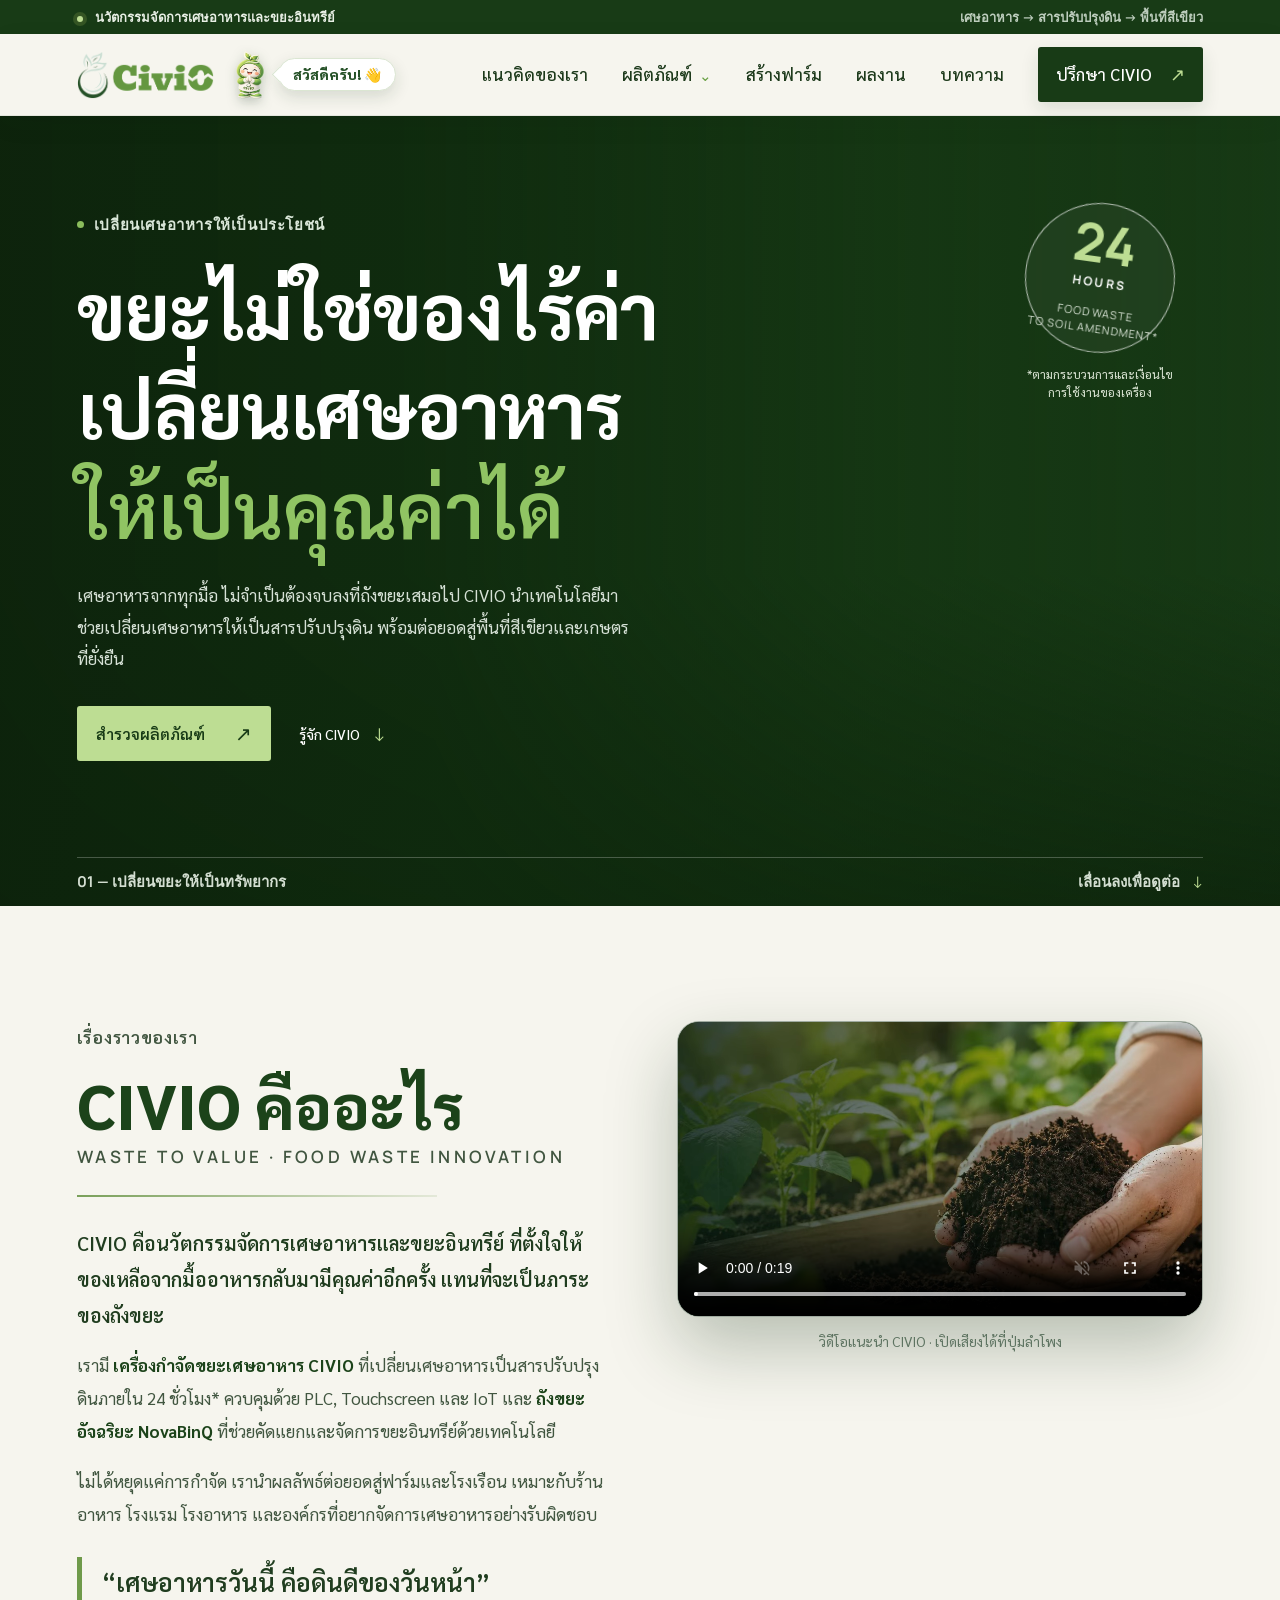
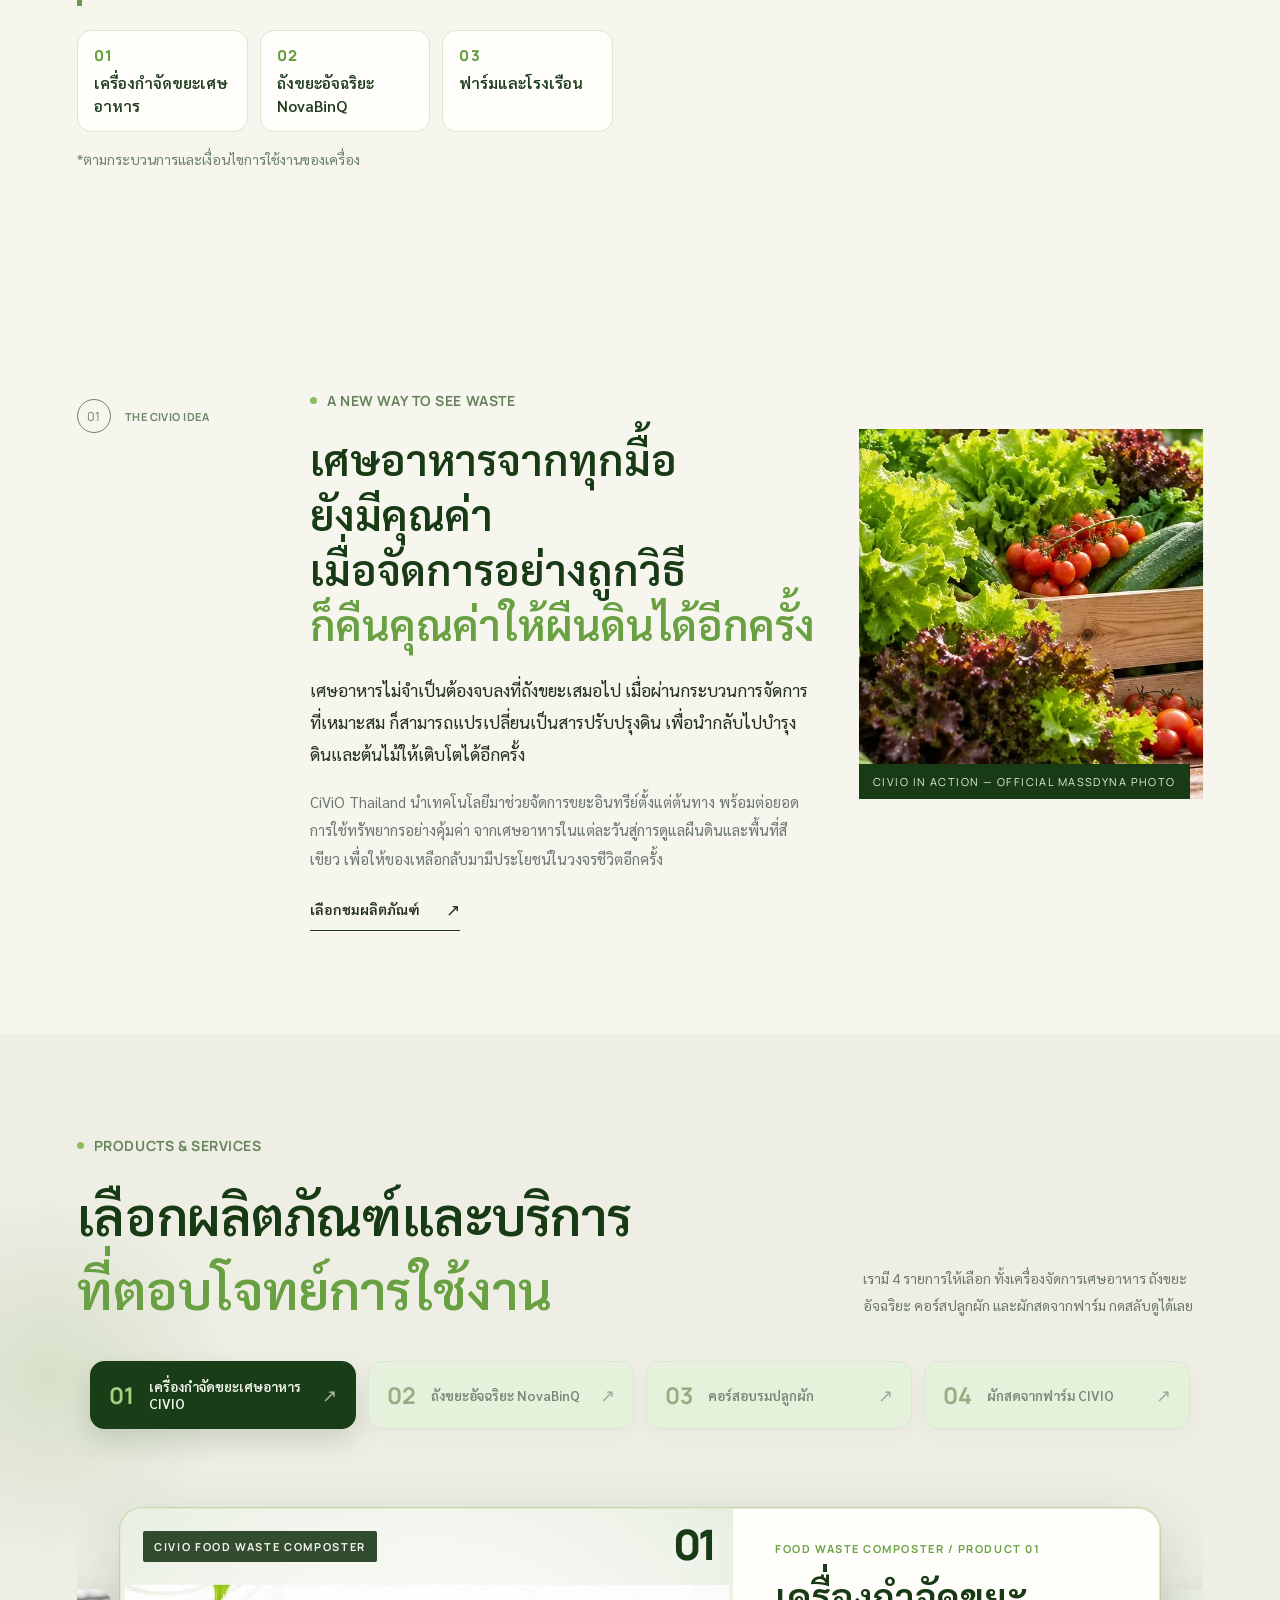
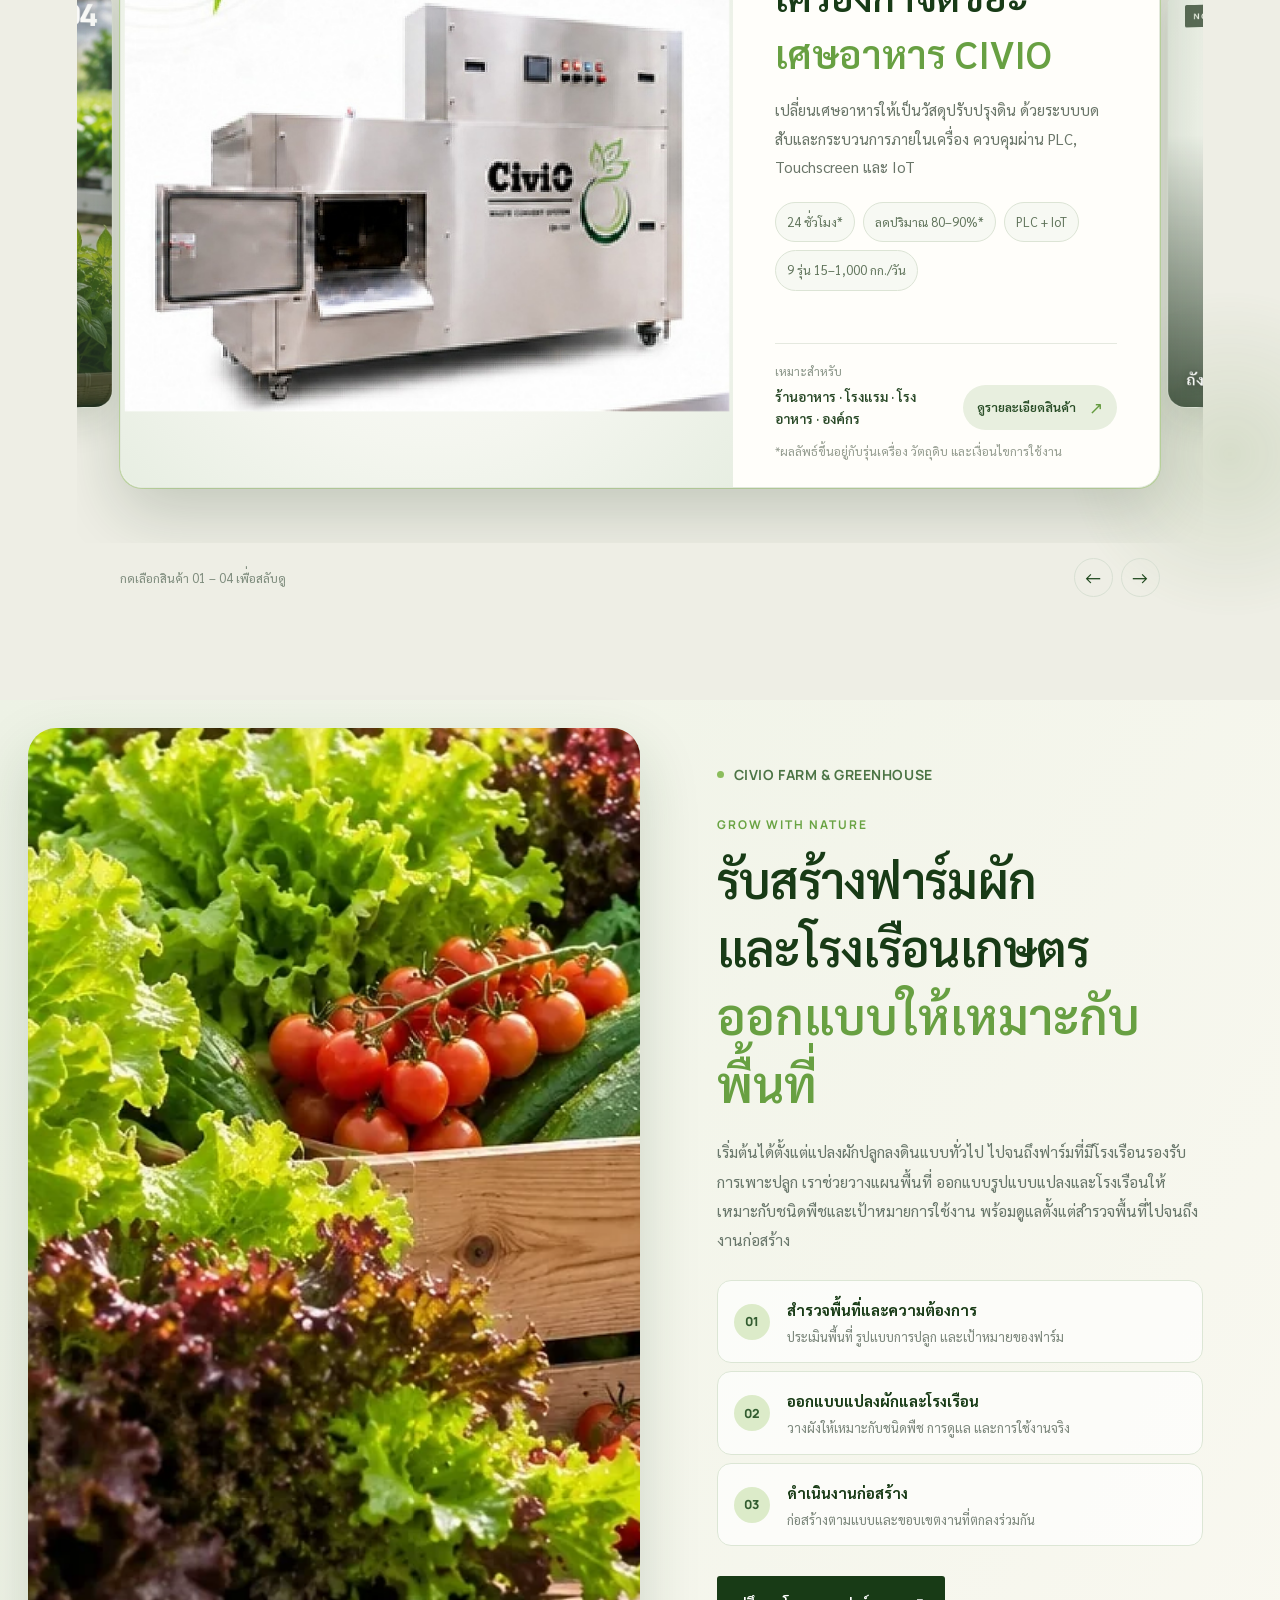
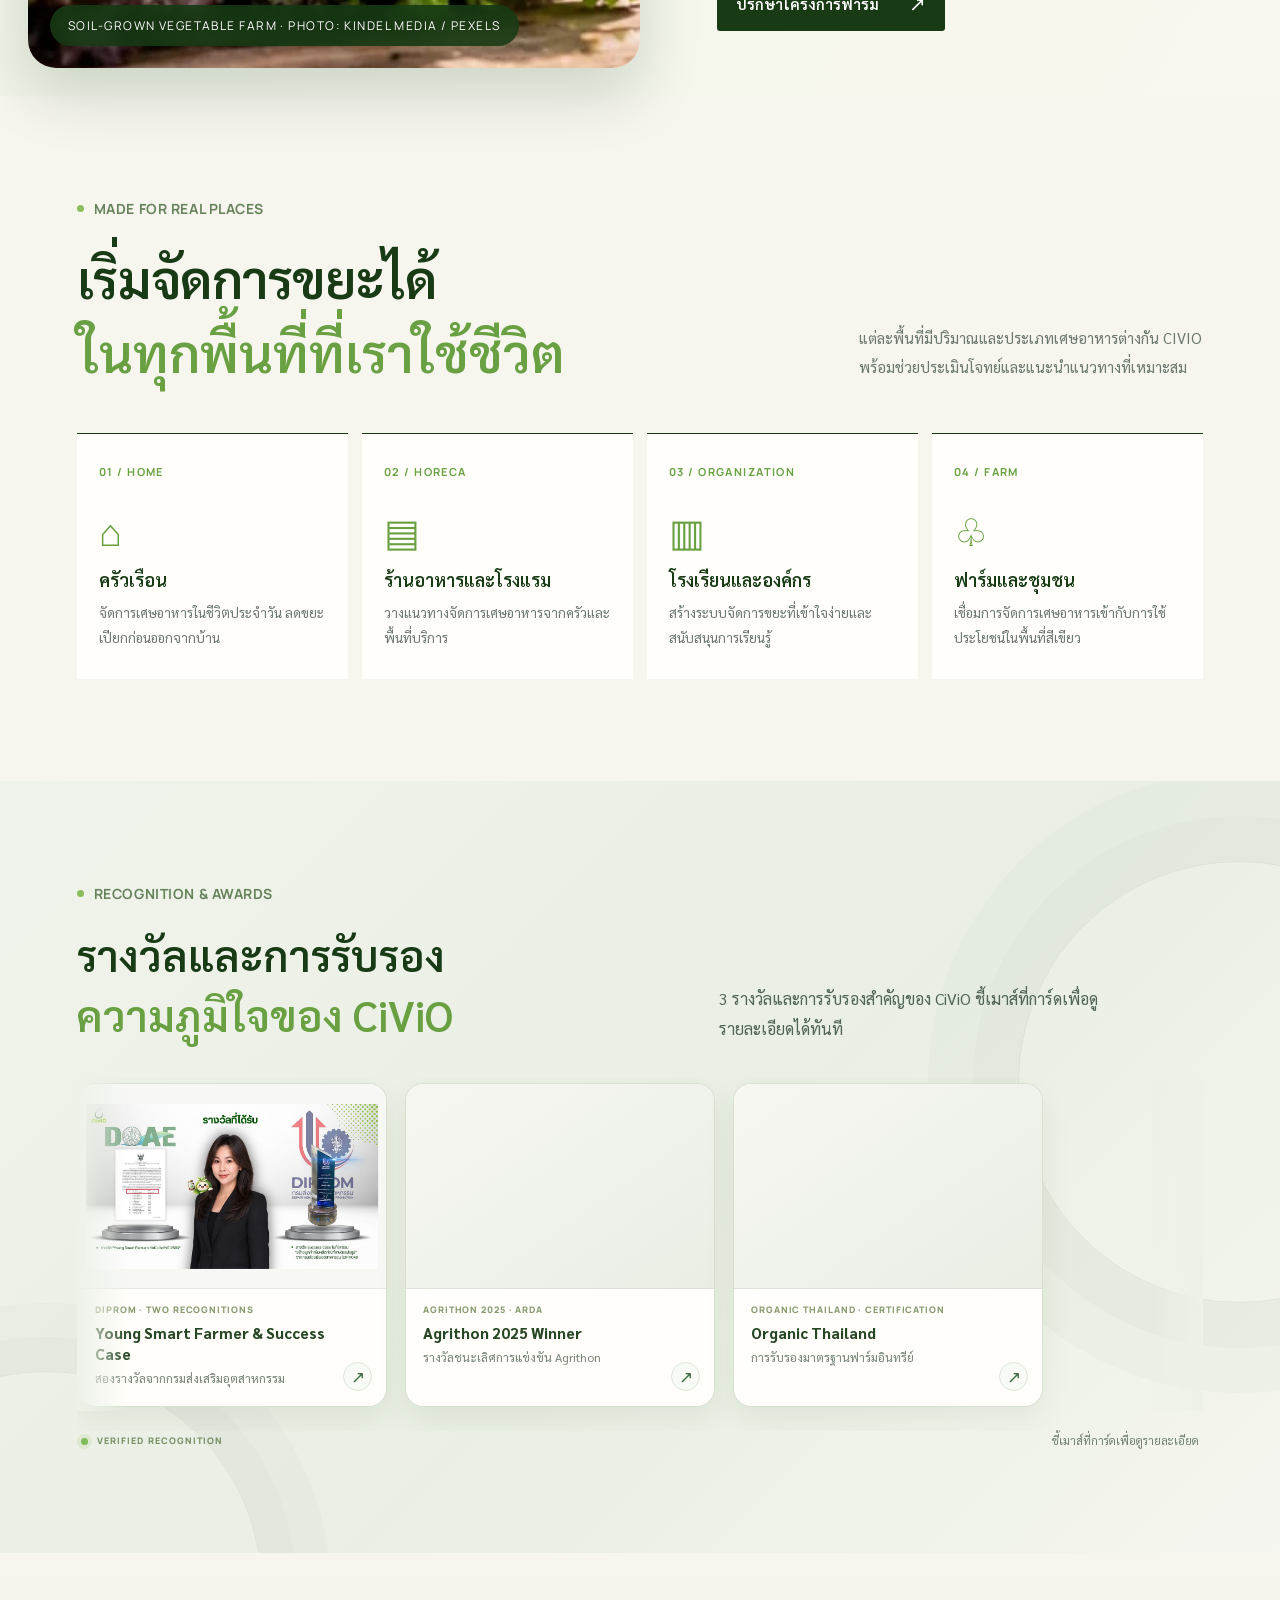
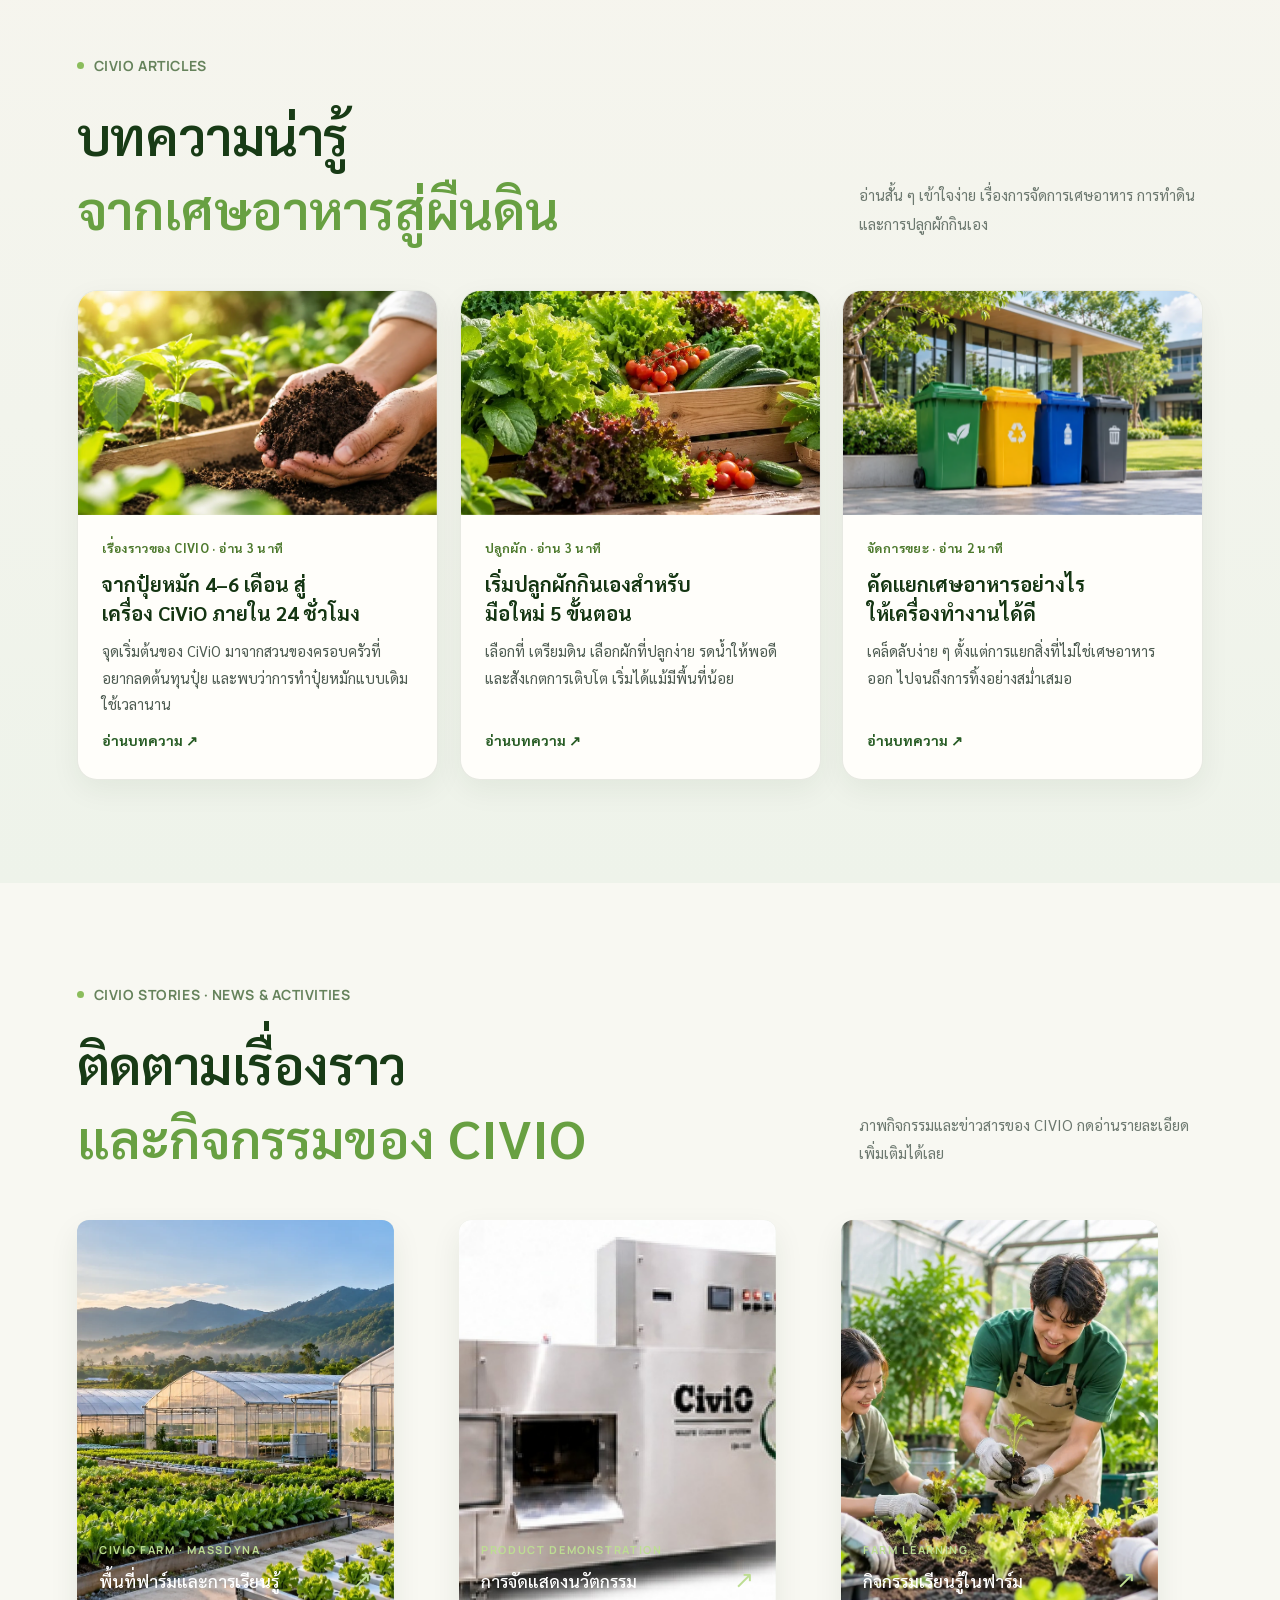
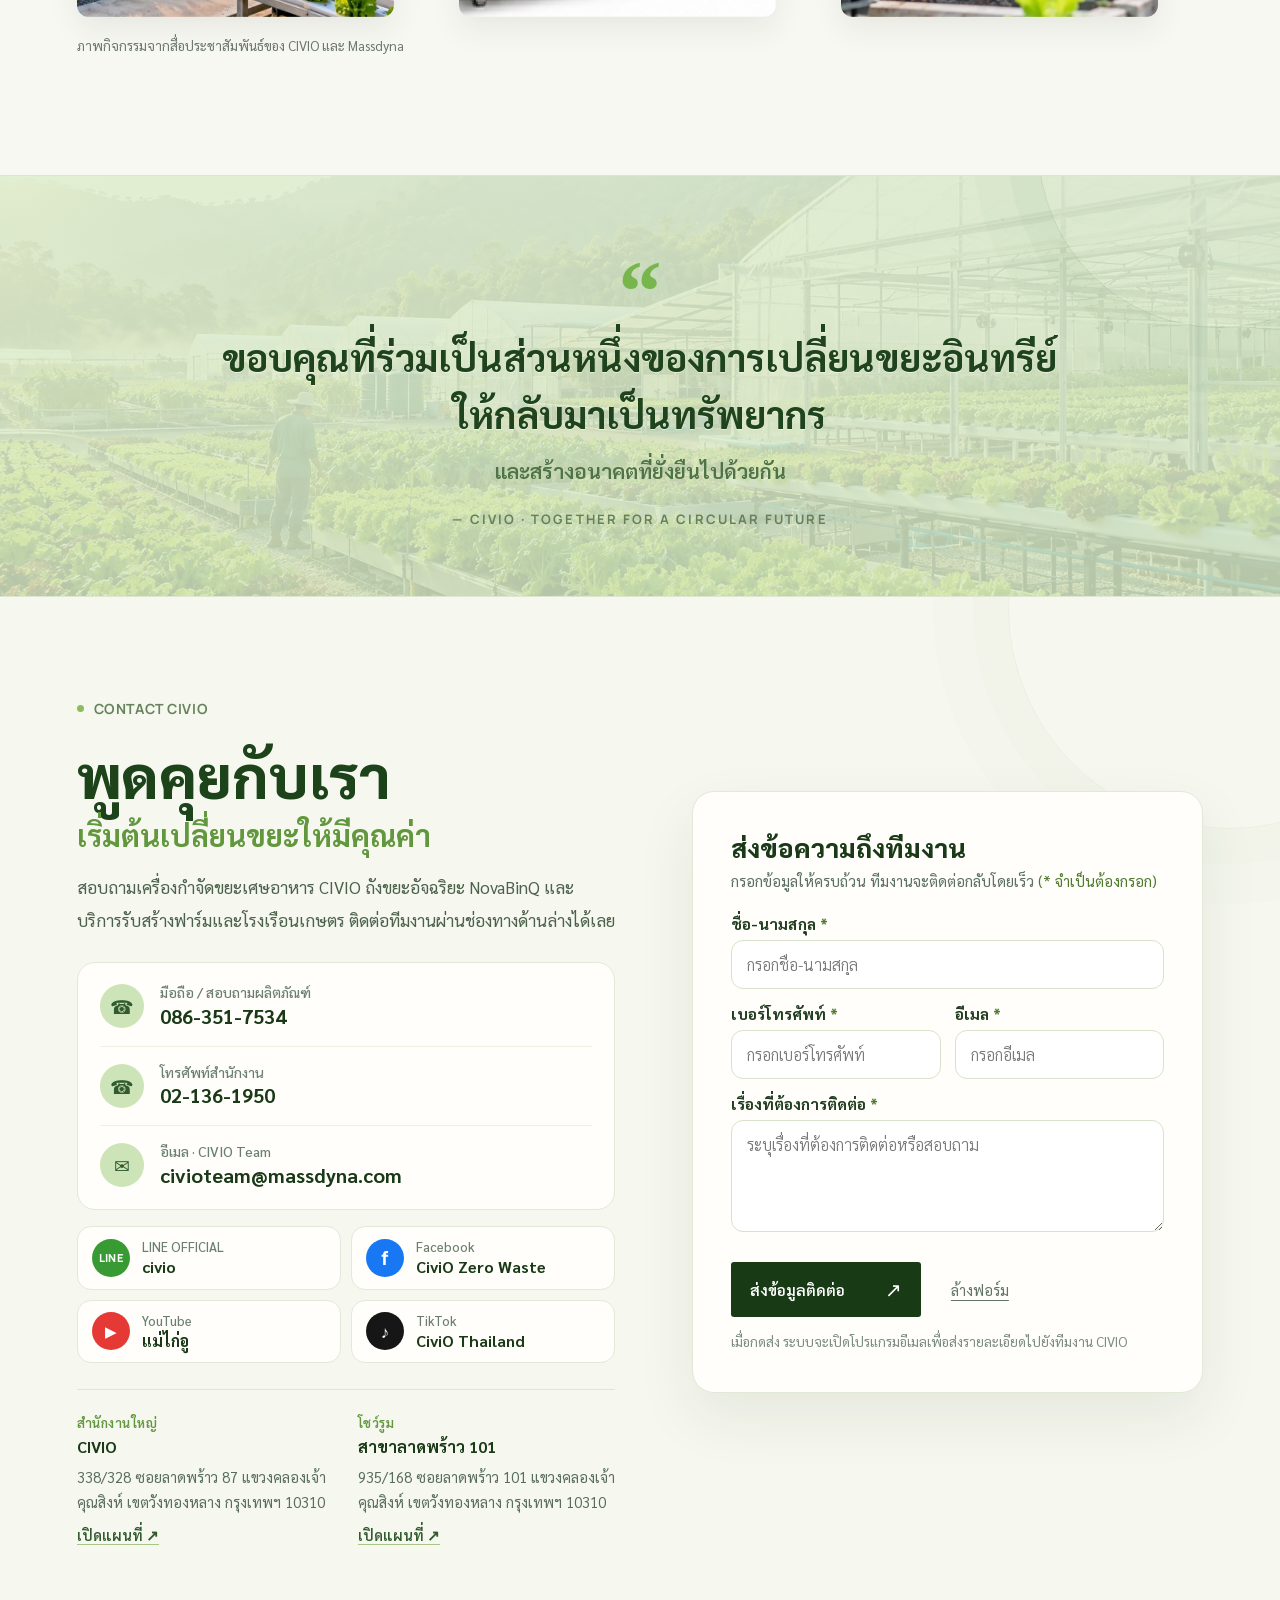
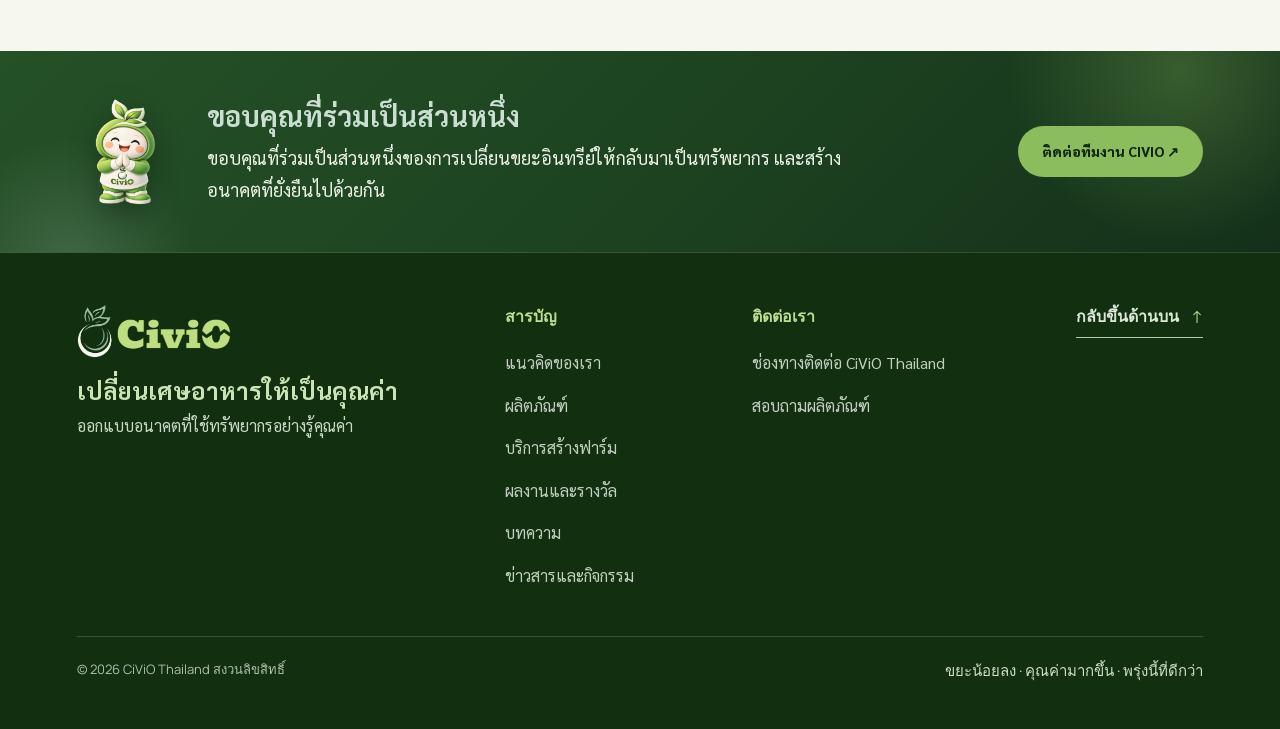
<file: index.html>
<!DOCTYPE html>
<html lang="th">
<head>
  <meta charset="UTF-8">
  <meta name="viewport" content="width=device-width, initial-scale=1.0">
  <meta name="theme-color" content="#183b16">
  <meta name="application-name" content="CiViO Thailand">
  <meta name="description" content="CiViO Thailand นวัตกรรมจัดการเศษอาหารและขยะอินทรีย์ เครื่องกำจัดขยะเศษอาหาร CiViO ถังขยะอัจฉริยะ NovaBinQ พร้อมบริการออกแบบและสร้างฟาร์มผักและโรงเรือนเกษตร">
  <meta name="robots" content="index, follow, max-image-preview:large">
  <link rel="canonical" href="https://civiothailand.github.io/CiViOWebsites/">
  <meta property="og:site_name" content="CiViO Thailand">
  <meta property="og:locale" content="th_TH">
  <meta property="og:title" content="CiViO Thailand | เปลี่ยนขยะให้เป็นคุณค่า">
  <meta property="og:description" content="นวัตกรรมจัดการเศษอาหาร เครื่องกำจัดขยะ CiViO ถังขยะอัจฉริยะ NovaBinQ และบริการฟาร์มเกษตรเพื่อการเติบโตอย่างยั่งยืน">
  <meta property="og:type" content="website">
  <meta property="og:url" content="https://civiothailand.github.io/CiViOWebsites/">
  <meta property="og:image" content="https://civiothailand.github.io/CiViOWebsites/assets/video/civio-intro-poster.jpg">
  <meta property="og:image:alt" content="CiViO Thailand นวัตกรรมเปลี่ยนเศษอาหารให้เป็นคุณค่า">
  <meta name="twitter:card" content="summary_large_image">
  <meta name="twitter:title" content="CiViO Thailand | เปลี่ยนขยะให้เป็นคุณค่า">
  <meta name="twitter:description" content="นวัตกรรมจัดการเศษอาหาร เครื่องกำจัดขยะ CiViO และถังขยะอัจฉริยะ NovaBinQ">
  <meta name="twitter:image" content="https://civiothailand.github.io/CiViOWebsites/assets/video/civio-intro-poster.jpg">
  <title>CiViO Thailand | เครื่องกำจัดขยะเศษอาหาร</title>
<link rel="icon" href="favicon.ico?v=4" sizes="any">
<link rel="icon" type="image/png" sizes="32x32" href="assets/images/favicon-32.png?v=4">
<link rel="icon" type="image/png" sizes="192x192" href="assets/images/icon-192.png?v=4">
<link rel="apple-touch-icon" href="assets/images/apple-touch-icon.png?v=4">

  <link rel="preconnect" href="https://fonts.googleapis.com">
  <link rel="preconnect" href="https://fonts.gstatic.com" crossorigin>
  <link href="https://fonts.googleapis.com/css2?family=Sarabun:wght@300;400;500;600;700;800&family=Manrope:wght@400;500;600;700;800&display=swap" rel="stylesheet">
  <link rel="stylesheet" href="assets/css/style.css?v=6">
  <script type="application/ld+json">
  {
    "@context": "https://schema.org",
    "@graph": [
      {
        "@type": "Organization",
        "@id": "https://civiothailand.github.io/CiViOWebsites/#organization",
        "name": "CiViO Thailand",
        "alternateName": "CiViO",
        "url": "https://civiothailand.github.io/CiViOWebsites/",
        "logo": "https://civiothailand.github.io/CiViOWebsites/assets/images/civio-logo.png",
        "description": "นวัตกรรมจัดการเศษอาหารและขยะอินทรีย์ เครื่องกำจัดขยะเศษอาหาร CiViO และถังขยะอัจฉริยะ NovaBinQ พร้อมแนวทางต่อยอดสู่เกษตรและพื้นที่สีเขียว"
      },
      {
        "@type": "WebSite",
        "@id": "https://civiothailand.github.io/CiViOWebsites/#website",
        "name": "CiViO Thailand",
        "alternateName": "CiViO",
        "url": "https://civiothailand.github.io/CiViOWebsites/",
        "inLanguage": "th-TH",
        "publisher": {"@id": "https://civiothailand.github.io/CiViOWebsites/#organization"}
      }
    ]
  }
  </script>
<script>document.documentElement.classList.add("fx-loader");setTimeout(function(){document.documentElement.classList.remove("fx-loader")},4000)</script>
<link rel="stylesheet" href="assets/css/effects.css?v=1">
</head>
<body>
  <div class="scroll-progress" aria-hidden="true"><span id="scrollProgress"></span></div>
  <div class="topline">
    <div class="topline-inner">
      <span><i class="live-dot"></i> นวัตกรรมจัดการเศษอาหารและขยะอินทรีย์</span>
      <span class="topline-right">เศษอาหาร → สารปรับปรุงดิน → พื้นที่สีเขียว</span>
    </div>
  </div>

  <header class="header" id="top">
    <div class="header-inner">
      <a class="brand" href="#top" aria-label="CiViO Thailand หน้าแรก"><img src="assets/images/civio-logo.png" alt="CiViO Thailand" class="brand-logo" decoding="async"></a>
<div class="header-wave" aria-hidden="true"><span class="header-wave-mascot"><img src="assets/images/civio-mascot.png" alt="" width="56" height="66" decoding="async"></span><span class="header-wave-bubble">สวัสดีครับ! <i class="wave-hand">👋</i></span></div>

      <button class="menu-toggle" type="button" aria-label="เปิดเมนู" aria-expanded="false" aria-controls="mainNav">
        <span></span><span></span>
      </button>
      <nav class="main-nav" id="mainNav" aria-label="เมนูหลัก">
        <a href="#story">แนวคิดของเรา</a>
        <div class="nav-dropdown">
          <button class="nav-dropdown-toggle" type="button" aria-expanded="false">ผลิตภัณฑ์ <span aria-hidden="true">⌄</span></button>
          <div class="nav-dropdown-menu" aria-label="เลือกผลิตภัณฑ์">
            <a href="product-civio.html"><small>ผลิตภัณฑ์ 01</small><strong>เครื่องกำจัดขยะเศษอาหาร CIVIO</strong></a>
            <a href="product-novabinq.html"><small>ผลิตภัณฑ์ 02</small><strong>ถังขยะอัจฉริยะ NovaBinQ</strong></a>
            <a href="product-course.html"><small>ผลิตภัณฑ์ 03</small><strong>คอร์สอบรมปลูกผัก</strong></a>
            <a href="product-vegetables.html"><small>ผลิตภัณฑ์ 04</small><strong>ผักสดจากฟาร์ม CIVIO</strong></a>
          </div>
        </div>
        <a href="#farm">สร้างฟาร์ม</a>
        <a href="#credibility">ผลงาน</a>
        <a href="#articles">บทความ</a>
        <a class="nav-contact" href="#contact">ปรึกษา CIVIO <b>↗</b></a>
      </nav>
    </div>
  </header>

  <main>
    <section class="hero">
      <div class="hero-image" aria-hidden="true"><div class="hero-slide hero-slide-a"></div><div class="hero-slide hero-slide-b"></div><div class="hero-slide hero-slide-c"></div><div class="hero-slide hero-slide-d"></div><div class="hero-slide hero-slide-e"></div></div>
    <div class="hero-tint" aria-hidden="true"></div>
      <div class="hero-content page-width">
        <div class="hero-copy reveal">
          <div class="eyebrow eyebrow-light"><span></span> เปลี่ยนเศษอาหารให้เป็นประโยชน์</div>
          <h1>ขยะไม่ใช่ของไร้ค่า<br>เปลี่ยนเศษอาหาร<br><em>ให้เป็นคุณค่าได้</em></h1>
          <p class="hero-description">เศษอาหารจากทุกมื้อ ไม่จำเป็นต้องจบลงที่ถังขยะเสมอไป CIVIO นำเทคโนโลยีมาช่วยเปลี่ยนเศษอาหารให้เป็นสารปรับปรุงดิน พร้อมต่อยอดสู่พื้นที่สีเขียวและเกษตรที่ยั่งยืน</p>
          <div class="hero-actions">
            <a class="btn btn-lime" href="#products">สำรวจผลิตภัณฑ์ <span>↗</span></a>
            <a class="btn-link btn-link-light" href="#story">รู้จัก CIVIO <span>↓</span></a>
          </div>
                  </div>
        <div class="hero-side reveal reveal-delay">
          <div class="hero-orbit"><span>24</span><small>HOURS</small><i>FOOD WASTE<br>TO SOIL AMENDMENT*</i></div>
          <p>*ตามกระบวนการและเงื่อนไขการใช้งานของเครื่อง</p>
        </div>
      </div>
      <div class="hero-bottom page-width">
        <span>01 — เปลี่ยนขยะให้เป็นทรัพยากร</span>
        <a href="#story">เลื่อนลงเพื่อดูต่อ <b>↓</b></a>
      </div>
    </section>

    <section class="about-civio section-space" id="about" aria-labelledby="about-title">
      <div class="about-grid page-width">
        <div class="about-copy reveal">
          <p class="about-kicker">เรื่องราวของเรา</p>
          <h2 id="about-title">CIVIO คืออะไร</h2>
          <p class="about-en">WASTE TO VALUE · FOOD WASTE INNOVATION</p>
          <span class="about-rule" aria-hidden="true"></span>
          <p class="about-lead">CIVIO คือนวัตกรรมจัดการเศษอาหารและขยะอินทรีย์ ที่ตั้งใจให้ของเหลือจากมื้ออาหารกลับมามีคุณค่าอีกครั้ง แทนที่จะเป็นภาระของถังขยะ</p>
          <p>เรามี <strong>เครื่องกำจัดขยะเศษอาหาร CIVIO</strong> ที่เปลี่ยนเศษอาหารเป็นสารปรับปรุงดินภายใน 24 ชั่วโมง* ควบคุมด้วย PLC, Touchscreen และ IoT และ <strong>ถังขยะอัจฉริยะ NovaBinQ</strong> ที่ช่วยคัดแยกและจัดการขยะอินทรีย์ด้วยเทคโนโลยี</p>
          <p>ไม่ได้หยุดแค่การกำจัด เรานำผลลัพธ์ต่อยอดสู่ฟาร์มและโรงเรือน เหมาะกับร้านอาหาร โรงแรม โรงอาหาร และองค์กรที่อยากจัดการเศษอาหารอย่างรับผิดชอบ</p>
          <blockquote class="about-quote">“เศษอาหารวันนี้ คือดินดีของวันหน้า”</blockquote>
          <ul class="about-facts" aria-label="สิ่งที่ CIVIO ทำ">
            <li><a href="#products"><b>01</b><span>เครื่องกำจัดขยะเศษอาหาร</span></a></li>
            <li><a href="#products"><b>02</b><span>ถังขยะอัจฉริยะ NovaBinQ</span></a></li>
            <li><a href="#farm"><b>03</b><span>ฟาร์มและโรงเรือน</span></a></li>
          </ul>
          <p class="about-note">*ตามกระบวนการและเงื่อนไขการใช้งานของเครื่อง</p>
        </div>
        <figure class="about-video reveal">
          <div class="about-video-frame">
            <video id="civio-intro-video" poster="assets/video/civio-intro-poster.jpg" muted loop playsinline autoplay preload="metadata" controls controlslist="nodownload" aria-label="วิดีโอแนะนำ CIVIO">
              <source src="assets/video/civio-intro.webm" type="video/webm">
              <source src="assets/video/civio-intro.mp4" type="video/mp4">
              เบราว์เซอร์ของคุณไม่รองรับการเล่นวิดีโอ
            </video>
          </div>
          <figcaption>วิดีโอแนะนำ CIVIO · เปิดเสียงได้ที่ปุ่มลำโพง</figcaption>
        </figure>
      </div>
    </section>

    <section class="manifesto section-space" id="story">
      <div class="manifesto-aside reveal">
        <span class="section-number">01</span>
        <span class="micro-label">THE CIVIO IDEA</span>
      </div>
      <div class="manifesto-content reveal">
        <div class="eyebrow"><span></span> A NEW WAY TO SEE WASTE</div>
        <h2 class="manifesto-title"><span>เศษอาหารจากทุกมื้อ</span> <span>ยังมีคุณค่า</span> <span class="mt-gap">เมื่อจัดการอย่างถูกวิธี</span> <em><span>ก็คืนคุณค่าให้ผืนดินได้อีกครั้ง</span></em></h2>
        <p class="manifesto-lead">เศษอาหารไม่จำเป็นต้องจบลงที่ถังขยะเสมอไป เมื่อผ่านกระบวนการจัดการที่เหมาะสม ก็สามารถแปรเปลี่ยนเป็นสารปรับปรุงดิน เพื่อนำกลับไปบำรุงดินและต้นไม้ให้เติบโตได้อีกครั้ง</p>
        <p class="body-copy">CiViO Thailand นำเทคโนโลยีมาช่วยจัดการขยะอินทรีย์ตั้งแต่ต้นทาง พร้อมต่อยอดการใช้ทรัพยากรอย่างคุ้มค่า จากเศษอาหารในแต่ละวันสู่การดูแลผืนดินและพื้นที่สีเขียว เพื่อให้ของเหลือกลับมามีประโยชน์ในวงจรชีวิตอีกครั้ง</p>
        <a class="under-link" href="#products">เลือกชมผลิตภัณฑ์ <span>↗</span></a>
      </div>
      <div class="manifesto-image reveal">
        <img src="https://massdyna.com/wp-content/uploads/2025/11/IMG_0569.jpeg" alt="ภาพกิจกรรม CiviO Farm ที่เผยแพร่โดย Massdyna" loading="lazy">
        <div class="image-credit">CIVIO IN ACTION — OFFICIAL MASSDYNA PHOTO</div>
      </div>
    </section>

    <section class="product-section section-space" id="products">
      <div class="section-header page-width reveal">
        <div>
          <div class="eyebrow"><span></span> PRODUCTS & SERVICES</div>
          <h2>เลือกผลิตภัณฑ์และบริการ<br><em>ที่ตอบโจทย์การใช้งาน</em></h2>
        </div>
        <p>เรามี 4 รายการให้เลือก ทั้งเครื่องจัดการเศษอาหาร ถังขยะอัจฉริยะ คอร์สปลูกผัก และผักสดจากฟาร์ม กดสลับดูได้เลย</p>
      </div>

      <div class="product-showcase page-width" data-product-carousel>
        <div class="product-selector product-selector-top" role="group" aria-label="เลือกผลิตภัณฑ์">
          <button class="product-selector-button is-active" type="button" data-product-select="0" aria-pressed="true">
            <span>01</span><small>เครื่องกำจัดขยะเศษอาหาร CIVIO</small><b>↗</b>
          </button>
          <button class="product-selector-button" type="button" data-product-select="1" aria-pressed="false">
            <span>02</span><small>ถังขยะอัจฉริยะ NovaBinQ</small><b>↗</b>
          </button>
          <button class="product-selector-button" type="button" data-product-select="2" aria-pressed="false">
            <span>03</span><small>คอร์สอบรมปลูกผัก</small><b>↗</b>
          </button>
          <button class="product-selector-button" type="button" data-product-select="3" aria-pressed="false">
            <span>04</span><small>ผักสดจากฟาร์ม CIVIO</small><b>↗</b>
          </button>
        </div>

        <div class="product-carousel-stage" aria-label="เลือกชมผลิตภัณฑ์ CIVIO">
          <article class="product-slide is-active" data-product-slide="0" tabindex="0" aria-label="สินค้า 01 เครื่องกำจัดขยะเศษอาหาร CIVIO">
            <div class="product-slide-image product-image-contain">
              <img src="https://massdyna.com/wp-content/uploads/2026/08/3414c676-9cdc-49a3-9c5f-7c2a30764273-800x800.png" onerror="this.onerror=null;this.src='assets/images/civio-machine-product.jpg'" alt="เครื่องกำจัดขยะเศษอาหาร CIVIO ตัวเครื่องสเตนเลส" loading="eager" fetchpriority="high" decoding="async">
              <span class="slide-image-label">CIVIO FOOD WASTE COMPOSTER</span>
              <span class="slide-number">01</span>
              <span class="slide-inactive-title">เครื่องกำจัดขยะเศษอาหาร CIVIO</span>
            </div>
            <div class="product-slide-content">
              <div class="product-meta">FOOD WASTE COMPOSTER / PRODUCT 01</div>
              <h3>เครื่องกำจัดขยะ<br><em>เศษอาหาร CIVIO</em></h3>
              <p>เปลี่ยนเศษอาหารให้เป็นวัสดุปรับปรุงดิน ด้วยระบบบดสับและกระบวนการภายในเครื่อง ควบคุมผ่าน PLC, Touchscreen และ IoT</p>
              <div class="spec-chips"><span>24 ชั่วโมง*</span><span>ลดปริมาณ 80–90%*</span><span>PLC + IoT</span><span>9 รุ่น 15–1,000 กก./วัน</span></div>
              <div class="slide-product-foot">
                <div><small>เหมาะสำหรับ</small><strong>ร้านอาหาร · โรงแรม · โรงอาหาร · องค์กร</strong></div>
                <a href="product-civio.html" class="product-detail-link">ดูรายละเอียดสินค้า <b>↗</b></a>
              </div>
              <small class="product-footnote">*ผลลัพธ์ขึ้นอยู่กับรุ่นเครื่อง วัตถุดิบ และเงื่อนไขการใช้งาน</small>
            </div>
          </article>

          <article class="product-slide is-next" data-product-slide="1" tabindex="0" aria-label="สินค้า 02 ถังขยะอัจฉริยะ NovaBinQ">
            <div class="product-slide-image product-image-contain smart-bin-image">
              <img src="assets/images/novabinq-smart-bin.png" alt="ถังขยะอัจฉริยะ NovaBinQ ตัวเครื่องสเตนเลสพร้อมหน้าจอ" loading="eager" decoding="async">
              <span class="slide-image-label">NOVABINQ · AI SMART WASTE SORTING</span>
              <span class="slide-number">02</span>
              <span class="slide-inactive-title">ถังขยะอัจฉริยะ NovaBinQ</span>
            </div>
            <div class="product-slide-content">
              <div class="product-meta">AI SMART WASTE SORTING / PRODUCT 02</div>
              <h3>ถังขยะอัจฉริยะ<br><em>NovaBinQ</em></h3>
              <p>ช่วยคัดแยกขยะตั้งแต่จุดทิ้ง ด้วยกล้อง AI และกลไกอัตโนมัติ ส่งขยะไปยังช่องรองรับภายในเครื่อง 4 ช่อง</p>
              <div class="spec-chips"><span>AI Camera</span><span>ถาดอัตโนมัติ</span><span>4 ช่องรองรับ</span></div>
              <div class="slide-product-foot">
                <div><small>เหมาะสำหรับ</small><strong>สำนักงาน · อาคาร · โรงเรียน · พื้นที่ส่วนกลาง</strong></div>
                <a href="product-novabinq.html" class="product-detail-link">ดูรายละเอียดสินค้า <b>↗</b></a>
              </div>
              <small class="product-footnote">สอบถามทีมงานเพื่อรับข้อมูลรายละเอียดเพิ่มเติม</small>
            </div>
          </article>

          <article class="product-slide is-back" data-product-slide="2" tabindex="0" aria-label="สินค้า 03 คอร์สอบรมปลูกผักอินทรีย์">
            <div class="product-slide-image">
              <img src="assets/images/organic-gardening-course.webp" alt="คอร์สอบรมปลูกผักอินทรีย์" loading="lazy" decoding="async">
              <span class="slide-image-label">CIVIO ORGANIC GROWING COURSE</span>
              <span class="slide-number">03</span>
              <span class="slide-inactive-title">คอร์สอบรมปลูกผักอินทรีย์</span>
            </div>
            <div class="product-slide-content">
              <div class="product-meta">TRAINING COURSE / PRODUCT 03</div>
              <h3>คอร์สอบรม<br><em>ปลูกผักอินทรีย์</em></h3>
              <p>เรียนปลูกผักตั้งแต่เตรียมดิน เพาะกล้า ดูแล จนเก็บเกี่ยว ด้วยสารปรับปรุงดินจากเศษอาหาร เหมาะกับมือใหม่</p>
              <div class="spec-chips"><span>เหมาะกับมือใหม่</span><span>ปลูกผักอินทรีย์</span><span>ลงมือทำจริง</span></div>
              <div class="slide-product-foot">
                <div><small>เหมาะสำหรับ</small><strong>ครัวเรือน · ชุมชน · โรงเรียน · องค์กร</strong></div>
                <a href="product-course.html" class="product-detail-link">ดูรายละเอียด <b>↗</b></a>
              </div>
              <small class="product-footnote">สอบถามรอบอบรมและอัตราค่าบริการกับทีมงาน</small>
            </div>
          </article>

          <article class="product-slide is-back" data-product-slide="3" tabindex="0" aria-label="สินค้า 04 ผักสดจากฟาร์ม CIVIO">
            <div class="product-slide-image">
              <img src="assets/images/organic-vegetables-farm.webp" alt="ผักสดจากฟาร์ม CIVIO" loading="lazy" decoding="async">
              <span class="slide-image-label">FRESH FROM CIVIO FARM</span>
              <span class="slide-number">04</span>
              <span class="slide-inactive-title">ผักสดจากฟาร์ม CIVIO</span>
            </div>
            <div class="product-slide-content">
              <div class="product-meta">FRESH VEGETABLES / PRODUCT 04</div>
              <h3>ผักสดจาก<br><em>ฟาร์ม CIVIO</em></h3>
              <p>ผักอินทรีย์ที่ปลูกในดินบำรุงด้วยสารปรับปรุงดินจากเศษอาหาร สั่งซื้อผ่านทีมงานได้ ทั้งครัวเรือนและร้านอาหาร</p>
              <div class="spec-chips"><span>ผักอินทรีย์</span><span>ดินจากเศษอาหาร</span><span>สั่งผ่านทีมงาน</span></div>
              <div class="slide-product-foot">
                <div><small>เหมาะสำหรับ</small><strong>ครัวเรือน · ร้านอาหาร · โรงแรม</strong></div>
                <a href="product-vegetables.html" class="product-detail-link">ดูรายละเอียด <b>↗</b></a>
              </div>
              <small class="product-footnote">รายการผัก ราคา และรอบจัดส่งขึ้นอยู่กับฤดูกาล สอบถามทีมงาน</small>
            </div>
          </article>
        </div>

        <div class="product-carousel-controls product-carousel-controls-bottom">
          <span class="product-carousel-hint">กดเลือกสินค้า 01 – 04 เพื่อสลับดู</span>
          <div class="product-carousel-arrows">
            <button type="button" data-product-prev aria-label="สินค้าก่อนหน้า">←</button>
            <button type="button" data-product-next aria-label="สินค้าถัดไป">→</button>
          </div>
        </div>
      </div>
    </section>

    <section class="farm-section" id="farm">
      <div class="farm-image reveal">
        <img src="https://images.pexels.com/photos/7457048/pexels-photo-7457048.jpeg?cs=srgb&dl=pexels-kindelmedia-7457048.jpg&fm=jpg" alt="แปลงผักปลูกลงดินเป็นแถวในฟาร์มกลางแจ้ง ไม่มีชั้นวางหรือระบบปลูกผักแบบไฮโดรโปนิกส์" loading="lazy">
        <span class="farm-image-caption">SOIL-GROWN VEGETABLE FARM · PHOTO: KINDEL MEDIA / PEXELS</span>
      </div>
      <div class="farm-copy reveal">
        <div class="eyebrow"><span></span> CIVIO FARM & GREENHOUSE</div>
        <p class="farm-overline">GROW WITH NATURE</p>
        <h2>รับสร้างฟาร์มผัก<br>และโรงเรือนเกษตร<br><em>ออกแบบให้เหมาะกับพื้นที่</em></h2>
        <p class="farm-intro">เริ่มต้นได้ตั้งแต่แปลงผักปลูกลงดินแบบทั่วไป ไปจนถึงฟาร์มที่มีโรงเรือนรองรับการเพาะปลูก เราช่วยวางแผนพื้นที่ ออกแบบรูปแบบแปลงและโรงเรือนให้เหมาะกับชนิดพืชและเป้าหมายการใช้งาน พร้อมดูแลตั้งแต่สำรวจพื้นที่ไปจนถึงงานก่อสร้าง</p>
        <div class="farm-services farm-services-simple">
          <div><span>01</span><p><strong>สำรวจพื้นที่และความต้องการ</strong><small>ประเมินพื้นที่ รูปแบบการปลูก และเป้าหมายของฟาร์ม</small></p></div>
          <div><span>02</span><p><strong>ออกแบบแปลงผักและโรงเรือน</strong><small>วางผังให้เหมาะกับชนิดพืช การดูแล และการใช้งานจริง</small></p></div>
          <div><span>03</span><p><strong>ดำเนินงานก่อสร้าง</strong><small>ก่อสร้างตามแบบและขอบเขตงานที่ตกลงร่วมกัน</small></p></div>
        </div>
        <a class="btn btn-forest" href="#contact">ปรึกษาโครงการฟาร์ม <span>↗</span></a>
      </div>
    </section>

    <section class="use-cases section-space">
      <div class="section-header page-width reveal">
        <div><div class="eyebrow"><span></span> MADE FOR REAL PLACES</div><h2>เริ่มจัดการขยะได้<br><em>ในทุกพื้นที่ที่เราใช้ชีวิต</em></h2></div>
        <p>แต่ละพื้นที่มีปริมาณและประเภทเศษอาหารต่างกัน CIVIO พร้อมช่วยประเมินโจทย์และแนะนำแนวทางที่เหมาะสม</p>
      </div>
      <div class="use-case-grid page-width">
        <article class="use-case reveal"><span>01 / HOME</span><div class="use-case-icon">⌂</div><h3>ครัวเรือน</h3><p>จัดการเศษอาหารในชีวิตประจำวัน ลดขยะเปียกก่อนออกจากบ้าน</p></article>
        <article class="use-case reveal"><span>02 / HORECA</span><div class="use-case-icon">▤</div><h3>ร้านอาหารและโรงแรม</h3><p>วางแนวทางจัดการเศษอาหารจากครัวและพื้นที่บริการ</p></article>
        <article class="use-case reveal"><span>03 / ORGANIZATION</span><div class="use-case-icon">▥</div><h3>โรงเรียนและองค์กร</h3><p>สร้างระบบจัดการขยะที่เข้าใจง่ายและสนับสนุนการเรียนรู้</p></article>
        <article class="use-case reveal"><span>04 / FARM</span><div class="use-case-icon">♧</div><h3>ฟาร์มและชุมชน</h3><p>เชื่อมการจัดการเศษอาหารเข้ากับการใช้ประโยชน์ในพื้นที่สีเขียว</p></article>
      </div>
    </section>

    <section class="credibility-section section-space" id="credibility">
      <div class="page-width">
        <div class="section-header reveal">
          <div>
            <div class="eyebrow"><span></span> RECOGNITION & AWARDS</div>
            <h2>รางวัลและการรับรอง<br><em>ความภูมิใจของ CiViO</em></h2>
          </div>
          <p>3 รางวัลและการรับรองสำคัญของ CiViO ชี้เมาส์ที่การ์ดเพื่อดูรายละเอียดได้ทันที</p>
        </div>

        <div class="award-marquee reveal" role="region" aria-label="แกลเลอรีรางวัลและการรับรองของ CiViO Thailand">
          <div class="award-marquee-viewport">
            <div class="award-track" id="awardTrack">
              <div class="award-track-set">
                <button class="award-marquee-card award-marquee-card--document" type="button" data-award-open data-image="assets/images/civio-award-young-smart-farmer-diprom.jpg" data-alt="ภาพหลักฐานรางวัล Young Smart Farmer แห่งปี ประจำปี 2569 และรางวัล Success Case จาก DIPROM" data-title="Young Smart Farmer & Success Case" data-description="ได้รับรางวัล Young Smart Farmer แห่งปี ประจำปี 2569 และรางวัล Success Case ในกิจกรรมสร้างมูลค่าเพิ่มผลิตภัณฑ์เกษตรแปรรูป จากกรมส่งเสริมอุตสาหกรรม (DIPROM)" data-points="Young Smart Farmer แห่งปี ประจำปี 2569|Success Case จากกรมส่งเสริมอุตสาหกรรม (DIPROM)">
                  <span class="award-marquee-photo"><img src="assets/images/civio-award-young-smart-farmer-diprom.jpg" alt="หลักฐานรางวัล Young Smart Farmer และ Success Case จาก DIPROM" loading="eager" decoding="async"></span>
                  <span class="award-marquee-copy"><small>DIPROM · TWO RECOGNITIONS</small><strong>Young Smart Farmer & Success Case</strong><em>สองรางวัลจากกรมส่งเสริมอุตสาหกรรม</em></span>
                  <span class="award-marquee-open" aria-hidden="true">↗</span>
                </button>

                <button class="award-marquee-card" type="button" data-award-open data-image="https://massdyna.com/wp-content/uploads/2025/05/Agrithon-4-300x400.jpg" data-alt="ภาพผู้แทน CiviO บนเวที Agrithon 2025" data-title="Agrithon 2025 · Winner" data-description="CiviO ได้รับรางวัลชนะเลิศในการแข่งขัน Agrithon จัดโดยสำนักงานพัฒนาการวิจัยการเกษตร (องค์การมหาชน) เมื่อวันที่ 21 พฤษภาคม 2025" data-points="รางวัลชนะเลิศ Agrithon 2025|รางวัล Champ of the Week ในหมวดเทคโนโลยี (รายการ Agrithon)|จัดโดยสำนักงานพัฒนาการวิจัยการเกษตร (องค์การมหาชน)" data-source="https://massdyna.com/civio-%E0%B8%84%E0%B8%A7%E0%B9%89%E0%B8%B2%E0%B8%A3%E0%B8%B2%E0%B8%87%E0%B8%A7%E0%B8%B1%E0%B8%A5%E0%B8%8A%E0%B8%B0%E0%B9%80%E0%B8%A5%E0%B8%B4%E0%B8%A8%E0%B9%83%E0%B8%99%E0%B8%81%E0%B8%B2/">
                  <span class="award-marquee-photo"><img src="https://massdyna.com/wp-content/uploads/2025/05/Agrithon-4-300x400.jpg" alt="ภาพผู้แทน CiviO บนเวที Agrithon 2025" loading="lazy" decoding="async"></span>
                  <span class="award-marquee-copy"><small>AGRITHON 2025 · ARDA</small><strong>Agrithon 2025 Winner</strong><em>รางวัลชนะเลิศการแข่งขัน Agrithon</em></span>
                  <span class="award-marquee-open" aria-hidden="true">↗</span>
                </button>

                <button class="award-marquee-card" type="button" data-award-open data-image="https://massdyna.com/wp-content/uploads/2025/11/IMG_0548-1067x800.jpeg" data-alt="ภาพการตรวจประเมิน CiviO Farm เพื่อรับรอง Organic Thailand" data-title="Organic Thailand · Certification" data-description="CiviO Farm ผ่านการตรวจรับรองมาตรฐาน Organic Thailand จากกรมวิชาการเกษตร ตามที่ Massdyna เผยแพร่เมื่อ 11 พฤศจิกายน 2025 รายการนี้เป็นการรับรองมาตรฐาน จึงแยกจากหมวดรางวัล" data-points="การรับรองมาตรฐาน Organic Thailand|ตรวจประเมินโดยกรมวิชาการเกษตร" data-fallback="assets/images/organic-vegetables-farm.webp" data-source="https://massdyna.com/civio-farm-%E0%B8%9C%E0%B9%88%E0%B8%B2%E0%B8%99%E0%B8%81%E0%B8%B2%E0%B8%A3%E0%B8%95%E0%B8%A3%E0%B8%A7%E0%B8%88%E0%B8%A3%E0%B8%B1%E0%B8%9A%E0%B8%A3%E0%B8%AD%E0%B8%87%E0%B8%A1%E0%B8%B2%E0%B8%95%E0%B8%A3/">
                  <span class="award-marquee-photo"><img src="https://massdyna.com/wp-content/uploads/2025/11/IMG_0548-1067x800.jpeg" alt="ภาพการตรวจประเมิน CiviO Farm เพื่อรับรอง Organic Thailand" loading="lazy" decoding="async" data-fallback="assets/images/organic-vegetables-farm.webp"></span>
                  <span class="award-marquee-copy"><small>ORGANIC THAILAND · CERTIFICATION</small><strong>Organic Thailand</strong><em>การรับรองมาตรฐานฟาร์มอินทรีย์</em></span>
                  <span class="award-marquee-open" aria-hidden="true">↗</span>
                </button>
              </div>
            </div>
          </div>
          <div class="award-marquee-footer">
            <span><i aria-hidden="true"></i> VERIFIED RECOGNITION</span>
            <span>ชี้เมาส์ที่การ์ดเพื่อดูรายละเอียด</span>
          </div>
        </div>
      </div>
    </section>

        <section class="articles-section section-space" id="articles">
      <div class="section-header page-width reveal">
        <div><div class="eyebrow"><span></span> CIVIO ARTICLES</div><h2>บทความน่ารู้<br><em>จากเศษอาหารสู่ผืนดิน</em></h2></div>
        <p>อ่านสั้น ๆ เข้าใจง่าย เรื่องการจัดการเศษอาหาร การทำดิน และการปลูกผักกินเอง</p>
      </div>
      <div class="article-grid page-width">
        <a class="article-card reveal" href="article-01.html">
          <div class="article-thumb"><img src="assets/images/compost-soil-seedlings.webp" alt="ต้นกล้าในดินที่ได้จากเศษอาหาร" loading="lazy"></div>
          <div class="article-body"><small>เรื่องราวของ CIVIO · อ่าน 3 นาที</small><h3>จากปุ๋ยหมัก 4–6 เดือน สู่เครื่อง CiViO ภายใน 24 ชั่วโมง</h3><p>จุดเริ่มต้นของ CiViO มาจากสวนของครอบครัวที่อยากลดต้นทุนปุ๋ย และพบว่าการทำปุ๋ยหมักแบบเดิมใช้เวลานาน</p><b>อ่านบทความ ↗</b></div>
        </a>
        <a class="article-card reveal reveal-delay" href="article-02.html">
          <div class="article-thumb"><img src="assets/images/vegetable-farm-natural.webp" alt="แปลงผักอินทรีย์" loading="lazy"></div>
          <div class="article-body"><small>ปลูกผัก · อ่าน 3 นาที</small><h3>เริ่มปลูกผักกินเองสำหรับมือใหม่ 5 ขั้นตอน</h3><p>เลือกที่ เตรียมดิน เลือกผักที่ปลูกง่าย รดน้ำให้พอดี และสังเกตการเติบโต เริ่มได้แม้มีพื้นที่น้อย</p><b>อ่านบทความ ↗</b></div>
        </a>
        <a class="article-card reveal" href="article-03.html">
          <div class="article-thumb"><img src="assets/images/waste-sorting-bins-concept.webp" alt="ถังคัดแยกขยะ" loading="lazy"></div>
          <div class="article-body"><small>จัดการขยะ · อ่าน 2 นาที</small><h3>คัดแยกเศษอาหารอย่างไรให้เครื่องทำงานได้ดี</h3><p>เคล็ดลับง่าย ๆ ตั้งแต่การแยกสิ่งที่ไม่ใช่เศษอาหารออก ไปจนถึงการทิ้งอย่างสม่ำเสมอ</p><b>อ่านบทความ ↗</b></div>
        </a>
      </div>
    </section>

    <section class="proof-section section-space" id="real-work">
      <div class="section-header page-width reveal">
        <div><div class="eyebrow"><span></span> CIVIO STORIES · NEWS & ACTIVITIES</div><h2>ติดตามเรื่องราว<br><em>และกิจกรรมของ CIVIO</em></h2></div>
        <p>ภาพกิจกรรมและข่าวสารของ CIVIO กดอ่านรายละเอียดเพิ่มเติมได้เลย</p>
      </div>
      <div class="proof-grid page-width">
        <a class="proof-card proof-card-large reveal" href="news-01.html">
          <img src="assets/images/farm-greenhouse.webp" data-remote="https://massdyna.com/wp-content/uploads/2025/11/IMG_0570.jpeg" alt="การเยี่ยมชมและสาธิตเครื่องกำจัดขยะ CiviO ที่เผยแพร่โดย Massdyna" loading="lazy">
          <span class="proof-caption"><small>CIVIO FARM · MASSDYNA</small><strong>พื้นที่ฟาร์มและการเรียนรู้</strong><b>↗</b></span>
        </a>
        <a class="proof-card reveal" href="news-02.html">
          <img src="assets/images/civio-machine-product.jpg" data-remote="https://massdyna.com/wp-content/uploads/2025/11/IMG_0488.jpeg" alt="การนำเสนอนวัตกรรม CiviO ในงานจัดแสดงที่เผยแพร่โดย Massdyna" loading="lazy">
          <span class="proof-caption"><small>PRODUCT DEMONSTRATION</small><strong>การจัดแสดงนวัตกรรม</strong><b>↗</b></span>
        </a>
        <a class="proof-card reveal reveal-delay" href="news-03.html">
          <img src="assets/images/organic-gardening-course.webp" data-remote="https://massdyna.com/wp-content/uploads/2025/11/IMG_0572.jpeg" alt="กิจกรรมเรียนรู้และเก็บผักในพื้นที่ฟาร์มที่เผยแพร่โดย Massdyna" loading="lazy">
          <span class="proof-caption"><small>FARM LEARNING</small><strong>กิจกรรมเรียนรู้ในฟาร์ม</strong><b>↗</b></span>
        </a>
      </div>
      <p class="proof-note page-width">ภาพกิจกรรมจากสื่อประชาสัมพันธ์ของ CIVIO และ Massdyna</p>
    </section>

      <section class="gratitude-section" aria-label="คำขอบคุณจาก CIVIO">
    <div class="gratitude-inner page-width">
      <span class="gratitude-mark" aria-hidden="true">“</span>
      <blockquote class="gratitude-copy">
        <h2>ขอบคุณที่ร่วมเป็นส่วนหนึ่งของการเปลี่ยนขยะอินทรีย์<br class="gratitude-break">ให้กลับมาเป็นทรัพยากร</h2>
        <p>และสร้างอนาคตที่ยั่งยืนไปด้วยกัน</p>
      </blockquote>
      <span class="gratitude-eyebrow">— CIVIO · TOGETHER FOR A CIRCULAR FUTURE</span>
    </div>
  </section>

    <section class="contact-section section-space" id="contact">
      <div class="ct-layout page-width">
        <div class="ct-copy reveal">
          <div class="eyebrow"><span></span> CONTACT CIVIO</div>
          <h2 class="ct-title">พูดคุยกับเรา<small>เริ่มต้นเปลี่ยนขยะให้มีคุณค่า</small></h2>
          <p class="ct-intro">สอบถามเครื่องกำจัดขยะเศษอาหาร CIVIO ถังขยะอัจฉริยะ NovaBinQ และบริการรับสร้างฟาร์มและโรงเรือนเกษตร ติดต่อทีมงานผ่านช่องทางด้านล่างได้เลย</p>

          <div class="ct-card">
            <a class="ct-row" href="tel:0863517534"><span class="ct-ico">☎</span><span class="ct-txt"><small>มือถือ / สอบถามผลิตภัณฑ์</small><strong>086-351-7534</strong></span></a>
            <a class="ct-row" href="tel:021361950"><span class="ct-ico">☎</span><span class="ct-txt"><small>โทรศัพท์สำนักงาน</small><strong>02-136-1950</strong></span></a>
            <a class="ct-row" href="mailto:civioteam@massdyna.com"><span class="ct-ico">✉</span><span class="ct-txt"><small>อีเมล · CIVIO Team</small><strong>civioteam@massdyna.com</strong></span></a>
          </div>

          <ul class="ct-social" aria-label="โซเชียลมีเดีย">
            <li><a href="https://line.me/R/home/public/profile?id=civio" target="_blank" rel="noopener"><span class="ct-s ct-line">LINE</span><span class="ct-txt"><small>LINE OFFICIAL</small><strong>civio</strong></span></a></li>
            <li><a href="https://www.facebook.com/civiozerowaste" target="_blank" rel="noopener"><span class="ct-s ct-fb">f</span><span class="ct-txt"><small>Facebook</small><strong>CiviO Zero Waste</strong></span></a></li>
            <li><a href="https://www.youtube.com/@Maekaiaoo" target="_blank" rel="noopener"><span class="ct-s ct-yt">▶</span><span class="ct-txt"><small>YouTube</small><strong>แม่ไก่อู</strong></span></a></li>
            <li><a href="https://www.tiktok.com/search?q=CiviO%20Thailand" target="_blank" rel="noopener"><span class="ct-s ct-tt">♪</span><span class="ct-txt"><small>TikTok</small><strong>CiviO Thailand</strong></span></a></li>
          </ul>

          <div class="ct-address">
            <div class="ct-addr">
              <small>สำนักงานใหญ่</small>
              <strong>CIVIO</strong>
              <p>338/328 ซอยลาดพร้าว 87 แขวงคลองเจ้าคุณสิงห์ เขตวังทองหลาง กรุงเทพฯ 10310</p>
              <a href="https://www.google.com/maps/search/?api=1&query=338%2F328+ซอยลาดพร้าว+87+กรุงเทพฯ" target="_blank" rel="noopener">เปิดแผนที่ ↗</a>
            </div>
            <div class="ct-addr">
              <small>โชว์รูม</small>
              <strong>สาขาลาดพร้าว 101</strong>
              <p>935/168 ซอยลาดพร้าว 101 แขวงคลองเจ้าคุณสิงห์ เขตวังทองหลาง กรุงเทพฯ 10310</p>
              <a href="https://www.google.com/maps/search/?api=1&query=935%2F168+ซอยลาดพร้าว+101+กรุงเทพฯ" target="_blank" rel="noopener">เปิดแผนที่ ↗</a>
            </div>
          </div>
        </div>

        <form class="ct-form reveal reveal-delay" id="civioContactForm">
        
          <h3>ส่งข้อความถึงทีมงาน</h3>
          <p class="ct-form-intro">กรอกข้อมูลให้ครบถ้วน ทีมงานจะติดต่อกลับโดยเร็ว <span>(* จำเป็นต้องกรอก)</span></p>
          <label for="contactName">ชื่อ-นามสกุล <i>*</i></label>
          <input id="contactName" name="name" type="text" autocomplete="name" placeholder="กรอกชื่อ-นามสกุล" required>
          <div class="ct-two">
            <div><label for="contactPhone">เบอร์โทรศัพท์ <i>*</i></label>
            <input id="contactPhone" name="phone" type="tel" autocomplete="tel" inputmode="tel" placeholder="กรอกเบอร์โทรศัพท์" required></div>
            <div><label for="contactEmail">อีเมล <i>*</i></label>
            <input id="contactEmail" name="email" type="email" autocomplete="email" placeholder="กรอกอีเมล" required></div>
          </div>
          <label for="contactSubject">เรื่องที่ต้องการติดต่อ <i>*</i></label>
          <textarea id="contactSubject" name="subject" rows="4" placeholder="ระบุเรื่องที่ต้องการติดต่อหรือสอบถาม" required></textarea>
          <div class="ct-actions"><button class="btn btn-forest" type="submit">ส่งข้อมูลติดต่อ <span>↗</span></button><button class="form-reset" type="reset">ล้างฟอร์ม</button></div>
          <p class="ct-note">เมื่อกดส่ง ระบบจะเปิดโปรแกรมอีเมลเพื่อส่งรายละเอียดไปยังทีมงาน CIVIO</p>
        </form>
      </div>
    </section>
  </main>

  <footer class="footer">
<div class="thanks-band"><div class="thanks-inner page-width"><span class="thanks-mascot" aria-hidden="true"><img src="assets/images/civio-mascot.png" alt="" width="96" height="113" loading="lazy" decoding="async"></span><div class="thanks-copy"><b>ขอบคุณที่ร่วมเป็นส่วนหนึ่ง</b><p>ขอบคุณที่ร่วมเป็นส่วนหนึ่งของการเปลี่ยนขยะอินทรีย์ให้กลับมาเป็นทรัพยากร และสร้างอนาคตที่ยั่งยืนไปด้วยกัน</p></div><a class="thanks-link" href="#contact">ติดต่อทีมงาน CIVIO <span>↗</span></a></div></div>

    <div class="footer-main page-width">
      <div class="footer-brand">
        <a class="brand brand-footer" href="#top"><img src="assets/images/civio-logo-light.png" alt="CiViO Thailand" class="brand-logo" decoding="async"></a>
        <p class="footer-tagline">เปลี่ยนเศษอาหารให้เป็นคุณค่า</p><p class="footer-sub">ออกแบบอนาคตที่ใช้ทรัพยากรอย่างรู้คุณค่า</p>
      </div>
      <div class="footer-col"><span>สารบัญ</span><a href="#story">แนวคิดของเรา</a><a href="#products">ผลิตภัณฑ์</a><a href="#farm">บริการสร้างฟาร์ม</a><a href="#credibility">ผลงานและรางวัล</a><a href="#articles">บทความ</a><a href="#real-work">ข่าวสารและกิจกรรม</a></div>
      <div class="footer-col"><span>ติดต่อเรา</span><a href="#contact">ช่องทางติดต่อ CiViO Thailand</a><a href="#contact">สอบถามผลิตภัณฑ์</a></div>
      <a class="back-top" href="#top">กลับขึ้นด้านบน <b>↑</b></a>
    </div>
    <div class="footer-bottom page-width"><span>© <span id="currentYear"></span> CiViO Thailand สงวนลิขสิทธิ์</span><span class="footer-motto">ขยะน้อยลง · คุณค่ามากขึ้น · พรุ่งนี้ที่ดีกว่า</span></div>
  </footer>

  <script src="assets/js/main.js?v=6"></script>
<script src="assets/js/effects.js?v=1" defer></script>
</body>
</html>
</file>
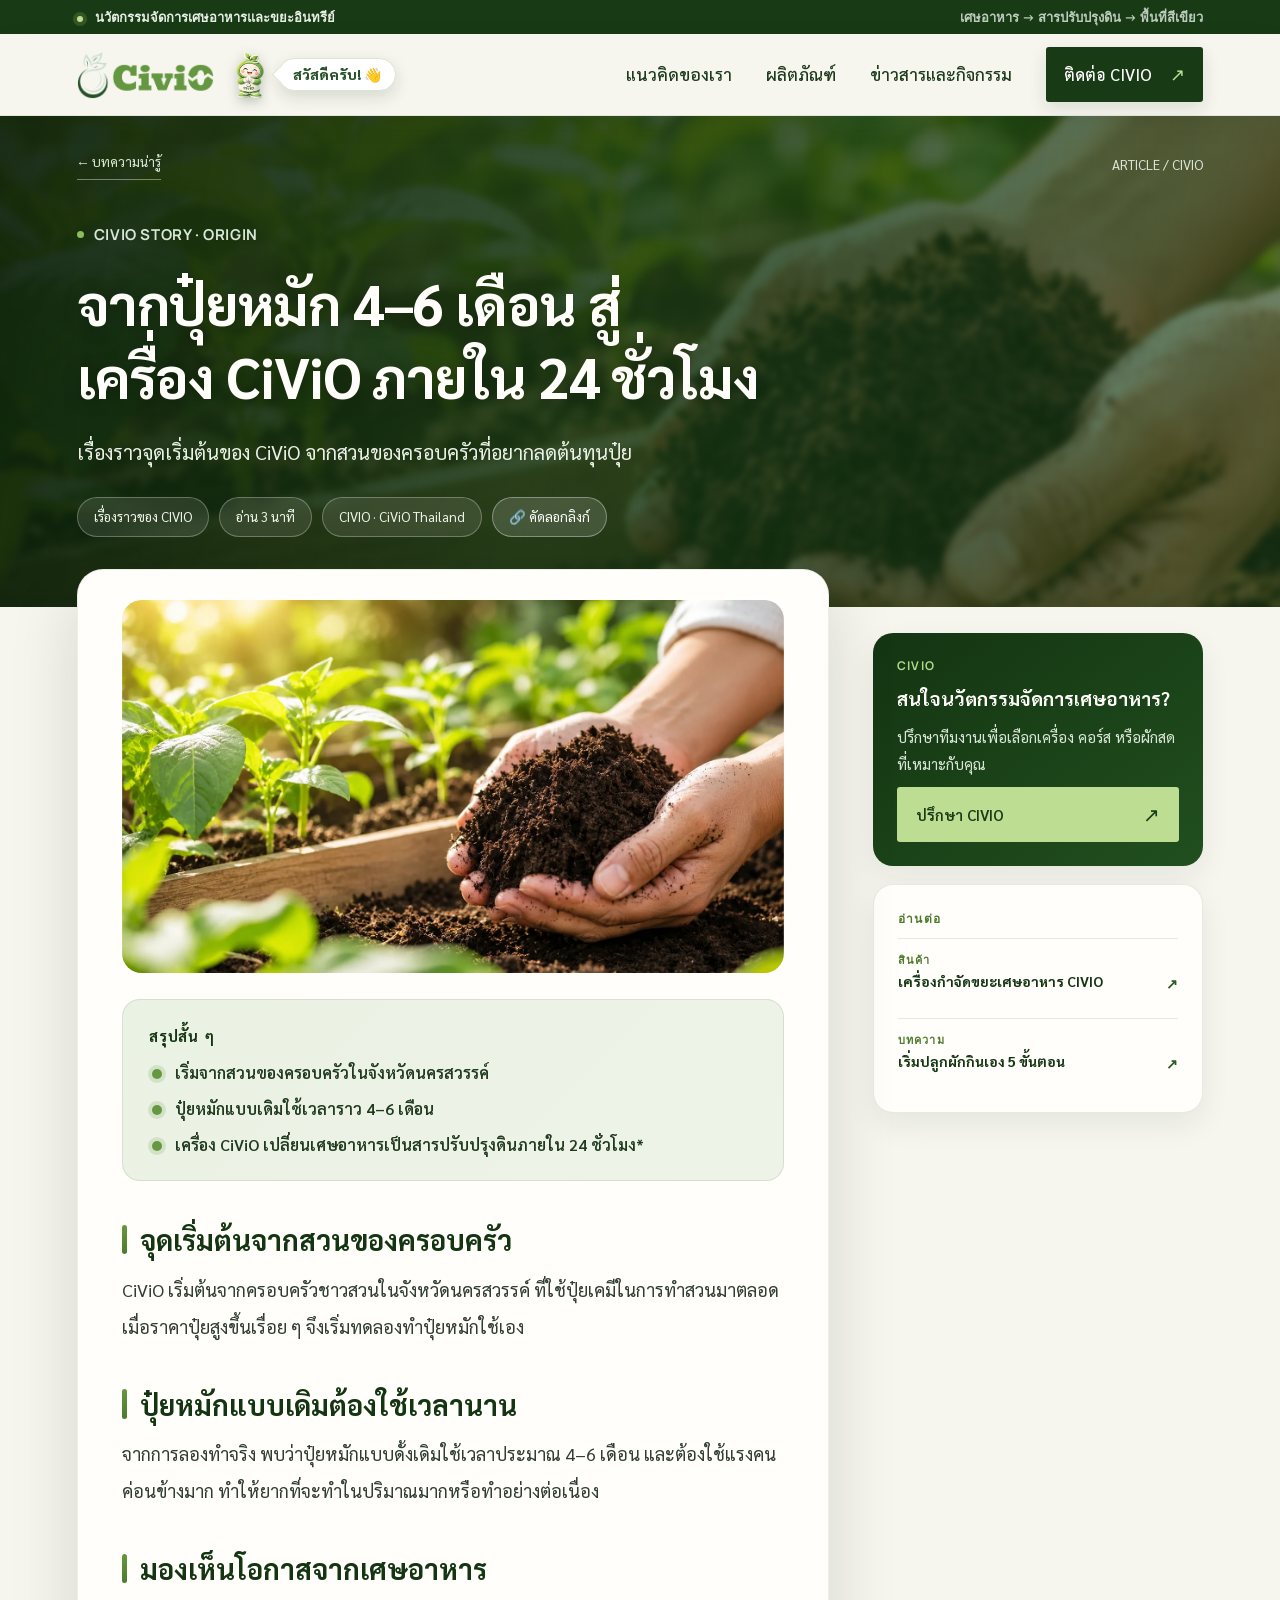
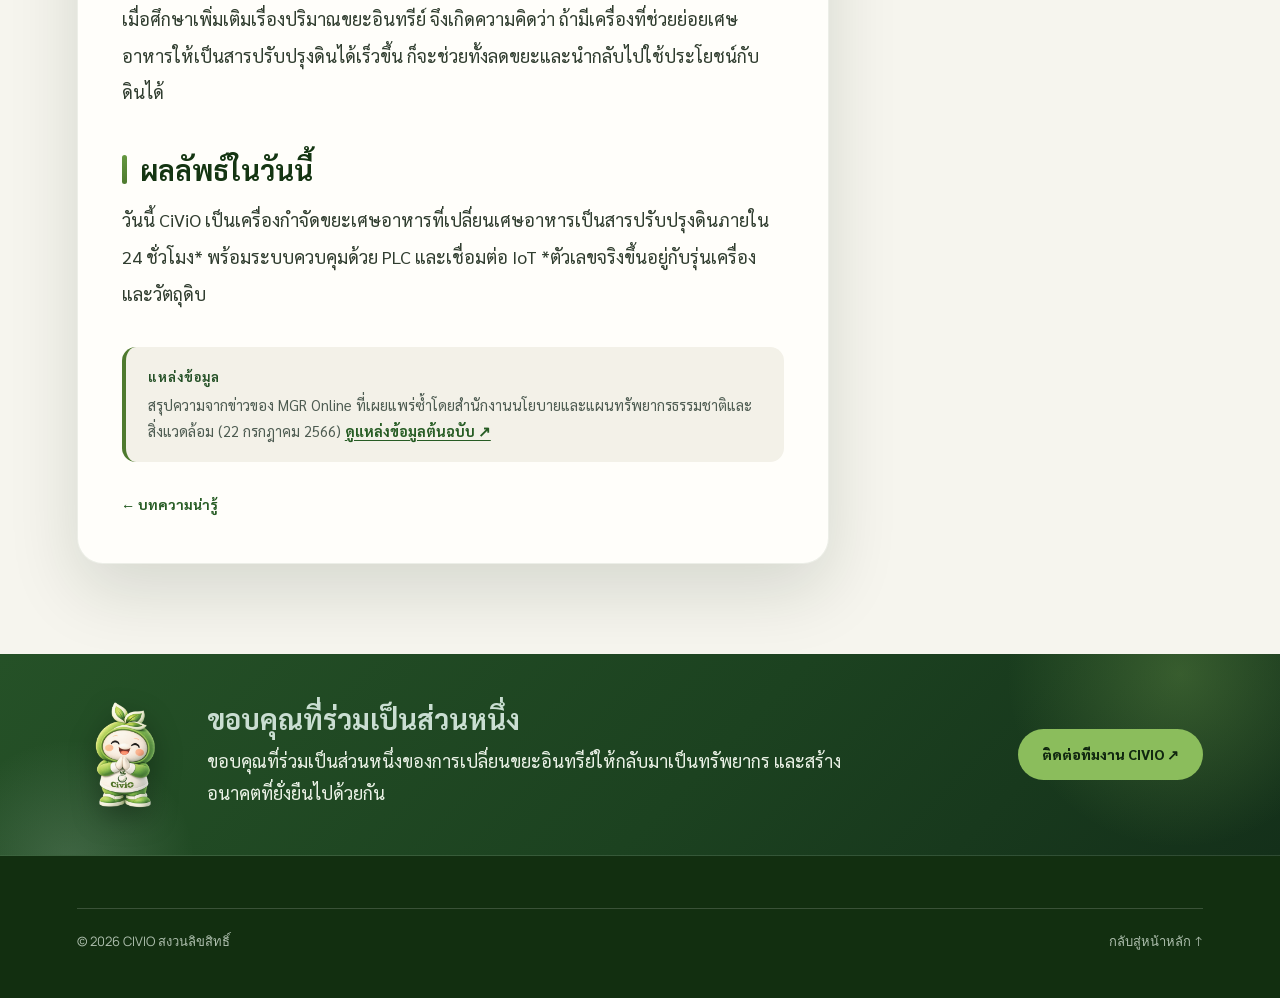
<file: article-01.html>
<!DOCTYPE html>
<html lang="th">
<head>
    <meta charset="UTF-8">
    <meta name="viewport" content="width=device-width, initial-scale=1">
    <meta name="description" content="เรื่องราวจุดเริ่มต้นของ CiViO จากสวนของครอบครัวที่อยากลดต้นทุนปุ๋ย">
    <meta name="robots" content="index, follow, max-image-preview:large">
    <link rel="canonical" href="https://civiothailand.github.io/CiViOWebsites/article-01.html">
    <meta property="og:site_name" content="CiViO Thailand">
    <meta property="og:locale" content="th_TH">
    <meta property="og:title" content="จากปุ๋ยหมัก 4–6 เดือน สู่เครื่อง CiViO ภายใน 24 ชั่วโมง | CiViO Thailand">
    <meta property="og:description" content="เรื่องราวจุดเริ่มต้นของ CiViO จากสวนของครอบครัวที่อยากลดต้นทุนปุ๋ย">
    <meta property="og:type" content="article">
    <meta property="og:url" content="https://civiothailand.github.io/CiViOWebsites/article-01.html">
    <meta name="twitter:card" content="summary_large_image">
    <meta property="og:image" content="https://civiothailand.github.io/CiViOWebsites/assets/images/organic-gardening-course.webp">
    <meta name="twitter:image" content="https://civiothailand.github.io/CiViOWebsites/assets/images/organic-gardening-course.webp">

    <meta name="theme-color" content="#183b16">
    <title>จากปุ๋ยหมัก 4–6 เดือน สู่เครื่อง CiViO ภายใน 24 ชั่วโมง | CiViO Thailand</title>
<link rel="icon" href="favicon.ico?v=4" sizes="any">
<link rel="icon" type="image/png" sizes="32x32" href="assets/images/favicon-32.png?v=4">
<link rel="icon" type="image/png" sizes="192x192" href="assets/images/icon-192.png?v=4">
<link rel="apple-touch-icon" href="assets/images/apple-touch-icon.png?v=4">

    
    <!-- Google Fonts -->
    <link rel="preconnect" href="https://fonts.googleapis.com">
    <link rel="preconnect" href="https://fonts.gstatic.com" crossorigin>
    <link href="https://fonts.googleapis.com/css2?family=Sarabun:wght@300;400;500;600;700;800&family=Manrope:wght@400;500;600;700;800&display=swap" rel="stylesheet">
    
    <!-- Custom CSS -->
    <link rel="stylesheet" href="assets/css/style.css?v=6">
<script>document.documentElement.classList.add("fx-loader");setTimeout(function(){document.documentElement.classList.remove("fx-loader")},4000)</script>
<link rel="stylesheet" href="assets/css/effects.css?v=1">
</head>
<body>

    <!-- Top Announcement Line -->
    <div class="topline">
        <div class="topline-inner">
            <span><i class="live-dot"></i> นวัตกรรมจัดการเศษอาหารและขยะอินทรีย์</span>
            <span class="topline-right">เศษอาหาร → สารปรับปรุงดิน → พื้นที่สีเขียว</span>
        </div>
    </div>

    <!-- Header & Navigation -->
    <header class="header">
        <div class="header-inner">
            <a class="brand" href="index.html"><img src="assets/images/civio-logo.png" alt="CiViO Thailand" class="brand-logo" decoding="async"></a>
<div class="header-wave" aria-hidden="true"><span class="header-wave-mascot"><img src="assets/images/civio-mascot.png" alt="" width="56" height="66" decoding="async"></span><span class="header-wave-bubble">สวัสดีครับ! <i class="wave-hand">👋</i></span></div>

            
            <button class="menu-toggle" type="button" aria-label="เปิดเมนู" aria-expanded="false" aria-controls="mainNav">
                <span></span>
                <span></span>
            </button>
            
            <nav class="main-nav" id="mainNav">
                <a href="index.html#story">แนวคิดของเรา</a>
                <a href="index.html#products">ผลิตภัณฑ์</a>
                <a href="index.html#real-work">ข่าวสารและกิจกรรม</a>
                <a class="nav-contact" href="index.html#contact">ติดต่อ CIVIO <b>↗</b></a>
            </nav>
        </div>
    </header>

    <!-- Main Content Section -->
    <main class="nx-page">
    <section class="nx-hero" style="--nx-img:url('../images/compost-soil-seedlings.webp')">
      <div class="nx-hero-bg" aria-hidden="true"></div>
      <div class="nx-hero-inner page-width">
        <div class="nx-topline"><a href="index.html#articles">← บทความน่ารู้</a><span>ARTICLE / CIVIO</span></div>
        <div class="eyebrow eyebrow-light"><span></span>CIVIO STORY · ORIGIN</div>
        <h1>จากปุ๋ยหมัก 4–6 เดือน สู่เครื่อง CiViO ภายใน 24 ชั่วโมง</h1>
        <p class="nx-hero-lead">เรื่องราวจุดเริ่มต้นของ CiViO จากสวนของครอบครัวที่อยากลดต้นทุนปุ๋ย</p>
        <div class="nx-meta"><span>เรื่องราวของ CIVIO</span><span>อ่าน 3 นาที</span><span>CIVIO · CiViO Thailand</span></div>
      </div>
    </section>
    <div class="nx-layout page-width">
      <article class="nx-article">
        <figure class="nx-figure"><img src="assets/images/compost-soil-seedlings.webp" alt="ต้นกล้าในดินที่ได้จากเศษอาหาร" loading="eager" decoding="async"></figure>
        <aside class="nx-highlights"><b>สรุปสั้น ๆ</b><ul><li>เริ่มจากสวนของครอบครัวในจังหวัดนครสวรรค์</li><li>ปุ๋ยหมักแบบเดิมใช้เวลาราว 4–6 เดือน</li><li>เครื่อง CiViO เปลี่ยนเศษอาหารเป็นสารปรับปรุงดินภายใน 24 ชั่วโมง*</li></ul></aside>
        <div class="nx-body"><h2>จุดเริ่มต้นจากสวนของครอบครัว</h2><p>CiViO เริ่มต้นจากครอบครัวชาวสวนในจังหวัดนครสวรรค์ ที่ใช้ปุ๋ยเคมีในการทำสวนมาตลอด เมื่อราคาปุ๋ยสูงขึ้นเรื่อย ๆ จึงเริ่มทดลองทำปุ๋ยหมักใช้เอง</p><h2>ปุ๋ยหมักแบบเดิมต้องใช้เวลานาน</h2><p>จากการลองทำจริง พบว่าปุ๋ยหมักแบบดั้งเดิมใช้เวลาประมาณ 4–6 เดือน และต้องใช้แรงคนค่อนข้างมาก ทำให้ยากที่จะทำในปริมาณมากหรือทำอย่างต่อเนื่อง</p><h2>มองเห็นโอกาสจากเศษอาหาร</h2><p>เมื่อศึกษาเพิ่มเติมเรื่องปริมาณขยะอินทรีย์ จึงเกิดความคิดว่า ถ้ามีเครื่องที่ช่วยย่อยเศษอาหารให้เป็นสารปรับปรุงดินได้เร็วขึ้น ก็จะช่วยทั้งลดขยะและนำกลับไปใช้ประโยชน์กับดินได้</p><h2>ผลลัพธ์ในวันนี้</h2><p>วันนี้ CiViO เป็นเครื่องกำจัดขยะเศษอาหารที่เปลี่ยนเศษอาหารเป็นสารปรับปรุงดินภายใน 24 ชั่วโมง* พร้อมระบบควบคุมด้วย PLC และเชื่อมต่อ IoT *ตัวเลขจริงขึ้นอยู่กับรุ่นเครื่องและวัตถุดิบ</p></div>
        <div class="nx-source"><b>แหล่งข้อมูล</b><span>สรุปความจากข่าวของ MGR Online ที่เผยแพร่ซ้ำโดยสำนักงานนโยบายและแผนทรัพยากรธรรมชาติและสิ่งแวดล้อม (22 กรกฎาคม 2566) <a href="https://www.onep.go.th/?p=82331" target="_blank" rel="noopener">ดูแหล่งข้อมูลต้นฉบับ ↗</a></span></div>
        <a class="nx-back" href="index.html#articles">← บทความน่ารู้</a>
      </article>
      <aside class="nx-side">
        <div class="nx-card nx-card-dark"><small>CIVIO</small><strong>สนใจนวัตกรรมจัดการเศษอาหาร?</strong><p>ปรึกษาทีมงานเพื่อเลือกเครื่อง คอร์ส หรือผักสดที่เหมาะกับคุณ</p><a class="btn btn-lime" href="index.html#contact">ปรึกษา CIVIO <span>↗</span></a></div>
        <div class="nx-card"><small>อ่านต่อ</small><a class="nx-rel" href="product-civio.html"><small>สินค้า</small><span>เครื่องกำจัดขยะเศษอาหาร CIVIO</span><b>↗</b></a><a class="nx-rel" href="article-02.html"><small>บทความ</small><span>เริ่มปลูกผักกินเอง 5 ขั้นตอน</span><b>↗</b></a></div>
      </aside>
    </div>
  </main>

    <!-- Footer -->
    <footer class="footer">
<div class="thanks-band"><div class="thanks-inner page-width"><span class="thanks-mascot" aria-hidden="true"><img src="assets/images/civio-mascot.png" alt="" width="96" height="113" loading="lazy" decoding="async"></span><div class="thanks-copy"><b>ขอบคุณที่ร่วมเป็นส่วนหนึ่ง</b><p>ขอบคุณที่ร่วมเป็นส่วนหนึ่งของการเปลี่ยนขยะอินทรีย์ให้กลับมาเป็นทรัพยากร และสร้างอนาคตที่ยั่งยืนไปด้วยกัน</p></div><a class="thanks-link" href="index.html#contact">ติดต่อทีมงาน CIVIO <span>↗</span></a></div></div>

        <div class="footer-bottom page-width">
            <span>© <span id="currentYear">2026</span> CIVIO สงวนลิขสิทธิ์</span>
            <a href="index.html">กลับสู่หน้าหลัก ↑</a>
        </div>
    </footer>

    <!-- JavaScript -->
    <script>
        // Set dynamic current year
        document.getElementById('currentYear').textContent = new Date().getFullYear();

        // Mobile Menu Toggle logic
        const mb = document.querySelector('.menu-toggle');
        const nav = document.querySelector('.main-nav');

        if (mb && nav) {
            mb.addEventListener('click', () => {
                const open = mb.getAttribute('aria-expanded') === 'true';
                mb.setAttribute('aria-expanded', String(!open));
                nav.classList.toggle('is-open', !open);
            });

            nav.querySelectorAll('a').forEach(a => {
                a.addEventListener('click', () => {
                    nav.classList.remove('is-open');
                    mb.setAttribute('aria-expanded', 'false');
                });
            });
        }
    </script>
<script src="assets/js/effects.js?v=1" defer></script>
</body>
</html>
</file>
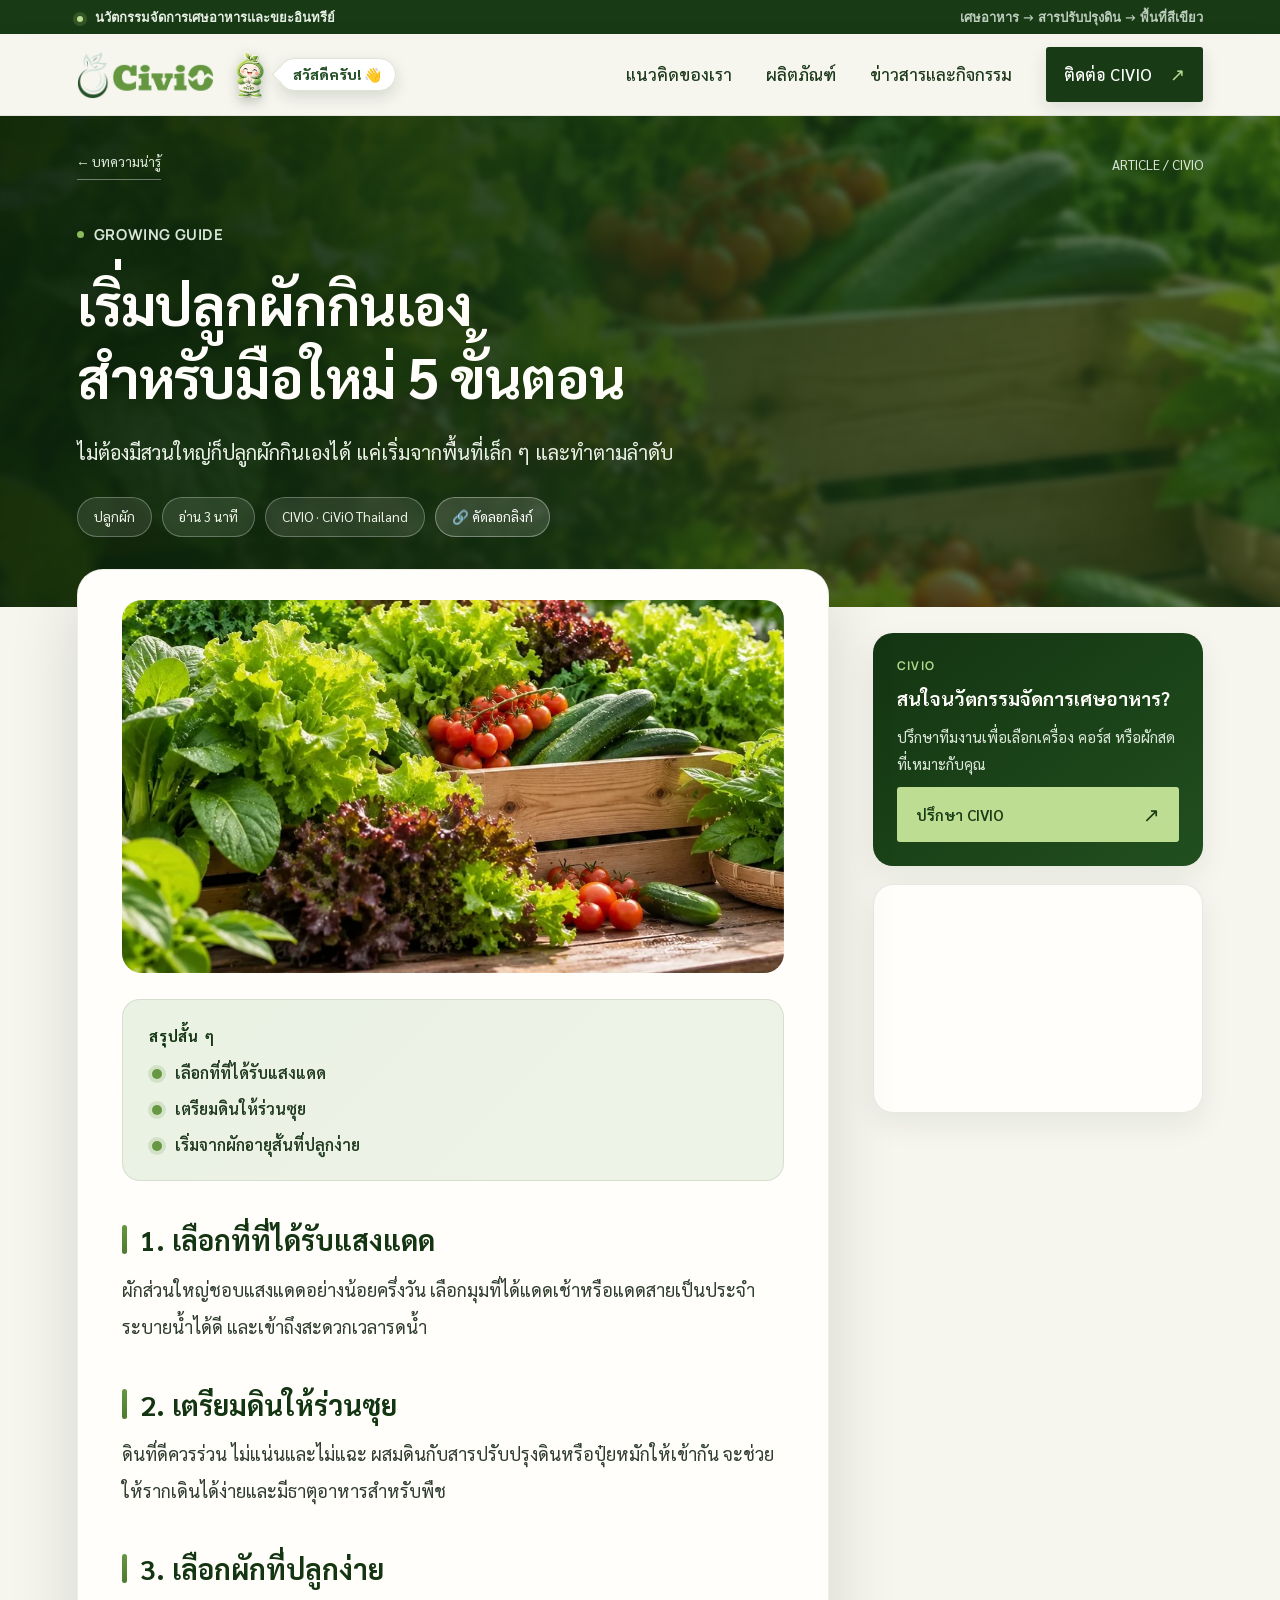
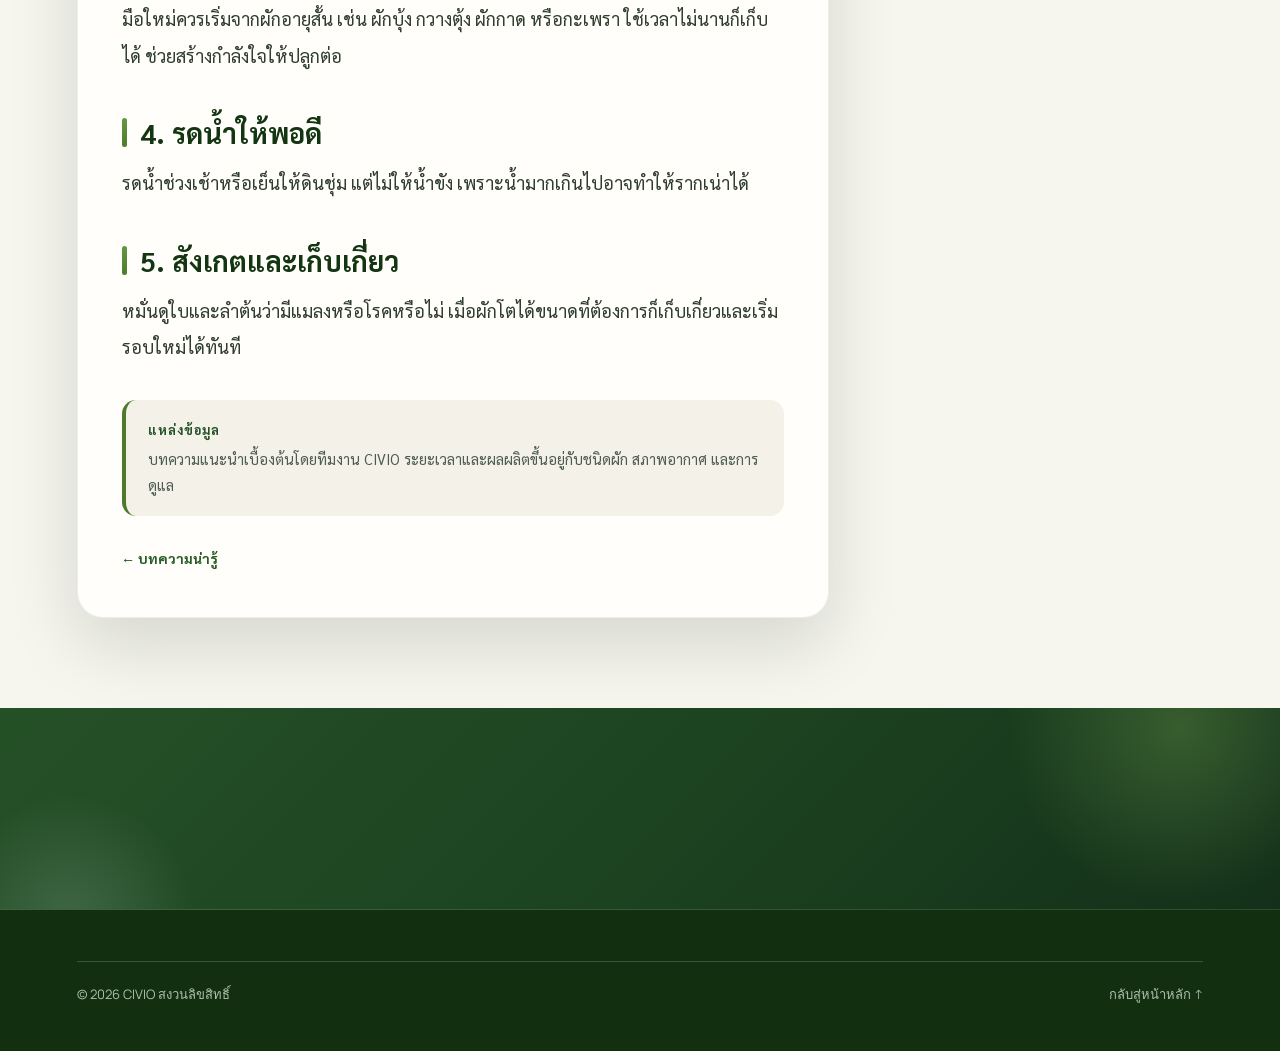
<file: article-02.html>
<!DOCTYPE html>
<html lang="th">
<head>
    <meta charset="UTF-8">
    <meta name="viewport" content="width=device-width, initial-scale=1">
    <meta name="description" content="ไม่ต้องมีสวนใหญ่ก็ปลูกผักกินเองได้ แค่เริ่มจากพื้นที่เล็ก ๆ และทำตามลำดับ">
    <meta name="robots" content="index, follow, max-image-preview:large">
    <link rel="canonical" href="https://civiothailand.github.io/CiViOWebsites/article-02.html">
    <meta property="og:site_name" content="CiViO Thailand">
    <meta property="og:locale" content="th_TH">
    <meta property="og:title" content="เริ่มปลูกผักกินเองสำหรับมือใหม่ 5 ขั้นตอน | CiViO Thailand">
    <meta property="og:description" content="ไม่ต้องมีสวนใหญ่ก็ปลูกผักกินเองได้ แค่เริ่มจากพื้นที่เล็ก ๆ และทำตามลำดับ">
    <meta property="og:type" content="article">
    <meta property="og:url" content="https://civiothailand.github.io/CiViOWebsites/article-02.html">
    <meta name="twitter:card" content="summary_large_image">
    <meta property="og:image" content="https://civiothailand.github.io/CiViOWebsites/assets/images/organic-gardening-course.webp">
    <meta name="twitter:image" content="https://civiothailand.github.io/CiViOWebsites/assets/images/organic-gardening-course.webp">

    <meta name="theme-color" content="#183b16">
    <title>เริ่มปลูกผักกินเองสำหรับมือใหม่ 5 ขั้นตอน | CiViO Thailand</title>
<link rel="icon" href="favicon.ico?v=4" sizes="any">
<link rel="icon" type="image/png" sizes="32x32" href="assets/images/favicon-32.png?v=4">
<link rel="icon" type="image/png" sizes="192x192" href="assets/images/icon-192.png?v=4">
<link rel="apple-touch-icon" href="assets/images/apple-touch-icon.png?v=4">

    
    <!-- Google Fonts -->
    <link rel="preconnect" href="https://fonts.googleapis.com">
    <link rel="preconnect" href="https://fonts.gstatic.com" crossorigin>
    <link href="https://fonts.googleapis.com/css2?family=Sarabun:wght@300;400;500;600;700;800&family=Manrope:wght@400;500;600;700;800&display=swap" rel="stylesheet">
    
    <!-- Custom CSS -->
    <link rel="stylesheet" href="assets/css/style.css?v=6">
<script>document.documentElement.classList.add("fx-loader");setTimeout(function(){document.documentElement.classList.remove("fx-loader")},4000)</script>
<link rel="stylesheet" href="assets/css/effects.css?v=1">
</head>
<body>

    <!-- Top Announcement Line -->
    <div class="topline">
        <div class="topline-inner">
            <span><i class="live-dot"></i> นวัตกรรมจัดการเศษอาหารและขยะอินทรีย์</span>
            <span class="topline-right">เศษอาหาร → สารปรับปรุงดิน → พื้นที่สีเขียว</span>
        </div>
    </div>

    <!-- Header & Navigation -->
    <header class="header">
        <div class="header-inner">
            <a class="brand" href="index.html"><img src="assets/images/civio-logo.png" alt="CiViO Thailand" class="brand-logo" decoding="async"></a>
<div class="header-wave" aria-hidden="true"><span class="header-wave-mascot"><img src="assets/images/civio-mascot.png" alt="" width="56" height="66" decoding="async"></span><span class="header-wave-bubble">สวัสดีครับ! <i class="wave-hand">👋</i></span></div>

            
            <button class="menu-toggle" type="button" aria-label="เปิดเมนู" aria-expanded="false" aria-controls="mainNav">
                <span></span>
                <span></span>
            </button>
            
            <nav class="main-nav" id="mainNav">
                <a href="index.html#story">แนวคิดของเรา</a>
                <a href="index.html#products">ผลิตภัณฑ์</a>
                <a href="index.html#real-work">ข่าวสารและกิจกรรม</a>
                <a class="nav-contact" href="index.html#contact">ติดต่อ CIVIO <b>↗</b></a>
            </nav>
        </div>
    </header>

    <!-- Main Content Section -->
    <main class="nx-page">
    <section class="nx-hero" style="--nx-img:url('../images/vegetable-farm-natural.webp')">
      <div class="nx-hero-bg" aria-hidden="true"></div>
      <div class="nx-hero-inner page-width">
        <div class="nx-topline"><a href="index.html#articles">← บทความน่ารู้</a><span>ARTICLE / CIVIO</span></div>
        <div class="eyebrow eyebrow-light"><span></span>GROWING GUIDE</div>
        <h1>เริ่มปลูกผักกินเองสำหรับมือใหม่ 5 ขั้นตอน</h1>
        <p class="nx-hero-lead">ไม่ต้องมีสวนใหญ่ก็ปลูกผักกินเองได้ แค่เริ่มจากพื้นที่เล็ก ๆ และทำตามลำดับ</p>
        <div class="nx-meta"><span>ปลูกผัก</span><span>อ่าน 3 นาที</span><span>CIVIO · CiViO Thailand</span></div>
      </div>
    </section>
    <div class="nx-layout page-width">
      <article class="nx-article">
        <figure class="nx-figure"><img src="assets/images/vegetable-farm-natural.webp" alt="แปลงผักอินทรีย์" loading="eager" decoding="async"></figure>
        <aside class="nx-highlights"><b>สรุปสั้น ๆ</b><ul><li>เลือกที่ที่ได้รับแสงแดด</li><li>เตรียมดินให้ร่วนซุย</li><li>เริ่มจากผักอายุสั้นที่ปลูกง่าย</li></ul></aside>
        <div class="nx-body"><h2>1. เลือกที่ที่ได้รับแสงแดด</h2><p>ผักส่วนใหญ่ชอบแสงแดดอย่างน้อยครึ่งวัน เลือกมุมที่ได้แดดเช้าหรือแดดสายเป็นประจำ ระบายน้ำได้ดี และเข้าถึงสะดวกเวลารดน้ำ</p><h2>2. เตรียมดินให้ร่วนซุย</h2><p>ดินที่ดีควรร่วน ไม่แน่นและไม่แฉะ ผสมดินกับสารปรับปรุงดินหรือปุ๋ยหมักให้เข้ากัน จะช่วยให้รากเดินได้ง่ายและมีธาตุอาหารสำหรับพืช</p><h2>3. เลือกผักที่ปลูกง่าย</h2><p>มือใหม่ควรเริ่มจากผักอายุสั้น เช่น ผักบุ้ง กวางตุ้ง ผักกาด หรือกะเพรา ใช้เวลาไม่นานก็เก็บได้ ช่วยสร้างกำลังใจให้ปลูกต่อ</p><h2>4. รดน้ำให้พอดี</h2><p>รดน้ำช่วงเช้าหรือเย็นให้ดินชุ่ม แต่ไม่ให้น้ำขัง เพราะน้ำมากเกินไปอาจทำให้รากเน่าได้</p><h2>5. สังเกตและเก็บเกี่ยว</h2><p>หมั่นดูใบและลำต้นว่ามีแมลงหรือโรคหรือไม่ เมื่อผักโตได้ขนาดที่ต้องการก็เก็บเกี่ยวและเริ่มรอบใหม่ได้ทันที</p></div>
        <div class="nx-source"><b>แหล่งข้อมูล</b><span>บทความแนะนำเบื้องต้นโดยทีมงาน CIVIO ระยะเวลาและผลผลิตขึ้นอยู่กับชนิดผัก สภาพอากาศ และการดูแล</span></div>
        <a class="nx-back" href="index.html#articles">← บทความน่ารู้</a>
      </article>
      <aside class="nx-side">
        <div class="nx-card nx-card-dark"><small>CIVIO</small><strong>สนใจนวัตกรรมจัดการเศษอาหาร?</strong><p>ปรึกษาทีมงานเพื่อเลือกเครื่อง คอร์ส หรือผักสดที่เหมาะกับคุณ</p><a class="btn btn-lime" href="index.html#contact">ปรึกษา CIVIO <span>↗</span></a></div>
        <div class="nx-card"><small>อ่านต่อ</small><a class="nx-rel" href="product-course.html"><small>สินค้า</small><span>คอร์สอบรมปลูกผักอินทรีย์</span><b>↗</b></a><a class="nx-rel" href="article-03.html"><small>บทความ</small><span>คัดแยกเศษอาหารให้เครื่องทำงานได้ดี</span><b>↗</b></a></div>
      </aside>
    </div>
  </main>

    <!-- Footer -->
    <footer class="footer">
<div class="thanks-band"><div class="thanks-inner page-width"><span class="thanks-mascot" aria-hidden="true"><img src="assets/images/civio-mascot.png" alt="" width="96" height="113" loading="lazy" decoding="async"></span><div class="thanks-copy"><b>ขอบคุณที่ร่วมเป็นส่วนหนึ่ง</b><p>ขอบคุณที่ร่วมเป็นส่วนหนึ่งของการเปลี่ยนขยะอินทรีย์ให้กลับมาเป็นทรัพยากร และสร้างอนาคตที่ยั่งยืนไปด้วยกัน</p></div><a class="thanks-link" href="index.html#contact">ติดต่อทีมงาน CIVIO <span>↗</span></a></div></div>

        <div class="footer-bottom page-width">
            <span>© <span id="currentYear">2026</span> CIVIO สงวนลิขสิทธิ์</span>
            <a href="index.html">กลับสู่หน้าหลัก ↑</a>
        </div>
    </footer>

    <!-- JavaScript -->
    <script>
        // Set dynamic current year
        document.getElementById('currentYear').textContent = new Date().getFullYear();

        // Mobile Menu Toggle logic
        const mb = document.querySelector('.menu-toggle');
        const nav = document.querySelector('.main-nav');

        if (mb && nav) {
            mb.addEventListener('click', () => {
                const open = mb.getAttribute('aria-expanded') === 'true';
                mb.setAttribute('aria-expanded', String(!open));
                nav.classList.toggle('is-open', !open);
            });

            nav.querySelectorAll('a').forEach(a => {
                a.addEventListener('click', () => {
                    nav.classList.remove('is-open');
                    mb.setAttribute('aria-expanded', 'false');
                });
            });
        }
    </script>
<script src="assets/js/effects.js?v=1" defer></script>
</body>
</html>
</file>
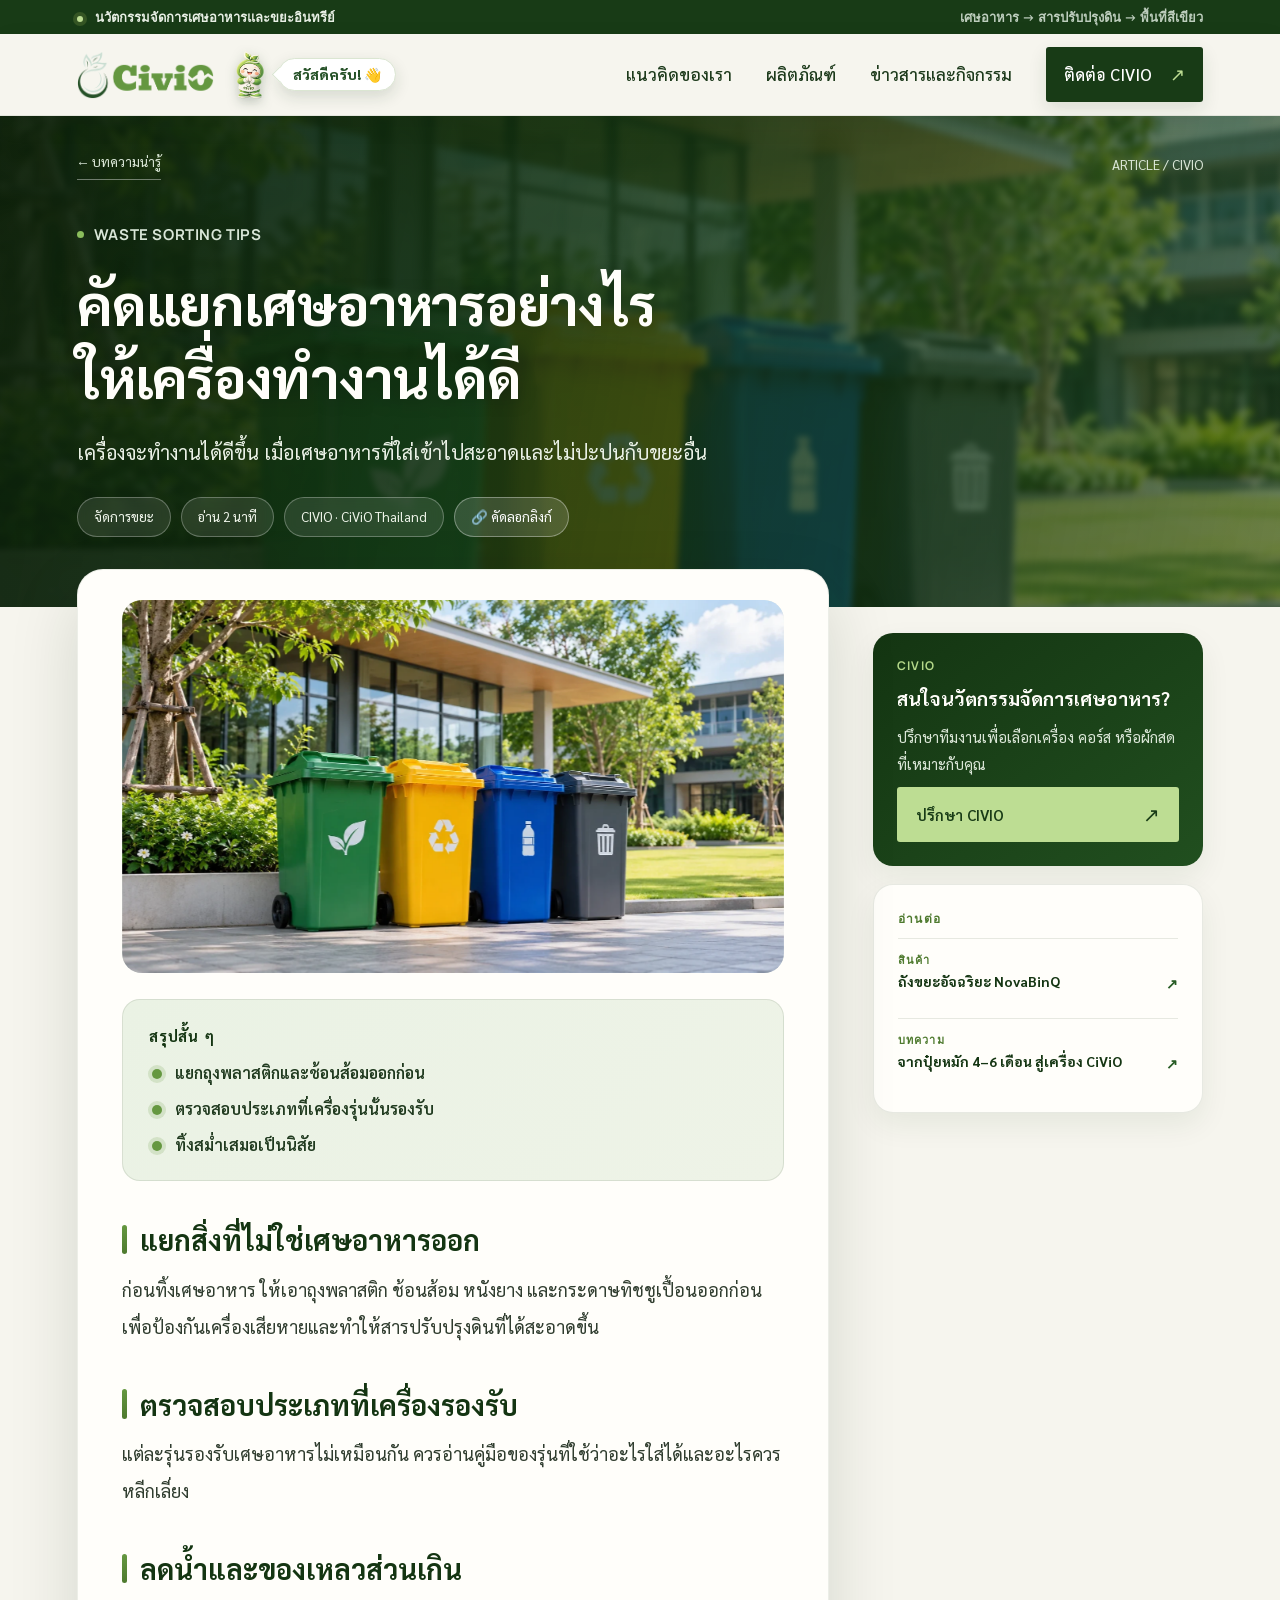
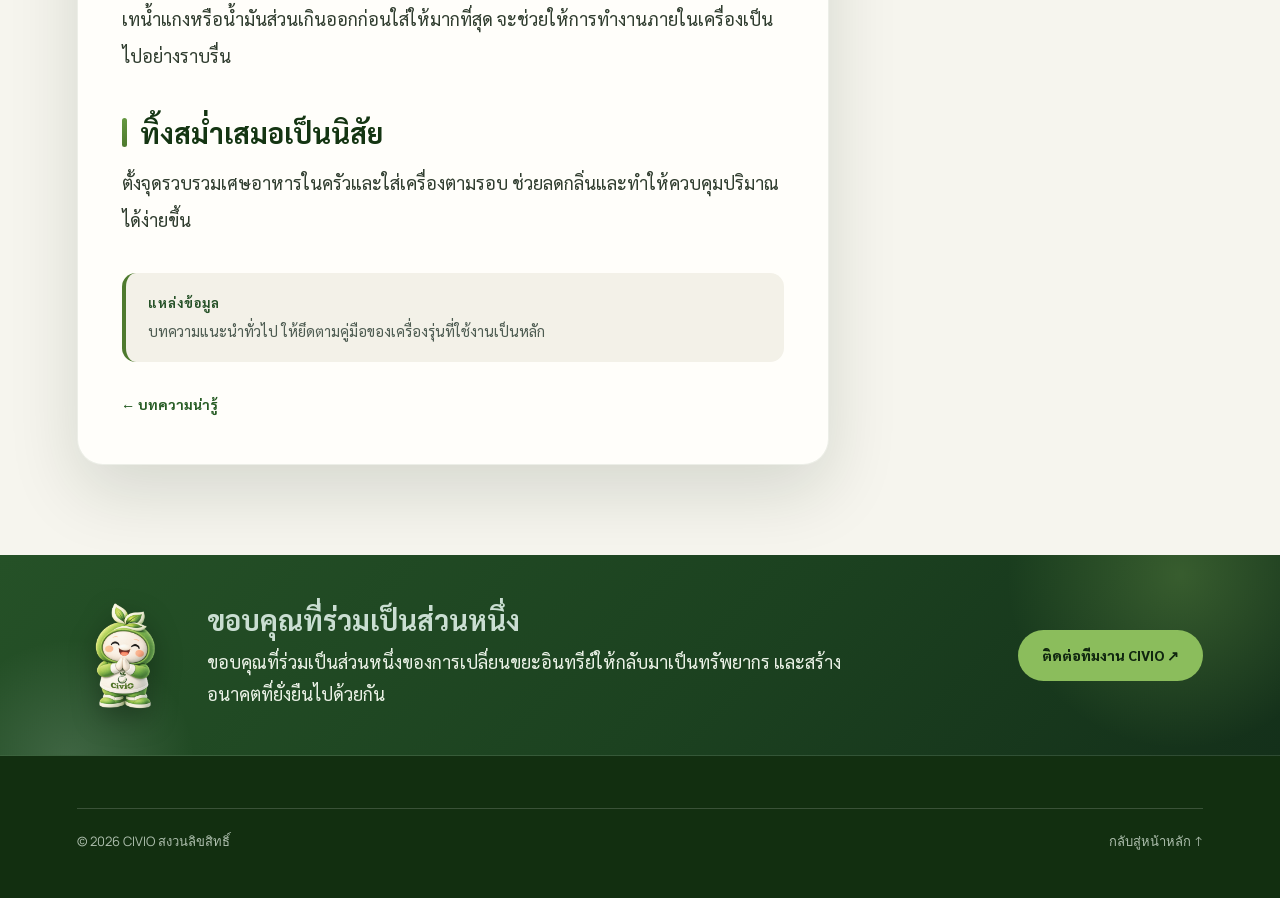
<file: article-03.html>
<!DOCTYPE html>
<html lang="th">
<head>
    <meta charset="UTF-8">
    <meta name="viewport" content="width=device-width, initial-scale=1">
    <meta name="description" content="เครื่องจะทำงานได้ดีขึ้น เมื่อเศษอาหารที่ใส่เข้าไปสะอาดและไม่ปะปนกับขยะอื่น">
    <meta name="robots" content="index, follow, max-image-preview:large">
    <link rel="canonical" href="https://civiothailand.github.io/CiViOWebsites/article-03.html">
    <meta property="og:site_name" content="CiViO Thailand">
    <meta property="og:locale" content="th_TH">
    <meta property="og:title" content="คัดแยกเศษอาหารอย่างไรให้เครื่องทำงานได้ดี | CiViO Thailand">
    <meta property="og:description" content="เครื่องจะทำงานได้ดีขึ้น เมื่อเศษอาหารที่ใส่เข้าไปสะอาดและไม่ปะปนกับขยะอื่น">
    <meta property="og:type" content="article">
    <meta property="og:url" content="https://civiothailand.github.io/CiViOWebsites/article-03.html">
    <meta name="twitter:card" content="summary_large_image">
    <meta property="og:image" content="https://civiothailand.github.io/CiViOWebsites/assets/images/organic-gardening-course.webp">
    <meta name="twitter:image" content="https://civiothailand.github.io/CiViOWebsites/assets/images/organic-gardening-course.webp">

    <meta name="theme-color" content="#183b16">
    <title>คัดแยกเศษอาหารอย่างไรให้เครื่องทำงานได้ดี | CiViO Thailand</title>
<link rel="icon" href="favicon.ico?v=4" sizes="any">
<link rel="icon" type="image/png" sizes="32x32" href="assets/images/favicon-32.png?v=4">
<link rel="icon" type="image/png" sizes="192x192" href="assets/images/icon-192.png?v=4">
<link rel="apple-touch-icon" href="assets/images/apple-touch-icon.png?v=4">

    
    <!-- Google Fonts -->
    <link rel="preconnect" href="https://fonts.googleapis.com">
    <link rel="preconnect" href="https://fonts.gstatic.com" crossorigin>
    <link href="https://fonts.googleapis.com/css2?family=Sarabun:wght@300;400;500;600;700;800&family=Manrope:wght@400;500;600;700;800&display=swap" rel="stylesheet">
    
    <!-- Custom CSS -->
    <link rel="stylesheet" href="assets/css/style.css?v=6">
<script>document.documentElement.classList.add("fx-loader");setTimeout(function(){document.documentElement.classList.remove("fx-loader")},4000)</script>
<link rel="stylesheet" href="assets/css/effects.css?v=1">
</head>
<body>

    <!-- Top Announcement Line -->
    <div class="topline">
        <div class="topline-inner">
            <span><i class="live-dot"></i> นวัตกรรมจัดการเศษอาหารและขยะอินทรีย์</span>
            <span class="topline-right">เศษอาหาร → สารปรับปรุงดิน → พื้นที่สีเขียว</span>
        </div>
    </div>

    <!-- Header & Navigation -->
    <header class="header">
        <div class="header-inner">
            <a class="brand" href="index.html"><img src="assets/images/civio-logo.png" alt="CiViO Thailand" class="brand-logo" decoding="async"></a>
<div class="header-wave" aria-hidden="true"><span class="header-wave-mascot"><img src="assets/images/civio-mascot.png" alt="" width="56" height="66" decoding="async"></span><span class="header-wave-bubble">สวัสดีครับ! <i class="wave-hand">👋</i></span></div>

            
            <button class="menu-toggle" type="button" aria-label="เปิดเมนู" aria-expanded="false" aria-controls="mainNav">
                <span></span>
                <span></span>
            </button>
            
            <nav class="main-nav" id="mainNav">
                <a href="index.html#story">แนวคิดของเรา</a>
                <a href="index.html#products">ผลิตภัณฑ์</a>
                <a href="index.html#real-work">ข่าวสารและกิจกรรม</a>
                <a class="nav-contact" href="index.html#contact">ติดต่อ CIVIO <b>↗</b></a>
            </nav>
        </div>
    </header>

    <!-- Main Content Section -->
    <main class="nx-page">
    <section class="nx-hero" style="--nx-img:url('../images/waste-sorting-bins-concept.webp')">
      <div class="nx-hero-bg" aria-hidden="true"></div>
      <div class="nx-hero-inner page-width">
        <div class="nx-topline"><a href="index.html#articles">← บทความน่ารู้</a><span>ARTICLE / CIVIO</span></div>
        <div class="eyebrow eyebrow-light"><span></span>WASTE SORTING TIPS</div>
        <h1>คัดแยกเศษอาหารอย่างไรให้เครื่องทำงานได้ดี</h1>
        <p class="nx-hero-lead">เครื่องจะทำงานได้ดีขึ้น เมื่อเศษอาหารที่ใส่เข้าไปสะอาดและไม่ปะปนกับขยะอื่น</p>
        <div class="nx-meta"><span>จัดการขยะ</span><span>อ่าน 2 นาที</span><span>CIVIO · CiViO Thailand</span></div>
      </div>
    </section>
    <div class="nx-layout page-width">
      <article class="nx-article">
        <figure class="nx-figure"><img src="assets/images/waste-sorting-bins-concept.webp" alt="ถังคัดแยกขยะ" loading="eager" decoding="async"></figure>
        <aside class="nx-highlights"><b>สรุปสั้น ๆ</b><ul><li>แยกถุงพลาสติกและช้อนส้อมออกก่อน</li><li>ตรวจสอบประเภทที่เครื่องรุ่นนั้นรองรับ</li><li>ทิ้งสม่ำเสมอเป็นนิสัย</li></ul></aside>
        <div class="nx-body"><h2>แยกสิ่งที่ไม่ใช่เศษอาหารออก</h2><p>ก่อนทิ้งเศษอาหาร ให้เอาถุงพลาสติก ช้อนส้อม หนังยาง และกระดาษทิชชูเปื้อนออกก่อน เพื่อป้องกันเครื่องเสียหายและทำให้สารปรับปรุงดินที่ได้สะอาดขึ้น</p><h2>ตรวจสอบประเภทที่เครื่องรองรับ</h2><p>แต่ละรุ่นรองรับเศษอาหารไม่เหมือนกัน ควรอ่านคู่มือของรุ่นที่ใช้ว่าอะไรใส่ได้และอะไรควรหลีกเลี่ยง</p><h2>ลดน้ำและของเหลวส่วนเกิน</h2><p>เทน้ำแกงหรือน้ำมันส่วนเกินออกก่อนใส่ให้มากที่สุด จะช่วยให้การทำงานภายในเครื่องเป็นไปอย่างราบรื่น</p><h2>ทิ้งสม่ำเสมอเป็นนิสัย</h2><p>ตั้งจุดรวบรวมเศษอาหารในครัวและใส่เครื่องตามรอบ ช่วยลดกลิ่นและทำให้ควบคุมปริมาณได้ง่ายขึ้น</p></div>
        <div class="nx-source"><b>แหล่งข้อมูล</b><span>บทความแนะนำทั่วไป ให้ยึดตามคู่มือของเครื่องรุ่นที่ใช้งานเป็นหลัก</span></div>
        <a class="nx-back" href="index.html#articles">← บทความน่ารู้</a>
      </article>
      <aside class="nx-side">
        <div class="nx-card nx-card-dark"><small>CIVIO</small><strong>สนใจนวัตกรรมจัดการเศษอาหาร?</strong><p>ปรึกษาทีมงานเพื่อเลือกเครื่อง คอร์ส หรือผักสดที่เหมาะกับคุณ</p><a class="btn btn-lime" href="index.html#contact">ปรึกษา CIVIO <span>↗</span></a></div>
        <div class="nx-card"><small>อ่านต่อ</small><a class="nx-rel" href="product-novabinq.html"><small>สินค้า</small><span>ถังขยะอัจฉริยะ NovaBinQ</span><b>↗</b></a><a class="nx-rel" href="article-01.html"><small>บทความ</small><span>จากปุ๋ยหมัก 4–6 เดือน สู่เครื่อง CiViO</span><b>↗</b></a></div>
      </aside>
    </div>
  </main>

    <!-- Footer -->
    <footer class="footer">
<div class="thanks-band"><div class="thanks-inner page-width"><span class="thanks-mascot" aria-hidden="true"><img src="assets/images/civio-mascot.png" alt="" width="96" height="113" loading="lazy" decoding="async"></span><div class="thanks-copy"><b>ขอบคุณที่ร่วมเป็นส่วนหนึ่ง</b><p>ขอบคุณที่ร่วมเป็นส่วนหนึ่งของการเปลี่ยนขยะอินทรีย์ให้กลับมาเป็นทรัพยากร และสร้างอนาคตที่ยั่งยืนไปด้วยกัน</p></div><a class="thanks-link" href="index.html#contact">ติดต่อทีมงาน CIVIO <span>↗</span></a></div></div>

        <div class="footer-bottom page-width">
            <span>© <span id="currentYear">2026</span> CIVIO สงวนลิขสิทธิ์</span>
            <a href="index.html">กลับสู่หน้าหลัก ↑</a>
        </div>
    </footer>

    <!-- JavaScript -->
    <script>
        // Set dynamic current year
        document.getElementById('currentYear').textContent = new Date().getFullYear();

        // Mobile Menu Toggle logic
        const mb = document.querySelector('.menu-toggle');
        const nav = document.querySelector('.main-nav');

        if (mb && nav) {
            mb.addEventListener('click', () => {
                const open = mb.getAttribute('aria-expanded') === 'true';
                mb.setAttribute('aria-expanded', String(!open));
                nav.classList.toggle('is-open', !open);
            });

            nav.querySelectorAll('a').forEach(a => {
                a.addEventListener('click', () => {
                    nav.classList.remove('is-open');
                    mb.setAttribute('aria-expanded', 'false');
                });
            });
        }
    </script>
<script src="assets/js/effects.js?v=1" defer></script>
</body>
</html>
</file>
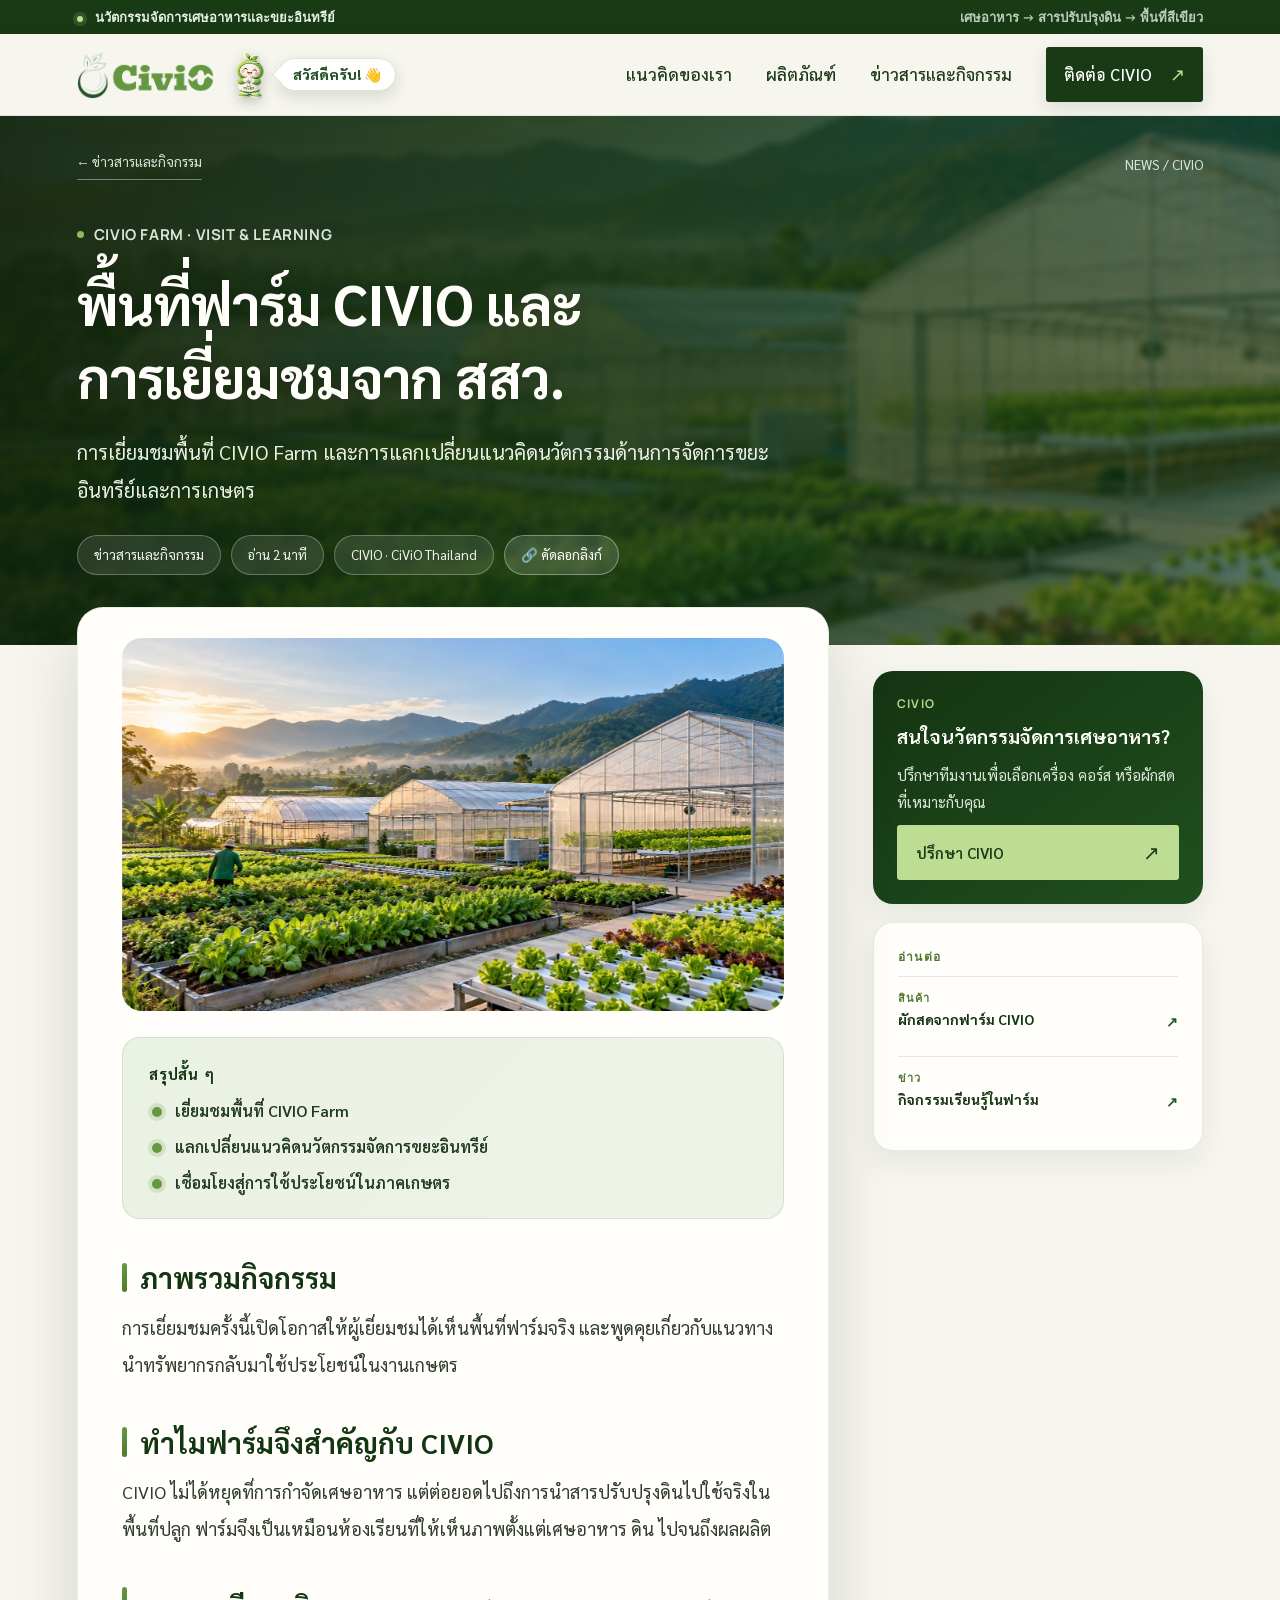
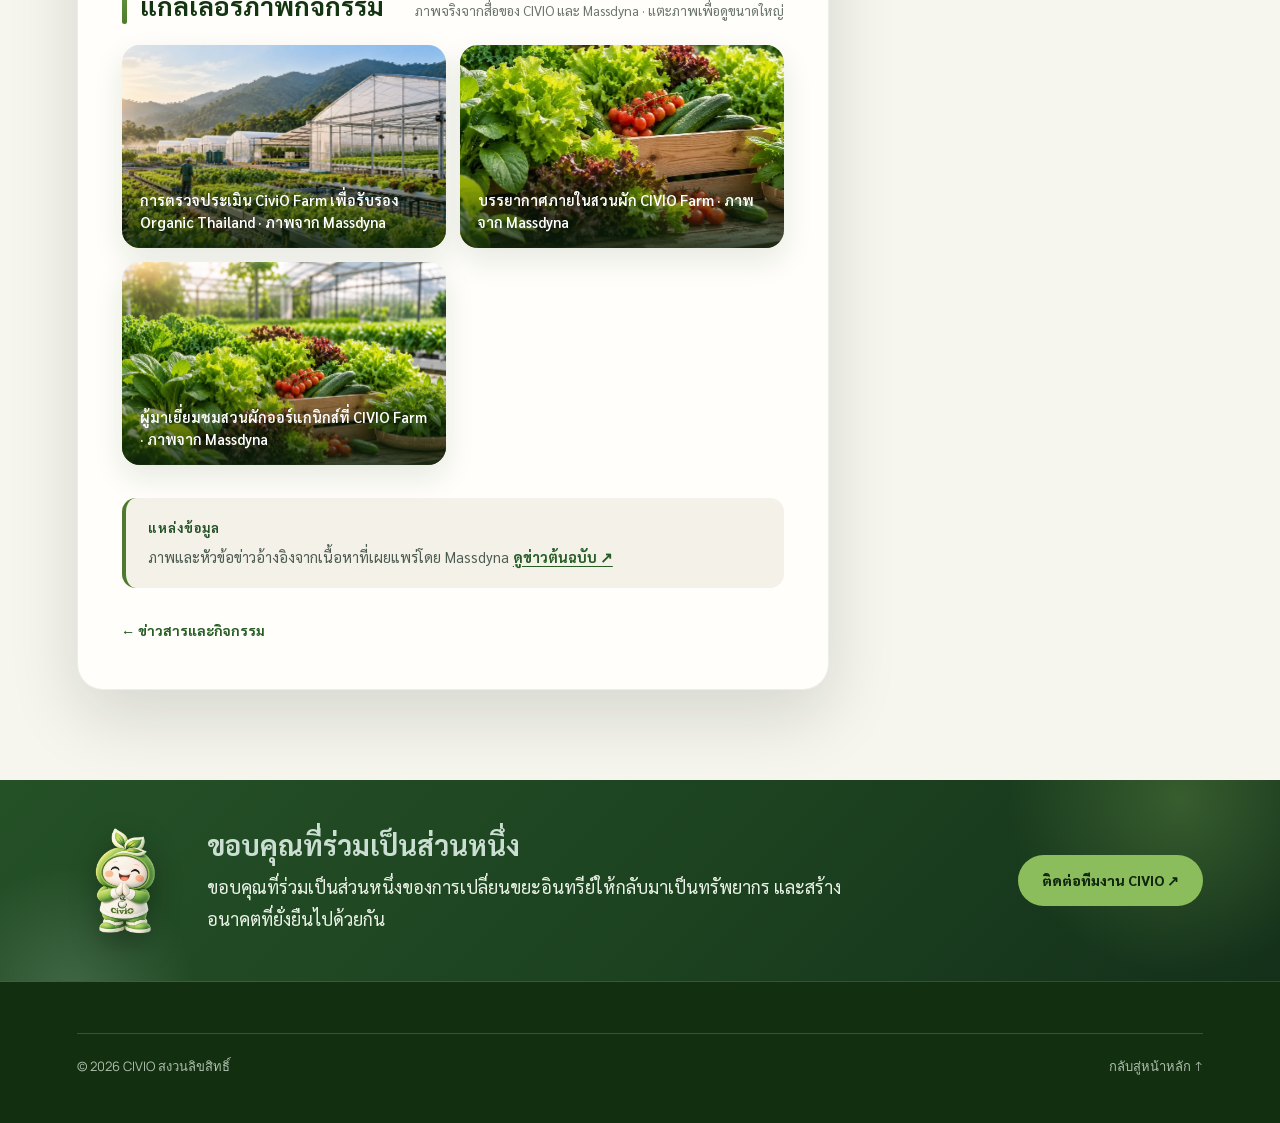
<file: news-01.html>
<!DOCTYPE html>
<html lang="th">
<head>
    <meta charset="UTF-8">
    <meta name="viewport" content="width=device-width, initial-scale=1">
    <meta name="description" content="การเยี่ยมชมพื้นที่ CIVIO Farm และการแลกเปลี่ยนแนวคิดนวัตกรรมด้านการจัดการขยะอินทรีย์และการเกษตร">
    <meta name="robots" content="index, follow, max-image-preview:large">
    <link rel="canonical" href="https://civiothailand.github.io/CiViOWebsites/news-01.html">
    <meta property="og:site_name" content="CiViO Thailand">
    <meta property="og:locale" content="th_TH">
    <meta property="og:title" content="พื้นที่ฟาร์ม CIVIO และการเยี่ยมชมจาก สสว. | CiViO Thailand">
    <meta property="og:description" content="การเยี่ยมชมพื้นที่ CIVIO Farm และการแลกเปลี่ยนแนวคิดนวัตกรรมด้านการจัดการขยะอินทรีย์และการเกษตร">
    <meta property="og:type" content="article">
    <meta property="og:url" content="https://civiothailand.github.io/CiViOWebsites/news-01.html">
    <meta name="twitter:card" content="summary_large_image">
    <meta property="og:image" content="https://civiothailand.github.io/CiViOWebsites/assets/images/organic-gardening-course.webp">
    <meta name="twitter:image" content="https://civiothailand.github.io/CiViOWebsites/assets/images/organic-gardening-course.webp">

    <meta name="theme-color" content="#183b16">
    <title>พื้นที่ฟาร์ม CIVIO และการเยี่ยมชมจาก สสว. | CiViO Thailand</title>
<link rel="icon" href="favicon.ico?v=4" sizes="any">
<link rel="icon" type="image/png" sizes="32x32" href="assets/images/favicon-32.png?v=4">
<link rel="icon" type="image/png" sizes="192x192" href="assets/images/icon-192.png?v=4">
<link rel="apple-touch-icon" href="assets/images/apple-touch-icon.png?v=4">

    
    <!-- Google Fonts -->
    <link rel="preconnect" href="https://fonts.googleapis.com">
    <link rel="preconnect" href="https://fonts.gstatic.com" crossorigin>
    <link href="https://fonts.googleapis.com/css2?family=Sarabun:wght@300;400;500;600;700;800&family=Manrope:wght@400;500;600;700;800&display=swap" rel="stylesheet">
    
    <!-- Custom CSS -->
    <link rel="stylesheet" href="assets/css/style.css?v=6">
<script>document.documentElement.classList.add("fx-loader");setTimeout(function(){document.documentElement.classList.remove("fx-loader")},4000)</script>
<link rel="stylesheet" href="assets/css/effects.css?v=1">
</head>
<body>

    <!-- Top Announcement Line -->
    <div class="topline">
        <div class="topline-inner">
            <span><i class="live-dot"></i> นวัตกรรมจัดการเศษอาหารและขยะอินทรีย์</span>
            <span class="topline-right">เศษอาหาร → สารปรับปรุงดิน → พื้นที่สีเขียว</span>
        </div>
    </div>

    <!-- Header & Navigation -->
    <header class="header">
        <div class="header-inner">
            <a class="brand" href="index.html"><img src="assets/images/civio-logo.png" alt="CiViO Thailand" class="brand-logo" decoding="async"></a>
<div class="header-wave" aria-hidden="true"><span class="header-wave-mascot"><img src="assets/images/civio-mascot.png" alt="" width="56" height="66" decoding="async"></span><span class="header-wave-bubble">สวัสดีครับ! <i class="wave-hand">👋</i></span></div>

            
            <button class="menu-toggle" type="button" aria-label="เปิดเมนู" aria-expanded="false" aria-controls="mainNav">
                <span></span>
                <span></span>
            </button>
            
            <nav class="main-nav" id="mainNav">
                <a href="index.html#story">แนวคิดของเรา</a>
                <a href="index.html#products">ผลิตภัณฑ์</a>
                <a href="index.html#real-work">ข่าวสารและกิจกรรม</a>
                <a class="nav-contact" href="index.html#contact">ติดต่อ CIVIO <b>↗</b></a>
            </nav>
        </div>
    </header>

    <!-- Main Content Section -->
    <main class="nx-page">
    <section class="nx-hero" style="--nx-img:url('../images/farm-greenhouse.webp')">
      <div class="nx-hero-bg" aria-hidden="true"></div>
      <div class="nx-hero-inner page-width">
        <div class="nx-topline"><a href="index.html#real-work">← ข่าวสารและกิจกรรม</a><span>NEWS / CIVIO</span></div>
        <div class="eyebrow eyebrow-light"><span></span>CIVIO FARM · VISIT & LEARNING</div>
        <h1>พื้นที่ฟาร์ม CIVIO และการเยี่ยมชมจาก สสว.</h1>
        <p class="nx-hero-lead">การเยี่ยมชมพื้นที่ CIVIO Farm และการแลกเปลี่ยนแนวคิดนวัตกรรมด้านการจัดการขยะอินทรีย์และการเกษตร</p>
        <div class="nx-meta"><span>ข่าวสารและกิจกรรม</span><span>อ่าน 2 นาที</span><span>CIVIO · CiViO Thailand</span></div>
      </div>
    </section>
    <div class="nx-layout page-width">
      <article class="nx-article">
        <figure class="nx-figure"><img src="https://massdyna.com/wp-content/uploads/2025/11/IMG_0570.jpeg" alt="ภาพกิจกรรมเยี่ยมชม CIVIO Farm ที่เผยแพร่โดย Massdyna" referrerpolicy="no-referrer" onerror="this.onerror=null;this.src='assets/images/farm-greenhouse.webp'" loading="eager" decoding="async"></figure>
        <aside class="nx-highlights"><b>สรุปสั้น ๆ</b><ul><li>เยี่ยมชมพื้นที่ CIVIO Farm</li><li>แลกเปลี่ยนแนวคิดนวัตกรรมจัดการขยะอินทรีย์</li><li>เชื่อมโยงสู่การใช้ประโยชน์ในภาคเกษตร</li></ul></aside>
        <div class="nx-body"><h2>ภาพรวมกิจกรรม</h2><p>การเยี่ยมชมครั้งนี้เปิดโอกาสให้ผู้เยี่ยมชมได้เห็นพื้นที่ฟาร์มจริง และพูดคุยเกี่ยวกับแนวทางนำทรัพยากรกลับมาใช้ประโยชน์ในงานเกษตร</p><h2>ทำไมฟาร์มจึงสำคัญกับ CIVIO</h2><p>CIVIO ไม่ได้หยุดที่การกำจัดเศษอาหาร แต่ต่อยอดไปถึงการนำสารปรับปรุงดินไปใช้จริงในพื้นที่ปลูก ฟาร์มจึงเป็นเหมือนห้องเรียนที่ให้เห็นภาพตั้งแต่เศษอาหาร ดิน ไปจนถึงผลผลิต</p></div>
        <section class="nx-gallery" aria-label="แกลเลอรีภาพ"><div class="nx-gallery-head"><b>แกลเลอรีภาพกิจกรรม</b><span>ภาพจริงจากสื่อของ CIVIO และ Massdyna · แตะภาพเพื่อดูขนาดใหญ่</span></div><div class="nx-gallery-grid"><figure class="nx-shot"><img src="https://massdyna.com/wp-content/uploads/2025/11/IMG_0548-1067x800.jpeg" alt="การตรวจประเมิน CiviO Farm เพื่อรับรอง Organic Thailand · ภาพจาก Massdyna" referrerpolicy="no-referrer" onerror="this.onerror=null;this.src='assets/images/greenhouse-valley.webp'" loading="lazy" decoding="async"><figcaption>การตรวจประเมิน CiviO Farm เพื่อรับรอง Organic Thailand · ภาพจาก Massdyna</figcaption></figure><figure class="nx-shot"><img src="https://massdyna.com/wp-content/uploads/2024/05/S__811028_0-533x400.jpg" alt="บรรยากาศภายในสวนผัก CIVIO Farm · ภาพจาก Massdyna" referrerpolicy="no-referrer" onerror="this.onerror=null;this.src='assets/images/vegetable-farm-natural.webp'" loading="lazy" decoding="async"><figcaption>บรรยากาศภายในสวนผัก CIVIO Farm · ภาพจาก Massdyna</figcaption></figure><figure class="nx-shot"><img src="https://massdyna.com/wp-content/uploads/2024/05/S__811011_0-600x800.jpg" alt="ผู้มาเยี่ยมชมสวนผักออร์แกนิกส์ที่ CIVIO Farm · ภาพจาก Massdyna" referrerpolicy="no-referrer" onerror="this.onerror=null;this.src='assets/images/organic-vegetables-farm.webp'" loading="lazy" decoding="async"><figcaption>ผู้มาเยี่ยมชมสวนผักออร์แกนิกส์ที่ CIVIO Farm · ภาพจาก Massdyna</figcaption></figure></div></section><div class="nx-source"><b>แหล่งข้อมูล</b><span>ภาพและหัวข้อข่าวอ้างอิงจากเนื้อหาที่เผยแพร่โดย Massdyna <a href="https://massdyna.com/%E0%B8%AA%E0%B8%AA%E0%B8%A7-%E0%B9%80%E0%B8%A2%E0%B8%B5%E0%B9%88%E0%B8%A2%E0%B8%A1%E0%B8%8A%E0%B8%A1-civio-farm-%E0%B9%81%E0%B8%A5%E0%B8%B0%E0%B8%99%E0%B8%A7%E0%B8%B1%E0%B8%95%E0%B8%81%E0%B8%A3/" target="_blank" rel="noopener">ดูข่าวต้นฉบับ ↗</a></span></div>
        <a class="nx-back" href="index.html#real-work">← ข่าวสารและกิจกรรม</a>
      </article>
      <aside class="nx-side">
        <div class="nx-card nx-card-dark"><small>CIVIO</small><strong>สนใจนวัตกรรมจัดการเศษอาหาร?</strong><p>ปรึกษาทีมงานเพื่อเลือกเครื่อง คอร์ส หรือผักสดที่เหมาะกับคุณ</p><a class="btn btn-lime" href="index.html#contact">ปรึกษา CIVIO <span>↗</span></a></div>
        <div class="nx-card"><small>อ่านต่อ</small><a class="nx-rel" href="product-vegetables.html"><small>สินค้า</small><span>ผักสดจากฟาร์ม CIVIO</span><b>↗</b></a><a class="nx-rel" href="news-03.html"><small>ข่าว</small><span>กิจกรรมเรียนรู้ในฟาร์ม</span><b>↗</b></a></div>
      </aside>
    </div>
  </main>

    <!-- Footer -->
    <footer class="footer">
<div class="thanks-band"><div class="thanks-inner page-width"><span class="thanks-mascot" aria-hidden="true"><img src="assets/images/civio-mascot.png" alt="" width="96" height="113" loading="lazy" decoding="async"></span><div class="thanks-copy"><b>ขอบคุณที่ร่วมเป็นส่วนหนึ่ง</b><p>ขอบคุณที่ร่วมเป็นส่วนหนึ่งของการเปลี่ยนขยะอินทรีย์ให้กลับมาเป็นทรัพยากร และสร้างอนาคตที่ยั่งยืนไปด้วยกัน</p></div><a class="thanks-link" href="index.html#contact">ติดต่อทีมงาน CIVIO <span>↗</span></a></div></div>

        <div class="footer-bottom page-width">
            <span>© <span id="currentYear">2026</span> CIVIO สงวนลิขสิทธิ์</span>
            <a href="index.html">กลับสู่หน้าหลัก ↑</a>
        </div>
    </footer>

    <!-- JavaScript -->
    <script>
        // Set dynamic current year
        document.getElementById('currentYear').textContent = new Date().getFullYear();

        // Mobile Menu Toggle logic
        const mb = document.querySelector('.menu-toggle');
        const nav = document.querySelector('.main-nav');

        if (mb && nav) {
            mb.addEventListener('click', () => {
                const open = mb.getAttribute('aria-expanded') === 'true';
                mb.setAttribute('aria-expanded', String(!open));
                nav.classList.toggle('is-open', !open);
            });

            nav.querySelectorAll('a').forEach(a => {
                a.addEventListener('click', () => {
                    nav.classList.remove('is-open');
                    mb.setAttribute('aria-expanded', 'false');
                });
            });
        }
    </script>
<script src="assets/js/effects.js?v=1" defer></script>
</body>
</html>
</file>
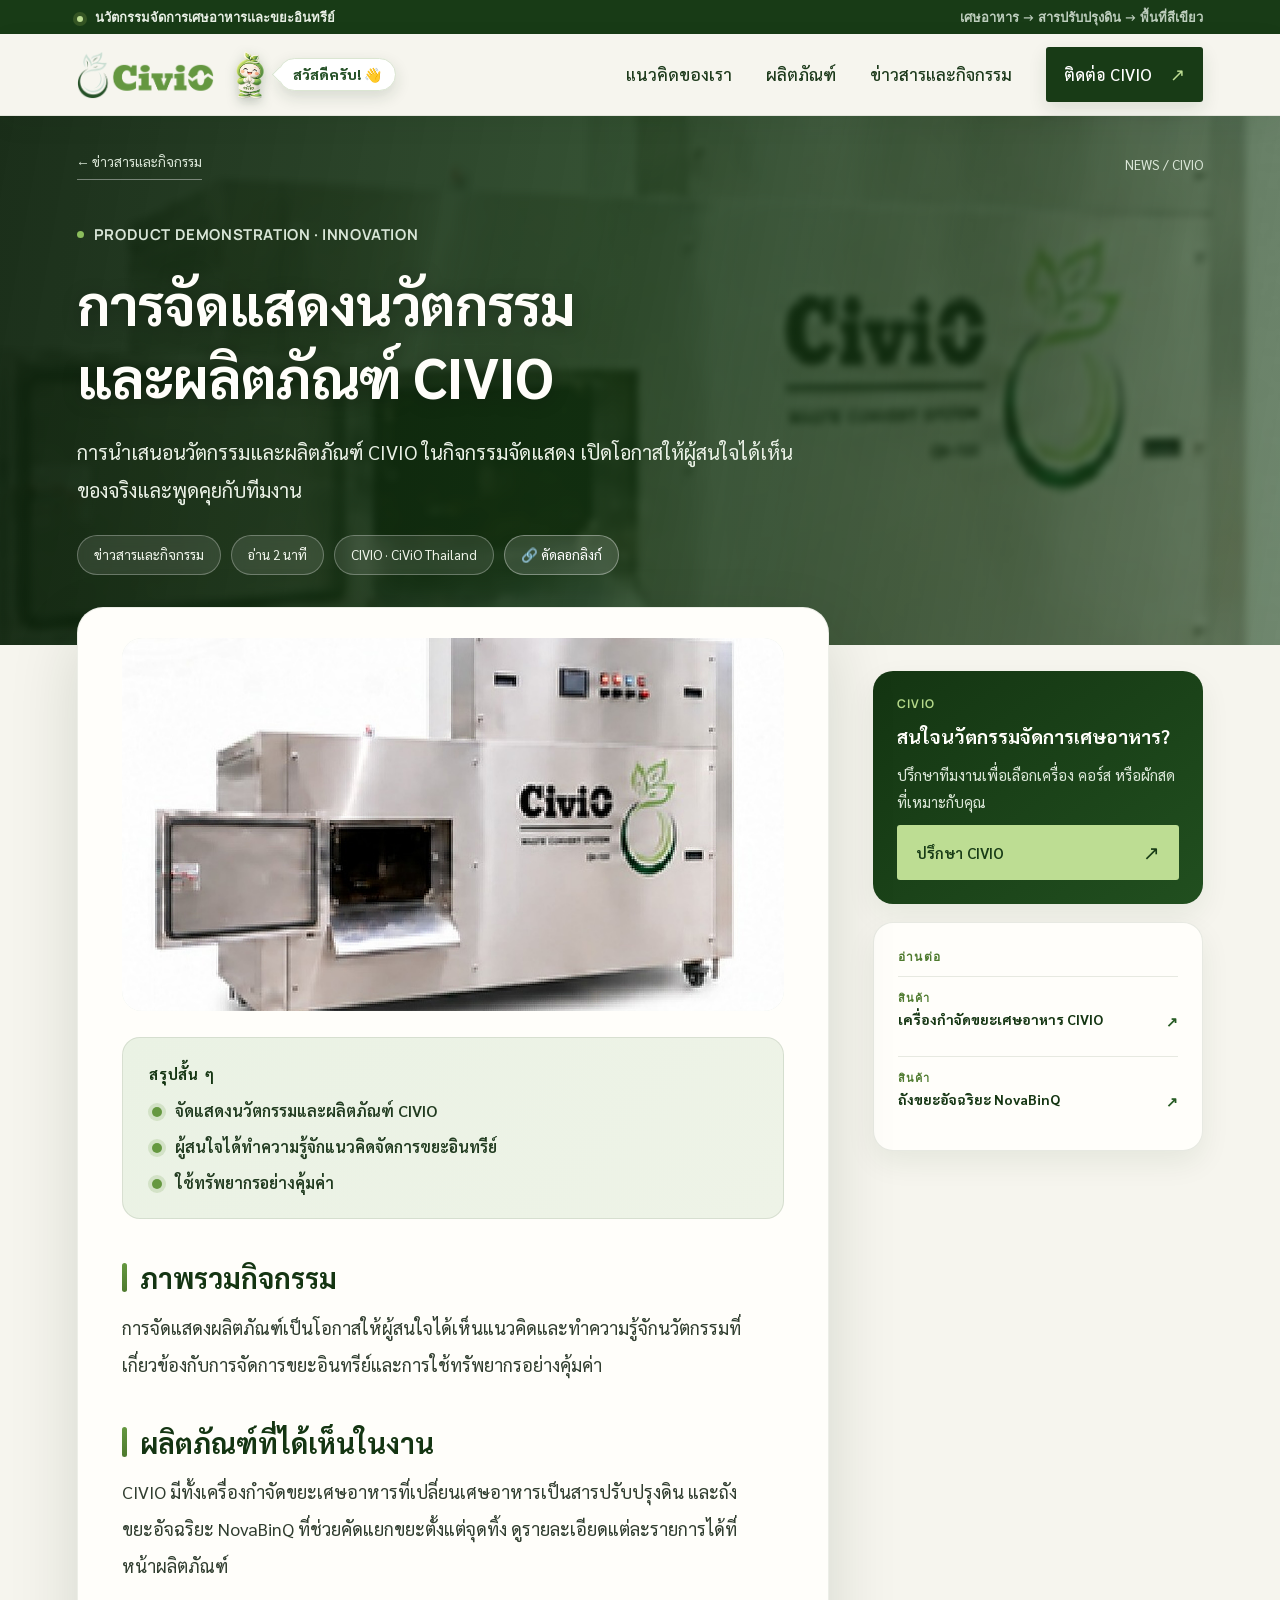
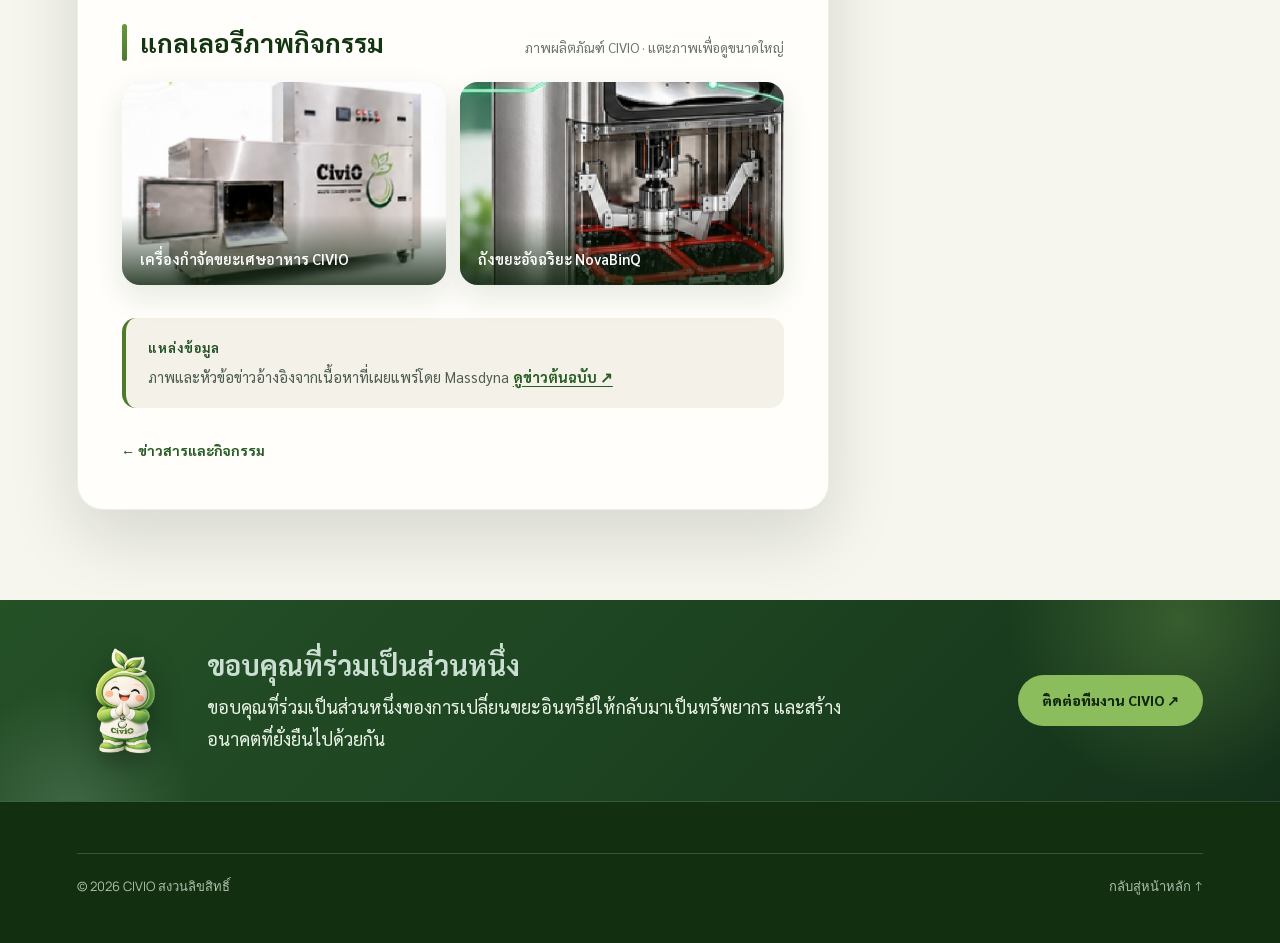
<file: news-02.html>
<!DOCTYPE html>
<html lang="th">
<head>
    <meta charset="UTF-8">
    <meta name="viewport" content="width=device-width, initial-scale=1">
    <meta name="description" content="การนำเสนอนวัตกรรมและผลิตภัณฑ์ CIVIO ในกิจกรรมจัดแสดง เปิดโอกาสให้ผู้สนใจได้เห็นของจริงและพูดคุยกับทีมงาน">
    <meta name="robots" content="index, follow, max-image-preview:large">
    <link rel="canonical" href="https://civiothailand.github.io/CiViOWebsites/news-02.html">
    <meta property="og:site_name" content="CiViO Thailand">
    <meta property="og:locale" content="th_TH">
    <meta property="og:title" content="การจัดแสดงนวัตกรรมและผลิตภัณฑ์ CIVIO | CiViO Thailand">
    <meta property="og:description" content="การนำเสนอนวัตกรรมและผลิตภัณฑ์ CIVIO ในกิจกรรมจัดแสดง เปิดโอกาสให้ผู้สนใจได้เห็นของจริงและพูดคุยกับทีมงาน">
    <meta property="og:type" content="article">
    <meta property="og:url" content="https://civiothailand.github.io/CiViOWebsites/news-02.html">
    <meta name="twitter:card" content="summary_large_image">
    <meta property="og:image" content="https://civiothailand.github.io/CiViOWebsites/assets/images/organic-gardening-course.webp">
    <meta name="twitter:image" content="https://civiothailand.github.io/CiViOWebsites/assets/images/organic-gardening-course.webp">

    <meta name="theme-color" content="#183b16">
    <title>การจัดแสดงนวัตกรรมและผลิตภัณฑ์ CIVIO | CiViO Thailand</title>
<link rel="icon" href="favicon.ico?v=4" sizes="any">
<link rel="icon" type="image/png" sizes="32x32" href="assets/images/favicon-32.png?v=4">
<link rel="icon" type="image/png" sizes="192x192" href="assets/images/icon-192.png?v=4">
<link rel="apple-touch-icon" href="assets/images/apple-touch-icon.png?v=4">

    
    <!-- Google Fonts -->
    <link rel="preconnect" href="https://fonts.googleapis.com">
    <link rel="preconnect" href="https://fonts.gstatic.com" crossorigin>
    <link href="https://fonts.googleapis.com/css2?family=Sarabun:wght@300;400;500;600;700;800&family=Manrope:wght@400;500;600;700;800&display=swap" rel="stylesheet">
    
    <!-- Custom CSS -->
    <link rel="stylesheet" href="assets/css/style.css?v=6">
<script>document.documentElement.classList.add("fx-loader");setTimeout(function(){document.documentElement.classList.remove("fx-loader")},4000)</script>
<link rel="stylesheet" href="assets/css/effects.css?v=1">
</head>
<body>

    <!-- Top Announcement Line -->
    <div class="topline">
        <div class="topline-inner">
            <span><i class="live-dot"></i> นวัตกรรมจัดการเศษอาหารและขยะอินทรีย์</span>
            <span class="topline-right">เศษอาหาร → สารปรับปรุงดิน → พื้นที่สีเขียว</span>
        </div>
    </div>

    <!-- Header & Navigation -->
    <header class="header">
        <div class="header-inner">
            <a class="brand" href="index.html"><img src="assets/images/civio-logo.png" alt="CiViO Thailand" class="brand-logo" decoding="async"></a>
<div class="header-wave" aria-hidden="true"><span class="header-wave-mascot"><img src="assets/images/civio-mascot.png" alt="" width="56" height="66" decoding="async"></span><span class="header-wave-bubble">สวัสดีครับ! <i class="wave-hand">👋</i></span></div>

            
            <button class="menu-toggle" type="button" aria-label="เปิดเมนู" aria-expanded="false" aria-controls="mainNav">
                <span></span>
                <span></span>
            </button>
            
            <nav class="main-nav" id="mainNav">
                <a href="index.html#story">แนวคิดของเรา</a>
                <a href="index.html#products">ผลิตภัณฑ์</a>
                <a href="index.html#real-work">ข่าวสารและกิจกรรม</a>
                <a class="nav-contact" href="index.html#contact">ติดต่อ CIVIO <b>↗</b></a>
            </nav>
        </div>
    </header>

    <!-- Main Content Section -->
    <main class="nx-page">
    <section class="nx-hero" style="--nx-img:url('../images/civio-machine-product.jpg')">
      <div class="nx-hero-bg" aria-hidden="true"></div>
      <div class="nx-hero-inner page-width">
        <div class="nx-topline"><a href="index.html#real-work">← ข่าวสารและกิจกรรม</a><span>NEWS / CIVIO</span></div>
        <div class="eyebrow eyebrow-light"><span></span>PRODUCT DEMONSTRATION · INNOVATION</div>
        <h1>การจัดแสดงนวัตกรรมและผลิตภัณฑ์ CIVIO</h1>
        <p class="nx-hero-lead">การนำเสนอนวัตกรรมและผลิตภัณฑ์ CIVIO ในกิจกรรมจัดแสดง เปิดโอกาสให้ผู้สนใจได้เห็นของจริงและพูดคุยกับทีมงาน</p>
        <div class="nx-meta"><span>ข่าวสารและกิจกรรม</span><span>อ่าน 2 นาที</span><span>CIVIO · CiViO Thailand</span></div>
      </div>
    </section>
    <div class="nx-layout page-width">
      <article class="nx-article">
        <figure class="nx-figure"><img src="https://massdyna.com/wp-content/uploads/2025/11/IMG_0488.jpeg" alt="การนำเสนอนวัตกรรม CiViO ในงานจัดแสดง ภาพจาก Massdyna" referrerpolicy="no-referrer" onerror="this.onerror=null;this.src='assets/images/civio-machine-product.jpg'" loading="eager" decoding="async"></figure>
        <aside class="nx-highlights"><b>สรุปสั้น ๆ</b><ul><li>จัดแสดงนวัตกรรมและผลิตภัณฑ์ CIVIO</li><li>ผู้สนใจได้ทำความรู้จักแนวคิดจัดการขยะอินทรีย์</li><li>ใช้ทรัพยากรอย่างคุ้มค่า</li></ul></aside>
        <div class="nx-body"><h2>ภาพรวมกิจกรรม</h2><p>การจัดแสดงผลิตภัณฑ์เป็นโอกาสให้ผู้สนใจได้เห็นแนวคิดและทำความรู้จักนวัตกรรมที่เกี่ยวข้องกับการจัดการขยะอินทรีย์และการใช้ทรัพยากรอย่างคุ้มค่า</p><h2>ผลิตภัณฑ์ที่ได้เห็นในงาน</h2><p>CIVIO มีทั้งเครื่องกำจัดขยะเศษอาหารที่เปลี่ยนเศษอาหารเป็นสารปรับปรุงดิน และถังขยะอัจฉริยะ NovaBinQ ที่ช่วยคัดแยกขยะตั้งแต่จุดทิ้ง ดูรายละเอียดแต่ละรายการได้ที่หน้าผลิตภัณฑ์</p></div>
        <section class="nx-gallery" aria-label="แกลเลอรีภาพ"><div class="nx-gallery-head"><b>แกลเลอรีภาพกิจกรรม</b><span>ภาพผลิตภัณฑ์ CIVIO · แตะภาพเพื่อดูขนาดใหญ่</span></div><div class="nx-gallery-grid is-two"><figure class="nx-shot"><img src="assets/images/civio-machine-product.jpg" alt="เครื่องกำจัดขยะเศษอาหาร CIVIO" referrerpolicy="no-referrer" onerror="this.onerror=null;this.src='assets/images/civio-machine-product.jpg'" loading="lazy" decoding="async"><figcaption>เครื่องกำจัดขยะเศษอาหาร CIVIO</figcaption></figure><figure class="nx-shot"><img src="assets/images/novabinq-slide-product.jpg" alt="ถังขยะอัจฉริยะ NovaBinQ" referrerpolicy="no-referrer" onerror="this.onerror=null;this.src='assets/images/novabinq-slide-product.jpg'" loading="lazy" decoding="async"><figcaption>ถังขยะอัจฉริยะ NovaBinQ</figcaption></figure></div></section><div class="nx-source"><b>แหล่งข้อมูล</b><span>ภาพและหัวข้อข่าวอ้างอิงจากเนื้อหาที่เผยแพร่โดย Massdyna <a href="https://massdyna.com/%E0%B8%81%E0%B8%B2%E0%B8%A3%E0%B8%88%E0%B8%B1%E0%B8%94%E0%B9%81%E0%B8%AA%E0%B8%94%E0%B8%87%E0%B8%99%E0%B8%A7%E0%B8%B1%E0%B8%95%E0%B8%81%E0%B8%A3%E0%B8%A3%E0%B8%A1%E0%B9%80%E0%B8%84%E0%B8%A3%E0%B8%B7/" target="_blank" rel="noopener">ดูข่าวต้นฉบับ ↗</a></span></div>
        <a class="nx-back" href="index.html#real-work">← ข่าวสารและกิจกรรม</a>
      </article>
      <aside class="nx-side">
        <div class="nx-card nx-card-dark"><small>CIVIO</small><strong>สนใจนวัตกรรมจัดการเศษอาหาร?</strong><p>ปรึกษาทีมงานเพื่อเลือกเครื่อง คอร์ส หรือผักสดที่เหมาะกับคุณ</p><a class="btn btn-lime" href="index.html#contact">ปรึกษา CIVIO <span>↗</span></a></div>
        <div class="nx-card"><small>อ่านต่อ</small><a class="nx-rel" href="product-civio.html"><small>สินค้า</small><span>เครื่องกำจัดขยะเศษอาหาร CIVIO</span><b>↗</b></a><a class="nx-rel" href="product-novabinq.html"><small>สินค้า</small><span>ถังขยะอัจฉริยะ NovaBinQ</span><b>↗</b></a></div>
      </aside>
    </div>
  </main>

    <!-- Footer -->
    <footer class="footer">
<div class="thanks-band"><div class="thanks-inner page-width"><span class="thanks-mascot" aria-hidden="true"><img src="assets/images/civio-mascot.png" alt="" width="96" height="113" loading="lazy" decoding="async"></span><div class="thanks-copy"><b>ขอบคุณที่ร่วมเป็นส่วนหนึ่ง</b><p>ขอบคุณที่ร่วมเป็นส่วนหนึ่งของการเปลี่ยนขยะอินทรีย์ให้กลับมาเป็นทรัพยากร และสร้างอนาคตที่ยั่งยืนไปด้วยกัน</p></div><a class="thanks-link" href="index.html#contact">ติดต่อทีมงาน CIVIO <span>↗</span></a></div></div>

        <div class="footer-bottom page-width">
            <span>© <span id="currentYear">2026</span> CIVIO สงวนลิขสิทธิ์</span>
            <a href="index.html">กลับสู่หน้าหลัก ↑</a>
        </div>
    </footer>

    <!-- JavaScript -->
    <script>
        // Set dynamic current year
        document.getElementById('currentYear').textContent = new Date().getFullYear();

        // Mobile Menu Toggle logic
        const mb = document.querySelector('.menu-toggle');
        const nav = document.querySelector('.main-nav');

        if (mb && nav) {
            mb.addEventListener('click', () => {
                const open = mb.getAttribute('aria-expanded') === 'true';
                mb.setAttribute('aria-expanded', String(!open));
                nav.classList.toggle('is-open', !open);
            });

            nav.querySelectorAll('a').forEach(a => {
                a.addEventListener('click', () => {
                    nav.classList.remove('is-open');
                    mb.setAttribute('aria-expanded', 'false');
                });
            });
        }
    </script>
<script src="assets/js/effects.js?v=1" defer></script>
</body>
</html>
</file>
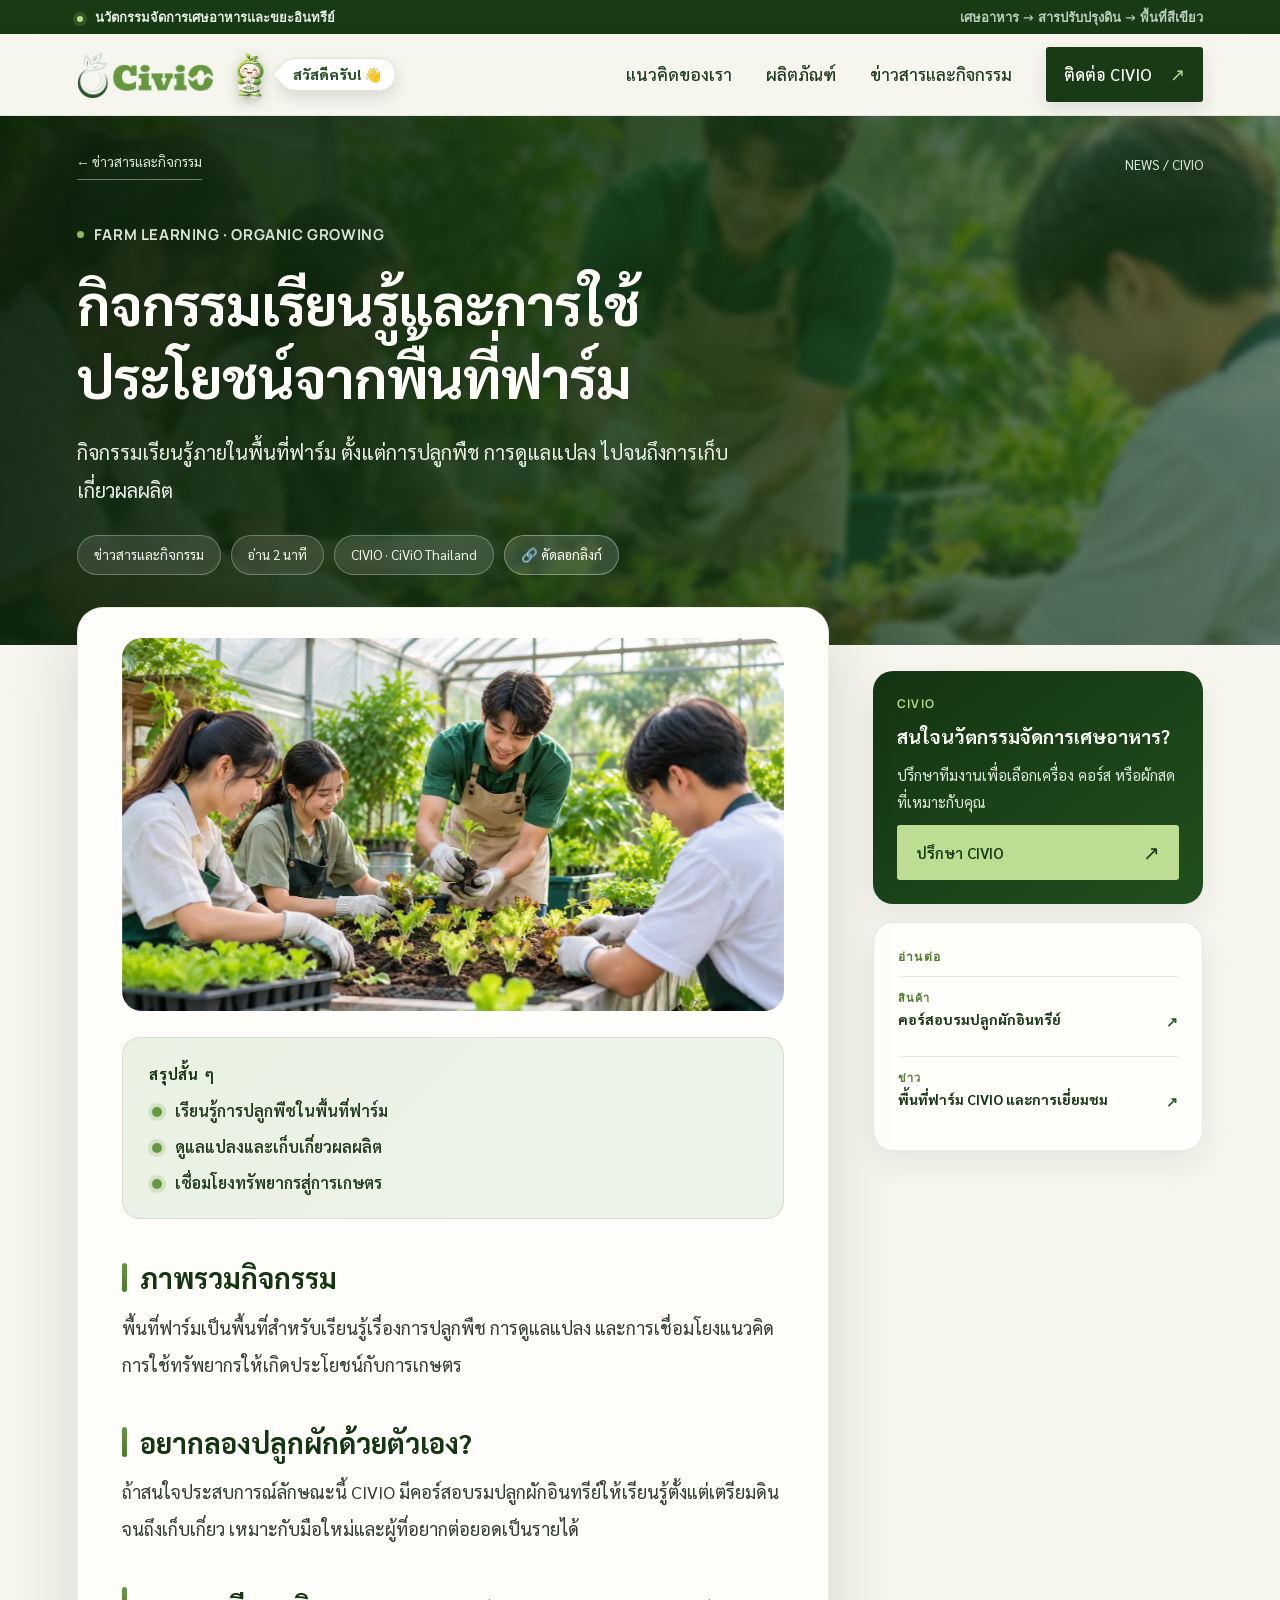
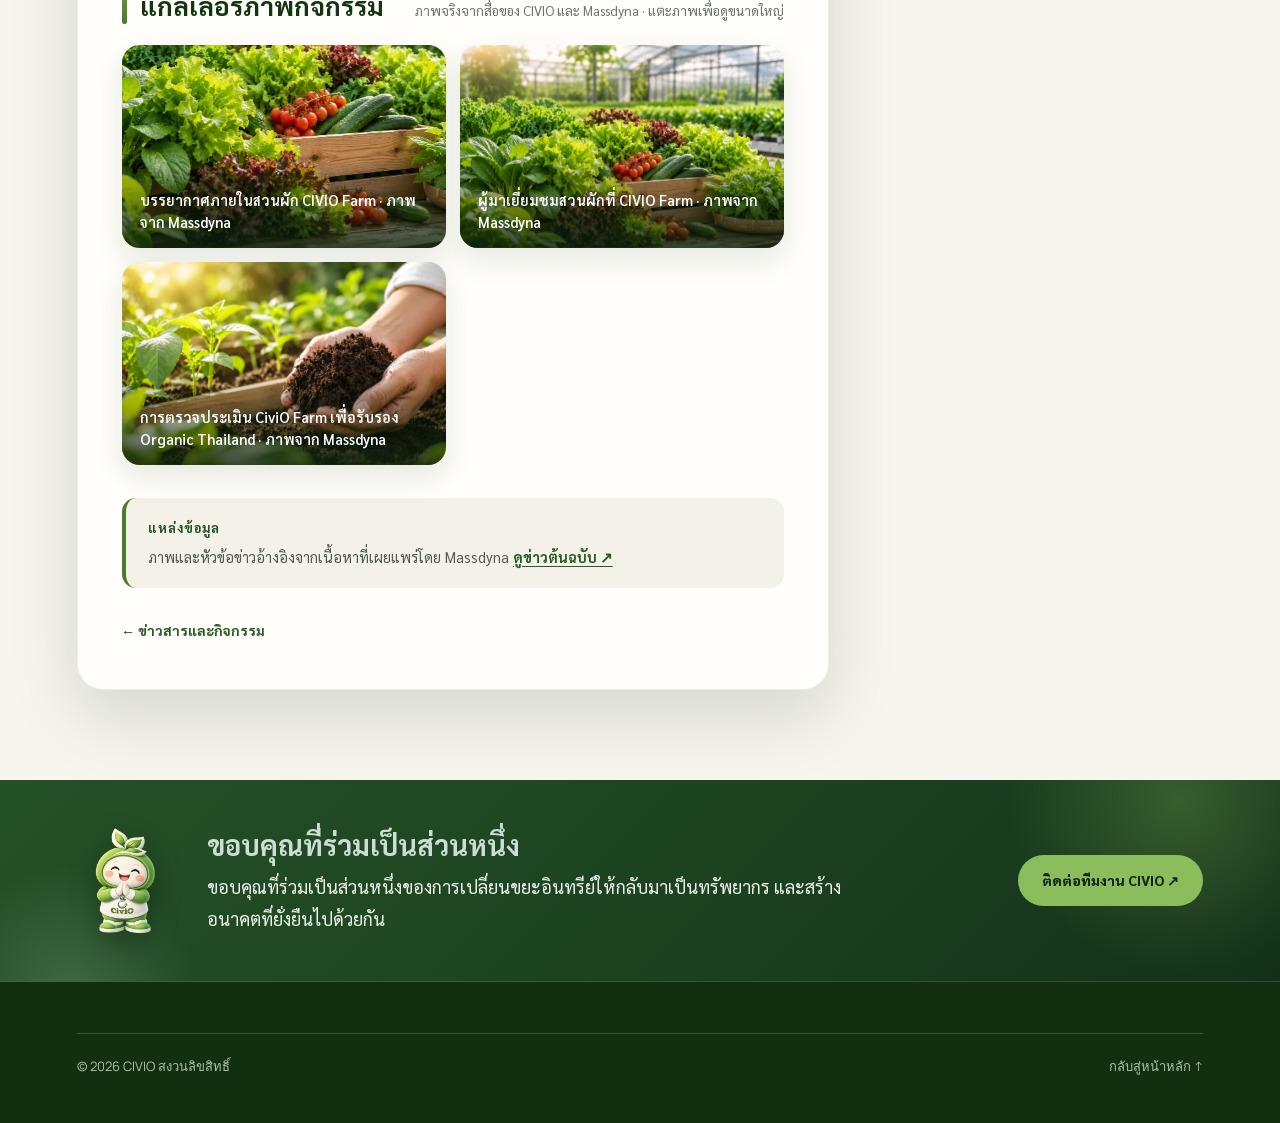
<file: news-03.html>
<!DOCTYPE html>
<html lang="th">
<head>
    <meta charset="UTF-8">
    <meta name="viewport" content="width=device-width, initial-scale=1">
    <meta name="description" content="กิจกรรมเรียนรู้ภายในพื้นที่ฟาร์ม ตั้งแต่การปลูกพืช การดูแลแปลง ไปจนถึงการเก็บเกี่ยวผลผลิต">
    <meta name="robots" content="index, follow, max-image-preview:large">
    <link rel="canonical" href="https://civiothailand.github.io/CiViOWebsites/news-03.html">
    <meta property="og:site_name" content="CiViO Thailand">
    <meta property="og:locale" content="th_TH">
    <meta property="og:title" content="กิจกรรมเรียนรู้และการใช้ประโยชน์จากพื้นที่ฟาร์ม | CiViO Thailand">
    <meta property="og:description" content="กิจกรรมเรียนรู้ภายในพื้นที่ฟาร์ม ตั้งแต่การปลูกพืช การดูแลแปลง ไปจนถึงการเก็บเกี่ยวผลผลิต">
    <meta property="og:type" content="article">
    <meta property="og:url" content="https://civiothailand.github.io/CiViOWebsites/news-03.html">
    <meta name="twitter:card" content="summary_large_image">
    <meta property="og:image" content="https://civiothailand.github.io/CiViOWebsites/assets/images/organic-gardening-course.webp">
    <meta name="twitter:image" content="https://civiothailand.github.io/CiViOWebsites/assets/images/organic-gardening-course.webp">

    <meta name="theme-color" content="#183b16">
    <title>กิจกรรมเรียนรู้และการใช้ประโยชน์จากพื้นที่ฟาร์ม | CiViO Thailand</title>
<link rel="icon" href="favicon.ico?v=4" sizes="any">
<link rel="icon" type="image/png" sizes="32x32" href="assets/images/favicon-32.png?v=4">
<link rel="icon" type="image/png" sizes="192x192" href="assets/images/icon-192.png?v=4">
<link rel="apple-touch-icon" href="assets/images/apple-touch-icon.png?v=4">

    
    <!-- Google Fonts -->
    <link rel="preconnect" href="https://fonts.googleapis.com">
    <link rel="preconnect" href="https://fonts.gstatic.com" crossorigin>
    <link href="https://fonts.googleapis.com/css2?family=Sarabun:wght@300;400;500;600;700;800&family=Manrope:wght@400;500;600;700;800&display=swap" rel="stylesheet">
    
    <!-- Custom CSS -->
    <link rel="stylesheet" href="assets/css/style.css?v=6">
<script>document.documentElement.classList.add("fx-loader");setTimeout(function(){document.documentElement.classList.remove("fx-loader")},4000)</script>
<link rel="stylesheet" href="assets/css/effects.css?v=1">
</head>
<body>

    <!-- Top Announcement Line -->
    <div class="topline">
        <div class="topline-inner">
            <span><i class="live-dot"></i> นวัตกรรมจัดการเศษอาหารและขยะอินทรีย์</span>
            <span class="topline-right">เศษอาหาร → สารปรับปรุงดิน → พื้นที่สีเขียว</span>
        </div>
    </div>

    <!-- Header & Navigation -->
    <header class="header">
        <div class="header-inner">
            <a class="brand" href="index.html"><img src="assets/images/civio-logo.png" alt="CiViO Thailand" class="brand-logo" decoding="async"></a>
<div class="header-wave" aria-hidden="true"><span class="header-wave-mascot"><img src="assets/images/civio-mascot.png" alt="" width="56" height="66" decoding="async"></span><span class="header-wave-bubble">สวัสดีครับ! <i class="wave-hand">👋</i></span></div>

            
            <button class="menu-toggle" type="button" aria-label="เปิดเมนู" aria-expanded="false" aria-controls="mainNav">
                <span></span>
                <span></span>
            </button>
            
            <nav class="main-nav" id="mainNav">
                <a href="index.html#story">แนวคิดของเรา</a>
                <a href="index.html#products">ผลิตภัณฑ์</a>
                <a href="index.html#real-work">ข่าวสารและกิจกรรม</a>
                <a class="nav-contact" href="index.html#contact">ติดต่อ CIVIO <b>↗</b></a>
            </nav>
        </div>
    </header>

    <!-- Main Content Section -->
    <main class="nx-page">
    <section class="nx-hero" style="--nx-img:url('../images/organic-gardening-course.webp')">
      <div class="nx-hero-bg" aria-hidden="true"></div>
      <div class="nx-hero-inner page-width">
        <div class="nx-topline"><a href="index.html#real-work">← ข่าวสารและกิจกรรม</a><span>NEWS / CIVIO</span></div>
        <div class="eyebrow eyebrow-light"><span></span>FARM LEARNING · ORGANIC GROWING</div>
        <h1>กิจกรรมเรียนรู้และการใช้ประโยชน์จากพื้นที่ฟาร์ม</h1>
        <p class="nx-hero-lead">กิจกรรมเรียนรู้ภายในพื้นที่ฟาร์ม ตั้งแต่การปลูกพืช การดูแลแปลง ไปจนถึงการเก็บเกี่ยวผลผลิต</p>
        <div class="nx-meta"><span>ข่าวสารและกิจกรรม</span><span>อ่าน 2 นาที</span><span>CIVIO · CiViO Thailand</span></div>
      </div>
    </section>
    <div class="nx-layout page-width">
      <article class="nx-article">
        <figure class="nx-figure"><img src="https://massdyna.com/wp-content/uploads/2025/11/IMG_0572.jpeg" alt="กิจกรรมเรียนรู้และเก็บผักในพื้นที่ฟาร์ม ภาพจาก Massdyna" referrerpolicy="no-referrer" onerror="this.onerror=null;this.src='assets/images/organic-gardening-course.webp'" loading="eager" decoding="async"></figure>
        <aside class="nx-highlights"><b>สรุปสั้น ๆ</b><ul><li>เรียนรู้การปลูกพืชในพื้นที่ฟาร์ม</li><li>ดูแลแปลงและเก็บเกี่ยวผลผลิต</li><li>เชื่อมโยงทรัพยากรสู่การเกษตร</li></ul></aside>
        <div class="nx-body"><h2>ภาพรวมกิจกรรม</h2><p>พื้นที่ฟาร์มเป็นพื้นที่สำหรับเรียนรู้เรื่องการปลูกพืช การดูแลแปลง และการเชื่อมโยงแนวคิดการใช้ทรัพยากรให้เกิดประโยชน์กับการเกษตร</p><h2>อยากลองปลูกผักด้วยตัวเอง?</h2><p>ถ้าสนใจประสบการณ์ลักษณะนี้ CIVIO มีคอร์สอบรมปลูกผักอินทรีย์ให้เรียนรู้ตั้งแต่เตรียมดินจนถึงเก็บเกี่ยว เหมาะกับมือใหม่และผู้ที่อยากต่อยอดเป็นรายได้</p></div>
        <section class="nx-gallery" aria-label="แกลเลอรีภาพ"><div class="nx-gallery-head"><b>แกลเลอรีภาพกิจกรรม</b><span>ภาพจริงจากสื่อของ CIVIO และ Massdyna · แตะภาพเพื่อดูขนาดใหญ่</span></div><div class="nx-gallery-grid"><figure class="nx-shot"><img src="https://massdyna.com/wp-content/uploads/2024/05/S__811028_0-533x400.jpg" alt="บรรยากาศภายในสวนผัก CIVIO Farm · ภาพจาก Massdyna" referrerpolicy="no-referrer" onerror="this.onerror=null;this.src='assets/images/vegetable-farm-natural.webp'" loading="lazy" decoding="async"><figcaption>บรรยากาศภายในสวนผัก CIVIO Farm · ภาพจาก Massdyna</figcaption></figure><figure class="nx-shot"><img src="https://massdyna.com/wp-content/uploads/2024/05/S__811011_0-600x800.jpg" alt="ผู้มาเยี่ยมชมสวนผักที่ CIVIO Farm · ภาพจาก Massdyna" referrerpolicy="no-referrer" onerror="this.onerror=null;this.src='assets/images/organic-vegetables-farm.webp'" loading="lazy" decoding="async"><figcaption>ผู้มาเยี่ยมชมสวนผักที่ CIVIO Farm · ภาพจาก Massdyna</figcaption></figure><figure class="nx-shot"><img src="https://massdyna.com/wp-content/uploads/2025/11/IMG_0548-1067x800.jpeg" alt="การตรวจประเมิน CiviO Farm เพื่อรับรอง Organic Thailand · ภาพจาก Massdyna" referrerpolicy="no-referrer" onerror="this.onerror=null;this.src='assets/images/compost-soil-seedlings.webp'" loading="lazy" decoding="async"><figcaption>การตรวจประเมิน CiviO Farm เพื่อรับรอง Organic Thailand · ภาพจาก Massdyna</figcaption></figure></div></section><div class="nx-source"><b>แหล่งข้อมูล</b><span>ภาพและหัวข้อข่าวอ้างอิงจากเนื้อหาที่เผยแพร่โดย Massdyna <a href="https://massdyna.com/%E0%B8%AA%E0%B8%AA%E0%B8%A7-%E0%B9%80%E0%B8%A2%E0%B8%B5%E0%B9%88%E0%B8%A2%E0%B8%A1%E0%B8%8A%E0%B8%A1-civio-farm-%E0%B9%81%E0%B8%A5%E0%B8%B0%E0%B8%99%E0%B8%A7%E0%B8%B1%E0%B8%95%E0%B8%81%E0%B8%A3/" target="_blank" rel="noopener">ดูข่าวต้นฉบับ ↗</a></span></div>
        <a class="nx-back" href="index.html#real-work">← ข่าวสารและกิจกรรม</a>
      </article>
      <aside class="nx-side">
        <div class="nx-card nx-card-dark"><small>CIVIO</small><strong>สนใจนวัตกรรมจัดการเศษอาหาร?</strong><p>ปรึกษาทีมงานเพื่อเลือกเครื่อง คอร์ส หรือผักสดที่เหมาะกับคุณ</p><a class="btn btn-lime" href="index.html#contact">ปรึกษา CIVIO <span>↗</span></a></div>
        <div class="nx-card"><small>อ่านต่อ</small><a class="nx-rel" href="product-course.html"><small>สินค้า</small><span>คอร์สอบรมปลูกผักอินทรีย์</span><b>↗</b></a><a class="nx-rel" href="news-01.html"><small>ข่าว</small><span>พื้นที่ฟาร์ม CIVIO และการเยี่ยมชม</span><b>↗</b></a></div>
      </aside>
    </div>
  </main>

    <!-- Footer -->
    <footer class="footer">
<div class="thanks-band"><div class="thanks-inner page-width"><span class="thanks-mascot" aria-hidden="true"><img src="assets/images/civio-mascot.png" alt="" width="96" height="113" loading="lazy" decoding="async"></span><div class="thanks-copy"><b>ขอบคุณที่ร่วมเป็นส่วนหนึ่ง</b><p>ขอบคุณที่ร่วมเป็นส่วนหนึ่งของการเปลี่ยนขยะอินทรีย์ให้กลับมาเป็นทรัพยากร และสร้างอนาคตที่ยั่งยืนไปด้วยกัน</p></div><a class="thanks-link" href="index.html#contact">ติดต่อทีมงาน CIVIO <span>↗</span></a></div></div>

        <div class="footer-bottom page-width">
            <span>© <span id="currentYear">2026</span> CIVIO สงวนลิขสิทธิ์</span>
            <a href="index.html">กลับสู่หน้าหลัก ↑</a>
        </div>
    </footer>

    <!-- JavaScript -->
    <script>
        // Set dynamic current year
        document.getElementById('currentYear').textContent = new Date().getFullYear();

        // Mobile Menu Toggle logic
        const mb = document.querySelector('.menu-toggle');
        const nav = document.querySelector('.main-nav');

        if (mb && nav) {
            mb.addEventListener('click', () => {
                const open = mb.getAttribute('aria-expanded') === 'true';
                mb.setAttribute('aria-expanded', String(!open));
                nav.classList.toggle('is-open', !open);
            });

            nav.querySelectorAll('a').forEach(a => {
                a.addEventListener('click', () => {
                    nav.classList.remove('is-open');
                    mb.setAttribute('aria-expanded', 'false');
                });
            });
        }
    </script>
<script src="assets/js/effects.js?v=1" defer></script>
</body>
</html>
</file>
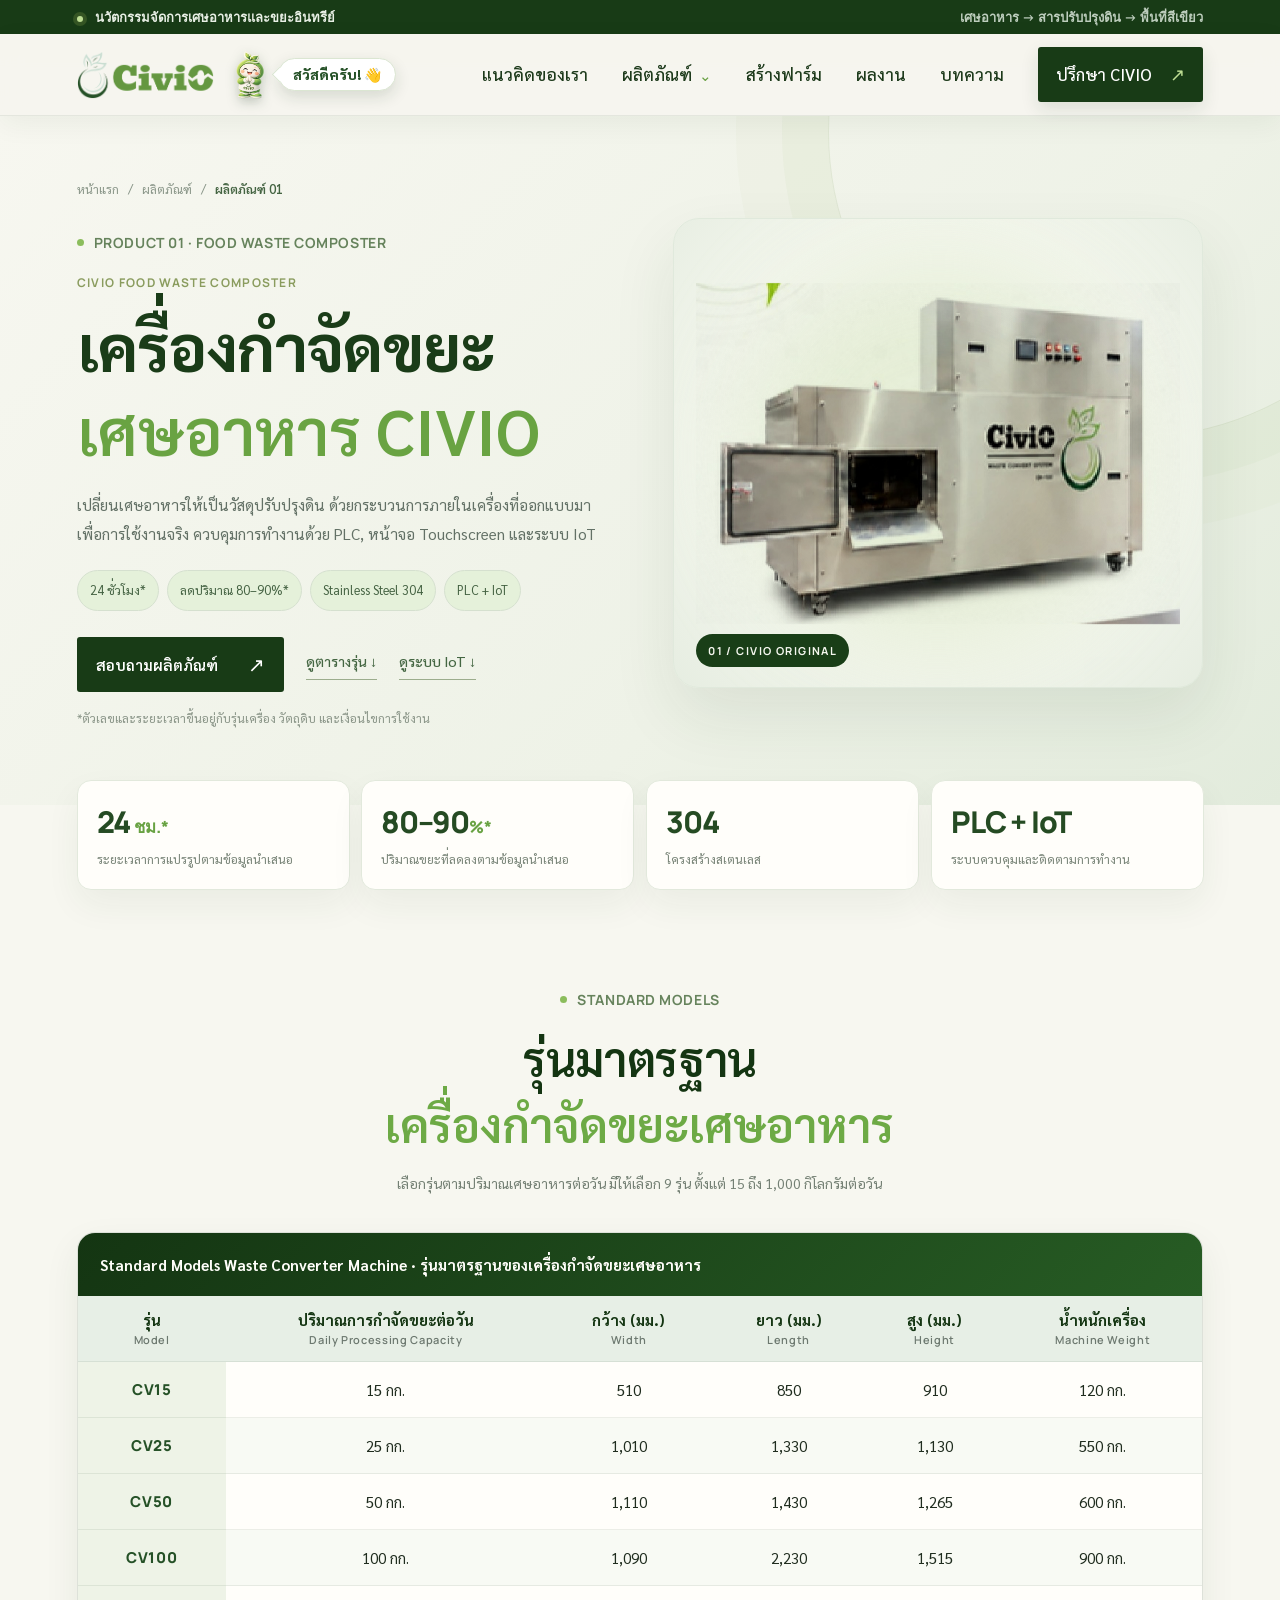
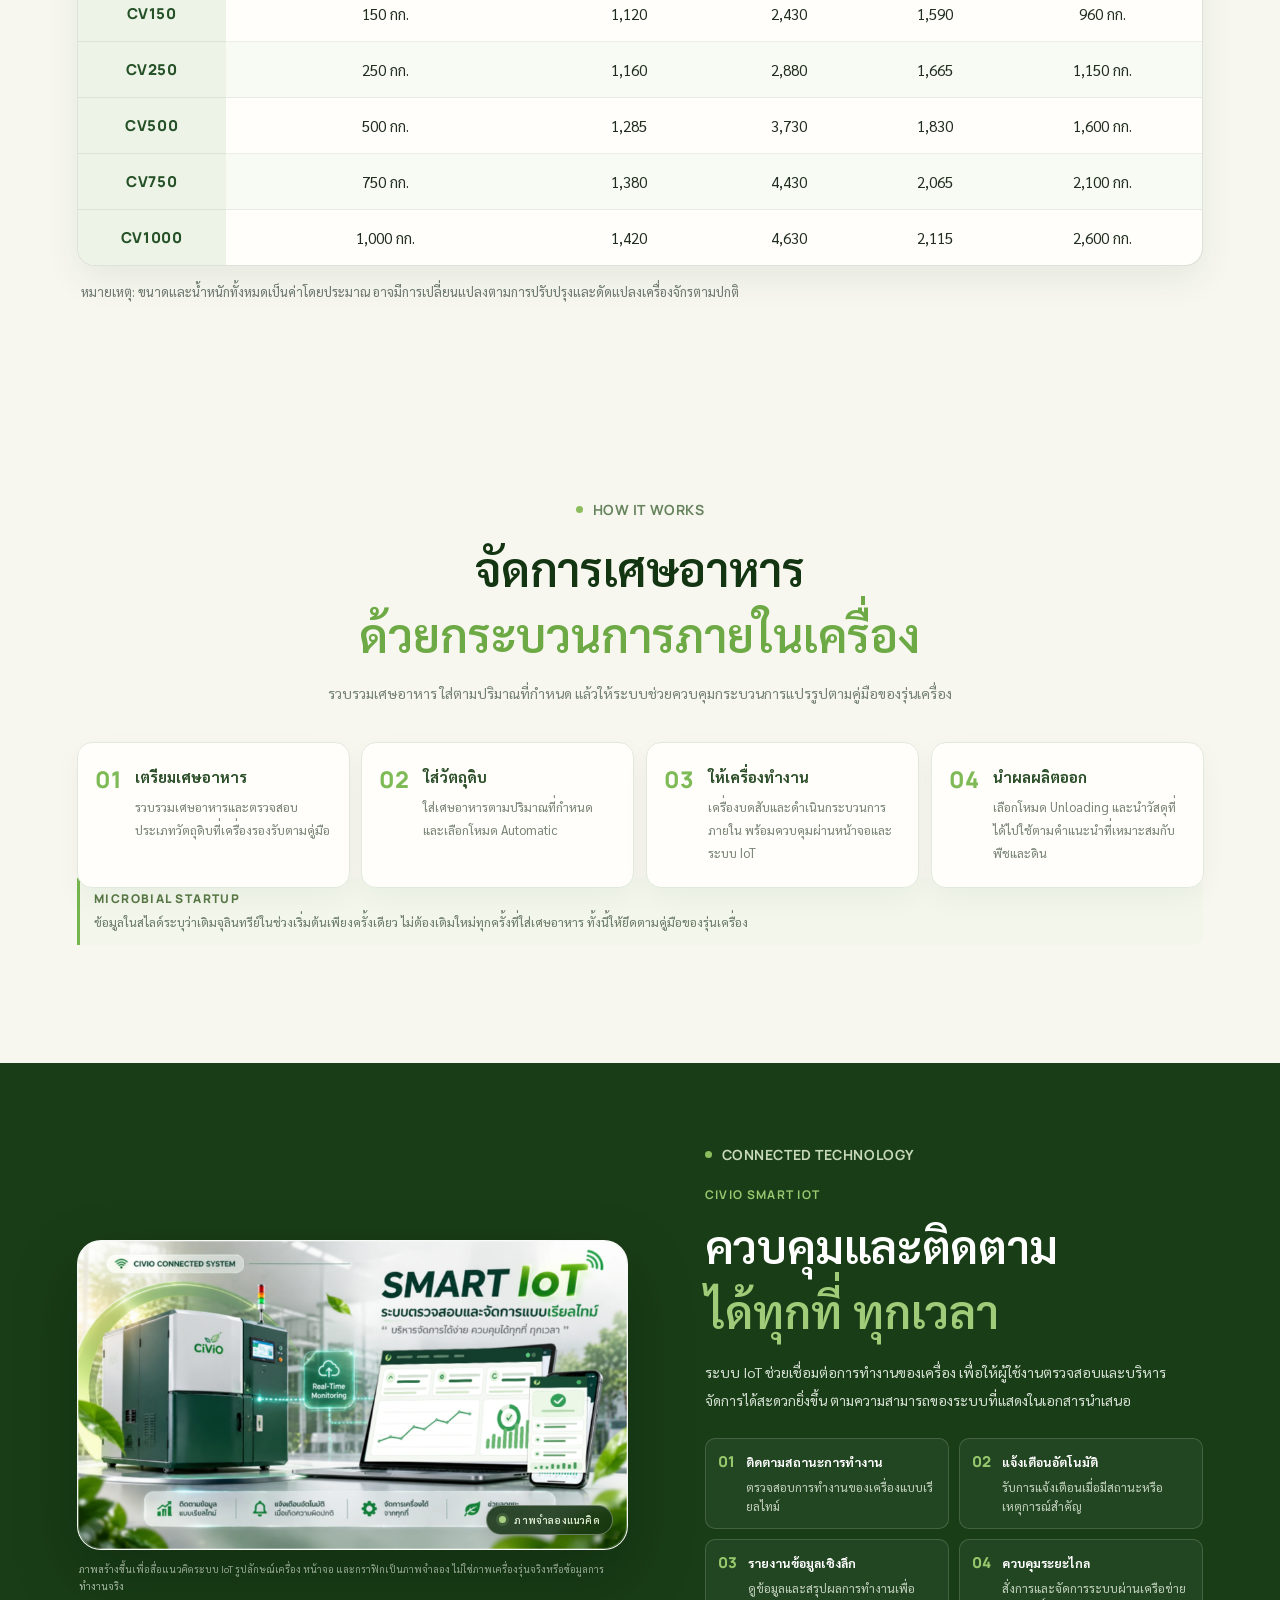
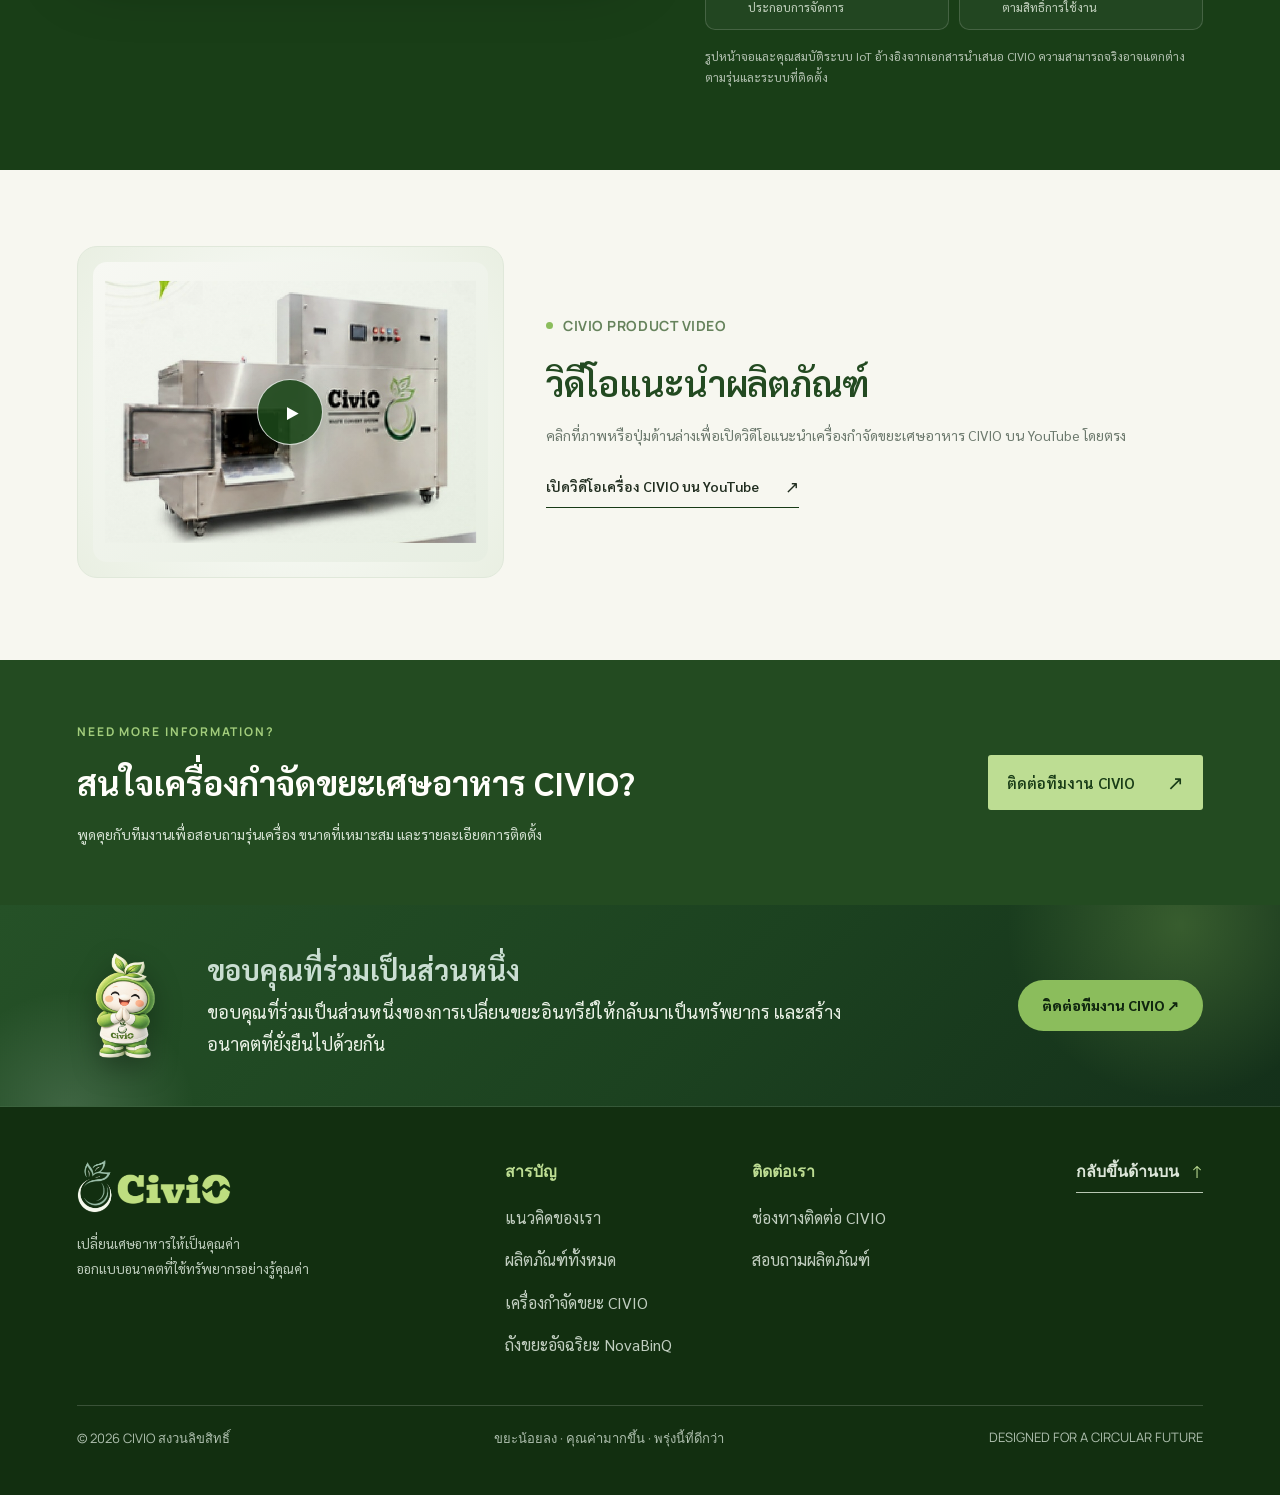
<file: product-civio.html>
<!DOCTYPE html>
<html lang="th">
<head>
  <meta charset="UTF-8"><meta name="viewport" content="width=device-width, initial-scale=1.0"><meta name="theme-color" content="#183b16">
  <meta name="description" content="รู้จักเครื่องกำจัดขยะเศษอาหาร CiViO เทคโนโลยีจัดการขยะอินทรีย์ เปลี่ยนเศษอาหารเป็นสารปรับปรุงดิน พร้อมระบบควบคุม PLC, Touchscreen และ IoT">
    <meta name="robots" content="index, follow, max-image-preview:large">
    <link rel="canonical" href="https://civiothailand.github.io/CiViOWebsites/product-civio.html">
    <meta property="og:site_name" content="CiViO Thailand">
    <meta property="og:locale" content="th_TH">
    <meta property="og:title" content="เครื่องกำจัดขยะเศษอาหาร CiViO | CiViO Thailand">
    <meta property="og:description" content="รู้จักเครื่องกำจัดขยะเศษอาหาร CiViO เทคโนโลยีจัดการขยะอินทรีย์ เปลี่ยนเศษอาหารเป็นสารปรับปรุงดิน พร้อมระบบควบคุม PLC, Touchscreen และ IoT">
    <meta property="og:type" content="article">
    <meta property="og:url" content="https://civiothailand.github.io/CiViOWebsites/product-civio.html">
    <meta name="twitter:card" content="summary_large_image">
    <meta property="og:image" content="https://civiothailand.github.io/CiViOWebsites/assets/images/civio-machine-product.jpg">
    <meta name="twitter:image" content="https://civiothailand.github.io/CiViOWebsites/assets/images/civio-machine-product.jpg">

  <link rel="preconnect" href="https://fonts.googleapis.com"><link rel="preconnect" href="https://fonts.gstatic.com" crossorigin>
  <link href="https://fonts.googleapis.com/css2?family=Sarabun:wght@300;400;500;600;700;800&family=Manrope:wght@400;500;600;700;800&display=swap" rel="stylesheet">
  <link rel="stylesheet" href="assets/css/style.css?v=6">
  <title>เครื่องกำจัดขยะเศษอาหาร CiViO | CiViO Thailand</title>
<link rel="icon" href="favicon.ico?v=4" sizes="any">
<link rel="icon" type="image/png" sizes="32x32" href="assets/images/favicon-32.png?v=4">
<link rel="icon" type="image/png" sizes="192x192" href="assets/images/icon-192.png?v=4">
<link rel="apple-touch-icon" href="assets/images/apple-touch-icon.png?v=4">

<script>document.documentElement.classList.add("fx-loader");setTimeout(function(){document.documentElement.classList.remove("fx-loader")},4000)</script>
<link rel="stylesheet" href="assets/css/effects.css?v=1">
</head>
<body class="product-detail-page" id="top">
  <div class="scroll-progress" aria-hidden="true"><span id="scrollProgress"></span></div>
  <div class="topline"><div class="topline-inner"><span><i class="live-dot"></i> นวัตกรรมจัดการเศษอาหารและขยะอินทรีย์</span><span class="topline-right">เศษอาหาร → สารปรับปรุงดิน → พื้นที่สีเขียว</span></div></div>
  <header class="header"><div class="header-inner">
    <a class="brand" href="index.html"><img src="assets/images/civio-logo.png" alt="CiViO Thailand" class="brand-logo" decoding="async"></a>
<div class="header-wave" aria-hidden="true"><span class="header-wave-mascot"><img src="assets/images/civio-mascot.png" alt="" width="56" height="66" decoding="async"></span><span class="header-wave-bubble">สวัสดีครับ! <i class="wave-hand">👋</i></span></div>

    <button class="menu-toggle" type="button" aria-label="เปิดเมนู" aria-expanded="false" aria-controls="mainNav"><span></span><span></span></button>
    <nav class="main-nav" id="mainNav" aria-label="เมนูหลัก">
      <a href="index.html#story">แนวคิดของเรา</a>
      <div class="nav-dropdown"><button class="nav-dropdown-toggle" type="button" aria-expanded="false">ผลิตภัณฑ์ <span aria-hidden="true">⌄</span></button>
        <div class="nav-dropdown-menu" aria-label="เลือกผลิตภัณฑ์">
          <a href="product-civio.html"><small>ผลิตภัณฑ์ 01</small><strong>เครื่องกำจัดขยะเศษอาหาร CIVIO</strong></a>
          <a href="product-novabinq.html"><small>ผลิตภัณฑ์ 02</small><strong>ถังขยะอัจฉริยะ NovaBinQ</strong></a>
            <a href="product-course.html"><small>ผลิตภัณฑ์ 03</small><strong>คอร์สอบรมปลูกผัก</strong></a>
            <a href="product-vegetables.html"><small>ผลิตภัณฑ์ 04</small><strong>ผักสดจากฟาร์ม CIVIO</strong></a>
        </div>
      </div>
      <a href="index.html#farm">สร้างฟาร์ม</a><a href="index.html#credibility">ผลงาน</a><a href="index.html#articles">บทความ</a>
      <a class="nav-contact" href="index.html#contact">ปรึกษา CIVIO <b>↗</b></a>
    </nav>
  </div></header>
  <main>
    <section class="product-detail-hero product-detail-civio">
      <div class="product-detail-hero-inner page-width">
        <div class="product-detail-copy reveal">
          <div class="detail-breadcrumb"><a href="index.html">หน้าแรก</a><span>/</span><a href="index.html#products">ผลิตภัณฑ์</a><span>/</span><b>ผลิตภัณฑ์ 01</b></div>
          <div class="eyebrow"><span></span> PRODUCT 01 · FOOD WASTE COMPOSTER</div>
          <p class="detail-overline">CIVIO FOOD WASTE COMPOSTER</p>
          <h1>เครื่องกำจัดขยะ<br><em>เศษอาหาร CIVIO</em></h1>
          <p class="detail-lead">เปลี่ยนเศษอาหารให้เป็นวัสดุปรับปรุงดิน ด้วยกระบวนการภายในเครื่องที่ออกแบบมาเพื่อการใช้งานจริง ควบคุมการทำงานด้วย PLC, หน้าจอ Touchscreen และระบบ IoT</p>
          <div class="detail-chip-row"><span>24 ชั่วโมง*</span><span>ลดปริมาณ 80–90%*</span><span>Stainless Steel 304</span><span>PLC + IoT</span></div>
          <div class="detail-actions"><a class="btn btn-forest" href="index.html#contact">สอบถามผลิตภัณฑ์ <span>↗</span></a><a class="btn-link" href="#models">ดูตารางรุ่น ↓</a><a class="btn-link" href="#iot">ดูระบบ IoT ↓</a></div>
          <small class="detail-disclaimer">*ตัวเลขและระยะเวลาขึ้นอยู่กับรุ่นเครื่อง วัตถุดิบ และเงื่อนไขการใช้งาน</small>
        </div>
        <div class="product-detail-hero-visual reveal reveal-delay"><div class="detail-image-glow"></div><img src="https://massdyna.com/wp-content/uploads/2026/08/3414c676-9cdc-49a3-9c5f-7c2a30764273-800x800.png" onerror="this.onerror=null;this.src='assets/images/civio-machine-product.jpg'" alt="เครื่องกำจัดขยะเศษอาหาร CIVIO รุ่นตัวอย่าง" fetchpriority="high" decoding="async"><span class="detail-image-index">01 / CIVIO ORIGINAL</span></div>
      </div>
    </section>

    <section class="detail-stat-section page-width">
      <div class="detail-stat-card"><strong>24 <small>ชม.*</small></strong><span>ระยะเวลาการแปรรูปตามข้อมูลนำเสนอ</span></div>
      <div class="detail-stat-card"><strong>80–90<small>%*</small></strong><span>ปริมาณขยะที่ลดลงตามข้อมูลนำเสนอ</span></div>
      <div class="detail-stat-card"><strong>304</strong><span>โครงสร้างสเตนเลส</span></div>
      <div class="detail-stat-card"><strong>PLC + IoT</strong><span>ระบบควบคุมและติดตามการทำงาน</span></div>
    </section>


    <section class="detail-section models-section page-width" id="models">
      <div class="detail-section-heading reveal"><div class="eyebrow"><span></span> STANDARD MODELS</div><h2>รุ่นมาตรฐาน<br><em>เครื่องกำจัดขยะเศษอาหาร</em></h2><p>เลือกรุ่นตามปริมาณเศษอาหารต่อวัน มีให้เลือก 9 รุ่น ตั้งแต่ 15 ถึง 1,000 กิโลกรัมต่อวัน</p></div>
      <div class="model-table-wrap reveal">
        <table class="model-table">
          <caption>Standard Models Waste Converter Machine · รุ่นมาตรฐานของเครื่องกำจัดขยะเศษอาหาร</caption>
          <thead><tr><th scope="col">รุ่น<small>Model</small></th><th scope="col">ปริมาณการกำจัดขยะต่อวัน<small>Daily Processing Capacity</small></th><th scope="col">กว้าง (มม.)<small>Width</small></th><th scope="col">ยาว (มม.)<small>Length</small></th><th scope="col">สูง (มม.)<small>Height</small></th><th scope="col">น้ำหนักเครื่อง<small>Machine Weight</small></th></tr></thead>
          <tbody><tr><th scope="row">CV15</th><td>15 กก.</td><td>510</td><td>850</td><td>910</td><td>120 กก.</td></tr><tr><th scope="row">CV25</th><td>25 กก.</td><td>1,010</td><td>1,330</td><td>1,130</td><td>550 กก.</td></tr><tr><th scope="row">CV50</th><td>50 กก.</td><td>1,110</td><td>1,430</td><td>1,265</td><td>600 กก.</td></tr><tr><th scope="row">CV100</th><td>100 กก.</td><td>1,090</td><td>2,230</td><td>1,515</td><td>900 กก.</td></tr><tr><th scope="row">CV150</th><td>150 กก.</td><td>1,120</td><td>2,430</td><td>1,590</td><td>960 กก.</td></tr><tr><th scope="row">CV250</th><td>250 กก.</td><td>1,160</td><td>2,880</td><td>1,665</td><td>1,150 กก.</td></tr><tr><th scope="row">CV500</th><td>500 กก.</td><td>1,285</td><td>3,730</td><td>1,830</td><td>1,600 กก.</td></tr><tr><th scope="row">CV750</th><td>750 กก.</td><td>1,380</td><td>4,430</td><td>2,065</td><td>2,100 กก.</td></tr><tr><th scope="row">CV1000</th><td>1,000 กก.</td><td>1,420</td><td>4,630</td><td>2,115</td><td>2,600 กก.</td></tr></tbody>
        </table>
      </div>
      <p class="model-note">หมายเหตุ: ขนาดและน้ำหนักทั้งหมดเป็นค่าโดยประมาณ อาจมีการเปลี่ยนแปลงตามการปรับปรุงและดัดแปลงเครื่องจักรตามปกติ</p>
    </section>

    <section class="detail-section page-width">
      <div class="detail-section-heading reveal"><div class="eyebrow"><span></span> HOW IT WORKS</div><h2>จัดการเศษอาหาร<br><em>ด้วยกระบวนการภายในเครื่อง</em></h2><p>รวบรวมเศษอาหาร ใส่ตามปริมาณที่กำหนด แล้วให้ระบบช่วยควบคุมกระบวนการแปรรูปตามคู่มือของรุ่นเครื่อง</p></div>
      <div class="detail-steps-grid">
        <article class="detail-step reveal"><span>01</span><div><b>เตรียมเศษอาหาร</b><p>รวบรวมเศษอาหารและตรวจสอบประเภทวัตถุดิบที่เครื่องรองรับตามคู่มือ</p></div></article>
        <article class="detail-step reveal"><span>02</span><div><b>ใส่วัตถุดิบ</b><p>ใส่เศษอาหารตามปริมาณที่กำหนด และเลือกโหมด Automatic</p></div></article>
        <article class="detail-step reveal"><span>03</span><div><b>ให้เครื่องทำงาน</b><p>เครื่องบดสับและดำเนินกระบวนการภายใน พร้อมควบคุมผ่านหน้าจอและระบบ IoT</p></div></article>
        <article class="detail-step reveal"><span>04</span><div><b>นำผลผลิตออก</b><p>เลือกโหมด Unloading และนำวัสดุที่ได้ไปใช้ตามคำแนะนำที่เหมาะสมกับพืชและดิน</p></div></article>
      </div>
      <div class="microbe-startup-note"><b>MICROBIAL STARTUP</b><span>ข้อมูลในสไลด์ระบุว่าเติมจุลินทรีย์ในช่วงเริ่มต้นเพียงครั้งเดียว ไม่ต้องเติมใหม่ทุกครั้งที่ใส่เศษอาหาร ทั้งนี้ให้ยึดตามคู่มือของรุ่นเครื่อง</span></div>
    </section>

    <section class="iot-section" id="iot">
      <div class="iot-section-inner page-width">
        <figure class="iot-visual iot-visual-concept reveal" aria-label="ภาพจำลองแนวคิดระบบ IoT ของเครื่องกำจัดขยะเศษอาหาร CIVIO">
          <div class="iot-visual-art">
            <img src="assets/images/civio-iot-concept.webp" alt="ภาพจำลองเครื่องกำจัดขยะเศษอาหาร CIVIO เชื่อมต่อกับแดชบอร์ด IoT และอุปกรณ์มือถือ" loading="lazy" decoding="async">
            <span class="iot-concept-badge"><i aria-hidden="true"></i> ภาพจำลองแนวคิด</span>
          </div>
          <figcaption>ภาพสร้างขึ้นเพื่อสื่อแนวคิดระบบ IoT รูปลักษณ์เครื่อง หน้าจอ และกราฟิกเป็นภาพจำลอง ไม่ใช่ภาพเครื่องรุ่นจริงหรือข้อมูลการทำงานจริง</figcaption>
        </figure>
        <div class="iot-copy reveal reveal-delay">
          <div class="eyebrow"><span></span> CONNECTED TECHNOLOGY</div>
          <p class="detail-overline">CIVIO SMART IOT</p>
          <h2>ควบคุมและติดตาม<br><em>ได้ทุกที่ ทุกเวลา</em></h2>
          <p>ระบบ IoT ช่วยเชื่อมต่อการทำงานของเครื่อง เพื่อให้ผู้ใช้งานตรวจสอบและบริหารจัดการได้สะดวกยิ่งขึ้น ตามความสามารถของระบบที่แสดงในเอกสารนำเสนอ</p>
          <div class="iot-feature-list">
            <div><span>01</span><p><b>ติดตามสถานะการทำงาน</b><small>ตรวจสอบการทำงานของเครื่องแบบเรียลไทม์</small></p></div>
            <div><span>02</span><p><b>แจ้งเตือนอัตโนมัติ</b><small>รับการแจ้งเตือนเมื่อมีสถานะหรือเหตุการณ์สำคัญ</small></p></div>
            <div><span>03</span><p><b>รายงานข้อมูลเชิงลึก</b><small>ดูข้อมูลและสรุปผลการทำงานเพื่อประกอบการจัดการ</small></p></div>
            <div><span>04</span><p><b>ควบคุมระยะไกล</b><small>สั่งการและจัดการระบบผ่านเครือข่ายตามสิทธิ์การใช้งาน</small></p></div>
          </div>
          <small class="detail-disclaimer">รูปหน้าจอและคุณสมบัติระบบ IoT อ้างอิงจากเอกสารนำเสนอ CIVIO ความสามารถจริงอาจแตกต่างตามรุ่นและระบบที่ติดตั้ง</small>
        </div>
      </div>
    </section>

    <section class="novabin-video-note civio-video-note page-width">
      <div class="novabin-video-image civio-video-image reveal">
        <a class="civio-video-thumb" href="https://www.youtube.com/watch?v=NRCYyO5xy0o" target="_blank" rel="noopener noreferrer" aria-label="เปิดวิดีโอเครื่องกำจัดขยะเศษอาหาร CIVIO บน YouTube">
          <img src="assets/images/civio-machine-product.jpg" alt="ภาพเครื่องกำจัดขยะเศษอาหาร CIVIO สำหรับเปิดวิดีโอแนะนำผลิตภัณฑ์" loading="lazy" decoding="async">
          <span class="civio-video-play" aria-hidden="true">▶</span>
        </a>
      </div>
      <div class="reveal reveal-delay">
        <div class="eyebrow"><span></span> CIVIO PRODUCT VIDEO</div>
        <h2>วิดีโอแนะนำผลิตภัณฑ์</h2>
        <p>คลิกที่ภาพหรือปุ่มด้านล่างเพื่อเปิดวิดีโอแนะนำเครื่องกำจัดขยะเศษอาหาร CIVIO บน YouTube โดยตรง</p>
        <a class="under-link" href="https://www.youtube.com/watch?v=NRCYyO5xy0o" target="_blank" rel="noopener noreferrer">เปิดวิดีโอเครื่อง CIVIO บน YouTube <span>↗</span></a>
      </div>
    </section>

    <section class="detail-final-cta"><div class="page-width"><div><span>NEED MORE INFORMATION?</span><h2>สนใจเครื่องกำจัดขยะเศษอาหาร CIVIO?</h2><p>พูดคุยกับทีมงานเพื่อสอบถามรุ่นเครื่อง ขนาดที่เหมาะสม และรายละเอียดการติดตั้ง</p></div><a class="btn btn-lime" href="index.html#contact">ติดต่อทีมงาน CIVIO <span>↗</span></a></div></section>
  </main>
  <footer class="footer product-detail-footer">
<div class="thanks-band"><div class="thanks-inner page-width"><span class="thanks-mascot" aria-hidden="true"><img src="assets/images/civio-mascot.png" alt="" width="96" height="113" loading="lazy" decoding="async"></span><div class="thanks-copy"><b>ขอบคุณที่ร่วมเป็นส่วนหนึ่ง</b><p>ขอบคุณที่ร่วมเป็นส่วนหนึ่งของการเปลี่ยนขยะอินทรีย์ให้กลับมาเป็นทรัพยากร และสร้างอนาคตที่ยั่งยืนไปด้วยกัน</p></div><a class="thanks-link" href="index.html#contact">ติดต่อทีมงาน CIVIO <span>↗</span></a></div></div>
<div class="footer-main page-width">
      <div class="footer-brand"><a class="brand brand-footer" href="index.html"><img src="assets/images/civio-logo-light.png" alt="CiViO Thailand" class="brand-logo" decoding="async"></a><p>เปลี่ยนเศษอาหารให้เป็นคุณค่า<br>ออกแบบอนาคตที่ใช้ทรัพยากรอย่างรู้คุณค่า</p></div>
      <div class="footer-col"><span>สารบัญ</span><a href="index.html#story">แนวคิดของเรา</a><a href="index.html#products">ผลิตภัณฑ์ทั้งหมด</a><a href="product-civio.html">เครื่องกำจัดขยะ CIVIO</a><a href="product-novabinq.html">ถังขยะอัจฉริยะ NovaBinQ</a></div>
      <div class="footer-col"><span>ติดต่อเรา</span><a href="index.html#contact">ช่องทางติดต่อ CIVIO</a><a href="index.html#contact">สอบถามผลิตภัณฑ์</a></div>
      <a class="back-top" href="#top">กลับขึ้นด้านบน <b>↑</b></a>
    </div><div class="footer-bottom page-width"><span>© <span id="currentYear"></span> CIVIO สงวนลิขสิทธิ์</span><span>ขยะน้อยลง · คุณค่ามากขึ้น · พรุ่งนี้ที่ดีกว่า</span><span>DESIGNED FOR A CIRCULAR FUTURE</span></div></footer>
  <script src="assets/js/main.js?v=6"></script>
<script src="assets/js/effects.js?v=1" defer></script>
</body></html>
</file>
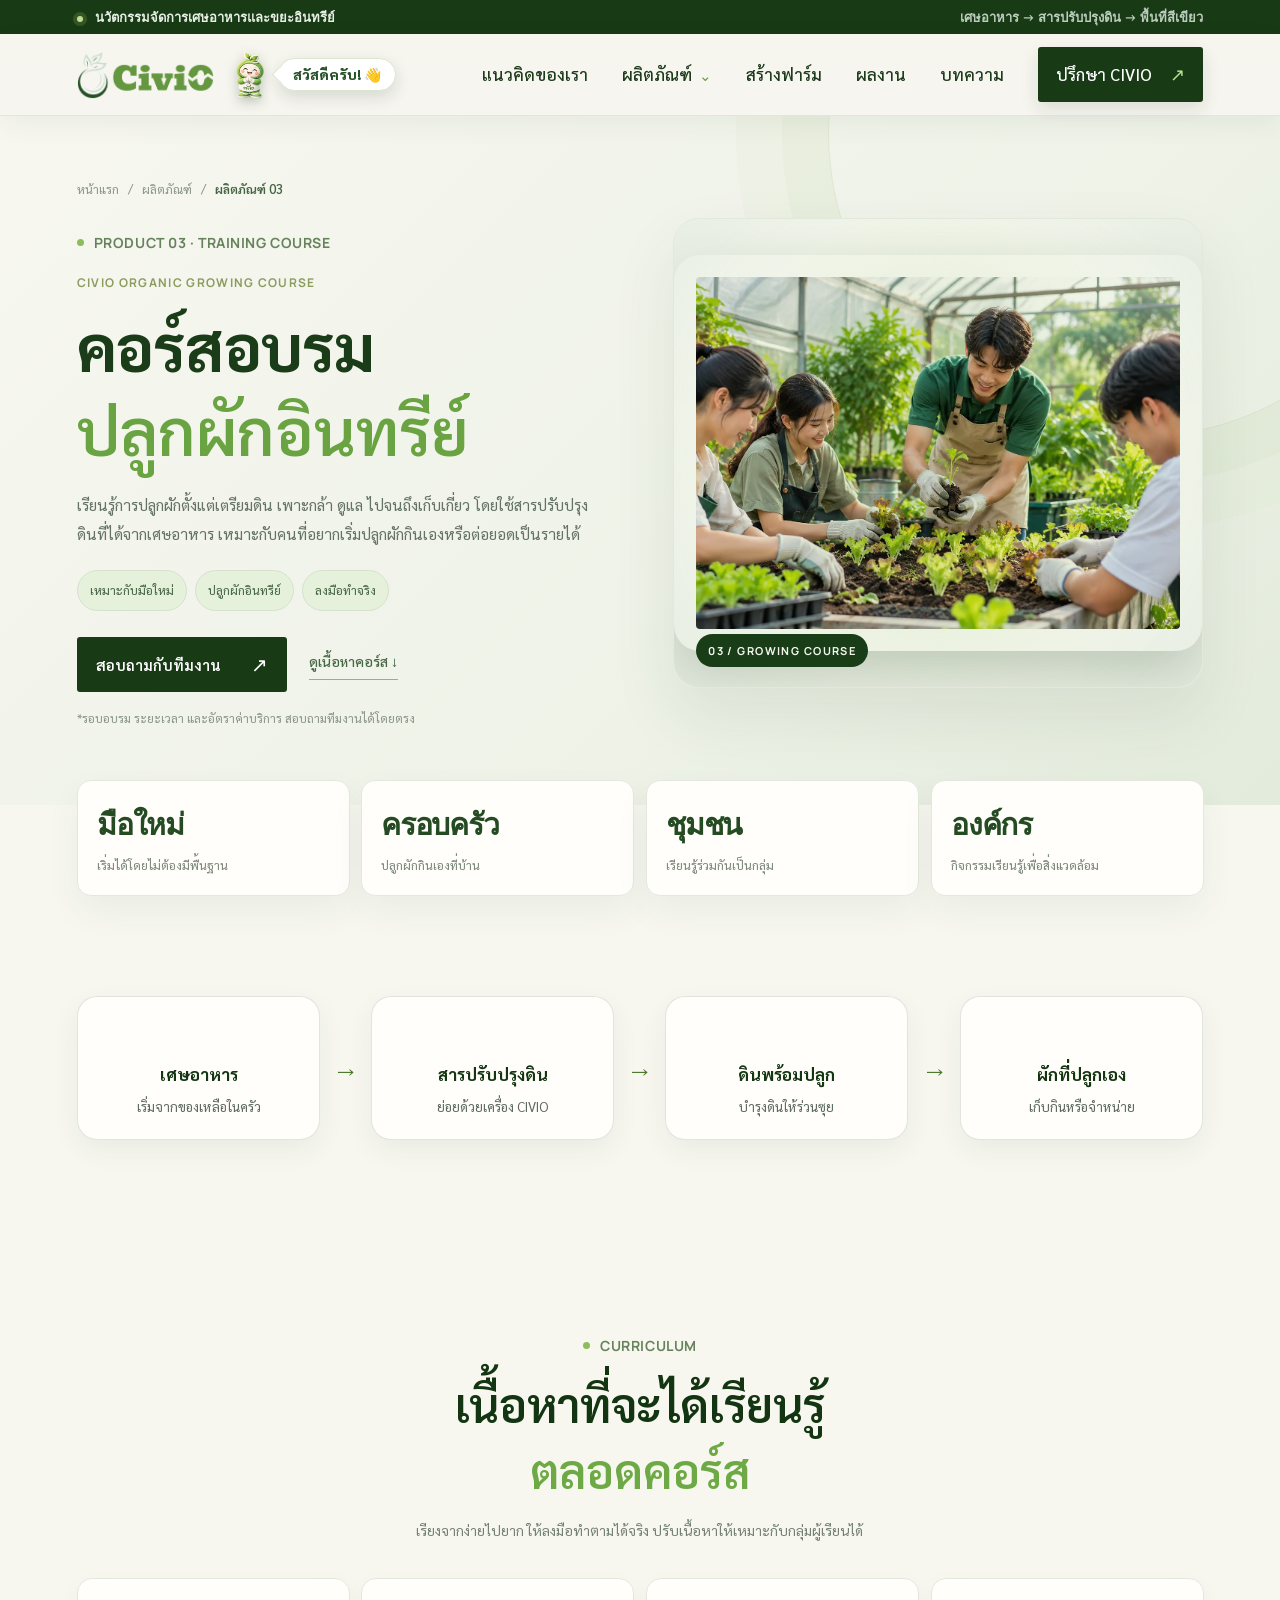
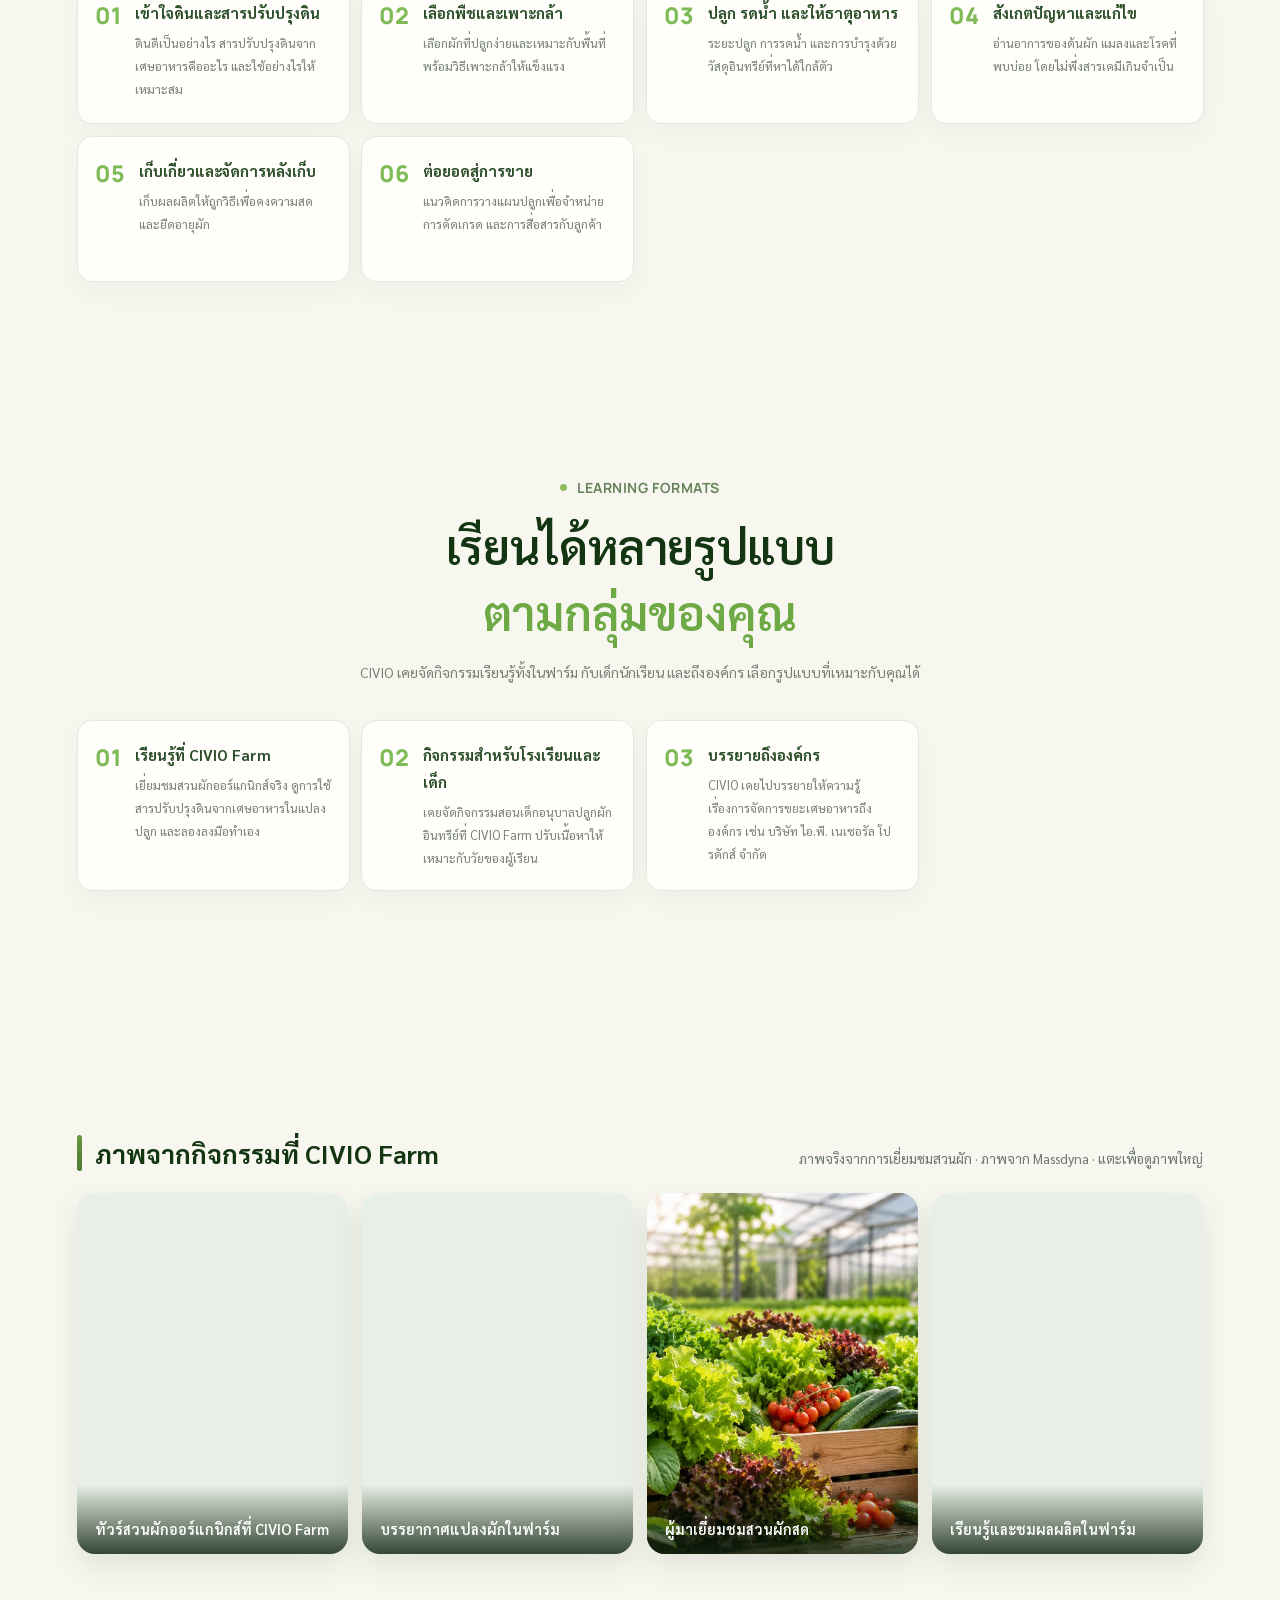
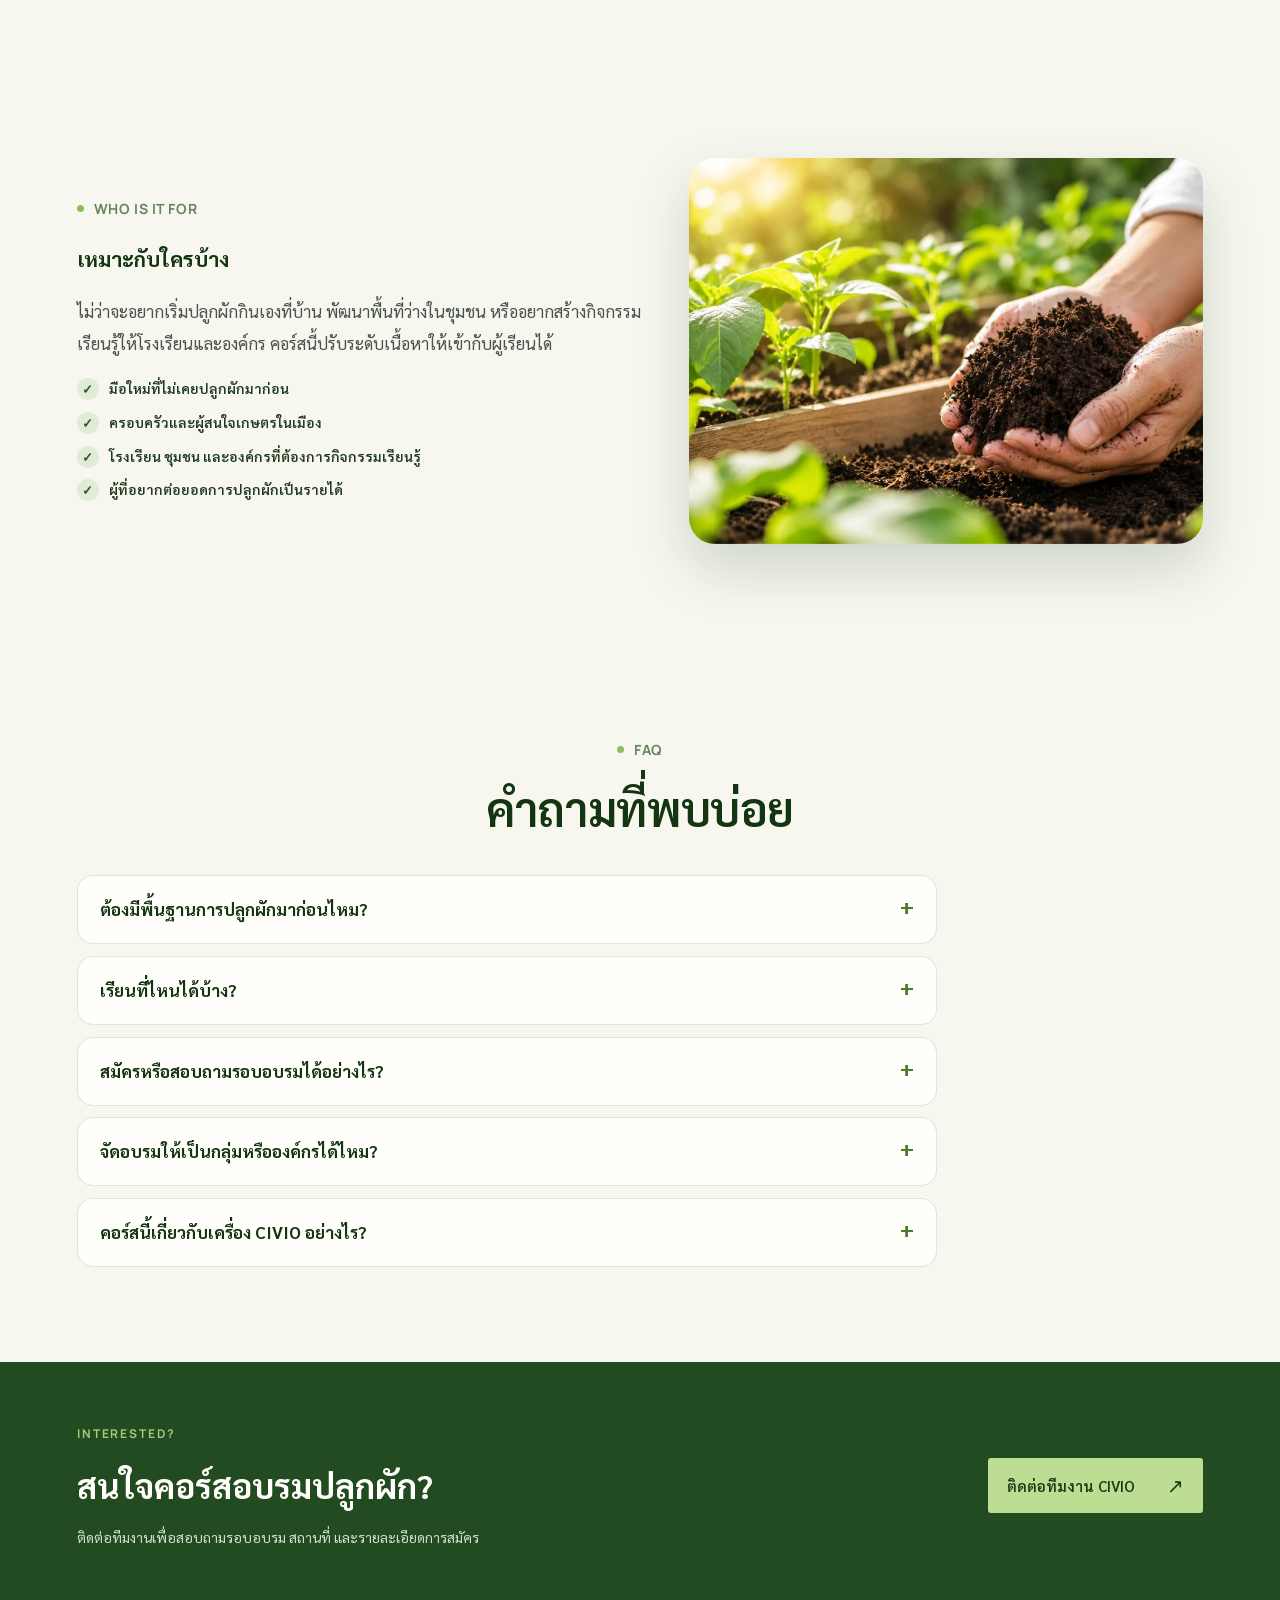
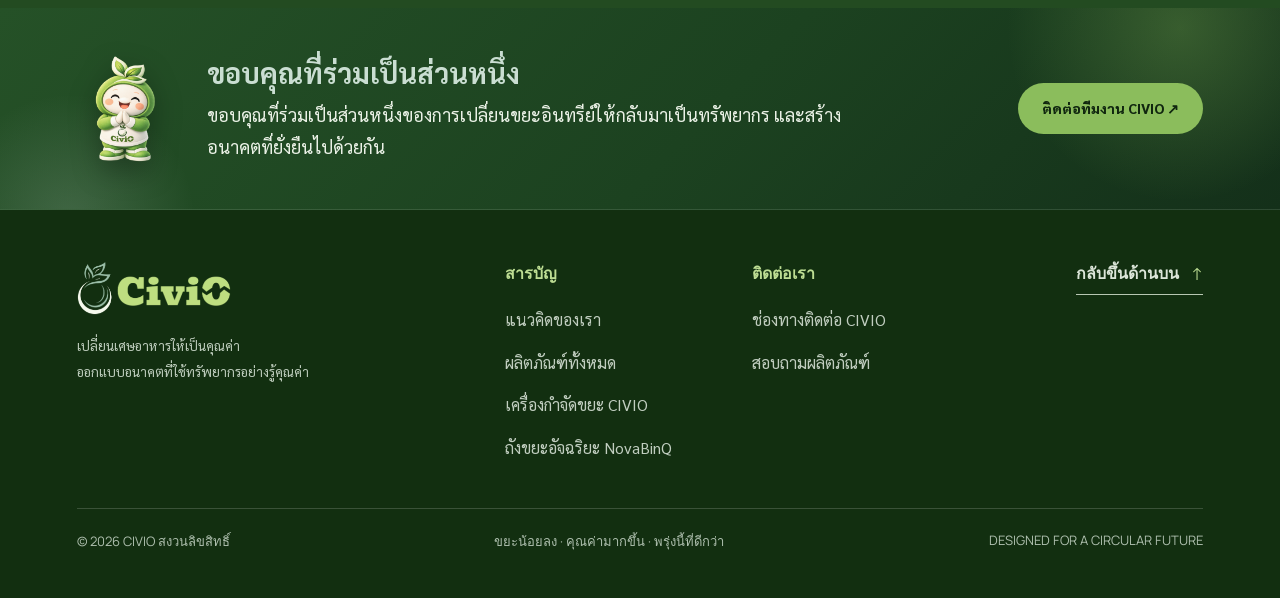
<file: product-course.html>
<!DOCTYPE html>
<html lang="th">
<head>
  <meta charset="UTF-8"><meta name="viewport" content="width=device-width, initial-scale=1.0"><meta name="theme-color" content="#183b16">
  <meta name="description" content="คอร์สอบรมปลูกผักอินทรีย์จาก CiViO เรียนรู้ตั้งแต่เตรียมดิน เพาะกล้า ดูแล จนถึงเก็บเกี่ยว">
    <meta name="robots" content="index, follow, max-image-preview:large">
    <link rel="canonical" href="https://civiothailand.github.io/CiViOWebsites/product-course.html">
    <meta property="og:site_name" content="CiViO Thailand">
    <meta property="og:locale" content="th_TH">
    <meta property="og:title" content="คอร์สอบรมปลูกผักอินทรีย์ | CiViO Thailand">
    <meta property="og:description" content="คอร์สอบรมปลูกผักอินทรีย์จาก CiViO เรียนรู้ตั้งแต่เตรียมดิน เพาะกล้า ดูแล จนถึงเก็บเกี่ยว">
    <meta property="og:type" content="article">
    <meta property="og:url" content="https://civiothailand.github.io/CiViOWebsites/product-course.html">
    <meta name="twitter:card" content="summary_large_image">
    <meta property="og:image" content="https://civiothailand.github.io/CiViOWebsites/assets/images/civio-machine-product.jpg">
    <meta name="twitter:image" content="https://civiothailand.github.io/CiViOWebsites/assets/images/civio-machine-product.jpg">

  <link rel="preconnect" href="https://fonts.googleapis.com"><link rel="preconnect" href="https://fonts.gstatic.com" crossorigin>
  <link href="https://fonts.googleapis.com/css2?family=Sarabun:wght@300;400;500;600;700;800&family=Manrope:wght@400;500;600;700;800&display=swap" rel="stylesheet">
  <link rel="stylesheet" href="assets/css/style.css?v=6">
  <title>คอร์สอบรมปลูกผักอินทรีย์ | CiViO Thailand</title>
<link rel="icon" href="favicon.ico?v=4" sizes="any">
<link rel="icon" type="image/png" sizes="32x32" href="assets/images/favicon-32.png?v=4">
<link rel="icon" type="image/png" sizes="192x192" href="assets/images/icon-192.png?v=4">
<link rel="apple-touch-icon" href="assets/images/apple-touch-icon.png?v=4">

<script>document.documentElement.classList.add("fx-loader");setTimeout(function(){document.documentElement.classList.remove("fx-loader")},4000)</script>
<link rel="stylesheet" href="assets/css/effects.css?v=1">
</head>
<body class="product-detail-page" id="top">
  <div class="scroll-progress" aria-hidden="true"><span id="scrollProgress"></span></div>
  <div class="topline"><div class="topline-inner"><span><i class="live-dot"></i> นวัตกรรมจัดการเศษอาหารและขยะอินทรีย์</span><span class="topline-right">เศษอาหาร → สารปรับปรุงดิน → พื้นที่สีเขียว</span></div></div>
  <header class="header"><div class="header-inner">
    <a class="brand" href="index.html"><img src="assets/images/civio-logo.png" alt="CiViO Thailand" class="brand-logo" decoding="async"></a>
<div class="header-wave" aria-hidden="true"><span class="header-wave-mascot"><img src="assets/images/civio-mascot.png" alt="" width="56" height="66" decoding="async"></span><span class="header-wave-bubble">สวัสดีครับ! <i class="wave-hand">👋</i></span></div>

    <button class="menu-toggle" type="button" aria-label="เปิดเมนู" aria-expanded="false" aria-controls="mainNav"><span></span><span></span></button>
    <nav class="main-nav" id="mainNav" aria-label="เมนูหลัก">
      <a href="index.html#story">แนวคิดของเรา</a>
      <div class="nav-dropdown"><button class="nav-dropdown-toggle" type="button" aria-expanded="false">ผลิตภัณฑ์ <span aria-hidden="true">⌄</span></button>
        <div class="nav-dropdown-menu" aria-label="เลือกผลิตภัณฑ์">
          <a href="product-civio.html"><small>ผลิตภัณฑ์ 01</small><strong>เครื่องกำจัดขยะเศษอาหาร CIVIO</strong></a>
          <a href="product-novabinq.html"><small>ผลิตภัณฑ์ 02</small><strong>ถังขยะอัจฉริยะ NovaBinQ</strong></a>
            <a href="product-course.html"><small>ผลิตภัณฑ์ 03</small><strong>คอร์สอบรมปลูกผัก</strong></a>
            <a href="product-vegetables.html"><small>ผลิตภัณฑ์ 04</small><strong>ผักสดจากฟาร์ม CIVIO</strong></a>
        </div>
      </div>
      <a href="index.html#farm">สร้างฟาร์ม</a><a href="index.html#credibility">ผลงาน</a><a href="index.html#articles">บทความ</a>
      <a class="nav-contact" href="index.html#contact">ปรึกษา CIVIO <b>↗</b></a>
    </nav>
  </div></header>
  <main>
    <section class="product-detail-hero product-detail-civio product-detail-farm">
      <div class="product-detail-hero-inner page-width">
        <div class="product-detail-copy reveal">
          <div class="detail-breadcrumb"><a href="index.html">หน้าแรก</a><span>/</span><a href="index.html#products">ผลิตภัณฑ์</a><span>/</span><b>ผลิตภัณฑ์ 03</b></div>
          <div class="eyebrow"><span></span> PRODUCT 03 · TRAINING COURSE</div>
          <p class="detail-overline">CIVIO ORGANIC GROWING COURSE</p>
          <h1>คอร์สอบรม<br><em>ปลูกผักอินทรีย์</em></h1>
          <p class="detail-lead">เรียนรู้การปลูกผักตั้งแต่เตรียมดิน เพาะกล้า ดูแล ไปจนถึงเก็บเกี่ยว โดยใช้สารปรับปรุงดินที่ได้จากเศษอาหาร เหมาะกับคนที่อยากเริ่มปลูกผักกินเองหรือต่อยอดเป็นรายได้</p>
          <div class="detail-chip-row"><span>เหมาะกับมือใหม่</span><span>ปลูกผักอินทรีย์</span><span>ลงมือทำจริง</span></div>
          <div class="detail-actions"><a class="btn btn-forest" href="index.html#contact">สอบถามกับทีมงาน <span>↗</span></a><a class="btn-link" href="#curriculum">ดูเนื้อหาคอร์ส ↓</a></div>
          <small class="detail-disclaimer">*รอบอบรม ระยะเวลา และอัตราค่าบริการ สอบถามทีมงานได้โดยตรง</small>
        </div>
        <div class="product-detail-hero-visual reveal reveal-delay"><div class="detail-image-glow"></div><img src="assets/images/organic-gardening-course.webp" alt="การเรียนปลูกผักอินทรีย์" fetchpriority="high" decoding="async"><span class="detail-image-index">03 / GROWING COURSE</span></div>
      </div>
    </section>
    <section class="detail-stat-section page-width"><div class="detail-stat-card"><strong>มือใหม่</strong><span>เริ่มได้โดยไม่ต้องมีพื้นฐาน</span></div><div class="detail-stat-card"><strong>ครอบครัว</strong><span>ปลูกผักกินเองที่บ้าน</span></div><div class="detail-stat-card"><strong>ชุมชน</strong><span>เรียนรู้ร่วมกันเป็นกลุ่ม</span></div><div class="detail-stat-card"><strong>องค์กร</strong><span>กิจกรรมเรียนรู้เพื่อสิ่งแวดล้อม</span></div></section>
    <section class="detail-section page-width"><div class="flow-row"><div class="flow-node reveal"><span>1</span><b>เศษอาหาร</b><small>เริ่มจากของเหลือในครัว</small></div><div class="flow-arrow" aria-hidden="true">→</div><div class="flow-node reveal"><span>2</span><b>สารปรับปรุงดิน</b><small>ย่อยด้วยเครื่อง CIVIO</small></div><div class="flow-arrow" aria-hidden="true">→</div><div class="flow-node reveal"><span>3</span><b>ดินพร้อมปลูก</b><small>บำรุงดินให้ร่วนซุย</small></div><div class="flow-arrow" aria-hidden="true">→</div><div class="flow-node reveal"><span>4</span><b>ผักที่ปลูกเอง</b><small>เก็บกินหรือจำหน่าย</small></div></div></section>

    <section class="detail-section page-width" id="curriculum">
      <div class="detail-section-heading reveal"><div class="eyebrow"><span></span> CURRICULUM</div><h2>เนื้อหาที่จะได้เรียนรู้<br><em>ตลอดคอร์ส</em></h2><p>เรียงจากง่ายไปยาก ให้ลงมือทำตามได้จริง ปรับเนื้อหาให้เหมาะกับกลุ่มผู้เรียนได้</p></div>
      <div class="detail-steps-grid"><article class="detail-step reveal"><span>01</span><div><b>เข้าใจดินและสารปรับปรุงดิน</b><p>ดินดีเป็นอย่างไร สารปรับปรุงดินจากเศษอาหารคืออะไร และใช้อย่างไรให้เหมาะสม</p></div></article><article class="detail-step reveal"><span>02</span><div><b>เลือกพืชและเพาะกล้า</b><p>เลือกผักที่ปลูกง่ายและเหมาะกับพื้นที่ พร้อมวิธีเพาะกล้าให้แข็งแรง</p></div></article><article class="detail-step reveal"><span>03</span><div><b>ปลูก รดน้ำ และให้ธาตุอาหาร</b><p>ระยะปลูก การรดน้ำ และการบำรุงด้วยวัสดุอินทรีย์ที่หาได้ใกล้ตัว</p></div></article><article class="detail-step reveal"><span>04</span><div><b>สังเกตปัญหาและแก้ไข</b><p>อ่านอาการของต้นผัก แมลงและโรคที่พบบ่อย โดยไม่พึ่งสารเคมีเกินจำเป็น</p></div></article><article class="detail-step reveal"><span>05</span><div><b>เก็บเกี่ยวและจัดการหลังเก็บ</b><p>เก็บผลผลิตให้ถูกวิธีเพื่อคงความสดและยืดอายุผัก</p></div></article><article class="detail-step reveal"><span>06</span><div><b>ต่อยอดสู่การขาย</b><p>แนวคิดการวางแผนปลูกเพื่อจำหน่าย การคัดเกรด และการสื่อสารกับลูกค้า</p></div></article></div>
    </section>

    <section class="detail-section page-width" id="formats">
      <div class="detail-section-heading reveal"><div class="eyebrow"><span></span> LEARNING FORMATS</div><h2>เรียนได้หลายรูปแบบ<br><em>ตามกลุ่มของคุณ</em></h2><p>CIVIO เคยจัดกิจกรรมเรียนรู้ทั้งในฟาร์ม กับเด็กนักเรียน และถึงองค์กร เลือกรูปแบบที่เหมาะกับคุณได้</p></div>
      <div class="detail-steps-grid"><article class="detail-step reveal"><span>01</span><div><b>เรียนรู้ที่ CIVIO Farm</b><p>เยี่ยมชมสวนผักออร์แกนิกส์จริง ดูการใช้สารปรับปรุงดินจากเศษอาหารในแปลงปลูก และลองลงมือทำเอง</p></div></article><article class="detail-step reveal"><span>02</span><div><b>กิจกรรมสำหรับโรงเรียนและเด็ก</b><p>เคยจัดกิจกรรมสอนเด็กอนุบาลปลูกผักอินทรีย์ที่ CIVIO Farm ปรับเนื้อหาให้เหมาะกับวัยของผู้เรียน</p></div></article><article class="detail-step reveal"><span>03</span><div><b>บรรยายถึงองค์กร</b><p>CIVIO เคยไปบรรยายให้ความรู้เรื่องการจัดการขยะเศษอาหารถึงองค์กร เช่น บริษัท ไอ.พี. เนเชอรัล โปรดักส์ จำกัด</p></div></article></div>
    </section>

    <section class="detail-section page-width page-gallery">
      <div class="nx-gallery"><div class="nx-gallery-head"><b>ภาพจากกิจกรรมที่ CIVIO Farm</b><span>ภาพจริงจากการเยี่ยมชมสวนผัก · ภาพจาก Massdyna · แตะเพื่อดูภาพใหญ่</span></div><div class="nx-gallery-grid is-portrait"><figure class="nx-shot"><img src="https://massdyna.com/wp-content/uploads/2024/05/S__811011_0-600x800.jpg" alt="ทัวร์สวนผักออร์แกนิกส์ที่ CIVIO Farm" referrerpolicy="no-referrer" onerror="this.onerror=null;this.src='assets/images/organic-gardening-course.webp'" loading="lazy" decoding="async"><figcaption>ทัวร์สวนผักออร์แกนิกส์ที่ CIVIO Farm</figcaption></figure><figure class="nx-shot"><img src="https://massdyna.com/wp-content/uploads/2025/02/441867841_361764680256469_5389900946698842697_n-300x400.jpg" alt="บรรยากาศแปลงผักในฟาร์ม" referrerpolicy="no-referrer" onerror="this.onerror=null;this.src='assets/images/vegetable-farm-natural.webp'" loading="lazy" decoding="async"><figcaption>บรรยากาศแปลงผักในฟาร์ม</figcaption></figure><figure class="nx-shot"><img src="https://massdyna.com/wp-content/uploads/2025/02/445459196_361759350257002_1979524119061546878_n-300x400.jpg" alt="ผู้มาเยี่ยมชมสวนผักสด" referrerpolicy="no-referrer" onerror="this.onerror=null;this.src='assets/images/organic-vegetables-farm.webp'" loading="lazy" decoding="async"><figcaption>ผู้มาเยี่ยมชมสวนผักสด</figcaption></figure><figure class="nx-shot"><img src="https://massdyna.com/wp-content/uploads/2024/05/S__811014_0-300x400.jpg" alt="เรียนรู้และชมผลผลิตในฟาร์ม" referrerpolicy="no-referrer" onerror="this.onerror=null;this.src='assets/images/compost-soil-seedlings.webp'" loading="lazy" decoding="async"><figcaption>เรียนรู้และชมผลผลิตในฟาร์ม</figcaption></figure></div></div>
    </section>

    <section class="detail-section page-width">
      <div class="split-feature">
        <div class="split-copy reveal"><div class="eyebrow"><span></span> WHO IS IT FOR</div><h2>เหมาะกับใครบ้าง</h2><p>ไม่ว่าจะอยากเริ่มปลูกผักกินเองที่บ้าน พัฒนาพื้นที่ว่างในชุมชน หรืออยากสร้างกิจกรรมเรียนรู้ให้โรงเรียนและองค์กร คอร์สนี้ปรับระดับเนื้อหาให้เข้ากับผู้เรียนได้</p><ul class="check-list"><li>มือใหม่ที่ไม่เคยปลูกผักมาก่อน</li><li>ครอบครัวและผู้สนใจเกษตรในเมือง</li><li>โรงเรียน ชุมชน และองค์กรที่ต้องการกิจกรรมเรียนรู้</li><li>ผู้ที่อยากต่อยอดการปลูกผักเป็นรายได้</li></ul></div>
        <figure class="split-figure reveal reveal-delay"><img src="assets/images/compost-soil-seedlings.webp" alt="ต้นกล้าในดินที่ได้จากเศษอาหาร" loading="lazy" decoding="async"></figure>
      </div>
    </section>

    <section class="detail-section page-width">
      <div class="detail-section-heading reveal"><div class="eyebrow"><span></span> FAQ</div><h2>คำถามที่พบบ่อย</h2></div>
      <div class="faq-list"><details class="faq-item reveal"><summary>ต้องมีพื้นฐานการปลูกผักมาก่อนไหม?</summary><p>ไม่จำเป็นครับ คอร์สเริ่มจากพื้นฐานและเรียงเนื้อหาจากง่ายไปยาก</p></details><details class="faq-item reveal"><summary>เรียนที่ไหนได้บ้าง?</summary><p>เรียนที่ CIVIO Farm ได้ และสามารถปรึกษาทีมงานเรื่องกิจกรรมสำหรับโรงเรียนหรือการบรรยายถึงองค์กรได้</p></details><details class="faq-item reveal"><summary>สมัครหรือสอบถามรอบอบรมได้อย่างไร?</summary><p>กรอกแบบฟอร์มติดต่อบนหน้าแรก หรือโทรหาทีมงาน CIVIO ตามช่องทางที่ระบุไว้ ทีมงานจะแจ้งรอบ สถานที่ และค่าบริการ</p></details><details class="faq-item reveal"><summary>จัดอบรมให้เป็นกลุ่มหรือองค์กรได้ไหม?</summary><p>ได้ แจ้งจำนวนผู้เข้าร่วมและเป้าหมายกับทีมงาน เพื่อออกแบบเนื้อหาให้เหมาะสม</p></details><details class="faq-item reveal"><summary>คอร์สนี้เกี่ยวกับเครื่อง CIVIO อย่างไร?</summary><p>เรานำสารปรับปรุงดินที่ได้จากเศษอาหารมาใช้ปลูกผักจริง ผู้เรียนจึงเห็นวงจรตั้งแต่เศษอาหารไปจนถึงผักที่เก็บเกี่ยวได้</p></details></div>
    </section>
    <section class="detail-final-cta"><div class="page-width"><div><span>INTERESTED?</span><h2>สนใจคอร์สอบรมปลูกผัก?</h2><p>ติดต่อทีมงานเพื่อสอบถามรอบอบรม สถานที่ และรายละเอียดการสมัคร</p></div><a class="btn btn-lime" href="index.html#contact">ติดต่อทีมงาน CIVIO <span>↗</span></a></div></section>
  </main>
  <footer class="footer product-detail-footer">
<div class="thanks-band"><div class="thanks-inner page-width"><span class="thanks-mascot" aria-hidden="true"><img src="assets/images/civio-mascot.png" alt="" width="96" height="113" loading="lazy" decoding="async"></span><div class="thanks-copy"><b>ขอบคุณที่ร่วมเป็นส่วนหนึ่ง</b><p>ขอบคุณที่ร่วมเป็นส่วนหนึ่งของการเปลี่ยนขยะอินทรีย์ให้กลับมาเป็นทรัพยากร และสร้างอนาคตที่ยั่งยืนไปด้วยกัน</p></div><a class="thanks-link" href="index.html#contact">ติดต่อทีมงาน CIVIO <span>↗</span></a></div></div>
<div class="footer-main page-width">
      <div class="footer-brand"><a class="brand brand-footer" href="index.html"><img src="assets/images/civio-logo-light.png" alt="CiViO Thailand" class="brand-logo" decoding="async"></a><p>เปลี่ยนเศษอาหารให้เป็นคุณค่า<br>ออกแบบอนาคตที่ใช้ทรัพยากรอย่างรู้คุณค่า</p></div>
      <div class="footer-col"><span>สารบัญ</span><a href="index.html#story">แนวคิดของเรา</a><a href="index.html#products">ผลิตภัณฑ์ทั้งหมด</a><a href="product-civio.html">เครื่องกำจัดขยะ CIVIO</a><a href="product-novabinq.html">ถังขยะอัจฉริยะ NovaBinQ</a></div>
      <div class="footer-col"><span>ติดต่อเรา</span><a href="index.html#contact">ช่องทางติดต่อ CIVIO</a><a href="index.html#contact">สอบถามผลิตภัณฑ์</a></div>
      <a class="back-top" href="#top">กลับขึ้นด้านบน <b>↑</b></a>
    </div><div class="footer-bottom page-width"><span>© <span id="currentYear"></span> CIVIO สงวนลิขสิทธิ์</span><span>ขยะน้อยลง · คุณค่ามากขึ้น · พรุ่งนี้ที่ดีกว่า</span><span>DESIGNED FOR A CIRCULAR FUTURE</span></div></footer>
  <script src="assets/js/main.js?v=6"></script>
<script src="assets/js/effects.js?v=1" defer></script>
</body></html>
</file>
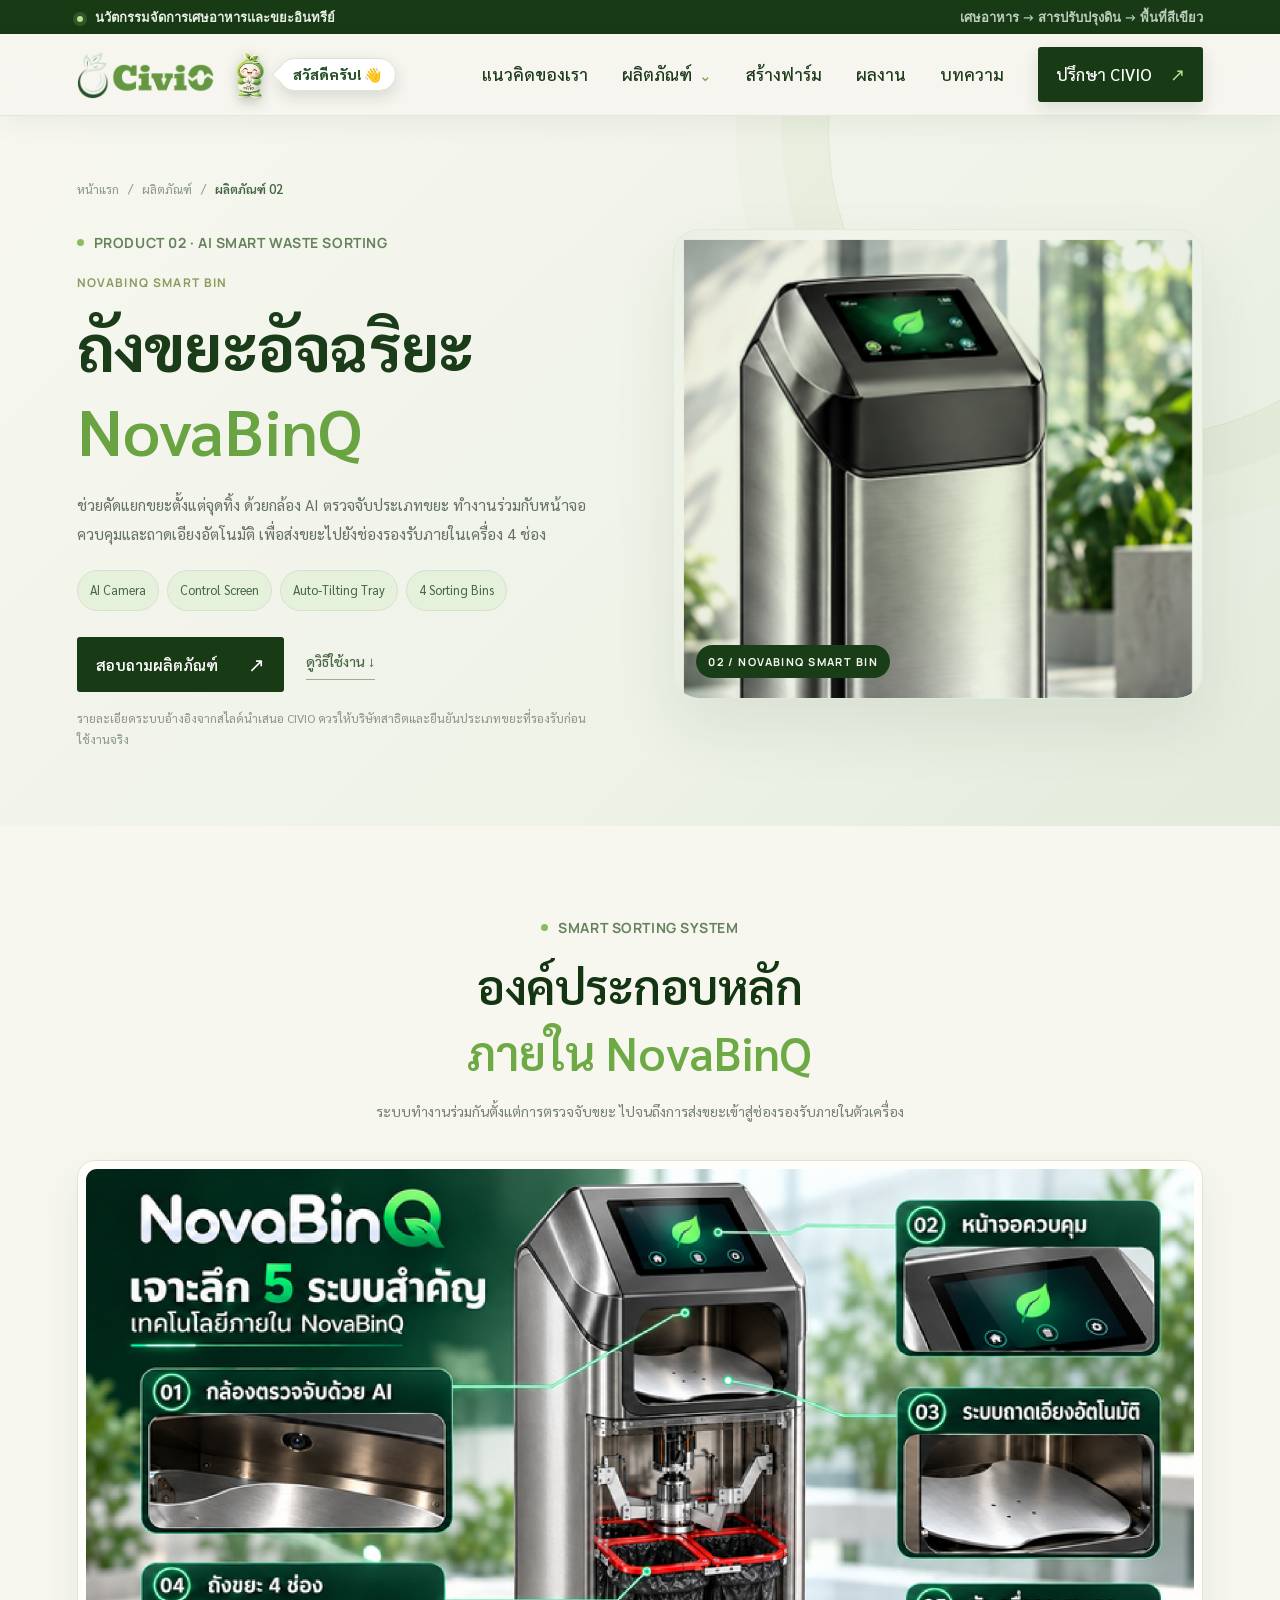
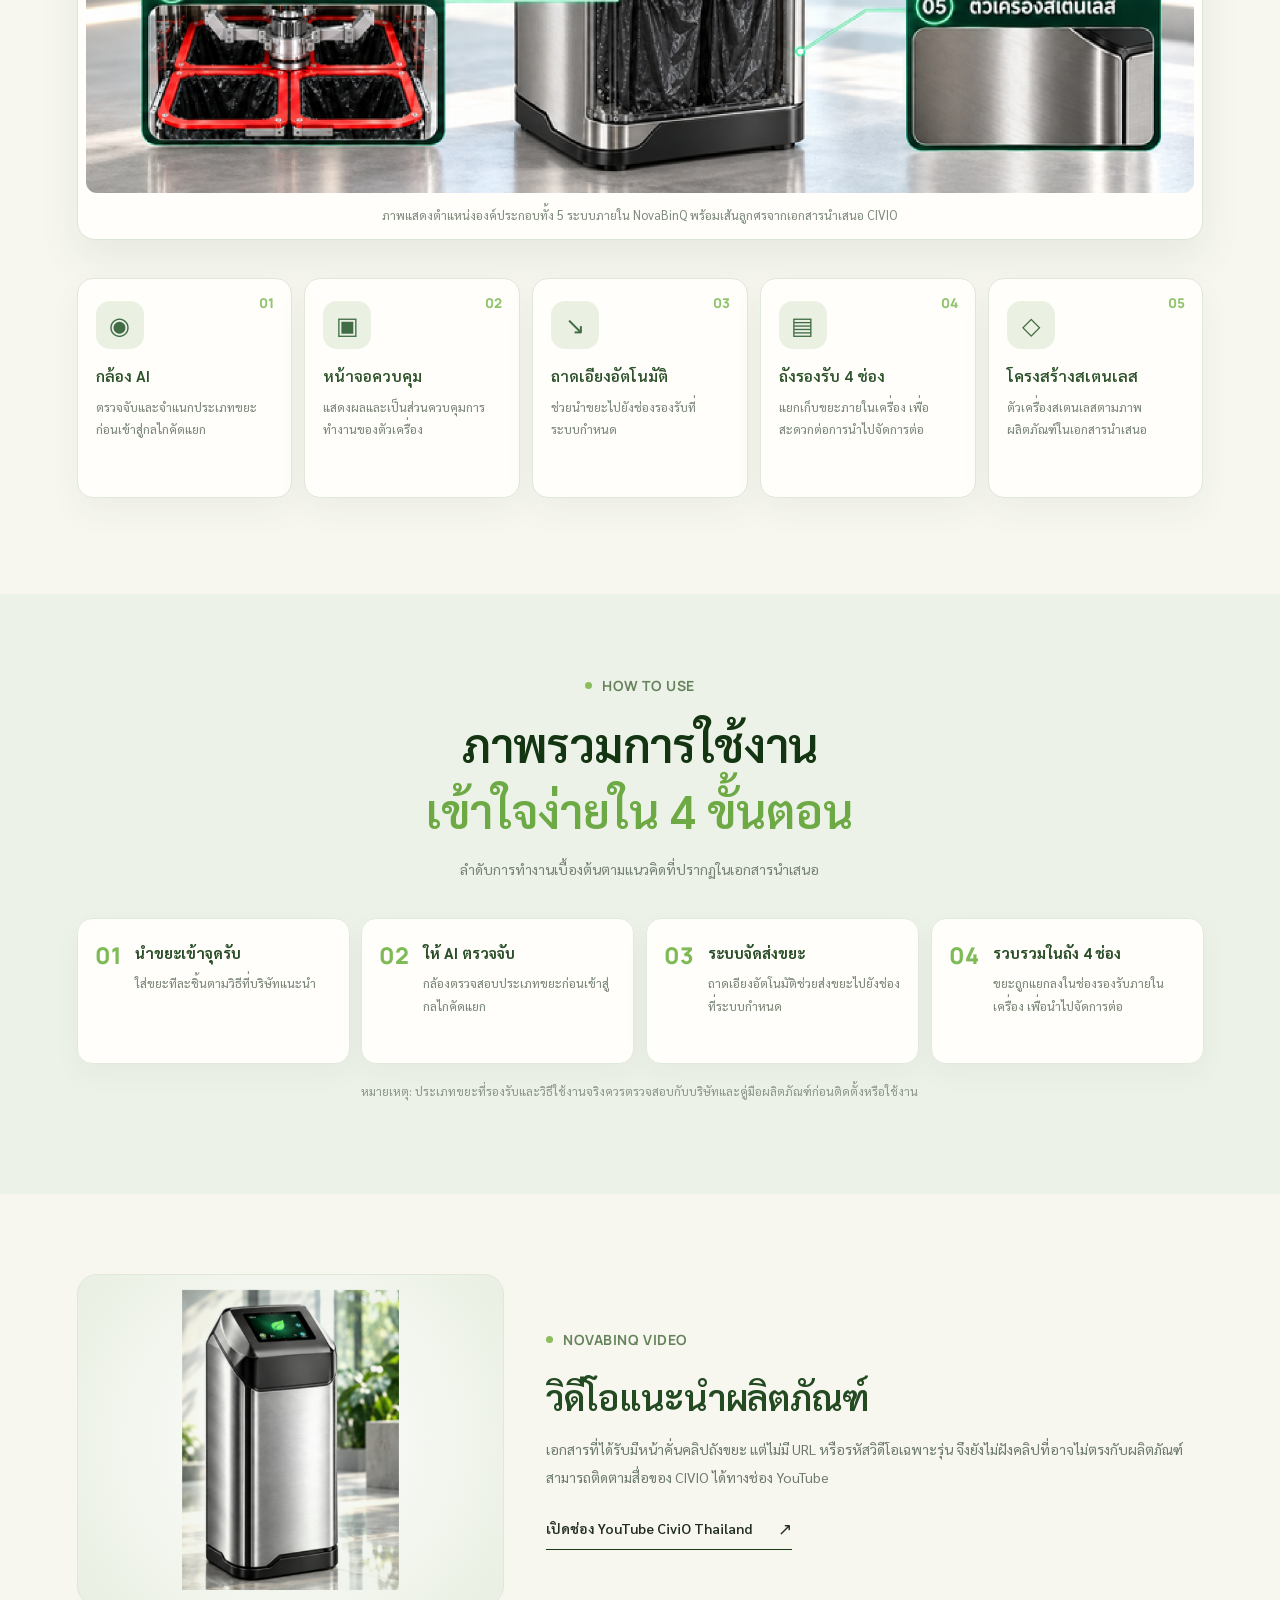
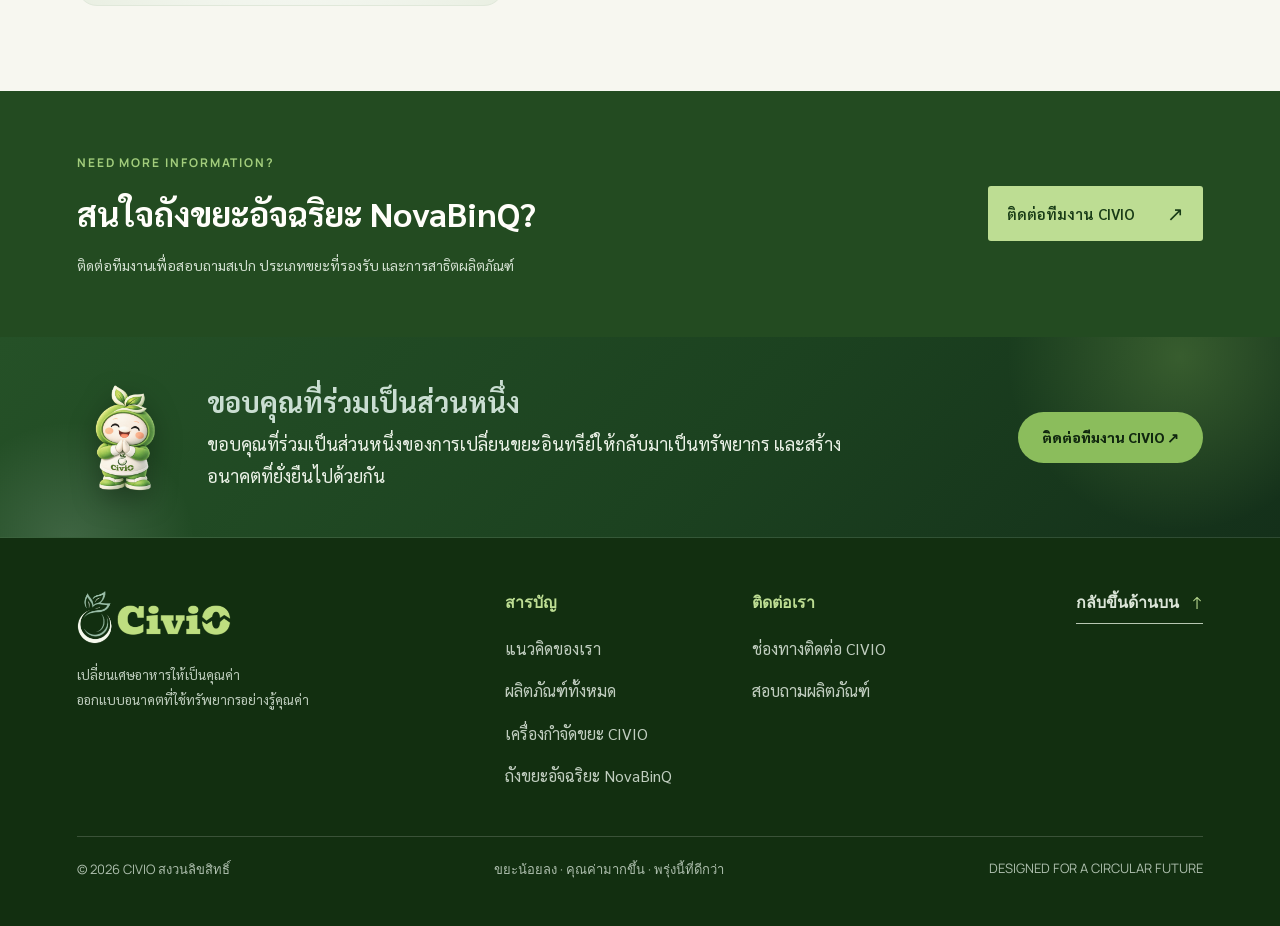
<file: product-novabinq.html>
<!DOCTYPE html>
<html lang="th">
<head>
  <meta charset="UTF-8"><meta name="viewport" content="width=device-width, initial-scale=1.0"><meta name="theme-color" content="#183b16">
  <meta name="description" content="รายละเอียดถังขยะอัจฉริยะ NovaBinQ นวัตกรรมช่วยคัดแยกและจัดการขยะด้วยกล้อง AI และระบบอัตโนมัติ จาก CiViO Thailand">
    <meta name="robots" content="index, follow, max-image-preview:large">
    <link rel="canonical" href="https://civiothailand.github.io/CiViOWebsites/product-novabinq.html">
    <meta property="og:site_name" content="CiViO Thailand">
    <meta property="og:locale" content="th_TH">
    <meta property="og:title" content="ถังขยะอัจฉริยะ NovaBinQ | CiViO Thailand">
    <meta property="og:description" content="รายละเอียดถังขยะอัจฉริยะ NovaBinQ นวัตกรรมช่วยคัดแยกและจัดการขยะด้วยกล้อง AI และระบบอัตโนมัติ จาก CiViO Thailand">
    <meta property="og:type" content="article">
    <meta property="og:url" content="https://civiothailand.github.io/CiViOWebsites/product-novabinq.html">
    <meta name="twitter:card" content="summary_large_image">
    <meta property="og:image" content="https://civiothailand.github.io/CiViOWebsites/assets/images/novabinq-smart-bin.png">
    <meta name="twitter:image" content="https://civiothailand.github.io/CiViOWebsites/assets/images/novabinq-smart-bin.png">

  <link rel="preconnect" href="https://fonts.googleapis.com"><link rel="preconnect" href="https://fonts.gstatic.com" crossorigin>
  <link href="https://fonts.googleapis.com/css2?family=Sarabun:wght@300;400;500;600;700;800&family=Manrope:wght@400;500;600;700;800&display=swap" rel="stylesheet">
  <link rel="stylesheet" href="assets/css/style.css?v=6">
  <title>ถังขยะอัจฉริยะ NovaBinQ | CiViO Thailand</title>
<link rel="icon" href="favicon.ico?v=4" sizes="any">
<link rel="icon" type="image/png" sizes="32x32" href="assets/images/favicon-32.png?v=4">
<link rel="icon" type="image/png" sizes="192x192" href="assets/images/icon-192.png?v=4">
<link rel="apple-touch-icon" href="assets/images/apple-touch-icon.png?v=4">

<script>document.documentElement.classList.add("fx-loader");setTimeout(function(){document.documentElement.classList.remove("fx-loader")},4000)</script>
<link rel="stylesheet" href="assets/css/effects.css?v=1">
</head>
<body class="product-detail-page" id="top">
  <div class="scroll-progress" aria-hidden="true"><span id="scrollProgress"></span></div>
  <div class="topline"><div class="topline-inner"><span><i class="live-dot"></i> นวัตกรรมจัดการเศษอาหารและขยะอินทรีย์</span><span class="topline-right">เศษอาหาร → สารปรับปรุงดิน → พื้นที่สีเขียว</span></div></div>
  <header class="header"><div class="header-inner">
    <a class="brand" href="index.html"><img src="assets/images/civio-logo.png" alt="CiViO Thailand" class="brand-logo" decoding="async"></a>
<div class="header-wave" aria-hidden="true"><span class="header-wave-mascot"><img src="assets/images/civio-mascot.png" alt="" width="56" height="66" decoding="async"></span><span class="header-wave-bubble">สวัสดีครับ! <i class="wave-hand">👋</i></span></div>

    <button class="menu-toggle" type="button" aria-label="เปิดเมนู" aria-expanded="false" aria-controls="mainNav"><span></span><span></span></button>
    <nav class="main-nav" id="mainNav" aria-label="เมนูหลัก">
      <a href="index.html#story">แนวคิดของเรา</a>
      <div class="nav-dropdown"><button class="nav-dropdown-toggle" type="button" aria-expanded="false">ผลิตภัณฑ์ <span aria-hidden="true">⌄</span></button>
        <div class="nav-dropdown-menu" aria-label="เลือกผลิตภัณฑ์">
          <a href="product-civio.html"><small>ผลิตภัณฑ์ 01</small><strong>เครื่องกำจัดขยะเศษอาหาร CIVIO</strong></a>
          <a href="product-novabinq.html"><small>ผลิตภัณฑ์ 02</small><strong>ถังขยะอัจฉริยะ NovaBinQ</strong></a>
            <a href="product-course.html"><small>ผลิตภัณฑ์ 03</small><strong>คอร์สอบรมปลูกผัก</strong></a>
            <a href="product-vegetables.html"><small>ผลิตภัณฑ์ 04</small><strong>ผักสดจากฟาร์ม CIVIO</strong></a>
        </div>
      </div>
      <a href="index.html#farm">สร้างฟาร์ม</a><a href="index.html#credibility">ผลงาน</a><a href="index.html#articles">บทความ</a>
      <a class="nav-contact" href="index.html#contact">ปรึกษา CIVIO <b>↗</b></a>
    </nav>
  </div></header>
  <main>
    <section class="product-detail-hero product-detail-novabin">
      <div class="product-detail-hero-inner page-width">
        <div class="product-detail-copy reveal">
          <div class="detail-breadcrumb"><a href="index.html">หน้าแรก</a><span>/</span><a href="index.html#products">ผลิตภัณฑ์</a><span>/</span><b>ผลิตภัณฑ์ 02</b></div>
          <div class="eyebrow"><span></span> PRODUCT 02 · AI SMART WASTE SORTING</div>
          <p class="detail-overline">NOVABINQ SMART BIN</p>
          <h1>ถังขยะอัจฉริยะ<br><em>NovaBinQ</em></h1>
          <p class="detail-lead">ช่วยคัดแยกขยะตั้งแต่จุดทิ้ง ด้วยกล้อง AI ตรวจจับประเภทขยะ ทำงานร่วมกับหน้าจอควบคุมและถาดเอียงอัตโนมัติ เพื่อส่งขยะไปยังช่องรองรับภายในเครื่อง 4 ช่อง</p>
          <div class="detail-chip-row"><span>AI Camera</span><span>Control Screen</span><span>Auto-Tilting Tray</span><span>4 Sorting Bins</span></div>
          <div class="detail-actions"><a class="btn btn-forest" href="index.html#contact">สอบถามผลิตภัณฑ์ <span>↗</span></a><a class="btn-link" href="#how-to-use">ดูวิธีใช้งาน ↓</a></div>
          <small class="detail-disclaimer">รายละเอียดระบบอ้างอิงจากสไลด์นำเสนอ CIVIO ควรให้บริษัทสาธิตและยืนยันประเภทขยะที่รองรับก่อนใช้งานจริง</small>
        </div>
        <div class="product-detail-hero-visual novabin-hero-visual reveal reveal-delay"><div class="detail-image-glow"></div><img src="assets/images/novabinq-smart-bin.png" alt="ถังขยะอัจฉริยะ NovaBinQ แสดงตัวเครื่องและกลไกคัดแยกภายใน" fetchpriority="high" decoding="async"><span class="detail-image-index">02 / NOVABINQ SMART BIN</span></div>
      </div>
    </section>

    <section class="detail-section page-width novabin-system-section">
      <div class="detail-section-heading reveal"><div class="eyebrow"><span></span> SMART SORTING SYSTEM</div><h2>องค์ประกอบหลัก<br><em>ภายใน NovaBinQ</em></h2><p>ระบบทำงานร่วมกันตั้งแต่การตรวจจับขยะ ไปจนถึงการส่งขยะเข้าสู่ช่องรองรับภายในตัวเครื่อง</p></div>
      <figure class="novabin-detail-image reveal">
        <img src="assets/images/novabinq-components-full.jpg" alt="ภาพอินโฟกราฟิก NovaBinQ แบบเต็มกรอบ แสดงตัวเครื่องตรงกลางและลูกศรชี้ 5 องค์ประกอบ ได้แก่ กล้องตรวจจับด้วย AI หน้าจอควบคุม ระบบถาดเอียงอัตโนมัติ ถังขยะ 4 ช่อง และตัวเครื่องสเตนเลส" loading="lazy" decoding="async">
        <figcaption>ภาพแสดงตำแหน่งองค์ประกอบทั้ง 5 ระบบภายใน NovaBinQ พร้อมเส้นลูกศรจากเอกสารนำเสนอ CIVIO</figcaption>
      </figure>
      <div class="novabin-system-grid">
        <article class="novabin-system-card reveal"><span>01</span><div class="novabin-system-icon">◉</div><h3>กล้อง AI</h3><p>ตรวจจับและจำแนกประเภทขยะก่อนเข้าสู่กลไกคัดแยก</p></article>
        <article class="novabin-system-card reveal"><span>02</span><div class="novabin-system-icon">▣</div><h3>หน้าจอควบคุม</h3><p>แสดงผลและเป็นส่วนควบคุมการทำงานของตัวเครื่อง</p></article>
        <article class="novabin-system-card reveal"><span>03</span><div class="novabin-system-icon">↘</div><h3>ถาดเอียงอัตโนมัติ</h3><p>ช่วยนำขยะไปยังช่องรองรับที่ระบบกำหนด</p></article>
        <article class="novabin-system-card reveal"><span>04</span><div class="novabin-system-icon">▤</div><h3>ถังรองรับ 4 ช่อง</h3><p>แยกเก็บขยะภายในเครื่อง เพื่อสะดวกต่อการนำไปจัดการต่อ</p></article>
        <article class="novabin-system-card reveal"><span>05</span><div class="novabin-system-icon">◇</div><h3>โครงสร้างสเตนเลส</h3><p>ตัวเครื่องสเตนเลสตามภาพผลิตภัณฑ์ในเอกสารนำเสนอ</p></article>
      </div>
    </section>

    <section class="novabin-how-section" id="how-to-use">
      <div class="page-width">
        <div class="detail-section-heading reveal"><div class="eyebrow"><span></span> HOW TO USE</div><h2>ภาพรวมการใช้งาน<br><em>เข้าใจง่ายใน 4 ขั้นตอน</em></h2><p>ลำดับการทำงานเบื้องต้นตามแนวคิดที่ปรากฏในเอกสารนำเสนอ</p></div>
        <div class="detail-steps-grid">
          <article class="detail-step reveal"><span>01</span><div><b>นำขยะเข้าจุดรับ</b><p>ใส่ขยะทีละชิ้นตามวิธีที่บริษัทแนะนำ</p></div></article>
          <article class="detail-step reveal"><span>02</span><div><b>ให้ AI ตรวจจับ</b><p>กล้องตรวจสอบประเภทขยะก่อนเข้าสู่กลไกคัดแยก</p></div></article>
          <article class="detail-step reveal"><span>03</span><div><b>ระบบจัดส่งขยะ</b><p>ถาดเอียงอัตโนมัติช่วยส่งขยะไปยังช่องที่ระบบกำหนด</p></div></article>
          <article class="detail-step reveal"><span>04</span><div><b>รวบรวมในถัง 4 ช่อง</b><p>ขยะถูกแยกลงในช่องรองรับภายในเครื่อง เพื่อนำไปจัดการต่อ</p></div></article>
        </div>
        <p class="detail-disclaimer novabin-notice">หมายเหตุ: ประเภทขยะที่รองรับและวิธีใช้งานจริงควรตรวจสอบกับบริษัทและคู่มือผลิตภัณฑ์ก่อนติดตั้งหรือใช้งาน</p>
      </div>
    </section>

    <section class="novabin-video-note page-width"><div class="novabin-video-image"><img src="assets/images/novabinq-smart-bin.png" alt="ถังขยะอัจฉริยะ NovaBinQ" loading="lazy" decoding="async"></div><div><div class="eyebrow"><span></span> NOVABINQ VIDEO</div><h2>วิดีโอแนะนำผลิตภัณฑ์</h2><p>เอกสารที่ได้รับมีหน้าคั่นคลิปถังขยะ แต่ไม่มี URL หรือรหัสวิดีโอเฉพาะรุ่น จึงยังไม่ฝังคลิปที่อาจไม่ตรงกับผลิตภัณฑ์ สามารถติดตามสื่อของ CIVIO ได้ทางช่อง YouTube</p><a class="under-link" href="https://www.youtube.com/@civiothailand9654" target="_blank" rel="noopener">เปิดช่อง YouTube CiviO Thailand <span>↗</span></a></div></section>

    <section class="detail-final-cta"><div class="page-width"><div><span>NEED MORE INFORMATION?</span><h2>สนใจถังขยะอัจฉริยะ NovaBinQ?</h2><p>ติดต่อทีมงานเพื่อสอบถามสเปก ประเภทขยะที่รองรับ และการสาธิตผลิตภัณฑ์</p></div><a class="btn btn-lime" href="index.html#contact">ติดต่อทีมงาน CIVIO <span>↗</span></a></div></section>
  </main>
  <footer class="footer product-detail-footer">
<div class="thanks-band"><div class="thanks-inner page-width"><span class="thanks-mascot" aria-hidden="true"><img src="assets/images/civio-mascot.png" alt="" width="96" height="113" loading="lazy" decoding="async"></span><div class="thanks-copy"><b>ขอบคุณที่ร่วมเป็นส่วนหนึ่ง</b><p>ขอบคุณที่ร่วมเป็นส่วนหนึ่งของการเปลี่ยนขยะอินทรีย์ให้กลับมาเป็นทรัพยากร และสร้างอนาคตที่ยั่งยืนไปด้วยกัน</p></div><a class="thanks-link" href="index.html#contact">ติดต่อทีมงาน CIVIO <span>↗</span></a></div></div>
<div class="footer-main page-width">
      <div class="footer-brand"><a class="brand brand-footer" href="index.html"><img src="assets/images/civio-logo-light.png" alt="CiViO Thailand" class="brand-logo" decoding="async"></a><p>เปลี่ยนเศษอาหารให้เป็นคุณค่า<br>ออกแบบอนาคตที่ใช้ทรัพยากรอย่างรู้คุณค่า</p></div>
      <div class="footer-col"><span>สารบัญ</span><a href="index.html#story">แนวคิดของเรา</a><a href="index.html#products">ผลิตภัณฑ์ทั้งหมด</a><a href="product-civio.html">เครื่องกำจัดขยะ CIVIO</a><a href="product-novabinq.html">ถังขยะอัจฉริยะ NovaBinQ</a></div>
      <div class="footer-col"><span>ติดต่อเรา</span><a href="index.html#contact">ช่องทางติดต่อ CIVIO</a><a href="index.html#contact">สอบถามผลิตภัณฑ์</a></div>
      <a class="back-top" href="#top">กลับขึ้นด้านบน <b>↑</b></a>
    </div><div class="footer-bottom page-width"><span>© <span id="currentYear"></span> CIVIO สงวนลิขสิทธิ์</span><span>ขยะน้อยลง · คุณค่ามากขึ้น · พรุ่งนี้ที่ดีกว่า</span><span>DESIGNED FOR A CIRCULAR FUTURE</span></div></footer>
  <script src="assets/js/main.js?v=6"></script>
<script src="assets/js/effects.js?v=1" defer></script>
</body></html>
</file>
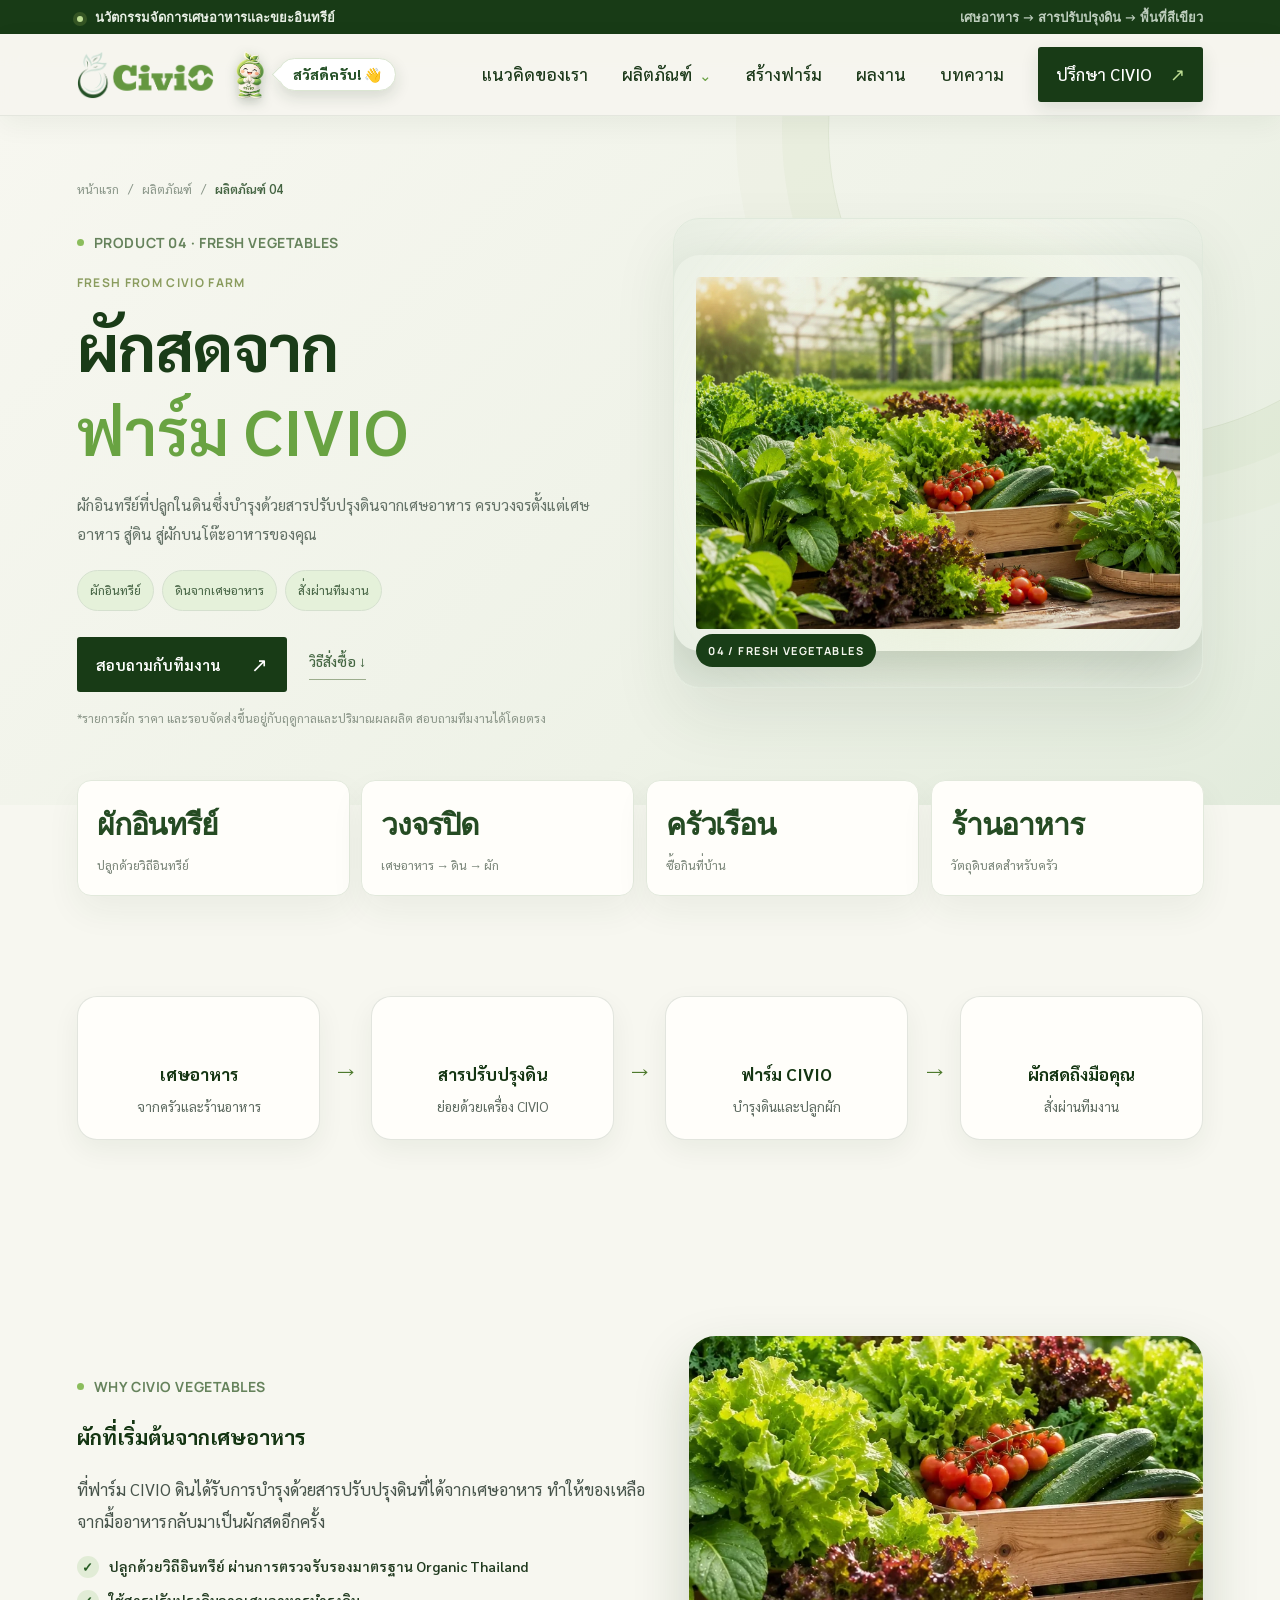
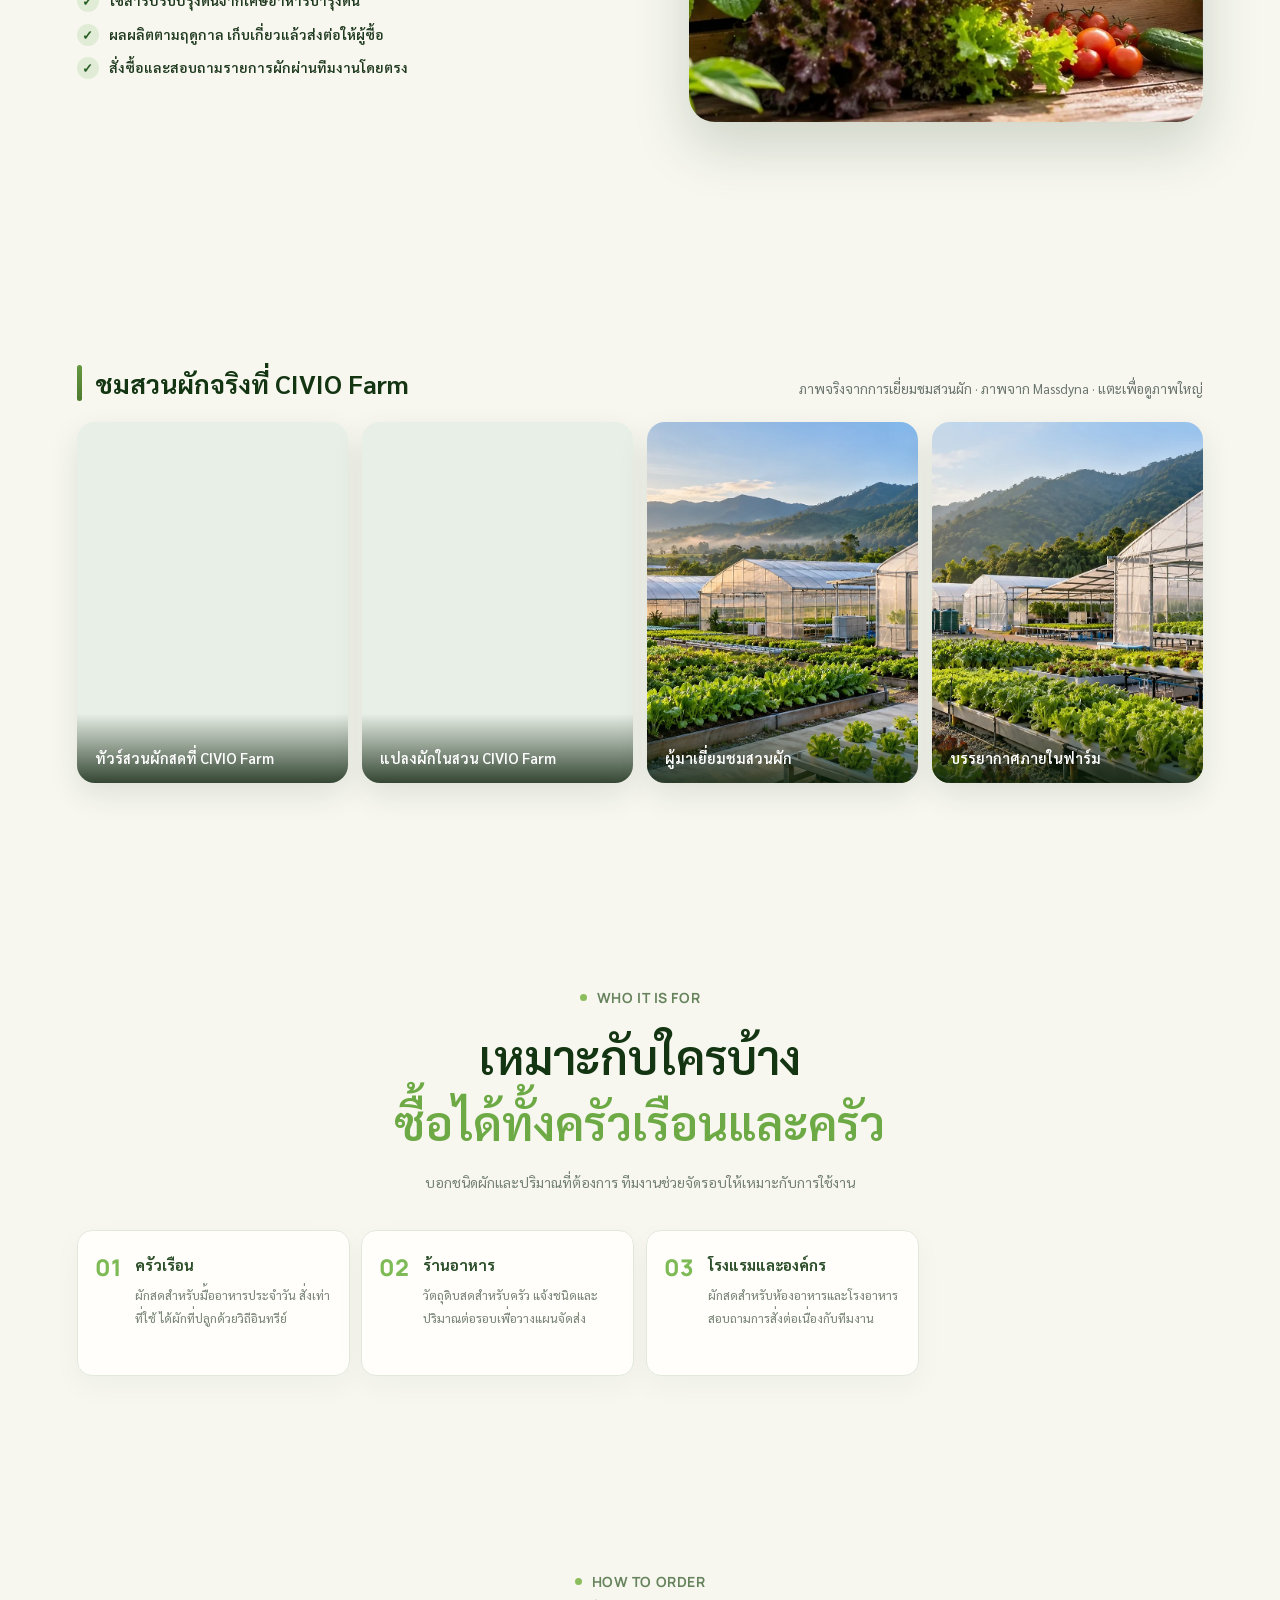
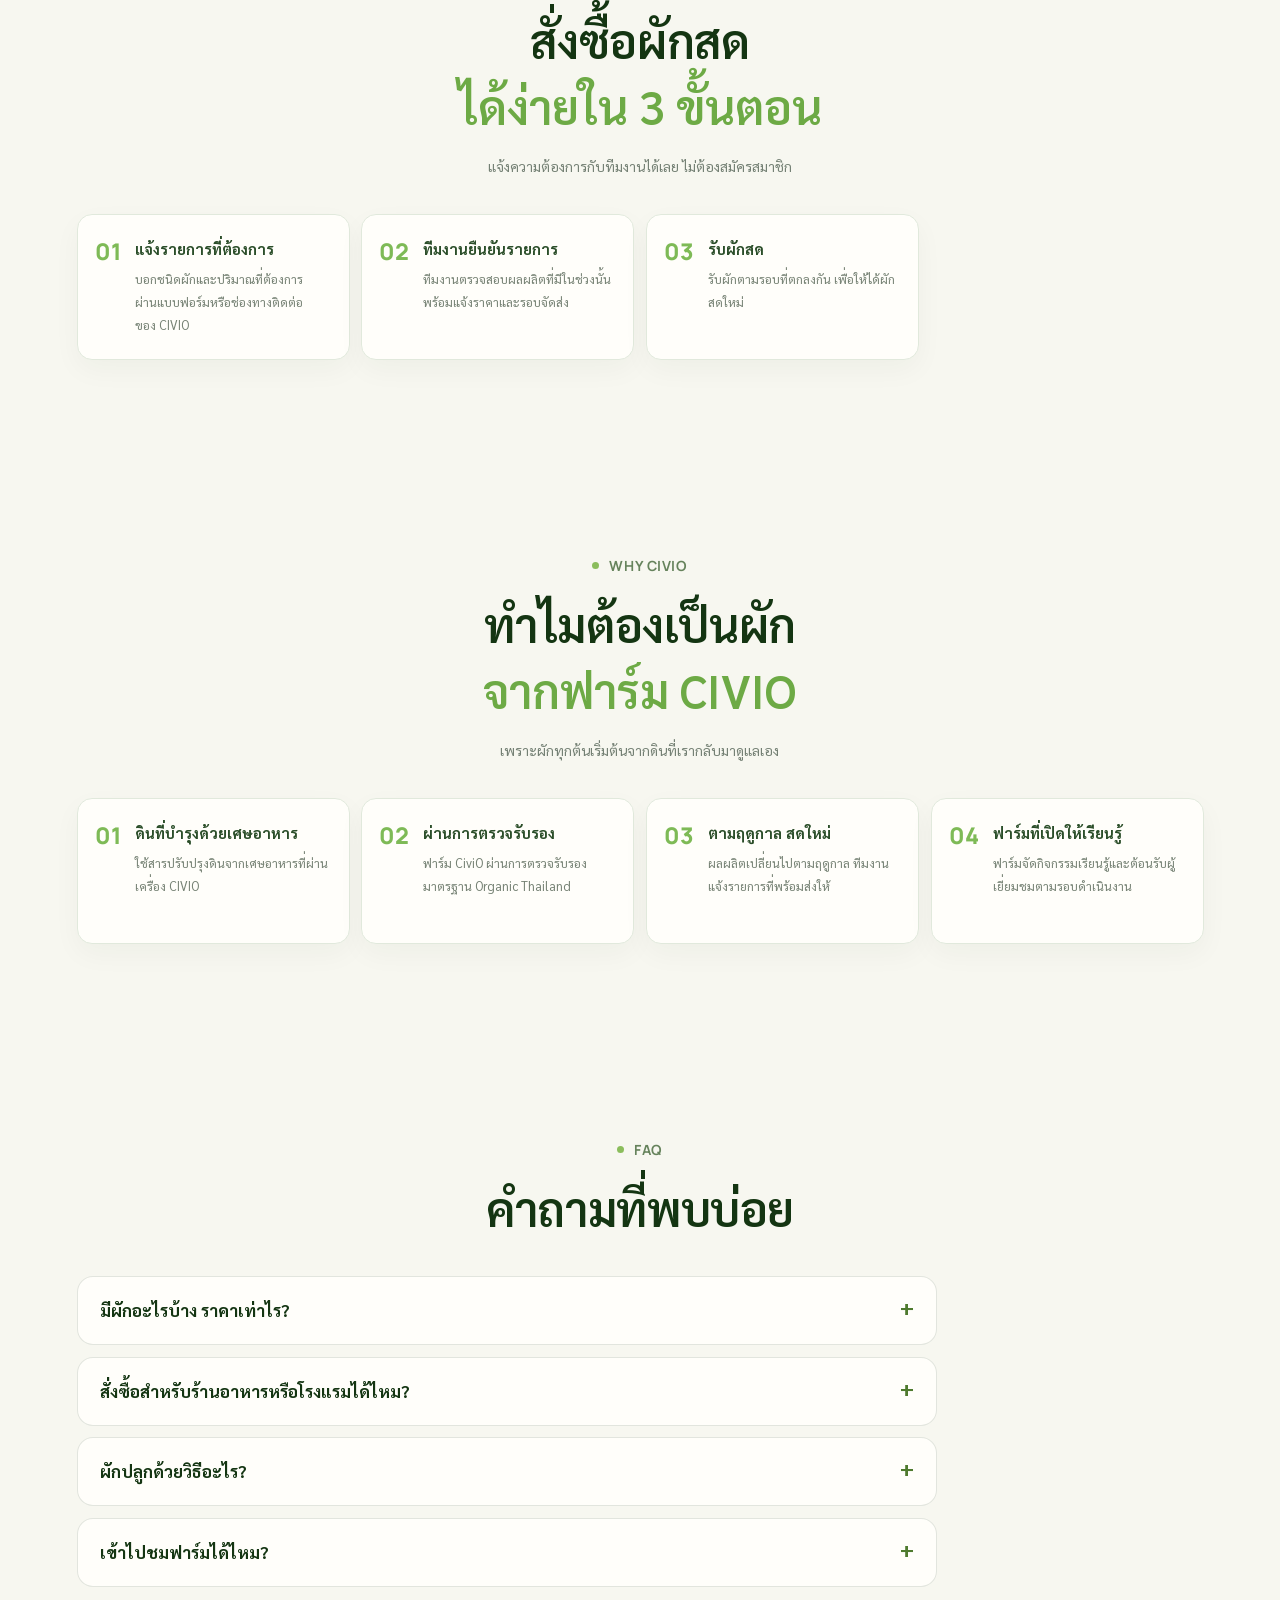
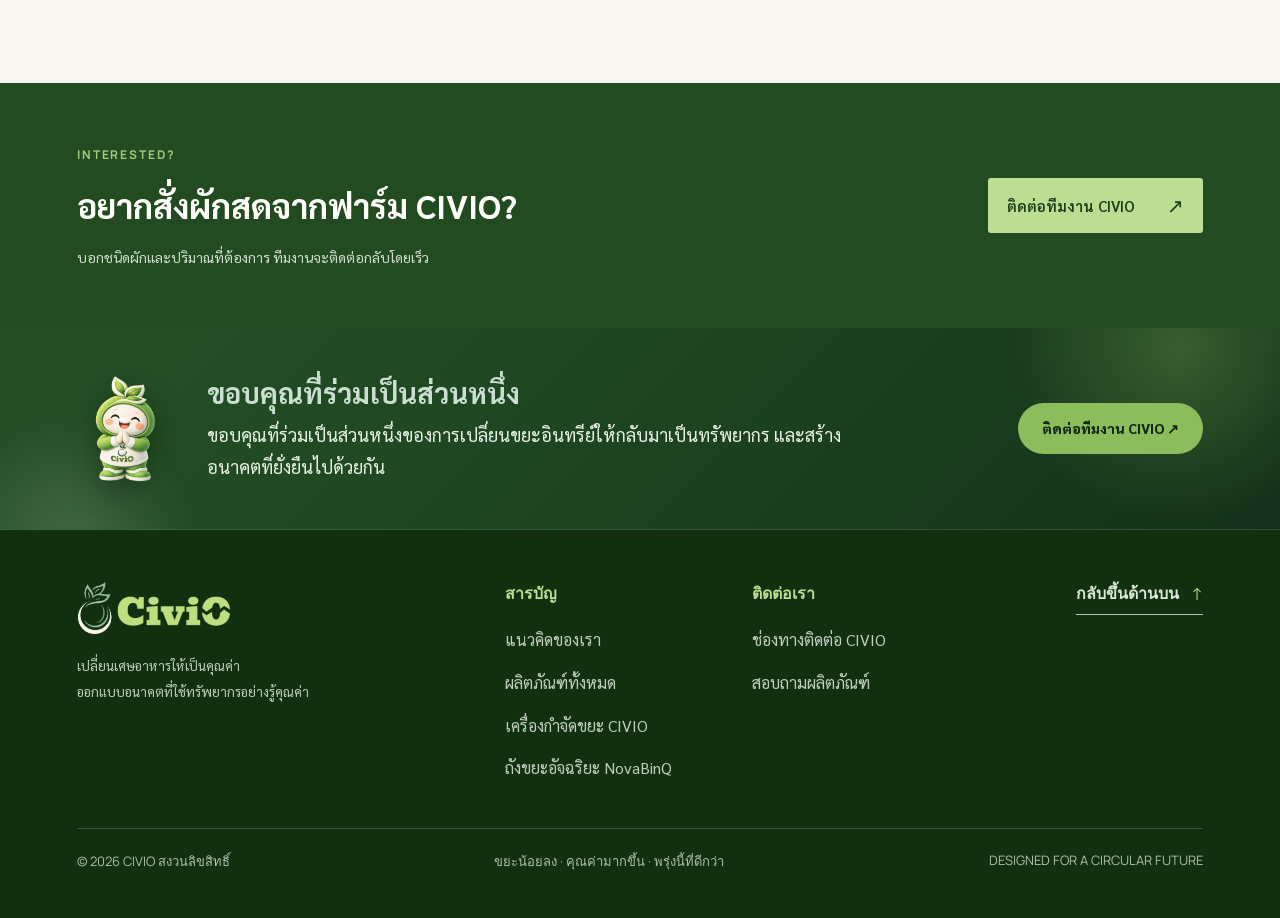
<file: product-vegetables.html>
<!DOCTYPE html>
<html lang="th">
<head>
  <meta charset="UTF-8"><meta name="viewport" content="width=device-width, initial-scale=1.0"><meta name="theme-color" content="#183b16">
  <meta name="description" content="ผักอินทรีย์สดจากฟาร์ม CiViO ปลูกในดินที่บำรุงด้วยสารปรับปรุงดินจากเศษอาหาร สั่งซื้อผ่านทีมงานได้">
    <meta name="robots" content="index, follow, max-image-preview:large">
    <link rel="canonical" href="https://civiothailand.github.io/CiViOWebsites/product-vegetables.html">
    <meta property="og:site_name" content="CiViO Thailand">
    <meta property="og:locale" content="th_TH">
    <meta property="og:title" content="ผักสดจากฟาร์ม CIVIO | CiViO Thailand">
    <meta property="og:description" content="ผักอินทรีย์สดจากฟาร์ม CiViO ปลูกในดินที่บำรุงด้วยสารปรับปรุงดินจากเศษอาหาร สั่งซื้อผ่านทีมงานได้">
    <meta property="og:type" content="article">
    <meta property="og:url" content="https://civiothailand.github.io/CiViOWebsites/product-vegetables.html">
    <meta name="twitter:card" content="summary_large_image">
    <meta property="og:image" content="https://civiothailand.github.io/CiViOWebsites/assets/images/civio-machine-product.jpg">
    <meta name="twitter:image" content="https://civiothailand.github.io/CiViOWebsites/assets/images/civio-machine-product.jpg">

  <link rel="preconnect" href="https://fonts.googleapis.com"><link rel="preconnect" href="https://fonts.gstatic.com" crossorigin>
  <link href="https://fonts.googleapis.com/css2?family=Sarabun:wght@300;400;500;600;700;800&family=Manrope:wght@400;500;600;700;800&display=swap" rel="stylesheet">
  <link rel="stylesheet" href="assets/css/style.css?v=6">
  <title>ผักสดจากฟาร์ม CIVIO | CiViO Thailand</title>
<link rel="icon" href="favicon.ico?v=4" sizes="any">
<link rel="icon" type="image/png" sizes="32x32" href="assets/images/favicon-32.png?v=4">
<link rel="icon" type="image/png" sizes="192x192" href="assets/images/icon-192.png?v=4">
<link rel="apple-touch-icon" href="assets/images/apple-touch-icon.png?v=4">

<script>document.documentElement.classList.add("fx-loader");setTimeout(function(){document.documentElement.classList.remove("fx-loader")},4000)</script>
<link rel="stylesheet" href="assets/css/effects.css?v=1">
</head>
<body class="product-detail-page" id="top">
  <div class="scroll-progress" aria-hidden="true"><span id="scrollProgress"></span></div>
  <div class="topline"><div class="topline-inner"><span><i class="live-dot"></i> นวัตกรรมจัดการเศษอาหารและขยะอินทรีย์</span><span class="topline-right">เศษอาหาร → สารปรับปรุงดิน → พื้นที่สีเขียว</span></div></div>
  <header class="header"><div class="header-inner">
    <a class="brand" href="index.html"><img src="assets/images/civio-logo.png" alt="CiViO Thailand" class="brand-logo" decoding="async"></a>
<div class="header-wave" aria-hidden="true"><span class="header-wave-mascot"><img src="assets/images/civio-mascot.png" alt="" width="56" height="66" decoding="async"></span><span class="header-wave-bubble">สวัสดีครับ! <i class="wave-hand">👋</i></span></div>

    <button class="menu-toggle" type="button" aria-label="เปิดเมนู" aria-expanded="false" aria-controls="mainNav"><span></span><span></span></button>
    <nav class="main-nav" id="mainNav" aria-label="เมนูหลัก">
      <a href="index.html#story">แนวคิดของเรา</a>
      <div class="nav-dropdown"><button class="nav-dropdown-toggle" type="button" aria-expanded="false">ผลิตภัณฑ์ <span aria-hidden="true">⌄</span></button>
        <div class="nav-dropdown-menu" aria-label="เลือกผลิตภัณฑ์">
          <a href="product-civio.html"><small>ผลิตภัณฑ์ 01</small><strong>เครื่องกำจัดขยะเศษอาหาร CIVIO</strong></a>
          <a href="product-novabinq.html"><small>ผลิตภัณฑ์ 02</small><strong>ถังขยะอัจฉริยะ NovaBinQ</strong></a>
            <a href="product-course.html"><small>ผลิตภัณฑ์ 03</small><strong>คอร์สอบรมปลูกผัก</strong></a>
            <a href="product-vegetables.html"><small>ผลิตภัณฑ์ 04</small><strong>ผักสดจากฟาร์ม CIVIO</strong></a>
        </div>
      </div>
      <a href="index.html#farm">สร้างฟาร์ม</a><a href="index.html#credibility">ผลงาน</a><a href="index.html#articles">บทความ</a>
      <a class="nav-contact" href="index.html#contact">ปรึกษา CIVIO <b>↗</b></a>
    </nav>
  </div></header>
  <main>
    <section class="product-detail-hero product-detail-civio product-detail-farm">
      <div class="product-detail-hero-inner page-width">
        <div class="product-detail-copy reveal">
          <div class="detail-breadcrumb"><a href="index.html">หน้าแรก</a><span>/</span><a href="index.html#products">ผลิตภัณฑ์</a><span>/</span><b>ผลิตภัณฑ์ 04</b></div>
          <div class="eyebrow"><span></span> PRODUCT 04 · FRESH VEGETABLES</div>
          <p class="detail-overline">FRESH FROM CIVIO FARM</p>
          <h1>ผักสดจาก<br><em>ฟาร์ม CIVIO</em></h1>
          <p class="detail-lead">ผักอินทรีย์ที่ปลูกในดินซึ่งบำรุงด้วยสารปรับปรุงดินจากเศษอาหาร ครบวงจรตั้งแต่เศษอาหาร สู่ดิน สู่ผักบนโต๊ะอาหารของคุณ</p>
          <div class="detail-chip-row"><span>ผักอินทรีย์</span><span>ดินจากเศษอาหาร</span><span>สั่งผ่านทีมงาน</span></div>
          <div class="detail-actions"><a class="btn btn-forest" href="index.html#contact">สอบถามกับทีมงาน <span>↗</span></a><a class="btn-link" href="#how-to-order">วิธีสั่งซื้อ ↓</a></div>
          <small class="detail-disclaimer">*รายการผัก ราคา และรอบจัดส่งขึ้นอยู่กับฤดูกาลและปริมาณผลผลิต สอบถามทีมงานได้โดยตรง</small>
        </div>
        <div class="product-detail-hero-visual reveal reveal-delay"><div class="detail-image-glow"></div><img src="assets/images/organic-vegetables-farm.webp" alt="ผักสดจากฟาร์ม CIVIO" fetchpriority="high" decoding="async"><span class="detail-image-index">04 / FRESH VEGETABLES</span></div>
      </div>
    </section>
    <section class="detail-stat-section page-width"><div class="detail-stat-card"><strong>ผักอินทรีย์</strong><span>ปลูกด้วยวิถีอินทรีย์</span></div><div class="detail-stat-card"><strong>วงจรปิด</strong><span>เศษอาหาร → ดิน → ผัก</span></div><div class="detail-stat-card"><strong>ครัวเรือน</strong><span>ซื้อกินที่บ้าน</span></div><div class="detail-stat-card"><strong>ร้านอาหาร</strong><span>วัตถุดิบสดสำหรับครัว</span></div></section>
    <section class="detail-section page-width"><div class="flow-row"><div class="flow-node reveal"><span>1</span><b>เศษอาหาร</b><small>จากครัวและร้านอาหาร</small></div><div class="flow-arrow" aria-hidden="true">→</div><div class="flow-node reveal"><span>2</span><b>สารปรับปรุงดิน</b><small>ย่อยด้วยเครื่อง CIVIO</small></div><div class="flow-arrow" aria-hidden="true">→</div><div class="flow-node reveal"><span>3</span><b>ฟาร์ม CIVIO</b><small>บำรุงดินและปลูกผัก</small></div><div class="flow-arrow" aria-hidden="true">→</div><div class="flow-node reveal"><span>4</span><b>ผักสดถึงมือคุณ</b><small>สั่งผ่านทีมงาน</small></div></div></section>

    <section class="detail-section page-width">
      <div class="split-feature">
        <div class="split-copy reveal"><div class="eyebrow"><span></span> WHY CIVIO VEGETABLES</div><h2>ผักที่เริ่มต้นจากเศษอาหาร</h2><p>ที่ฟาร์ม CIVIO ดินได้รับการบำรุงด้วยสารปรับปรุงดินที่ได้จากเศษอาหาร ทำให้ของเหลือจากมื้ออาหารกลับมาเป็นผักสดอีกครั้ง</p><ul class="check-list"><li>ปลูกด้วยวิถีอินทรีย์ ผ่านการตรวจรับรองมาตรฐาน Organic Thailand</li><li>ใช้สารปรับปรุงดินจากเศษอาหารบำรุงดิน</li><li>ผลผลิตตามฤดูกาล เก็บเกี่ยวแล้วส่งต่อให้ผู้ซื้อ</li><li>สั่งซื้อและสอบถามรายการผักผ่านทีมงานโดยตรง</li></ul></div>
        <figure class="split-figure reveal reveal-delay"><img src="assets/images/vegetable-farm-natural.webp" alt="แปลงผักอินทรีย์" loading="lazy" decoding="async"></figure>
      </div>
    </section>

    <section class="detail-section page-width page-gallery">
      <div class="nx-gallery"><div class="nx-gallery-head"><b>ชมสวนผักจริงที่ CIVIO Farm</b><span>ภาพจริงจากการเยี่ยมชมสวนผัก · ภาพจาก Massdyna · แตะเพื่อดูภาพใหญ่</span></div><div class="nx-gallery-grid is-portrait"><figure class="nx-shot"><img src="https://massdyna.com/wp-content/uploads/2024/05/S__811011_0-600x800.jpg" alt="ทัวร์สวนผักสดที่ CIVIO Farm" referrerpolicy="no-referrer" onerror="this.onerror=null;this.src='assets/images/organic-vegetables-farm.webp'" loading="lazy" decoding="async"><figcaption>ทัวร์สวนผักสดที่ CIVIO Farm</figcaption></figure><figure class="nx-shot"><img src="https://massdyna.com/wp-content/uploads/2025/02/441867841_361764680256469_5389900946698842697_n-300x400.jpg" alt="แปลงผักในสวน CIVIO Farm" referrerpolicy="no-referrer" onerror="this.onerror=null;this.src='assets/images/vegetable-farm-natural.webp'" loading="lazy" decoding="async"><figcaption>แปลงผักในสวน CIVIO Farm</figcaption></figure><figure class="nx-shot"><img src="https://massdyna.com/wp-content/uploads/2025/02/445459196_361759350257002_1979524119061546878_n-300x400.jpg" alt="ผู้มาเยี่ยมชมสวนผัก" referrerpolicy="no-referrer" onerror="this.onerror=null;this.src='assets/images/farm-greenhouse.webp'" loading="lazy" decoding="async"><figcaption>ผู้มาเยี่ยมชมสวนผัก</figcaption></figure><figure class="nx-shot"><img src="https://massdyna.com/wp-content/uploads/2024/05/S__811014_0-300x400.jpg" alt="บรรยากาศภายในฟาร์ม" referrerpolicy="no-referrer" onerror="this.onerror=null;this.src='assets/images/greenhouse-valley.webp'" loading="lazy" decoding="async"><figcaption>บรรยากาศภายในฟาร์ม</figcaption></figure></div></div>
    </section>

    <section class="detail-section page-width" id="who">
      <div class="detail-section-heading reveal"><div class="eyebrow"><span></span> WHO IT IS FOR</div><h2>เหมาะกับใครบ้าง<br><em>ซื้อได้ทั้งครัวเรือนและครัว</em></h2><p>บอกชนิดผักและปริมาณที่ต้องการ ทีมงานช่วยจัดรอบให้เหมาะกับการใช้งาน</p></div>
      <div class="detail-steps-grid"><article class="detail-step reveal"><span>01</span><div><b>ครัวเรือน</b><p>ผักสดสำหรับมื้ออาหารประจำวัน สั่งเท่าที่ใช้ ได้ผักที่ปลูกด้วยวิถีอินทรีย์</p></div></article><article class="detail-step reveal"><span>02</span><div><b>ร้านอาหาร</b><p>วัตถุดิบสดสำหรับครัว แจ้งชนิดและปริมาณต่อรอบเพื่อวางแผนจัดส่ง</p></div></article><article class="detail-step reveal"><span>03</span><div><b>โรงแรมและองค์กร</b><p>ผักสดสำหรับห้องอาหารและโรงอาหาร สอบถามการสั่งต่อเนื่องกับทีมงาน</p></div></article></div>
    </section>

    <section class="detail-section page-width" id="how-to-order">
      <div class="detail-section-heading reveal"><div class="eyebrow"><span></span> HOW TO ORDER</div><h2>สั่งซื้อผักสด<br><em>ได้ง่ายใน 3 ขั้นตอน</em></h2><p>แจ้งความต้องการกับทีมงานได้เลย ไม่ต้องสมัครสมาชิก</p></div>
      <div class="detail-steps-grid"><article class="detail-step reveal"><span>01</span><div><b>แจ้งรายการที่ต้องการ</b><p>บอกชนิดผักและปริมาณที่ต้องการ ผ่านแบบฟอร์มหรือช่องทางติดต่อของ CIVIO</p></div></article><article class="detail-step reveal"><span>02</span><div><b>ทีมงานยืนยันรายการ</b><p>ทีมงานตรวจสอบผลผลิตที่มีในช่วงนั้น พร้อมแจ้งราคาและรอบจัดส่ง</p></div></article><article class="detail-step reveal"><span>03</span><div><b>รับผักสด</b><p>รับผักตามรอบที่ตกลงกัน เพื่อให้ได้ผักสดใหม่</p></div></article></div>
    </section>

    <section class="detail-section page-width" id="why">
      <div class="detail-section-heading reveal"><div class="eyebrow"><span></span> WHY CIVIO</div><h2>ทำไมต้องเป็นผัก<br><em>จากฟาร์ม CIVIO</em></h2><p>เพราะผักทุกต้นเริ่มต้นจากดินที่เรากลับมาดูแลเอง</p></div>
      <div class="detail-steps-grid"><article class="detail-step reveal"><span>01</span><div><b>ดินที่บำรุงด้วยเศษอาหาร</b><p>ใช้สารปรับปรุงดินจากเศษอาหารที่ผ่านเครื่อง CIVIO</p></div></article><article class="detail-step reveal"><span>02</span><div><b>ผ่านการตรวจรับรอง</b><p>ฟาร์ม CiviO ผ่านการตรวจรับรองมาตรฐาน Organic Thailand</p></div></article><article class="detail-step reveal"><span>03</span><div><b>ตามฤดูกาล สดใหม่</b><p>ผลผลิตเปลี่ยนไปตามฤดูกาล ทีมงานแจ้งรายการที่พร้อมส่งให้</p></div></article><article class="detail-step reveal"><span>04</span><div><b>ฟาร์มที่เปิดให้เรียนรู้</b><p>ฟาร์มจัดกิจกรรมเรียนรู้และต้อนรับผู้เยี่ยมชมตามรอบดำเนินงาน</p></div></article></div>
    </section>

    <section class="detail-section page-width">
      <div class="detail-section-heading reveal"><div class="eyebrow"><span></span> FAQ</div><h2>คำถามที่พบบ่อย</h2></div>
      <div class="faq-list"><details class="faq-item reveal"><summary>มีผักอะไรบ้าง ราคาเท่าไร?</summary><p>รายการผักและราคาเปลี่ยนไปตามฤดูกาลและปริมาณผลผลิต แจ้งความต้องการกับทีมงานเพื่อรับรายการล่าสุด</p></details><details class="faq-item reveal"><summary>สั่งซื้อสำหรับร้านอาหารหรือโรงแรมได้ไหม?</summary><p>ได้ แจ้งชนิดผักและปริมาณที่ต้องการต่อรอบ ทีมงานจะประสานรอบจัดส่งให้เหมาะกับครัว</p></details><details class="faq-item reveal"><summary>ผักปลูกด้วยวิธีอะไร?</summary><p>ปลูกในดินที่บำรุงด้วยสารปรับปรุงดินจากเศษอาหาร ฟาร์ม CiviO ผ่านการตรวจรับรองมาตรฐาน Organic Thailand</p></details><details class="faq-item reveal"><summary>เข้าไปชมฟาร์มได้ไหม?</summary><p>ฟาร์มต้อนรับผู้เยี่ยมชมและจัดกิจกรรมเรียนรู้ตามรอบดำเนินงาน กรุณานัดหมายกับทีมงานก่อนเดินทาง</p></details></div>
    </section>
    <section class="detail-final-cta"><div class="page-width"><div><span>INTERESTED?</span><h2>อยากสั่งผักสดจากฟาร์ม CIVIO?</h2><p>บอกชนิดผักและปริมาณที่ต้องการ ทีมงานจะติดต่อกลับโดยเร็ว</p></div><a class="btn btn-lime" href="index.html#contact">ติดต่อทีมงาน CIVIO <span>↗</span></a></div></section>
  </main>
  <footer class="footer product-detail-footer">
<div class="thanks-band"><div class="thanks-inner page-width"><span class="thanks-mascot" aria-hidden="true"><img src="assets/images/civio-mascot.png" alt="" width="96" height="113" loading="lazy" decoding="async"></span><div class="thanks-copy"><b>ขอบคุณที่ร่วมเป็นส่วนหนึ่ง</b><p>ขอบคุณที่ร่วมเป็นส่วนหนึ่งของการเปลี่ยนขยะอินทรีย์ให้กลับมาเป็นทรัพยากร และสร้างอนาคตที่ยั่งยืนไปด้วยกัน</p></div><a class="thanks-link" href="index.html#contact">ติดต่อทีมงาน CIVIO <span>↗</span></a></div></div>
<div class="footer-main page-width">
      <div class="footer-brand"><a class="brand brand-footer" href="index.html"><img src="assets/images/civio-logo-light.png" alt="CiViO Thailand" class="brand-logo" decoding="async"></a><p>เปลี่ยนเศษอาหารให้เป็นคุณค่า<br>ออกแบบอนาคตที่ใช้ทรัพยากรอย่างรู้คุณค่า</p></div>
      <div class="footer-col"><span>สารบัญ</span><a href="index.html#story">แนวคิดของเรา</a><a href="index.html#products">ผลิตภัณฑ์ทั้งหมด</a><a href="product-civio.html">เครื่องกำจัดขยะ CIVIO</a><a href="product-novabinq.html">ถังขยะอัจฉริยะ NovaBinQ</a></div>
      <div class="footer-col"><span>ติดต่อเรา</span><a href="index.html#contact">ช่องทางติดต่อ CIVIO</a><a href="index.html#contact">สอบถามผลิตภัณฑ์</a></div>
      <a class="back-top" href="#top">กลับขึ้นด้านบน <b>↑</b></a>
    </div><div class="footer-bottom page-width"><span>© <span id="currentYear"></span> CIVIO สงวนลิขสิทธิ์</span><span>ขยะน้อยลง · คุณค่ามากขึ้น · พรุ่งนี้ที่ดีกว่า</span><span>DESIGNED FOR A CIRCULAR FUTURE</span></div></footer>
  <script src="assets/js/main.js?v=6"></script>
<script src="assets/js/effects.js?v=1" defer></script>
</body></html>
</file>
<file: assets/css/style.css>
@charset "UTF-8";
:root{
 --forest:#183b16;--forest-2:#234b21;--forest-3:#31602f;--lime:#bddd93;--lime-2:#a5cf74;
 --cream:#f6f5ee;--paper:#eeeee5;--white:#fffefa;--ink:#202d1f;--muted:#6c786f;--line:rgba(24,59,22,.16);
 --thai:'Sarabun',sans-serif;--latin:'Manrope',sans-serif;--page:1200px;
}
*{box-sizing:border-box}
html{scroll-behavior:smooth;scroll-padding-top:100px}
body{margin:0;background:var(--cream);color:var(--ink);font-family:var(--thai);font-size:16px;line-height:1.7;-webkit-font-smoothing:antialiased}
img{display:block;max-width:100%;width:100%;height:100%;object-fit:cover}
a{color:inherit;text-decoration:none}
button,input,textarea,select{font:inherit}
button,a{-webkit-tap-highlight-color:transparent}
::selection{background:var(--lime);color:var(--forest)}
.page-width{width:min(var(--page),88%);margin-inline:auto}
.section-space{padding:112px 0}
.scroll-progress{position:fixed;z-index:100;left:0;top:0;width:100%;height:3px;background:transparent}
.scroll-progress span{display:block;width:0;height:100%;background:var(--lime);transition:width .08s linear}
.topline{background:var(--forest);color:#e8efe5;font:12px var(--latin);letter-spacing:.14em}
.topline-inner{height:31px;width:min(var(--page),88%);margin:auto;display:flex;align-items:center;justify-content:space-between}
.live-dot{display:inline-block;width:6px;height:6px;border-radius:50%;background:var(--lime);margin-right:9px;box-shadow:0 0 0 4px #d9ef7925}
.topline-right{color:#bdcdbd}
.header{height:82px;position:sticky;top:0;z-index:50;background:rgba(246,245,238,.94);backdrop-filter:blur(14px);border-bottom:1px solid rgba(24,59,22,.08)}
.header-inner{height:100%;width:min(var(--page),88%);margin:auto;display:flex;align-items:center;justify-content:space-between}
.brand{display:flex;align-items:center;gap:10px;color:var(--forest)}
.brand-symbol{width:42px;height:42px;object-fit:contain}
.brand-name{font:800 26px/1 var(--latin);letter-spacing:.095em;display:flex;flex-direction:column}
.brand-name small{font:700 11px/1.5 var(--latin);letter-spacing:.19em;margin-top:6px;color:#7b897d}
.main-nav{height:100%;display:flex;align-items:center;gap:34px;font-size:15px;font-weight:500}
.main-nav>a:not(.nav-contact){position:relative;padding:8px 0}
.main-nav>a:not(.nav-contact)::after{content:"";position:absolute;left:0;bottom:1px;width:0;height:1px;background:var(--forest);transition:width .25s}
.main-nav>a:not(.nav-contact):hover::after{width:100%}
.nav-contact{background:var(--forest);color:white;padding:13px 18px;border-radius:3px}
.nav-contact b{color:var(--lime);font:18px var(--latin);margin-left:14px}
.menu-toggle{display:none}
.hero{min-height:720px;height:min(820px,calc(100vh - 113px));position:relative;background:var(--forest);color:white;overflow:hidden}
.hero-image{position:absolute;inset:0 0 0 25%;background:url('../images/circular-garden-concept.webp') center 55%/cover;transform:scale(1.02);animation:slowZoom 20s ease-in-out infinite alternate}
.hero-tint{position:absolute;inset:0;background:linear-gradient(90deg,rgba(15,41,14,.98) 0%,rgba(18,48,16,.92) 34%,rgba(20,52,18,.51) 68%,rgba(20,52,18,.12) 100%),linear-gradient(0deg,rgba(11,29,10,.56),transparent 34%)}
.hero-content{height:100%;position:relative;z-index:1;display:flex;align-items:center;justify-content:space-between;padding-top:30px;padding-bottom:90px}
.hero-copy{max-width:710px;padding-top:12px}
.eyebrow{display:flex;align-items:center;gap:10px;font:700 12px var(--latin);letter-spacing:.17em;color:#66835c;margin-bottom:22px}
.eyebrow>span{display:block;width:7px;height:7px;background:#8bbd5c;border-radius:50%}
.eyebrow-light{color:#d9e6d8}
.hero-overline,.promise-kicker,.farm-overline{font:700 12.5px var(--latin);letter-spacing:.16em;color:var(--lime)}
.hero h1{font-size:clamp(48px,6vw,78px);line-height:1.19;font-weight:600;letter-spacing:-.045em;margin:16px 0 22px}
.hero h1 em,.promise h2 em,.manifesto h2 em,.section-header h2 em,.farm-copy h2 em,.contact-copy h2 em,.belief h2 em{font-style:normal;color:#90c463}
.hero-description{max-width:560px;color:#d6e1d6;font-size:15.5px;line-height:2}
.hero-actions{display:flex;align-items:center;gap:28px;margin-top:32px}
.btn{display:inline-flex;align-items:center;justify-content:space-between;gap:30px;min-width:190px;padding:14px 19px;border:0;border-radius:3px;font-size:15px;font-weight:600;transition:transform .24s,background .24s;cursor:pointer}
.btn:hover{transform:translateY(-3px)}
.btn span{font:20px var(--latin)}
.btn-lime{background:var(--lime);color:var(--forest)}
.btn-white{background:var(--white);color:var(--forest)}
.btn-forest{background:var(--forest);color:white}
.btn-link{font-size:14px;font-weight:500}
.btn-link span{margin-left:10px;font:18px var(--latin)}
.btn-link-light{color:white}
.btn-link-light span{color:var(--lime)}
.hero-footnote{display:flex;align-items:center;gap:12px;margin-top:58px;color:#c3d2c1;font:11px var(--latin);letter-spacing:.15em}
.hero-footnote .line{width:37px;height:1px;background:var(--lime)}
.hero-side{align-self:center;margin-top:170px;text-align:center}
.hero-orbit{width:150px;height:150px;border:1px solid #ffffffa8;border-radius:50%;display:flex;flex-direction:column;align-items:center;justify-content:center;transform:rotate(8deg);background:#ffffff0a;backdrop-filter:blur(4px)}
.hero-orbit>span{font:700 53px/.95 var(--latin);color:var(--lime)}
.hero-orbit>small{font:700 12px var(--latin);letter-spacing:.2em;color:white;margin:5px}
.hero-orbit>i{font:11px/1.5 var(--latin);font-style:normal;letter-spacing:.09em;color:#dce6d9;margin-top:9px}
.hero-side>p{font-size:12px;max-width:165px;color:#d5dfd3;line-height:1.6;margin:12px auto}
.hero-bottom{position:absolute;left:6%;right:6%;bottom:0;height:49px;border-top:1px solid #ffffff3d;z-index:3;display:flex;justify-content:space-between;align-items:center;font:11px var(--latin);letter-spacing:.15em;color:#d3ded1}
.hero-bottom a b{font:16px var(--latin);color:var(--lime);margin-left:9px}
.manifesto{width:min(var(--page),88%);margin:auto;display:grid;grid-template-columns:.55fr 1.25fr 1fr;gap:44px;align-items:start}
.manifesto-aside{display:flex;align-items:center;gap:14px;padding-top:8px;color:#6c8668;font:700 11px var(--latin);letter-spacing:.15em}
.section-number{width:34px;height:34px;border:1px solid #6b8860;border-radius:50%;display:grid;place-items:center;font:12.5px var(--latin)}
.manifesto-content h2,.section-header h2,.contact-copy h2{font-size:clamp(34px,4.2vw,53px);line-height:1.35;color:var(--forest);font-weight:500;letter-spacing:-.04em;margin:0 0 22px}
.manifesto-content h2 em,.section-header h2 em,.contact-copy h2 em{color:#68a042}
.manifesto-lead{font-size:17px;line-height:1.85;font-weight:500}
.body-copy{font-size:15px;line-height:2;color:var(--muted);margin:15px 0 24px}
.under-link{display:inline-flex;align-items:center;gap:26px;padding-bottom:8px;border-bottom:1px solid var(--forest);font-size:14px;font-weight:600}
.under-link span{font:17px var(--latin)}
.manifesto-image{height:370px;position:relative;margin-top:38px}
.manifesto-image img{object-position:60% center}
.image-credit{position:absolute;bottom:0;left:0;background:var(--forest);color:#e6efdf;padding:10px 14px;font:11px var(--latin);letter-spacing:.13em}
.promise{position:relative;overflow:hidden;background:#163b14;color:white}
.promise-background{position:absolute;inset:0;background:radial-gradient(circle at 72% 28%,rgba(124,185,83,.24),transparent 34%),linear-gradient(135deg,#183b16,#102b0f 72%);opacity:1}
.promise-overlay{position:absolute;inset:0;background:linear-gradient(90deg,rgba(17,47,16,.98),rgba(19,52,17,.88) 55%,rgba(19,52,17,.64))}
.promise-inner{position:relative;z-index:1;min-height:630px;display:grid;grid-template-columns:1fr .83fr;gap:7%;align-items:center;padding-top:85px;padding-bottom:85px}
.promise-copy{max-width:590px}
.promise-kicker{margin-top:33px}
.promise h2{font-size:clamp(44px,5.3vw,69px);font-weight:500;line-height:1.27;letter-spacing:-.045em;margin:13px 0 22px}
.promise h2 em{color:var(--lime)}
.promise-copy>p:not(.promise-kicker){color:#d8e2d6;font-size:15.5px;line-height:2;max-width:530px}
.promise-benefits{display:grid;gap:9px;margin:25px 0 30px;font-size:14px;color:#e4ede0}
.promise-benefits b{display:inline-grid;place-items:center;width:19px;height:19px;border-radius:50%;background:#bddd93;color:var(--forest);font:700 13.5px var(--latin);margin-right:9px}
.promise-copy>small{display:block;max-width:510px;margin-top:18px;color:#c6d3c2;font-size:12px;line-height:1.8}
.promise-visual{position:relative;max-width:470px;justify-self:end;width:100%}
.promise-photo-frame{height:415px;border:1px solid #ffffff54;padding:10px;transform:rotate(2deg)}
.promise-photo-frame img{object-position:63% center}
.promise-sticker{position:absolute;left:-43px;bottom:25px;width:135px;height:135px;background:var(--lime);color:var(--forest);border-radius:50%;display:flex;flex-direction:column;align-items:center;justify-content:center;box-shadow:0 10px 35px #0003}
.promise-sticker strong{font:800 54px/.9 var(--latin)}
.promise-sticker span{font:700 12px var(--latin);letter-spacing:.18em;margin-top:4px}
.promise-sticker i{font:11px/1.4 var(--latin);font-style:normal;text-align:center;margin-top:8px;letter-spacing:.08em}
.product-section{background:var(--paper)}
.section-header{display:flex;justify-content:space-between;align-items:end;gap:50px;margin-bottom:45px}
.section-header>div{max-width:700px}
.section-header h2{margin:0}
.section-header>p{max-width:360px;color:var(--muted);font-size:15px;line-height:2;margin:0 0 7px}
.product-showcase{display:grid;gap:22px}
.featured-product{display:grid;grid-template-columns:1.05fr 1fr;background:var(--white);min-height:475px;box-shadow:0 14px 45px #1d38250b}
.featured-product-image{position:relative;min-height:475px;background:linear-gradient(145deg,#e3e8df,#f6f7f2);overflow:hidden;padding:34px}
.featured-product-image img{object-fit:contain;mix-blend-mode:multiply;transition:transform .55s}
.featured-product:hover .featured-product-image img{transform:scale(1.045)}
.featured-product-image img.image-fallback{object-fit:cover;mix-blend-mode:normal}
.image-label{position:absolute;left:21px;top:21px;background:var(--lime);color:var(--forest);padding:7px 10px;font:700 11px var(--latin);letter-spacing:.12em}
.image-index{position:absolute;right:24px;bottom:12px;font:800 43px var(--latin);color:#163b2d55}
.featured-product-info{padding:48px 7% 35px;align-self:center}
.product-meta{font:700 11px var(--latin);letter-spacing:.16em;color:#68a142}
.featured-product-info h3{font-size:clamp(31px,3.2vw,45px);font-weight:500;color:var(--forest);line-height:1.35;letter-spacing:-.035em;margin:17px 0}
.featured-product-info h3 em{font-style:normal;color:#68a042}
.featured-product-info>p{color:var(--muted);font-size:15px;line-height:2}
.spec-chips{display:flex;flex-wrap:wrap;gap:8px;margin:22px 0 27px}
.spec-chips span{border:1px solid var(--line);border-radius:2px;padding:6px 10px;font-size:12.5px;color:#526253}
.product-bottom{border-top:1px solid var(--line);padding-top:18px;display:flex;justify-content:space-between;align-items:center}
.product-bottom>div{display:flex;flex-direction:column}
.product-bottom small{font-size:12px;color:#899188}
.product-bottom strong{font-size:14px;font-weight:600;color:var(--forest)}
.round-arrow{width:42px;height:42px;border-radius:50%;display:grid;place-items:center;background:var(--forest);color:white;font:22px var(--latin);transition:background .2s,transform .2s}
.round-arrow:hover{background:#67a041;transform:rotate(45deg)}
.product-footnote{display:block;margin-top:15px;color:#8c958b;font-size:12px;line-height:1.7}
.product-grid{display:grid;grid-template-columns:1fr 1fr;gap:22px}
.product-card{background:var(--white);transition:transform .3s,box-shadow .3s;min-width:0}
.product-card:hover{transform:translateY(-6px);box-shadow:0 16px 40px #173d2d14}
.product-card-image{height:285px;position:relative;overflow:hidden;background:#dce4d9}
.product-card-image img{transition:transform .6s}
.product-card:hover .product-card-image img{transform:scale(1.045)}
.card-tag{position:absolute;left:17px;top:17px;padding:7px 10px;background:var(--lime);color:var(--forest);font:700 11px var(--latin);letter-spacing:.11em}
.card-number{position:absolute;right:16px;bottom:0;font:800 41px var(--latin);color:#fff;text-shadow:0 2px 10px #0005}
.product-card-body{padding:25px 28px 23px}
.product-card-body h3{font-size:23px;color:var(--forest);font-weight:600;margin:9px 0}
.product-card-body>p{font-size:14px;line-height:1.95;color:var(--muted);min-height:72px}
.text-arrow{display:inline-flex;align-items:center;gap:22px;border-bottom:1px solid var(--forest);padding-bottom:7px;margin-top:13px;font-size:13.5px;font-weight:600;color:var(--forest)}
.text-arrow span{font:17px var(--latin)}
.visual-note{display:block;margin-top:11px;color:#9a9f96;font-size:11px}
.product-bottom-cta{display:flex;align-items:center;justify-content:space-between;margin-top:30px;background:#e2e7d7;padding:18px 24px;color:var(--forest);font-size:14px}
.product-bottom-cta a{font-weight:600;border-bottom:1px solid #6a805b;padding-bottom:4px}
.product-bottom-cta b{font:17px var(--latin);margin-left:14px}
.how-section{position:relative;overflow:hidden;padding:108px 0 94px;background:linear-gradient(180deg,#eff1e8 0%,#f7f6ef 100%);color:var(--ink)}
.how-section::before{content:"";position:absolute;width:620px;height:620px;border:1px solid rgba(24,59,22,.07);border-radius:50%;right:-270px;top:-310px;box-shadow:0 0 0 58px rgba(24,59,22,.025),0 0 0 116px rgba(24,59,22,.018)}
.how-inner{position:relative;z-index:1}
.process-heading{display:grid;grid-template-columns:1.15fr .72fr;gap:70px;align-items:end;margin-bottom:53px}
.process-heading-main{max-width:690px}
.process-kicker{font:700 12px var(--latin);letter-spacing:.19em;color:#81916d;margin:0 0 12px}
.process-heading h2{font-size:clamp(38px,4.5vw,58px);font-weight:500;line-height:1.32;letter-spacing:-.045em;color:var(--forest);margin:0}
.process-heading h2 em{font-style:normal;color:#6ba644}
.process-intro{max-width:430px;margin:0 0 6px;color:#6a766b;font-size:15px;line-height:2.05}
.process-track{position:relative;display:grid;grid-template-columns:repeat(3,minmax(0,1fr));gap:22px;align-items:stretch}
.process-track::before{content:"";position:absolute;left:15%;right:15%;top:70px;border-top:1px dashed rgba(46,91,44,.28);z-index:0}
.process-card{position:relative;z-index:1;min-height:380px;padding:27px 28px 22px;background:rgba(255,255,255,.86);border:1px solid rgba(24,59,22,.09);border-radius:8px;box-shadow:0 18px 45px rgba(34,56,36,.055);display:flex;flex-direction:column;transition:transform .28s,box-shadow .28s,border-color .28s}
.process-card:hover{transform:translateY(-7px);box-shadow:0 24px 55px rgba(34,56,36,.11);border-color:rgba(97,150,61,.35)}
.process-card-top{display:flex;align-items:center;justify-content:space-between}
.process-count{font:800 14px var(--latin);letter-spacing:.12em;color:#659d40}
.process-label{font:700 11px var(--latin);letter-spacing:.19em;color:#93a18c}
.process-symbol{display:grid;place-items:center;width:88px;height:88px;margin:29px 0 21px;border-radius:50%;color:var(--forest);background:#eaf0dc;box-shadow:inset 0 0 0 1px rgba(49,96,47,.06)}
.process-symbol svg{width:48px;height:48px}
.process-symbol-cycle{background:#b7d899;color:#264c24}
.process-symbol-sprout{background:#e7eee5;color:#40763d}
.process-card h3{margin:0 0 9px;color:var(--forest);font-size:20px;font-weight:600;letter-spacing:-.02em}
.process-card>p{margin:0;color:#6b766c;font-size:14px;line-height:1.95}
.process-card-foot{display:flex;align-items:center;justify-content:space-between;gap:10px;margin-top:auto;padding-top:22px;border-top:1px solid rgba(24,59,22,.1);font-size:12px;color:#788477}
.process-card-foot b{font:700 12px var(--latin);color:#8b9b7b;white-space:nowrap}
.process-card-foot i{font-style:normal;color:#b7c0af;margin:0 3px}
.process-card-feature{background:linear-gradient(150deg,#254c23 0%,#183b16 78%);border-color:#183b16;box-shadow:0 22px 52px rgba(24,59,22,.18);color:#fff;transform:translateY(-13px)}
.process-card-feature:hover{transform:translateY(-20px)}
.process-card-feature .process-count{color:var(--lime)}
.process-card-feature .process-label{color:#c1d0bd}
.process-card-feature .process-symbol{background:#bddd93;color:#254c23}
.process-card-feature h3{color:white}
.process-card-feature>p{color:#d3dfd2}
.process-card-feature .process-card-foot{border-color:#ffffff2b;color:#d3dfd2}
.process-card-feature .process-card-foot b{color:var(--lime)}
.process-time{display:inline-flex;align-items:center;gap:8px;align-self:flex-start;margin:-3px 0 13px;padding:6px 10px;border-radius:30px;background:#ffffff16;color:#e5efdb;font-size:12px}
.time-pulse{width:6px;height:6px;border-radius:50%;background:var(--lime);box-shadow:0 0 0 4px #d9ef7925}
.process-bottom{display:flex;justify-content:space-between;align-items:center;gap:24px;margin-top:46px;padding-top:22px;border-top:1px solid rgba(24,59,22,.14)}
.process-cycle-line{display:flex;align-items:center;gap:15px;color:#637562;font:700 11px var(--latin);letter-spacing:.15em}
.process-cycle-line b{font:16px var(--latin);color:#76b64b}
.process-bottom>small{color:#8a9288;font-size:12px;line-height:1.7;text-align:right}

.farm-section{display:grid;grid-template-columns:1fr 1fr;background:#e7eadf;min-height:680px}
.farm-image{position:relative;min-height:680px;overflow:hidden}
.farm-image img{position:absolute;inset:0;object-position:55% center}
.farm-image-caption{position:absolute;left:0;bottom:0;background:var(--forest);color:white;padding:11px 16px;font:11px var(--latin);letter-spacing:.12em}
.farm-copy{align-self:center;padding:80px clamp(35px,7vw,100px)}
.farm-overline{font-size:12px;color:#69a343;margin-top:32px}
.farm-copy h2{font-size:clamp(36px,4.1vw,53px);line-height:1.34;color:var(--forest);font-weight:500;letter-spacing:-.04em;margin:8px 0 20px}
.farm-copy h2 em{color:#68a042}
.farm-intro{font-size:15px;line-height:2;color:#68766a;max-width:520px}
.farm-services{margin:28px 0 30px}
.farm-services>div{display:flex;gap:17px;align-items:center;border-top:1px solid #163b2d25;padding:10px 0}
.farm-services>div:last-child{border-bottom:1px solid #163b2d25}
.farm-services>div>span{font:12.5px var(--latin);color:#68a142}
.farm-services p{display:flex;flex-direction:column;margin:0}
.farm-services strong{font-size:14px;color:var(--forest)}
.farm-services small{font-size:12.5px;color:#7a857a}
.use-cases{background:var(--cream)}
.use-case-grid{display:grid;grid-template-columns:repeat(4,1fr);gap:14px}
.use-case{padding:24px 22px 28px;border-top:1px solid var(--forest);background:#fffefa;min-height:235px;transition:transform .25s,box-shadow .25s}
.use-case:hover{transform:translateY(-4px);box-shadow:0 15px 30px #193b290d}
.use-case>span{font:700 11px var(--latin);letter-spacing:.13em;color:#68a142}
.use-case-icon{font:38px var(--latin);color:#68a042;margin:22px 0 10px}
.use-case h3{font-size:18px;color:var(--forest);font-weight:600;margin:0 0 7px}
.use-case p{font-size:13.5px;line-height:1.85;color:var(--muted);margin:0}
.belief{position:relative;overflow:hidden;background:var(--lime);color:var(--forest);text-align:center;padding:78px 0}
.belief-inner{position:relative;z-index:1}
.belief-quote{font:100px/.75 Georgia,serif;opacity:.4}
.belief h2{font-size:clamp(37px,5vw,61px);line-height:1.38;font-weight:500;letter-spacing:-.04em;margin:10px 0 27px}
.belief h2 em{color:#588938}
.belief p{font:700 11px var(--latin);letter-spacing:.2em}
.belief-decoration{position:absolute;right:3%;bottom:-180px;font:400 440px/.9 var(--latin);color:#244c3110}
.contact-section{background:var(--paper)}
.contact-layout{display:grid;grid-template-columns:.9fr 1fr;gap:9%;align-items:start}
.contact-copy h2{font-size:clamp(40px,4.7vw,59px);margin-bottom:22px}
.contact-copy>p{max-width:480px;color:var(--muted);font-size:15px;line-height:2}
.contact-details{margin-top:38px;max-width:450px}
.contact-details>a{display:flex;align-items:center;gap:14px;border-top:1px solid var(--line);padding:15px 0}
.contact-details>a:last-child{border-bottom:1px solid var(--line)}
.contact-icon{width:36px;height:36px;border-radius:50%;display:grid;place-items:center;background:var(--lime);color:var(--forest);font:17px var(--latin)}
.contact-details>a>span:nth-child(2){display:flex;flex-direction:column}
.contact-details small{font:700 11px var(--latin);letter-spacing:.15em;color:#68a142}
.contact-details strong{font-size:14px;font-weight:600;color:var(--forest)}
.contact-details>a>b{margin-left:auto;font:18px var(--latin)}
.contact-small{font-size:12px!important;color:#92998f!important;margin-top:18px}
.contact-form{background:var(--white);padding:33px 34px 24px;box-shadow:0 15px 45px #173d2d0a}
.form-heading{display:flex;justify-content:space-between;padding-bottom:17px;border-bottom:1px solid var(--line);font:700 11px var(--latin);letter-spacing:.15em;color:#69a342;margin-bottom:22px}
.contact-form label{display:block;font-size:13.5px;font-weight:600;margin-bottom:15px}
.contact-form label>b{color:#4e7a2e}
.contact-form input,.contact-form textarea,.contact-form select{display:block;width:100%;margin-top:7px;border:1px solid #dbe0d5;border-radius:2px;background:#fffefa;color:var(--ink);padding:12px 13px;font-size:13.5px;outline:none;transition:border .2s,box-shadow .2s}
.contact-form input:focus,.contact-form textarea:focus,.contact-form select:focus{border-color:#71af47;box-shadow:0 0 0 3px #d9ef7938}
.contact-form textarea{resize:vertical}
.form-row{display:grid;grid-template-columns:1fr 1fr;gap:13px}
.form-submit{width:100%;margin-top:3px}
.form-note{font-size:12px;color:#91988e;line-height:1.7;margin:12px 0 0}
.form-status{font-size:13.5px;color:var(--forest);margin-top:8px;min-height:15px}
.footer{background:#122f10;color:#dce6d9;padding:55px 0 20px}
.footer-main{display:grid;grid-template-columns:1.5fr .8fr 1.1fr auto;gap:40px;align-items:start;padding-bottom:43px}
.brand-footer{color:var(--lime)}
.brand-footer .brand-name small{color:#a5b69f}
.footer-brand>p{font-size:13.5px;line-height:1.9;color:#bccbbb;margin-top:18px}
.footer-col{display:flex;flex-direction:column;gap:9px;font-size:12.5px;color:#c1cec0}
.footer-col>span{font:700 11px var(--latin);letter-spacing:.16em;color:var(--lime);margin-bottom:8px}
.footer-col a:hover,.back-top:hover{color:var(--lime)}
.back-top{display:flex;align-items:center;gap:12px;border-bottom:1px solid #b8c7b3;padding-bottom:8px;font:700 11px var(--latin);letter-spacing:.13em;white-space:nowrap}
.back-top b{font:17px var(--latin);color:var(--lime)}
.footer-bottom{border-top:1px solid #ffffff2b;padding-top:17px;display:flex;justify-content:space-between;gap:20px;font:11px var(--latin);letter-spacing:.11em;color:#aebfae}
.reveal{opacity:0;transform:translateY(22px);transition:opacity .75s ease,transform .75s ease}
.reveal.is-visible{opacity:1;transform:translateY(0)}
.reveal-delay{transition-delay:.13s}.reveal-delay-2{transition-delay:.25s}
@keyframes slowZoom{from{transform:scale(1.02)}to{transform:scale(1.09)}}
@media(max-width:1050px){
 .page-width,.header-inner,.topline-inner{width:90%}
 .main-nav{gap:20px}.manifesto{width:90%;grid-template-columns:.45fr 1.3fr 1fr;gap:25px}
 .section-space{padding:88px 0}.promise-inner{gap:4%}.promise-photo-frame{height:360px}
 .featured-product-info{padding:35px 6%}.featured-product{min-height:420px}.featured-product-image{min-height:420px}
 .farm-copy{padding:65px 6%}.footer-main{gap:25px}
}
@media(max-width:760px){
 html{scroll-padding-top:80px}
 .page-width,.header-inner,.topline-inner{width:88%}
 .topline{font-size:11px}.topline-inner{height:28px}.topline-right{font-size:11px}
 .header{height:70px}.brand-symbol{width:36px;height:36px}.brand-name{font-size:22px}
 .menu-toggle{display:flex;width:42px;height:42px;flex-direction:column;justify-content:center;align-items:center;gap:6px;background:transparent;border:0;z-index:60}
 .menu-toggle span{width:23px;height:2px;background:var(--forest);transition:transform .2s}
 .menu-toggle[aria-expanded="true"] span:first-child{transform:translateY(4px) rotate(45deg)}
 .menu-toggle[aria-expanded="true"] span:last-child{transform:translateY(-4px) rotate(-45deg)}
 .main-nav{position:absolute;top:70px;left:0;right:0;height:auto;display:flex;flex-direction:column;align-items:stretch;gap:0;padding:0 6%;max-height:0;overflow:hidden;background:var(--cream);transition:max-height .35s,padding .35s;border-bottom:0}
 .main-nav.is-open{max-height:390px;padding:12px 6% 23px;border-bottom:1px solid var(--line)}
 .main-nav>a:not(.nav-contact){padding:12px 0;border-bottom:1px solid #163b2d13}
 .nav-contact{margin-top:14px;padding:12px 15px}
 .hero{height:760px;min-height:690px;max-height:calc(100svh - 98px)}
 .hero-image{inset:0;background-position:55% center}
 .hero-tint{background:linear-gradient(90deg,rgba(15,41,14,.93),rgba(18,48,16,.73) 73%,rgba(20,52,18,.4)),linear-gradient(0deg,rgba(11,29,10,.58),transparent 48%)}
 .hero-content{align-items:flex-start;justify-content:flex-start;flex-direction:column;padding-top:85px;padding-bottom:75px}
 .hero-copy{max-width:100%}.hero h1{font-size:clamp(43px,10.7vw,61px);margin-top:13px}
 .hero-description{font-size:14px;line-height:1.95;max-width:520px}
 .hero-actions{gap:18px;align-items:flex-start;flex-direction:column;margin-top:24px}
 .hero-footnote{font-size:11px;margin-top:40px}
 .hero-side{position:absolute;right:0;bottom:77px;margin:0}
 .hero-orbit{width:95px;height:95px}.hero-orbit>span{font-size:34px}.hero-orbit>small{font-size:11px}.hero-orbit>i{font-size:11px;margin-top:5px}
 .hero-side>p{font-size:11px;max-width:110px}
 .hero-bottom{left:6%;right:6%;height:43px;font-size:11px;letter-spacing:.09em}
 .section-space{padding:68px 0}
 .manifesto{width:88%;display:flex;flex-direction:column;gap:22px}
 .manifesto-aside{order:0}.manifesto-content{order:1}.manifesto-image{order:2;width:100%;height:285px;margin:5px 0 0}
 .manifesto-content h2,.section-header h2{font-size:34px}
 .manifesto-lead{font-size:16px}.body-copy{font-size:14px}
 .promise-inner{display:flex;flex-direction:column;align-items:stretch;gap:46px;padding-top:70px;padding-bottom:75px}
 .promise h2{font-size:clamp(40px,9vw,53px)}.promise-copy>p:not(.promise-kicker){font-size:14px}
 .promise-benefits{font-size:13.5px}.promise-visual{width:83%;margin-left:auto;margin-right:12px}
 .promise-photo-frame{height:280px}.promise-sticker{width:98px;height:98px;left:-32px;bottom:15px}.promise-sticker strong{font-size:38px}.promise-sticker span{font-size:11px}.promise-sticker i{font-size:11px;margin-top:5px}
 .section-header{display:block;margin-bottom:30px}
 .section-header>p{font-size:14px;margin-top:18px}
 .featured-product{grid-template-columns:1fr}
 .featured-product-image{min-height:290px;height:290px;padding:22px}
 .featured-product-info{padding:28px 23px 24px}
 .featured-product-info h3{font-size:34px}
 .featured-product-info>p{font-size:14px}
 .product-grid{grid-template-columns:1fr;gap:17px}
 .product-card-image{height:240px}
 .product-card-body{padding:22px}
 .product-card-body>p{min-height:0}
 .product-bottom-cta{align-items:flex-start;flex-direction:column;gap:10px;font-size:13.5px;padding:17px}
 .how-section{padding:72px 0 65px}
 .process-heading{grid-template-columns:1fr;gap:19px;margin-bottom:35px}
 .process-heading h2{font-size:37px}.process-intro{font-size:14px;max-width:590px}
 .process-track{grid-template-columns:1fr;gap:14px;padding-left:21px}
 .process-track::before{left:7px;right:auto;top:42px;bottom:42px;height:auto;border-top:0;border-left:1px dashed rgba(46,91,44,.3)}
 .process-card{min-height:0;padding:22px 22px 18px;border-radius:7px}
 .process-card-feature{transform:none}.process-card-feature:hover{transform:translateY(-4px)}
 .process-symbol{width:70px;height:70px;margin:18px 0 15px}.process-symbol svg{width:40px;height:40px}
 .process-card h3{font-size:18px}.process-card>p{font-size:13.5px}
 .process-card-foot{padding-top:15px;margin-top:20px}
 .process-bottom{margin-top:30px;align-items:flex-start;flex-direction:column;gap:13px}
 .process-cycle-line{gap:10px;font-size:11px;letter-spacing:.09em;flex-wrap:wrap}
 .process-bottom>small{text-align:left;font-size:11px}
 .farm-section{grid-template-columns:1fr}
 .farm-image{min-height:320px;height:320px}
 .farm-copy{padding:58px 6% 66px}
 .farm-copy h2{font-size:40px}
 .farm-intro{font-size:14px}
 .use-case-grid{grid-template-columns:1fr 1fr;gap:10px}
 .use-case{min-height:210px;padding:19px 16px}
 .use-case h3{font-size:16px}.use-case p{font-size:12.5px}
 .belief{padding:62px 0}.belief h2{font-size:38px}.belief-quote{font-size:80px}
 .contact-layout{grid-template-columns:1fr;gap:32px}
 .contact-copy h2{font-size:43px}.contact-copy>p{font-size:14px}
 .contact-form{padding:25px 20px 20px}
 .form-row{grid-template-columns:1fr;gap:0}
 .footer{padding-top:40px}
 .footer-main{grid-template-columns:1fr 1fr;gap:30px 20px;padding-bottom:30px}
 .footer-brand{grid-column:1/-1}.back-top{grid-column:1/-1;justify-self:start}
 .footer-bottom{flex-direction:column;gap:9px;font-size:11px}
 .reveal{transform:translateY(14px)}
}
@media(max-width:390px){
 .hero h1{font-size:42px}.hero-side{bottom:73px}
 .hero-footnote{max-width:235px;font-size:11px}
 .use-case-grid{grid-template-columns:1fr}.use-case{min-height:180px}
 .product-bottom strong{font-size:12.5px}
}
@media(prefers-reduced-motion:reduce){
 html{scroll-behavior:auto}
 *,*::before,*::after{animation:none!important;transition:none!important}
 .reveal{opacity:1;transform:none}
}


/* Video section and expanded product catalogue */
.video-section { background: #f4f3eb; }
.video-layout { display: grid; grid-template-columns: minmax(260px, .78fr) minmax(0, 1.22fr); gap: clamp(28px, 6vw, 88px); align-items: center; }
.video-copy h2 { font-size: clamp(2.2rem, 4vw, 4.1rem); line-height: 1.14; letter-spacing: -.04em; margin: 18px 0; }
.video-copy h2 em { color: #5c7b45; font-style: normal; }
.video-copy p { max-width: 460px; line-height: 1.9; margin-bottom: 28px; color: #5d655b; }
.video-frame { position: relative; overflow: hidden; aspect-ratio: 16 / 9; border-radius: 18px; background: #152514; box-shadow: 0 24px 70px rgba(26,45,25,.18); }
.video-frame iframe { position: absolute; inset: 0; width: 100%; height: 100%; border: 0; }
.product-grid { grid-template-columns: repeat(3, minmax(0, 1fr)); }
@media (max-width: 1050px) { .product-grid { grid-template-columns: repeat(2, minmax(0, 1fr)); } }
@media (max-width: 760px) { .video-layout { grid-template-columns: 1fr; } .product-grid { grid-template-columns: 1fr; } }


/* CiviO refinements: distinct product imagery and automatic video presentation */
.video-autoplay-note{display:inline-flex;align-items:center;gap:10px;margin-top:6px;color:#5d725e;font:700 12px var(--latin);letter-spacing:.11em;text-transform:uppercase}
.video-autoplay-note i{width:7px;height:7px;border-radius:50%;background:#74b44a;box-shadow:0 0 0 5px #89aa5425;display:inline-block}
.product-card-image img{object-position:center center}
.farm-services-simple{margin-top:25px}
.farm-services-simple>div{padding:12px 0}
@media(max-width:1050px){.product-grid .product-card-body>p{min-height:82px}}
@media(max-width:760px){.product-grid .product-card-body>p{min-height:0}.video-autoplay-note{margin-top:0}}

/* Responsive refinements for the three-step CIVIO process */
@media (min-width:761px) and (max-width:1050px){
 .process-heading{gap:34px}.process-track{gap:14px}.process-card{padding:23px 21px;min-height:370px}.process-card h3{font-size:18px}.process-card-foot{font-size:11px}
}
@media (max-width:760px){
 .process-heading{grid-template-columns:1fr;gap:18px}.process-heading h2{font-size:clamp(34px,9vw,42px)}
 .process-card-feature{transform:none}.process-card-feature:hover{transform:translateY(-4px)}
 .process-cycle-line{row-gap:6px}.process-bottom{gap:11px}
}

/* Keep the featured process tile raised after its reveal animation */
.process-card-feature.reveal.is-visible{transform:translateY(-13px)}
.process-card-feature.reveal.is-visible:hover{transform:translateY(-20px)}
@media(max-width:760px){.process-card-feature.reveal.is-visible{transform:none}.process-card-feature.reveal.is-visible:hover{transform:translateY(-4px)}}

/* Interactive CIVIO product carousel */
.product-showcase{display:block;position:relative}
.product-carousel-stage{position:relative;height:590px;overflow:hidden;perspective:1500px;isolation:isolate;padding:10px 0}
.product-slide{position:absolute;left:50%;top:50%;width:min(850px,76vw);height:500px;display:grid;grid-template-columns:.92fr 1.08fr;background:#fffefa;border:1px solid #e2e8dc;border-radius:20px;overflow:hidden;box-shadow:0 26px 75px rgba(22,51,20,.16);transform-style:preserve-3d;transform:translate(-50%,-50%);transition:transform .78s cubic-bezier(.2,.78,.2,1),opacity .65s ease,box-shadow .5s ease;cursor:pointer;outline:none;z-index:2;opacity:0;pointer-events:none}
.product-slide.is-active{transform:translate(-50%,-50%) translateX(0) scale(1) rotateY(0);opacity:1;z-index:8;pointer-events:auto;cursor:default;box-shadow:0 30px 85px rgba(22,51,20,.20)}
.product-slide.is-prev{transform:translate(-50%,-50%) translateX(-82%) scale(.78) rotateY(12deg);opacity:.9;z-index:5;pointer-events:auto}
.product-slide.is-next{transform:translate(-50%,-50%) translateX(82%) scale(.78) rotateY(-12deg);opacity:.9;z-index:5;pointer-events:auto}
.product-slide.is-back{transform:translate(-50%,-50%) translateY(24px) scale(.69);opacity:.24;z-index:1;pointer-events:auto}
.product-slide:focus-visible{outline:3px solid #77b64d;outline-offset:5px}
.product-slide-image{position:relative;min-width:0;min-height:0;overflow:hidden;background:linear-gradient(145deg,#e7ecdf,#f8f8f2)}
.product-slide-image img{width:100%;height:100%;object-fit:cover;transition:transform .9s cubic-bezier(.2,.7,.2,1),filter .65s ease}
.product-slide.is-active .product-slide-image img{transform:scale(1.035)}
.product-slide.is-active .product-slide-image.product-image-contain img{object-fit:contain;padding:30px;mix-blend-mode:multiply}
.product-slide-image img.image-fallback{object-fit:cover!important;padding:0!important;mix-blend-mode:normal!important}
.slide-image-label{position:absolute;left:22px;top:22px;padding:8px 11px;background:rgba(19,48,17,.86);color:#eff4e8;font:700 11px var(--latin);letter-spacing:.15em;border-radius:2px;z-index:2}
.slide-number{position:absolute;right:20px;top:17px;color:#183b16;font:800 42px/.9 var(--latin);letter-spacing:-.08em;z-index:2;text-shadow:0 2px 12px #fff9}
.slide-inactive-title{display:none}
.product-slide-content{padding:39px 36px 27px;display:flex;flex-direction:column;justify-content:center;min-width:0;color:var(--forest)}
.product-slide-content h3{font-size:clamp(27px,2.8vw,38px);line-height:1.35;letter-spacing:-.04em;font-weight:600;margin:15px 0 13px}
.product-slide-content h3 em{font-style:normal;color:#68a042}
.product-slide-content>p{font-size:13.5px;line-height:1.95;color:#697568;margin:0 0 17px}
.product-slide-content .product-meta{font:700 11px var(--latin);letter-spacing:.14em;color:#69a343}
.product-slide-content .spec-chips{display:flex;gap:7px;flex-wrap:wrap;margin:0 0 19px}
.product-slide-content .spec-chips span{border:1px solid #dce4d5;border-radius:30px;padding:7px 9px;color:#60745b;font-size:12px}
.slide-product-foot{display:flex;align-items:center;justify-content:space-between;gap:12px;border-top:1px solid #e5e9df;padding-top:16px;margin-top:auto}
.slide-product-foot>div{display:flex;flex-direction:column;gap:4px;min-width:0}
.slide-product-foot small{font-size:12px;color:#8a9588}
.slide-product-foot strong{font-size:12.5px;line-height:1.6;color:#294927;font-weight:600}
.product-slide-content .product-footnote{display:block;font-size:11px;line-height:1.65;color:#929a8d;margin:10px 0 0}
.product-slide:not(.is-active){grid-template-columns:1fr;box-shadow:0 18px 48px rgba(22,51,20,.16)}
.product-slide:not(.is-active) .product-slide-image{grid-column:1/-1;grid-row:1/-1}
.product-slide:not(.is-active) .product-slide-image:after{content:"";position:absolute;inset:35% 0 0;background:linear-gradient(180deg,transparent,rgba(12,33,11,.78));pointer-events:none}
.product-slide:not(.is-active) .product-slide-image img{transform:scale(1.02)}
.product-slide:not(.is-active) .slide-image-label{background:rgba(15,40,14,.74)}
.product-slide:not(.is-active) .slide-number{color:#fff;text-shadow:0 2px 15px #0008}
.product-slide:not(.is-active) .slide-inactive-title{display:block;position:absolute;left:24px;right:20px;bottom:24px;z-index:2;color:#fff;font-size:21px;font-weight:600;line-height:1.4;text-shadow:0 2px 12px #0008}
.product-slide:not(.is-active) .product-slide-content{display:none}
.product-carousel-controls{display:flex;justify-content:space-between;align-items:center;gap:25px;margin:0 auto;padding:12px 0 0;max-width:1000px}
.product-selector{display:flex;gap:8px;flex-wrap:wrap}
.product-selector-button{display:flex;align-items:center;gap:10px;border:1px solid #dfe6d9;background:transparent;color:#798678;padding:10px 14px;min-height:48px;cursor:pointer;transition:background .25s,border-color .25s,color .25s,transform .25s}
.product-selector-button span{font:800 17px var(--latin);color:#9aab84}
.product-selector-button small{font-size:12px;white-space:nowrap}
.product-selector-button:hover{transform:translateY(-2px);border-color:#94a66f}
.product-selector-button.is-active{background:#193e17;border-color:#193e17;color:#f5f7ef;box-shadow:0 9px 22px #173e2d20}
.product-selector-button.is-active span{color:#a6d082}
.product-carousel-arrows{display:flex;align-items:center;gap:8px;color:#829080}
.product-carousel-arrows>span{font-size:12px;margin-right:8px}
.product-carousel-arrows button{width:39px;height:39px;border:1px solid #d8e0d3;border-radius:50%;background:transparent;color:#1f481d;font:20px var(--latin);cursor:pointer;transition:background .2s,color .2s,border-color .2s}
.product-carousel-arrows button:hover{background:#193e17;color:white;border-color:#193e17}

/* Embedded player: play the selected clip inside the page */
.video-frame{background:#111d10;border:8px solid #fff;border-radius:18px}
.video-frame iframe{display:block;width:100%;height:100%;border:0}
.video-autoplay-note{letter-spacing:.13em}

@media(max-width:1050px){
 .product-carousel-stage{height:560px}
 .product-slide{width:min(790px,80vw);height:470px}
 .product-slide-content{padding:30px 27px 22px}
 .product-slide-content h3{font-size:30px}
 .product-carousel-controls{align-items:flex-start;flex-direction:column}
 .product-carousel-arrows{align-self:flex-end}
}
@media(max-width:760px){
 .product-carousel-stage{height:650px;overflow:hidden}
 .product-slide{width:88vw;height:560px;grid-template-columns:1fr;grid-template-rows:220px 1fr;border-radius:16px}
 .product-slide.is-active{transform:translate(-50%,-50%) translateX(0) scale(1)}
 .product-slide.is-prev{transform:translate(-50%,-50%) translateX(-90%) scale(.78) rotateY(8deg)}
 .product-slide.is-next{transform:translate(-50%,-50%) translateX(90%) scale(.78) rotateY(-8deg)}
 .product-slide.is-back{transform:translate(-50%,-50%) translateY(18px) scale(.7)}
 .product-slide-content{padding:20px 21px 17px}
 .product-slide-content h3{font-size:25px;margin:8px 0}
 .product-slide-content>p{font-size:12.5px;line-height:1.75;margin-bottom:10px}
 .product-slide-content .spec-chips{margin-bottom:10px}
 .product-slide-content .spec-chips span{font-size:11px;padding:6px 8px}
 .slide-image-label{left:14px;top:14px;font-size:11px}
 .slide-number{right:14px;top:14px;font-size:34px}
 .slide-product-foot{padding-top:10px}
 .product-slide-content .product-footnote{margin-top:6px;font-size:11px}
 .product-carousel-controls{gap:17px;padding-top:0}
 .product-selector{display:grid;grid-template-columns:1fr 1fr;width:100%;gap:7px}
 .product-selector-button{padding:8px 10px;min-height:43px}
 .product-selector-button span{font-size:16px}
 .product-selector-button small{font-size:11px}
 .product-carousel-arrows{align-self:stretch;justify-content:flex-end}
 .product-carousel-arrows>span{margin-right:auto;font-size:11px}
 .video-frame{border-width:5px;border-radius:12px}
}
@media(max-width:390px){
 .product-carousel-stage{height:665px}
 .product-slide{height:575px}
 .product-slide-content{padding-left:17px;padding-right:17px}
 .product-slide-content h3{font-size:23px}
}
@media(prefers-reduced-motion:reduce){
 .product-slide,.product-selector-button,.product-carousel-arrows button{transition:none!important}
}


/* Signature visual refresh — authentic photography and editorial proof gallery */
.hero-image{background-image:url('https://massdyna.com/wp-content/uploads/2025/11/IMG_0487-600x800.jpeg');background-position:center 42%;}
.manifesto-image img{object-position:center 35%;}
.promise-photo-frame img{object-position:center 50%;}
.farm-image img{object-position:center 38%;}
.proof-section{background:#f8f8f2;overflow:hidden;}
.proof-grid{display:grid;grid-template-columns:1.18fr .82fr .82fr;gap:16px;align-items:stretch;}
.proof-card{position:relative;display:block;min-height:380px;overflow:hidden;background:#dfe7dc;color:#fff;isolation:isolate;}
.proof-card-large{min-height:500px;}
.proof-card img{position:absolute;inset:0;width:100%;height:100%;object-fit:cover;transition:transform .7s cubic-bezier(.2,.7,.2,1);}
.proof-card:hover img{transform:scale(1.055);}
.proof-card::after{content:"";position:absolute;inset:25% 0 0;background:linear-gradient(180deg,transparent,rgba(10,27,9,.82));z-index:0;}
.proof-caption{position:absolute;left:22px;right:20px;bottom:22px;display:grid;grid-template-columns:1fr auto;gap:5px 12px;align-items:end;z-index:1;}
.proof-caption small{grid-column:1/-1;font:700 11px var(--latin);letter-spacing:.15em;color:#bddd93;}
.proof-caption strong{font-size:18px;font-weight:500;line-height:1.5;}
.proof-caption b{font:24px var(--latin);color:#bddd93;}
.proof-note{font-size:13.5px;line-height:1.8;color:#6c786f;margin-top:18px;}
.product-slide-image img{object-position:center;}
@media(max-width:800px){.proof-grid{grid-template-columns:1fr 1fr;}.proof-card-large{grid-column:1/-1;min-height:390px;}.proof-card{min-height:300px;}}
@media(max-width:520px){.proof-grid{grid-template-columns:1fr;}.proof-card-large,.proof-card{grid-column:auto;min-height:340px;}.proof-caption{left:17px;right:16px;bottom:17px;}.proof-caption strong{font-size:16px;}}



/* Refined original CIVIO palette: forest green, warm cream and soft lime */
:root{--forest:#183b16;--forest-2:#234b21;--forest-3:#31602f;--lime:#bddd93;--lime-2:#a5cf74;--cream:#f6f5ee;--paper:#eeeee5;--white:#fffefa;--ink:#202d1f;--muted:#6c786f;--line:rgba(24,59,22,.16)}
body{background:var(--cream);color:var(--ink)}
.header{box-shadow:0 8px 28px rgba(19,48,18,.055)}
.nav-contact{box-shadow:0 7px 18px rgba(24,59,22,.12);transition:transform .25s,box-shadow .25s}
.nav-contact:hover{transform:translateY(-2px);box-shadow:0 10px 24px rgba(24,59,22,.2)}
.hero-image{background-image:url('../images/circular-garden-concept.webp');filter:saturate(.92)}
.hero-tint{background:linear-gradient(90deg,rgba(15,41,14,.97) 0%,rgba(18,48,16,.88) 36%,rgba(20,52,18,.38) 72%,rgba(20,52,18,.08) 100%),linear-gradient(0deg,rgba(11,29,10,.52),transparent 34%)}
.btn,.btn-link,.under-link,.round-arrow,.order-link,.proof-card,.product-selector-button{transition:transform .28s ease,box-shadow .28s ease,background .28s ease}
.btn:hover,.round-arrow:hover{transform:translateY(-3px)}
.product-slide{box-shadow:0 22px 60px rgba(21,45,20,.14)}
.product-slide.is-active{box-shadow:0 24px 65px rgba(21,45,20,.2),0 0 0 1px rgba(189,221,147,.7)}
.proof-card{border-radius:8px;overflow:hidden;box-shadow:0 12px 30px rgba(21,45,20,.08)}
.proof-card:hover{transform:translateY(-7px);box-shadow:0 20px 42px rgba(21,45,20,.16)}
.proof-card img{transition:transform .65s cubic-bezier(.2,.7,.2,1)}
.proof-card:hover img{transform:scale(1.055)}
.order-panel,.farm-visit-panel{box-shadow:0 18px 55px rgba(0,0,0,.14)}
.order-link:hover{transform:translateX(5px);background:rgba(189,221,147,.07)}
.farm-map iframe{width:100%;height:100%;border:0}
/* News detail pages */
.news-detail-hero{background:var(--forest);color:white;padding:78px 0 58px}
.news-detail-hero .eyebrow{color:#dbe7d8}.news-detail-hero h1{font-size:clamp(34px,5vw,58px);line-height:1.28;font-weight:500;max-width:900px;margin:16px 0}
.news-detail-hero p{color:#d6e1d6;max-width:720px}.news-detail-main{width:min(900px,88%);margin:0 auto;padding:58px 0 90px}
.news-detail-main .lead{font-size:19px;color:var(--forest);line-height:1.9;font-weight:500}
.news-detail-main p{color:#58675d;line-height:2;margin:18px 0}
.news-detail-main img{height:auto;max-height:620px;object-fit:cover;border-radius:10px;margin:28px 0;box-shadow:0 18px 45px rgba(21,45,20,.12)}
.news-detail-main h2{color:var(--forest);font-size:26px;font-weight:500;margin:36px 0 10px}
.news-source{padding:20px 24px;background:#eeeee5;border-left:3px solid #8bbd5c;border-radius:0 8px 8px 0;margin-top:32px;color:#58675d;font-size:15px}
.news-source a{color:var(--forest);text-decoration:underline;text-underline-offset:3px}
.news-back{display:inline-flex;gap:10px;align-items:center;color:var(--forest);font-weight:600;margin-top:28px}
@media(prefers-reduced-motion:reduce){*,*::before,*::after{scroll-behavior:auto!important;transition:none!important;animation:none!important}}


/* ===== CIVIO FINAL POLISH / consistent layout system ===== */
:root{--section-gap:clamp(72px,8vw,112px)}
.section-space{padding-block:var(--section-gap)}
.section-header{align-items:end;gap:clamp(24px,5vw,70px)}
.section-header>p{max-width:470px;line-height:1.9}
.hero{min-height:700px;height:min(800px,calc(100svh - 110px))}
.hero-image{background-image:linear-gradient(90deg,rgba(15,41,14,.2),rgba(15,41,14,.03)),url('../images/compost-soil-seedlings.webp')!important;background-position:center 53%!important;background-size:cover!important;filter:saturate(.9)}
.hero-tint{background:linear-gradient(90deg,rgba(15,41,14,.98) 0%,rgba(18,48,16,.9) 38%,rgba(20,52,18,.48) 72%,rgba(20,52,18,.15) 100%),linear-gradient(0deg,rgba(11,29,10,.52),transparent 40%)}
.hero-product-visual{position:absolute;z-index:1;right:max(5%,calc((100vw - 1200px)/2));bottom:8%;width:min(34vw,430px);height:min(55vh,480px);display:flex;align-items:center;justify-content:center;pointer-events:none}
.hero-product-visual img{width:100%;height:100%;object-fit:contain;filter:drop-shadow(0 28px 35px rgba(0,0,0,.28));}
.hero-copy{position:relative;z-index:2;max-width:670px}
.hero-side{position:relative;z-index:2}
/* Same dimensions for all activity cards; images fill the frame cleanly. */
.proof-grid{grid-template-columns:repeat(3,minmax(0,1fr));gap:20px;align-items:stretch}
.proof-card,.proof-card-large{height:clamp(310px,31vw,410px);min-height:0;aspect-ratio:4/5;border-radius:12px;transform:translateY(0);transition:transform .3s ease,box-shadow .3s ease}
.proof-card img{object-fit:cover;object-position:center 42%;width:100%;height:100%}
.proof-caption{left:22px;right:22px;bottom:22px}
.proof-caption strong{font-size:clamp(15px,1.35vw,19px)}
.proof-card:focus-visible,.product-selector-button:focus-visible,.product-carousel-arrows button:focus-visible{outline:3px solid #76b64b;outline-offset:4px}
/* Carousel: stable stage, equal selector buttons and no accidental hidden-card overlap. */
.product-carousel-stage{height:560px;overflow:hidden;padding:18px 0 28px}
.product-slide{width:min(820px,72vw);height:470px;grid-template-columns:1fr 1.05fr;border-radius:18px}
.product-slide.is-prev{transform:translate(-50%,-50%) translateX(-91%) scale(.76) rotateY(9deg)}
.product-slide.is-next{transform:translate(-50%,-50%) translateX(91%) scale(.76) rotateY(-9deg)}
.product-slide.is-back{transform:translate(-50%,-50%) translateY(18px) scale(.7);opacity:.16;pointer-events:none}
.product-slide-content{padding:34px clamp(24px,3vw,38px) 25px}
.product-slide-content>p{font-size:14px;line-height:1.9}
.product-selector{display:grid;grid-template-columns:repeat(4,minmax(0,1fr));gap:9px;flex:1}
.product-selector-button{width:100%;justify-content:flex-start;min-width:0;padding:10px 12px;border-radius:7px}
.product-selector-button small{white-space:normal;text-align:left;line-height:1.35}
.product-carousel-controls{max-width:1080px;align-items:center;gap:20px}
.product-carousel-arrows{flex-shrink:0}
/* Consistent spacing and image sizing for contact panels and embedded map. */
.contact-order-grid{display:grid;grid-template-columns:minmax(0,.92fr) minmax(0,1.08fr);gap:22px;align-items:stretch}
.order-panel,.farm-visit-panel{height:100%;min-width:0;border-radius:14px;overflow:hidden}
.order-link{min-height:72px}
.farm-map{height:245px;min-height:245px;overflow:hidden;border-radius:9px}
.farm-map iframe{display:block;width:100%;height:100%;border:0}
/* News article layout: clear hierarchy, readable width, responsive hero image. */
.news-detail-hero{padding:34px 0 62px}
.news-detail-topline{display:flex;justify-content:space-between;align-items:center;padding:0 0 34px;color:#dbe7d8;font-size:13.5px}
.news-detail-topline a{border-bottom:1px solid #ffffff55;padding-bottom:5px}
.news-detail-hero h1{max-width:850px;font-size:clamp(34px,5vw,56px);letter-spacing:-.035em}
.news-detail-main{width:min(860px,88%);padding:48px 0 88px}
.news-article-meta{display:flex;gap:12px;justify-content:space-between;flex-wrap:wrap;padding-bottom:16px;border-bottom:1px solid var(--line);font-size:13.5px;color:#788477}
.news-detail-main .lead{font-size:clamp(17px,2vw,21px);margin:26px 0;color:var(--forest)}
.news-detail-main>img{width:100%;height:auto;max-height:650px;aspect-ratio:16/10;object-fit:cover;object-position:center;margin:30px 0;border-radius:14px;background:#e9eee4}
.news-detail-main h2{font-size:clamp(23px,3vw,29px);margin-top:34px}
.news-detail-main p{font-size:16px;line-height:2.05}
.news-source{line-height:1.9}
.news-back{padding:12px 0;border-bottom:1px solid var(--forest)}
/* Header/menu fixes for every viewport. */
.header{z-index:100}
.main-nav{white-space:nowrap}
.menu-toggle{cursor:pointer}
@media(max-width:1050px){
 .main-nav{gap:17px;font-size:14px}
 .hero-product-visual{right:3%;width:34vw;opacity:.9}
 .product-carousel-stage{height:535px}
 .product-slide{width:min(760px,76vw);height:455px}
 .product-selector{grid-template-columns:repeat(4,minmax(0,1fr))}
 .contact-order-grid{gap:15px}
}
@media(max-width:760px){
 .hero{height:auto;min-height:740px;max-height:none}
 .hero-image{inset:0;background-position:62% center!important}
 .hero-tint{background:linear-gradient(90deg,rgba(15,41,14,.96),rgba(18,48,16,.79) 75%,rgba(20,52,18,.55)),linear-gradient(0deg,rgba(11,29,10,.5),transparent 45%)}
 .hero-product-visual{right:0;bottom:38px;width:48vw;height:230px;opacity:.72}
 .hero-copy{max-width:100%}
 .hero-side{align-self:flex-end;margin:0 4px 0 0}
 .proof-grid{grid-template-columns:1fr;gap:14px}
 .proof-card,.proof-card-large{height:310px;min-height:0;aspect-ratio:auto}
 .proof-card img{object-position:center 40%}
 .product-carousel-stage{height:650px;overflow:hidden}
 .product-slide{width:min(88vw,480px);height:570px;grid-template-columns:1fr;grid-template-rows:220px minmax(0,1fr)}
 .product-slide.is-prev{transform:translate(-50%,-50%) translateX(-105%) scale(.76) rotateY(6deg)}
 .product-slide.is-next{transform:translate(-50%,-50%) translateX(105%) scale(.76) rotateY(-6deg)}
 .product-slide.is-back{transform:translate(-50%,-50%) translateY(20px) scale(.68);opacity:.08}
 .product-slide-content{padding:19px 20px 16px;overflow:auto}
 .product-slide-content>p{font-size:13.5px;line-height:1.8}
 .product-carousel-controls{flex-direction:column;align-items:stretch}
 .product-selector{grid-template-columns:repeat(2,minmax(0,1fr));width:100%}
 .product-selector-button{min-height:48px}
 .product-carousel-arrows{align-self:stretch;justify-content:flex-end}
 .contact-order-grid{grid-template-columns:1fr;gap:16px}
 .order-panel,.farm-visit-panel{height:auto}
 .farm-map{height:220px;min-height:220px}
 .news-detail-hero{padding:28px 0 45px}
 .news-detail-topline{padding-bottom:24px}
 .news-detail-main{padding:32px 0 65px}
 .news-detail-main>img{aspect-ratio:4/3}
 .news-detail-main p{font-size:15.5px}
}
@media(max-width:520px){
 .hero-product-visual{width:53vw;height:205px;bottom:35px;opacity:.62}
 .proof-card,.proof-card-large{height:285px}
 .product-carousel-stage{height:670px}
 .product-slide{height:585px}
 .product-slide-content{padding:17px 17px 14px}
 .product-slide-content h3{font-size:23px}
 .product-selector-button small{font-size:11px}
 .news-detail-topline span{font-size:11px}
}
@media(prefers-reduced-motion:reduce){.proof-card,.product-slide{transition:none!important}}

/* CIVIO refinement: balanced product pair, clear circular-process steps and farm showcase */
.product-selector{grid-template-columns:repeat(2,minmax(0,1fr))!important;max-width:620px}
.product-selector-button{border-radius:14px!important;min-height:58px;padding:12px 18px!important;background:#f5f7ef}
.product-selector-button small{font-size:13.5px!important}
.product-carousel-stage{height:570px}
.product-slide{border-radius:26px;grid-template-columns:1fr 1.05fr}
.product-slide-image{background:linear-gradient(145deg,#edf3e5,#dce8d2)}
.product-slide-content{padding:clamp(24px,3vw,42px)}
.product-slide-content h3{line-height:1.25}
.how-section{background:radial-gradient(circle at 12% 15%,#ffffff 0,#f2f5e9 34%,#e7eddf 100%)}
.process-heading{margin-bottom:46px}
.process-track{gap:24px}
.process-card{min-height:400px!important;border-radius:22px!important;padding:30px!important;background:linear-gradient(160deg,#ffffff 0%,#f4f7ed 100%);box-shadow:0 16px 42px rgba(32,65,30,.09)!important}
.process-card::after{content:"";position:absolute;right:-28px;top:40%;width:56px;height:56px;border-radius:50%;background:#cbe3b6;border:8px solid #f3f5eb;z-index:3}
.process-card:last-child::after{display:none}
.process-symbol{width:92px!important;height:92px!important;border-radius:26px!important;margin:28px 0 24px!important;background:linear-gradient(145deg,#e5f1d1,#cfe3b6)!important;color:#335f31!important;box-shadow:inset 0 1px 0 #fff,0 12px 25px rgba(42,91,50,.1)}
.process-card-feature{background:linear-gradient(145deg,#2a5a28,#173b15)!important;transform:translateY(-8px);box-shadow:0 24px 50px rgba(23,59,21,.2)!important}
.process-card-feature .process-symbol{background:linear-gradient(145deg,#b7d899,#92c565)!important;color:#234a21!important}
.process-card-feature::after{background:#bada9d}
.process-card h3{font-size:21px!important}
.process-card>p{font-size:15px!important;line-height:1.9!important}
.process-count{display:inline-grid;place-items:center;width:42px;height:42px;border-radius:50%;background:#e8f0dd;color:#335b31!important;font-size:16px!important;font-weight:800}
.process-card-feature .process-count{background:#cfe5b3;color:#254b23!important}
.process-bottom{margin-top:34px;padding:20px 25px;border-radius:18px;background:#fff;border:1px solid #e2e9d9;box-shadow:0 10px 30px rgba(34,67,32,.06)}
.farm-section{background:linear-gradient(120deg,#edf2e5 0%,#f9f8f0 100%);gap:0;min-height:620px}
.farm-image{min-height:620px;margin:28px 0 28px 28px;border-radius:28px;overflow:hidden;box-shadow:0 25px 60px rgba(28,65,26,.18)}
.farm-image img{width:100%;height:100%;object-fit:cover;object-position:center center;transform:scale(1.015);transition:transform .8s ease}
.farm-image:hover img{transform:scale(1.06)}
.farm-image-caption{left:22px;bottom:22px;border-radius:30px;padding:12px 18px;background:rgba(22,59,20,.86);backdrop-filter:blur(10px);font-size:12px}
.farm-copy{padding:65px clamp(34px,6vw,88px)}
.farm-copy .eyebrow{color:#4c7545}
.farm-copy h2{font-size:clamp(34px,3.8vw,50px)}
.farm-intro{font-size:15.5px;line-height:2.05}
.farm-services-simple>div{padding:15px 16px;margin:8px 0;border:1px solid #dce6d5!important;border-radius:14px;background:#ffffffa8;transition:transform .25s,box-shadow .25s}
.farm-services-simple>div:hover{transform:translateX(5px);box-shadow:0 10px 25px rgba(37,76,35,.08)}
.farm-services-simple>div>span{display:grid;place-items:center;flex:0 0 36px;height:36px;border-radius:50%;background:#dcebc9;color:#335d31;font-weight:800}
.farm-services strong{font-size:15px}
.farm-services small{font-size:13.5px;margin-top:3px}
@media(max-width:760px){.product-carousel-stage{height:650px}.product-slide{grid-template-columns:1fr;height:560px}.product-slide-image{min-height:230px}.product-selector{grid-template-columns:repeat(2,minmax(0,1fr))!important}.process-track{gap:16px}.process-card::after{display:none}.process-card-feature{transform:none}.farm-image{margin:18px 18px 0;min-height:320px}.farm-section{grid-template-columns:1fr}.farm-copy{padding:38px 24px 48px}}

/* CIVIO project consultation — separate corporate enquiries from iOrganic Farm orders. */
.consultation-section{position:relative;overflow:hidden;padding:clamp(68px,8vw,112px) 0;background:linear-gradient(125deg,#193f17 0%,#275824 56%,#47734b 100%);color:#fff}
.consultation-section:before,.consultation-section:after{content:"";position:absolute;border:1px solid rgba(193,222,168,.16);border-radius:50%;pointer-events:none}
.consultation-section:before{width:520px;height:520px;right:-130px;top:-260px;box-shadow:0 0 0 35px rgba(193,222,168,.035),0 0 0 75px rgba(193,222,168,.025)}
.consultation-section:after{width:300px;height:300px;left:-180px;bottom:-210px;box-shadow:0 0 0 35px rgba(193,222,168,.035)}
.consultation-wrap{position:relative;z-index:1;display:grid;grid-template-columns:1fr .9fr;gap:clamp(35px,7vw,90px);align-items:center}
.consultation-copy .eyebrow{color:#bddba1}.consultation-copy .eyebrow span{background:#bddba1}
.consultation-kicker{margin:25px 0 10px;color:#c9dfa0;font:700 12.5px var(--latin);letter-spacing:.18em}
.consultation-copy h2{margin:0;font-size:clamp(34px,4.2vw,54px);line-height:1.35;letter-spacing:-.035em}
.consultation-copy h2 em{font-style:normal;color:#b3d693}
.consultation-intro{max-width:520px;margin:20px 0 27px;color:#e0e9dc;font-size:15.5px;line-height:2}
.consultation-actions{display:flex;flex-wrap:wrap;gap:12px}
.consultation-primary,.consultation-secondary{display:inline-flex;align-items:center;justify-content:space-between;gap:25px;padding:14px 19px;border-radius:999px;font-size:15px;font-weight:600;transition:transform .25s,box-shadow .25s,background .25s}
.consultation-primary{background:#cfe5b3;color:#1d431b;box-shadow:0 10px 26px rgba(0,0,0,.16)}
.consultation-secondary{border:1px solid rgba(255,255,255,.45);color:#fff;background:rgba(255,255,255,.06)}
.consultation-primary:hover,.consultation-secondary:hover{transform:translateY(-3px);box-shadow:0 15px 30px rgba(0,0,0,.2)}
.consultation-primary b,.consultation-secondary b{font:18px var(--latin)}
.consultation-note{display:block;max-width:520px;margin-top:18px;color:#c3d2c2;font-size:12.5px;line-height:1.8}
.consultation-options{display:grid;gap:12px}
.consultation-options article{display:grid;grid-template-columns:42px 1fr 20px;gap:14px;align-items:center;padding:19px 20px;border:1px solid rgba(255,255,255,.18);border-radius:17px;background:linear-gradient(110deg,rgba(255,255,255,.14),rgba(255,255,255,.055));backdrop-filter:blur(8px);transition:transform .25s,border-color .25s,background .25s}
.consultation-options article:hover{transform:translateX(5px);border-color:rgba(183,216,153,.65);background:rgba(255,255,255,.16)}
.consultation-options article>span{display:grid;place-items:center;width:40px;height:40px;border-radius:50%;background:#cfe5b3;color:#234b21;font:800 15px var(--latin)}
.consultation-options article small{color:#b7d899;font:700 12px var(--latin);letter-spacing:.15em}
.consultation-options h3{margin:3px 0 2px;font-size:16px;color:#fff}
.consultation-options p{margin:0;color:#d8e3d6;font-size:13.5px;line-height:1.7}
.consultation-options article>b{color:#cfe5b3;font:20px var(--latin)}
@media(max-width:800px){.consultation-wrap{grid-template-columns:1fr;gap:34px}.consultation-copy h2{font-size:clamp(32px,8vw,46px)}.consultation-options article{padding:16px}}
@media(max-width:480px){.consultation-actions{display:grid}.consultation-primary,.consultation-secondary{width:100%}.consultation-options article{grid-template-columns:36px 1fr 16px;gap:10px}.consultation-options article>span{width:34px;height:34px}.consultation-options h3{font-size:15.5px}.consultation-options p{font-size:12.5px}}


/* Closing gratitude message — warm, confident brand moment. */
.gratitude-section{position:relative;overflow:hidden;padding:clamp(34px,5vw,62px) 0;background:linear-gradient(110deg,#eaf1df 0%,#f7f7ed 52%,#e1edcf 100%);border-top:1px solid #dce7d2;border-bottom:1px solid #dce7d2}
.gratitude-section:before{content:"";position:absolute;width:360px;height:360px;right:-120px;top:-210px;border:1px solid rgba(61,103,55,.14);border-radius:50%;box-shadow:0 0 0 30px rgba(61,103,55,.035),0 0 0 65px rgba(61,103,55,.025)}
.gratitude-inner{position:relative;display:grid;grid-template-columns:58px 1fr auto;gap:22px;align-items:center}
.gratitude-mark{display:grid;place-items:center;width:54px;height:54px;border-radius:18px;background:#d7e8c1;color:#3d7044;font-size:30px;box-shadow:inset 0 0 0 1px rgba(55,100,58,.1)}
.gratitude-eyebrow{display:block;margin-bottom:8px;color:#65805a;font:700 12px var(--latin);letter-spacing:.2em}
.gratitude-copy h2{margin:0;color:#234621;font-size:clamp(19px,2.5vw,29px);line-height:1.55;letter-spacing:-.025em}
.gratitude-copy p{margin:5px 0 0;color:#54744d;font-size:clamp(14px,1.5vw,17px);font-weight:600}
.gratitude-leaf{color:#396437;font:italic 800 26px Georgia,serif;white-space:nowrap;opacity:.85}
.gratitude-leaf span{color:#77b64d;font-size:15px;vertical-align:top}
@media(max-width:650px){.gratitude-inner{grid-template-columns:42px 1fr;gap:14px}.gratitude-mark{width:42px;height:42px;border-radius:14px;font-size:24px}.gratitude-break{display:none}.gratitude-leaf{display:none}.gratitude-copy h2{font-size:18px}.gratitude-copy p{font-size:15px}}

/* Interactive three-step process */
.process-card{cursor:pointer;outline:none}
.process-card:focus-visible{box-shadow:0 0 0 3px #83bd51,0 18px 45px rgba(34,56,36,.12)}
.process-card.is-active{border-color:#80bb59;box-shadow:0 18px 48px rgba(47,83,44,.15),inset 0 0 0 1px #95c66a;transform:translateY(-8px)}
.process-card.is-active::after{content:"เลือกดูรายละเอียด ↓";margin-top:14px;color:#659d40;font-size:12.5px;font-weight:700;letter-spacing:.02em}
.process-card-feature.is-active{background:linear-gradient(150deg,#254c23 0%,#183b16 78%);color:white}
.process-detail{display:grid;grid-template-columns:1.02fr 1fr;gap:clamp(25px,5vw,68px);align-items:center;margin-top:34px;padding:clamp(18px,3vw,34px);background:linear-gradient(120deg,#f0f4e8,#fff 65%,#e9f0df);border:1px solid rgba(39,75,37,.12);border-radius:18px;box-shadow:0 22px 55px rgba(34,56,36,.07)}
.process-detail-image{position:relative;min-height:330px;border-radius:13px;overflow:hidden;background:#dce8d2}
.process-detail-image img{position:absolute;inset:0;width:100%;height:100%;object-fit:cover;transition:opacity .25s,transform .6s}
.process-detail:hover .process-detail-image img{transform:scale(1.025)}
.process-detail-badge{position:absolute;left:18px;bottom:18px;padding:10px 14px;border-radius:30px;background:#fff;color:#264b24;font:700 12.5px var(--latin);box-shadow:0 8px 25px #173c2b22}
.process-detail-badge b{font-size:16px;margin-left:5px}
.process-detail-copy{padding:10px 8px}
.process-detail-overline{margin:0 0 13px;color:#6ba644;font:700 12.5px var(--latin);letter-spacing:.18em}
.process-detail-copy h3{margin:0 0 13px;color:var(--forest);font-size:clamp(23px,2.5vw,32px);line-height:1.4}
.process-detail-copy>p:not(.process-detail-overline){margin:0;color:#68766a;font-size:15px;line-height:2.05}
.process-detail-tip{display:flex;gap:13px;margin-top:22px;padding:15px 16px;background:#e8efdc;border-radius:10px}
.process-detail-tip span{flex:none;color:#5c8f3a;font:800 12.5px var(--latin);letter-spacing:.12em}
.process-detail-tip p{margin:0;color:#5d6e5b;font-size:13.5px;line-height:1.8}
.process-detail-controls{display:flex;align-items:center;justify-content:space-between;gap:14px;margin-top:25px}
.process-detail-controls>button{border:0;border-radius:30px;padding:11px 16px;background:#254c23;color:white;font-size:13.5px;cursor:pointer;transition:.2s}
.process-detail-controls>button:hover{background:#639a3f;transform:translateY(-2px)}
.process-detail-dots{display:flex;gap:7px}
.process-detail-dots button{width:8px;height:8px;padding:0;border:0;border-radius:50%;background:#c7d2bd;cursor:pointer}
.process-detail-dots button.is-active{width:24px;border-radius:8px;background:#67a041}
@media(max-width:760px){.process-detail{grid-template-columns:1fr;gap:20px;margin-top:22px}.process-detail-image{min-height:230px}.process-detail-copy{padding:3px}.process-detail-controls>button{padding:10px 12px;font-size:12.5px}.process-track{gap:10px}.process-card{padding:18px 15px;min-height:330px}.process-card h3{font-size:16px}.process-card>p{font-size:13.5px}}
@media(max-width:480px){.process-track{grid-template-columns:1fr;gap:12px}.process-track::before{display:none}.process-card{min-height:0}.process-symbol{width:60px;height:60px;margin:16px 0 12px}.process-symbol svg{width:35px;height:35px}.process-card-foot{padding-top:13px}.process-detail-controls{flex-wrap:wrap}.process-detail-dots{order:3;width:100%;justify-content:center}}

/* CIVIO contact refresh — company enquiry, not iOrganicFarm retail ordering */
.contact-section{position:relative;overflow:hidden;padding:clamp(68px,8vw,108px) 0;background:linear-gradient(135deg,#f5f6ed 0%,#edf2e5 100%)}
.contact-section:before{content:"";position:absolute;width:440px;height:440px;right:-170px;top:-210px;border:1px solid #8ba66b35;border-radius:50%;box-shadow:0 0 0 35px #8ba66b0c,0 0 0 75px #8ba66b09;pointer-events:none}
.contact-layout{position:relative;z-index:1;display:grid;grid-template-columns:1fr .92fr;gap:clamp(28px,6vw,82px);align-items:center}
.contact-kicker{margin:24px 0 10px;color:#69a342;font:700 12.5px var(--latin);letter-spacing:.18em}
.contact-copy h2{font-size:clamp(36px,4.6vw,58px);line-height:1.3}
.contact-copy h2 em{color:#68a042;font-style:normal}
.contact-copy>p{max-width:520px;line-height:2}
.contact-details{margin-top:28px}
.contact-details>a{padding:15px 0}
.contact-icon{flex:0 0 38px}
.contact-details strong{font-size:clamp(12px,1.2vw,15px)}
.contact-form{border:1px solid #e2e8d9;border-radius:20px;padding:clamp(23px,3vw,34px);box-shadow:0 22px 55px #27472a12}
.contact-form h3{margin:0 0 8px;color:var(--forest);font-size:clamp(22px,2.3vw,28px)}
.contact-form-intro{margin:0 0 20px;color:var(--muted);font-size:14px;line-height:1.8}
.contact-topic-list{display:grid;gap:10px}
.contact-topic-list>a{display:grid;grid-template-columns:38px 1fr 20px;align-items:center;gap:13px;padding:14px;border:1px solid #e4e9dc;border-radius:12px;background:#e5f1da;transition:transform .2s,border-color .2s,box-shadow .2s}
.contact-topic-list>a:hover{transform:translateY(-3px);border-color:#a7bc83;box-shadow:0 9px 22px #315b3010}
.contact-topic-list>a>span:first-child{display:grid;place-items:center;width:36px;height:36px;border-radius:50%;background:#e6edda;color:#41613c;font:700 13.5px var(--latin)}
.contact-topic-list>a>span:nth-child(2){display:grid;gap:3px}
.contact-topic-list small{color:#84965d;font:700 11px var(--latin);letter-spacing:.12em}
.contact-topic-list strong{color:var(--forest);font-size:15px}
.contact-topic-list b{color:#62993e;font:18px var(--latin)}
.contact-main-cta{width:100%;justify-content:space-between;margin-top:17px;border-radius:999px}
@media(max-width:760px){.contact-layout{grid-template-columns:1fr;gap:32px}.contact-form{padding:23px 18px}.contact-copy h2{font-size:clamp(34px,8vw,45px)}}

/* Refined process tabs and CIVIO contact form */
.process-step-tabs{display:grid;grid-template-columns:repeat(3,minmax(0,1fr));gap:14px;margin:34px 0 24px}
.process-step-tab{appearance:none;text-align:left;border:1px solid rgba(34,82,31,.15);border-radius:18px;background:#f7f8f1;padding:20px 22px;color:#264b24;cursor:pointer;display:grid;grid-template-columns:auto 1fr;column-gap:12px;align-items:center;transition:transform .25s,background .25s,border-color .25s,box-shadow .25s}
.process-step-tab:hover{transform:translateY(-3px);box-shadow:0 12px 28px rgba(34,82,31,.1)}
.process-step-tab>span{grid-row:span 2;font-family:Georgia,serif;font-size:30px;color:#8da58f}
.process-step-tab b{font-size:15px;letter-spacing:.12em}
.process-step-tab small{font-size:14px;color:#728276;margin-top:3px}
.process-step-tab.is-active{background:#1b4a18;color:#fff;border-color:#1b4a18;box-shadow:0 12px 28px rgba(27,74,24,.18)}
.process-step-tab.is-active>span,.process-step-tab.is-active small{color:#c9e2c7}
.process-detail-image img{transition:opacity .2s ease}
.contact-address{display:flex;gap:15px;padding:20px 0;border-top:1px solid rgba(34,82,31,.15);margin-top:18px;color:#264b24}
.contact-address-icon{width:42px;height:42px;display:grid;place-items:center;border-radius:50%;background:#e7efe3;font-size:23px;flex:none}
.contact-address small{display:block;color:#758477;font-size:13.5px;letter-spacing:.08em;margin-bottom:5px}
.contact-address strong{font-size:16px}
.contact-address p{font-size:15px;line-height:1.7;margin:5px 0 0;color:#66756a}
.contact-form label{display:block;font-size:15.5px;font-weight:650;color:#264b24;margin:17px 0 7px}
.contact-form label em{font-style:normal;color:#4e7a2e;font-size:13.5px;font-weight:500;margin-left:5px}
.contact-form input,.contact-form textarea{display:block;width:100%;box-sizing:border-box;border:1px solid #dce5d9;background:#fff;border-radius:10px;padding:13px 14px;font:inherit;font-size:15.5px;color:#243d23;outline:none;transition:border-color .2s,box-shadow .2s}
.contact-form input:focus,.contact-form textarea:focus{border-color:#548352;box-shadow:0 0 0 3px rgba(84,131,82,.12)}
.contact-form textarea{resize:vertical;min-height:105px}
.contact-form-actions{display:flex;align-items:center;gap:18px;margin-top:22px;flex-wrap:wrap}
.form-reset{border:0;background:transparent;color:#617466;text-decoration:underline;text-underline-offset:4px;font:inherit;font-size:15px;cursor:pointer;padding:10px}
.form-privacy-note{font-size:13.5px!important;line-height:1.6;color:#829084!important;margin-top:13px!important}
@media(max-width:700px){.process-step-tabs{gap:8px}.process-step-tab{padding:14px 10px;border-radius:13px;column-gap:7px}.process-step-tab>span{font-size:23px}.process-step-tab b{font-size:12.5px;letter-spacing:.06em}.process-step-tab small{font-size:12.5px}.contact-form{padding:22px!important}}

/* Credibility, product proof and consultation refinements */
.smart-bin-image{background:linear-gradient(145deg,#e8eee5,#f7f8f2)}
.product-slide.is-active .smart-bin-image img{object-fit:contain;padding:16px;mix-blend-mode:multiply}
.credibility-section{background:#eef1e8;position:relative;overflow:hidden}
.credibility-section::before{content:"";position:absolute;width:440px;height:440px;border:1px solid rgba(40,83,38,.09);border-radius:50%;right:-180px;top:80px;box-shadow:0 0 0 45px rgba(40,83,38,.025),0 0 0 90px rgba(40,83,38,.02)}
.credibility-section>.page-width{position:relative;z-index:1}
.credibility-grid{display:grid;grid-template-columns:repeat(3,1fr);gap:18px;margin-top:42px}
.credibility-card{min-height:270px;background:#fffefa;border:1px solid #dfe7d9;padding:28px 27px 24px;box-shadow:0 14px 40px rgba(27,57,25,.055);transition:transform .35s ease,box-shadow .35s ease}
.credibility-card:hover{transform:translateY(-6px);box-shadow:0 22px 48px rgba(27,57,25,.11)}
.credibility-index{font:700 12px var(--latin);letter-spacing:.15em;color:#87966e}
.credibility-icon{width:48px;height:48px;display:grid;place-items:center;border-radius:50%;margin:24px 0 14px;background:#eaf0df;color:#547440;font:25px var(--latin)}
.credibility-card h3{font-size:21px;line-height:1.35;color:var(--forest);margin:0 0 10px}
.credibility-card p{font-size:15px;line-height:1.8;color:#68756b;margin:0 0 16px}
.credibility-card small{display:block;border-top:1px solid #e8ece3;padding-top:12px;color:#929b8d;font-size:12.5px}
.credibility-foot{display:grid;grid-template-columns:170px 1fr auto;align-items:center;gap:25px;margin-top:20px;padding:23px 26px;background:#1f491d;color:#f7f8ef}
.credibility-foot>span{font:700 12px var(--latin);letter-spacing:.15em;color:#a2cd7c}
.credibility-foot p{font-size:14px;line-height:1.8;margin:0;color:#e2e9dc}
.credibility-foot a{white-space:nowrap;font-size:13.5px;color:#c1dea8;border-bottom:1px solid #7eba56;padding-bottom:4px}
.credibility-foot a b{margin-left:8px}
.consultation-box{margin-top:22px;padding:23px 24px;background:#edf2e8;border:1px solid #dce6d6}
.consultation-box>span{font:700 11px var(--latin);letter-spacing:.16em;color:#82945f}
.consultation-box h3{font-size:19px;color:var(--forest);margin:8px 0 5px}
.consultation-box p{font-size:14px;line-height:1.8;color:#68756b;margin:0 0 15px}
.consultation-actions{display:flex;gap:9px;flex-wrap:wrap}
.consultation-actions a{display:inline-flex;align-items:center;gap:18px;padding:10px 14px;background:#fffefa;border:1px solid #d9e3d2;color:var(--forest);font-size:13.5px;font-weight:600;transition:.25s}
.consultation-actions a:hover{background:var(--forest);color:#fff}
.consultation-actions b{color:#77b64d;font:16px var(--latin)}
@media(max-width:760px){
 .credibility-grid{grid-template-columns:1fr;gap:12px;margin-top:28px}
 .credibility-card{min-height:0;padding:23px}
 .credibility-icon{margin:16px 0 10px}
 .credibility-foot{grid-template-columns:1fr;gap:9px;padding:20px}
 .credibility-foot a{justify-self:start;white-space:normal}
 .consultation-box{padding:19px}
}


/* Product usage guides based on the supplied CIVIO presentation */
.product-guides{padding-top:42px;padding-bottom:20px}
.product-guides-heading{display:grid;grid-template-columns:1fr minmax(230px,.55fr);column-gap:35px;align-items:end;margin:0 0 28px}
.product-guides-heading .eyebrow{grid-column:1/-1}
.product-guides-heading h3{margin:12px 0 0;color:var(--forest);font-size:clamp(28px,3.5vw,42px);line-height:1.35}
.product-guides-heading h3 em{font-style:normal;color:#68a042}
.product-guides-heading>p{margin:0 0 4px;color:#6e7c6e;font-size:15px;line-height:1.9}
.product-guide-grid{display:grid;grid-template-columns:1fr 1fr;gap:20px;align-items:stretch}
.product-guide-card{padding:clamp(20px,2.8vw,32px);border:1px solid #e0e8d8;border-radius:20px;background:#fffefa;box-shadow:0 15px 40px rgba(33,65,31,.07)}
.product-guide-top{display:flex;justify-content:space-between;gap:10px;flex-wrap:wrap;color:#6ca744;font:700 12px var(--latin);letter-spacing:.12em}
.product-guide-title{display:grid;grid-template-columns:130px 1fr;gap:18px;align-items:center;margin:22px 0 18px}
.product-guide-title img{width:130px;height:120px;object-fit:contain;border-radius:13px;background:#f0f3ea;padding:7px;box-sizing:border-box}
.product-guide-title h4{margin:0 0 7px;color:#234921;font-size:20px;line-height:1.4}
.product-guide-title p{margin:0;color:#718071;font-size:14px;line-height:1.8}
.product-facts{display:grid;grid-template-columns:repeat(4,1fr);gap:8px;margin:18px 0 24px}
.product-facts>div{padding:12px 8px;border-radius:11px;background:#edf3e7;text-align:center}
.product-facts strong{display:block;color:#335f31;font:800 17px var(--latin)}
.product-facts small{display:block;margin-top:5px;color:#778574;font-size:12px;line-height:1.5}
.product-guide-card h5{margin:0 0 12px;color:#2c522a;font-size:15.5px}
.product-steps{list-style:none;counter-reset:guide;display:grid;gap:9px;margin:0;padding:0}
.product-steps li{counter-increment:guide;display:grid;grid-template-columns:30px 1fr;column-gap:10px;align-items:start;padding:10px 12px;border-radius:11px;background:#f6f8f1}
.product-steps li:before{content:counter(guide,decimal-leading-zero);grid-row:span 2;display:grid;place-items:center;width:28px;height:28px;border-radius:50%;background:#dce9ce;color:#456c42;font:800 12.5px var(--latin)}
.product-steps li b{color:#335431;font-size:14px}
.product-steps li span{color:#788477;font-size:13.5px;line-height:1.75;margin-top:3px}
.product-guide-note{margin:14px 0 0;color:#8b9488;font-size:12.5px;line-height:1.8}
.novabin-feature-list{display:grid;gap:8px;margin:19px 0 23px}
.novabin-feature-list>div{display:grid;grid-template-columns:34px 1fr;gap:10px;align-items:center;padding:9px 11px;border:1px solid #e8eee2;border-radius:10px}
.novabin-feature-list>div>b{display:grid;place-items:center;width:30px;height:30px;border-radius:50%;background:#e6efdc;color:#436d43;font:800 12.5px var(--latin)}
.novabin-feature-list>div>span{display:grid;gap:2px}
.novabin-feature-list strong{font-size:14px;color:#365634}
.novabin-feature-list small{font-size:12.5px;color:#7a887b}
.compact-steps li{padding:8px 10px}
.video-heading{max-width:700px;margin-bottom:30px}
.video-heading h2{margin:15px 0 12px;color:var(--forest);font-size:clamp(30px,4vw,46px);line-height:1.35}
.video-heading h2 em{font-style:normal;color:#68a042}
.video-heading>p{color:#69786c;font-size:15px;line-height:1.9}
.video-product-grid{display:grid;grid-template-columns:1fr 1fr;gap:22px;align-items:stretch}
.video-product-card{overflow:hidden;border:1px solid #e0e8da;border-radius:20px;background:#fffefa;box-shadow:0 18px 45px rgba(29,57,28,.08)}
.video-product-head{padding:22px 24px 16px}
.video-product-head>span{color:#75b54a;font:700 12px var(--latin);letter-spacing:.14em}
.video-product-head h3{margin:8px 0;color:#264b24;font-size:19px}
.video-product-head p{margin:0;color:#718071;font-size:13.5px;line-height:1.8}
.video-product-card .video-frame{position:relative;width:100%;aspect-ratio:16/9;background:#162915;overflow:hidden}
.video-product-card .video-frame iframe{position:absolute;inset:0;width:100%;height:100%;border:0}
.video-channel-preview{display:grid;grid-template-columns:43% 1fr;align-items:center;gap:18px;min-height:250px;padding:16px 22px 22px;background:linear-gradient(140deg,#eef3e8,#f9faf5)}
.video-channel-preview img{width:100%;height:210px;object-fit:contain;mix-blend-mode:multiply}
.video-channel-preview>div{display:grid;justify-items:start;gap:8px}
.video-play-mark{display:grid;place-items:center;width:44px;height:44px;border-radius:50%;background:#22561f;color:#fff;padding-left:3px}
.video-channel-preview strong{color:#264b24;font-size:16px}
.video-channel-preview small{color:#758274;font-size:13.5px;line-height:1.7}
.video-channel-preview a{display:inline-flex;align-items:center;gap:8px;margin-top:6px;color:#335f31;font-size:13.5px;font-weight:700;text-decoration:underline;text-underline-offset:4px}
.contact-social-grid{display:grid;grid-template-columns:1fr 1fr;gap:10px;margin-top:22px}
.contact-social-link{display:grid;grid-template-columns:38px 1fr 16px;gap:11px;align-items:center;padding:13px;border:1px solid #dde7d7;border-radius:13px;background:#e5f1da;transition:transform .2s,border-color .2s,box-shadow .2s}
.contact-social-link:hover{transform:translateY(-3px);border-color:#9dbb83;box-shadow:0 10px 25px rgba(42,74,40,.08)}
.social-symbol{display:grid;place-items:center;width:36px;height:36px;border-radius:50%;background:#e7f0e0;color:#335f31;font:800 16px Arial,sans-serif}
.tiktok-symbol{background:#222;color:#fff}.line-symbol{font-size:12px}.youtube-symbol{background:#f8e7e5;color:#bd3434}
.contact-social-link>span:nth-child(2){display:grid;gap:3px;min-width:0}
.contact-social-link small{color:#86956f;font:700 11px var(--latin);letter-spacing:.12em}
.contact-social-link strong{color:#335431;font-size:13.5px;overflow-wrap:anywhere}
.contact-social-link em{color:#8a9587;font-size:12px;font-style:normal;line-height:1.5}
.contact-social-link>b{color:#62993e;font:16px var(--latin)}
.contact-address-complete>div>a{display:inline-block;margin-top:7px;color:#4b7447;font-size:13.5px;font-weight:700;text-decoration:underline;text-underline-offset:3px}
.address-showroom{margin-top:14px;padding-top:13px;border-top:1px solid rgba(34,82,31,.12)}
.address-showroom small{font-size:12px;letter-spacing:.1em}
.address-showroom p{margin-bottom:0}
@media(max-width:850px){.product-guide-grid,.video-product-grid{grid-template-columns:1fr}.product-guides-heading{grid-template-columns:1fr}.product-guides-heading>p{margin-top:12px;max-width:620px}}
@media(max-width:600px){.product-guide-title{grid-template-columns:94px 1fr;gap:12px}.product-guide-title img{width:94px;height:100px}.product-guide-title h4{font-size:16px}.product-facts{grid-template-columns:repeat(2,1fr)}.video-channel-preview{grid-template-columns:1fr;gap:8px}.video-channel-preview img{height:175px}.contact-social-grid{grid-template-columns:1fr}.video-product-head{padding:18px 18px 13px}}

.microbe-startup-note{margin:-10px 0 22px;padding:12px 14px;border-left:3px solid #77b64e;border-radius:0 10px 10px 0;background:#f2f6eb;color:#687865;font-size:12.5px;line-height:1.8}.microbe-startup-note b{display:block;margin-bottom:4px;color:#587845;font:800 12px var(--latin);letter-spacing:.12em}


/* CIVIO product and award presentation refinement */
.product-carousel-stage{height:620px}
.product-slide{width:min(980px,84vw);height:530px;grid-template-columns:1.12fr .88fr}
.product-slide-content{padding:34px 32px 25px}
.product-slide.is-active .product-slide-image.product-image-contain img{padding:9px;object-fit:contain;mix-blend-mode:normal}
.product-slide-image.product-image-contain{background:radial-gradient(circle at 50% 48%,#fff 0%,#f1f4eb 68%,#e8eee2 100%)}
.product-slide-image.smart-bin-image img{object-fit:contain!important;padding:12px!important;mix-blend-mode:multiply!important}
.product-guides{padding-top:54px;padding-bottom:24px}
.product-guides-heading{grid-template-columns:1fr minmax(270px,.65fr);margin-bottom:30px}
.product-guides-heading h3{font-size:clamp(29px,3.6vw,44px)}
.product-guide-grid{grid-template-columns:1fr;gap:24px}
.product-guide-card.product-guide-row{display:grid;grid-template-columns:minmax(300px,.78fr) minmax(0,1.22fr);gap:0;padding:0;overflow:hidden;border-radius:22px;box-shadow:0 17px 45px rgba(33,65,31,.08)}
.product-guide-visual{position:relative;display:flex;align-items:center;justify-content:center;min-height:100%;overflow:hidden;background:radial-gradient(circle at 48% 45%,#fff 0%,#f2f5ec 65%,#e4ecdf 100%);padding:26px}
.product-guide-visual img{display:block;width:100%;height:100%;min-height:450px;max-height:600px;object-fit:contain;mix-blend-mode:multiply}
.composter-guide-visual img{padding:28px 8px}
.smartbin-guide-visual img{padding:8px 20px}
.product-guide-visual>span{position:absolute;left:22px;top:20px;padding:8px 11px;border-radius:4px;background:rgba(24,59,22,.9);color:#f6f7ef;font:700 11px var(--latin);letter-spacing:.14em}
.product-guide-content{padding:clamp(23px,3.3vw,40px);min-width:0}
.product-guide-top{margin-bottom:13px}
.product-guide-content h4{margin:0 0 9px;color:#224b20;font-size:clamp(21px,2vw,27px);line-height:1.4}
.product-guide-intro{margin:0 0 20px;color:#69786c;font-size:15px;line-height:1.9}
.product-facts{grid-template-columns:repeat(4,minmax(0,1fr));margin:18px 0 17px}
.product-facts>div{padding:12px 6px;background:#edf3e7;border:1px solid #e5eddf}
.product-facts strong{font-size:clamp(14px,1.6vw,19px)}
.product-facts small{font-size:12px}
.guide-highlight{display:grid;gap:4px;margin:0 0 19px;padding:13px 15px;border-left:3px solid #86be60;border-radius:0 10px 10px 0;background:#f1f5e9}
.guide-highlight b{color:#3e6541;font-size:13.5px}
.guide-highlight span{color:#718071;font-size:13.5px;line-height:1.75}
.product-guide-content h5{margin:0 0 11px;color:#2b4e29;font-size:15.5px}
.product-steps{gap:7px}
.product-steps li{grid-template-columns:29px 1fr;padding:9px 11px;background:#f7f8f3}
.product-steps li b{font-size:13.5px}
.product-steps li span{font-size:12.5px;line-height:1.7}
.product-guide-note{margin:12px 0 0;font-size:12px;line-height:1.75}
.novabin-feature-grid{display:grid;grid-template-columns:repeat(2,minmax(0,1fr));gap:8px;margin:17px 0 19px}
.novabin-feature-grid>div{display:flex;align-items:center;gap:10px;min-height:58px;padding:9px 11px;border:1px solid #e5ecdf;border-radius:11px;background:#fafbf7}
.novabin-feature-grid>div>b{flex:none;display:grid;place-items:center;width:28px;height:28px;border-radius:50%;background:#e7efdc;color:#496d46;font:800 12px var(--latin)}
.novabin-feature-grid>div>span{display:grid;gap:2px}
.novabin-feature-grid strong{color:#365634;font-size:12.5px}
.novabin-feature-grid small{color:#7a887b;font-size:12px;line-height:1.5}
.credibility-grid.credibility-grid-two{grid-template-columns:repeat(2,minmax(0,1fr));gap:22px;margin-top:36px}
.award-card{padding:0;min-height:0;overflow:hidden;border-radius:18px;cursor:default;transform:none!important;box-shadow:0 14px 38px rgba(27,57,25,.07)}
.award-card:hover{transform:none!important;box-shadow:0 14px 38px rgba(27,57,25,.07)}
.award-card-image{width:100%;aspect-ratio:16/9;overflow:hidden;background:#f0f3eb;border-bottom:1px solid #e2e9dc}
.award-card-image img{display:block;width:100%;height:100%;object-fit:cover;object-position:center}
.award-card-body{padding:25px 27px 26px}
.award-card-body .credibility-index{display:block;margin-bottom:11px}
.award-card-body h3{margin:0 0 13px;color:var(--forest);font-size:clamp(18px,2vw,23px);line-height:1.4}
.award-card-body p{margin:0 0 16px;color:#68756b;font-size:14px;line-height:1.85}
.award-detail{display:grid;gap:4px;margin:10px 0;padding:11px 13px;border-radius:10px;background:#f4f7ef}
.award-detail b{color:#335631;font-size:14px}
.award-detail span{color:#758173;font-size:13.5px;line-height:1.7}
.award-card-body>small{display:block;margin-top:16px;padding-top:12px;border-top:1px solid #e8ece3;color:#929b8d;font-size:12.5px}
@media(max-width:900px){.product-guide-card.product-guide-row{grid-template-columns:minmax(250px,.72fr) minmax(0,1.28fr)}.product-guide-visual{padding:18px}.product-guide-visual img{min-height:420px}.product-guide-content{padding:24px}.product-carousel-stage{height:590px}.product-slide{width:min(920px,88vw);height:500px}}
@media(max-width:700px){.product-carousel-stage{height:660px}.product-slide{width:92vw;height:610px;grid-template-columns:1fr;grid-template-rows:245px 1fr}.product-slide-content{padding:20px 19px 17px}.product-slide-content h3{font-size:25px;margin:8px 0}.product-slide-content>p{font-size:12.5px;line-height:1.7;margin-bottom:9px}.product-slide-content .spec-chips{gap:5px;margin-bottom:9px}.product-slide-content .spec-chips span{font-size:11px;padding:5px 7px}.slide-product-foot{padding-top:9px}.product-carousel-controls{align-items:flex-start;flex-direction:column}.product-guides-heading{grid-template-columns:1fr}.product-guide-card.product-guide-row{grid-template-columns:1fr}.product-guide-visual{min-height:300px;max-height:340px}.product-guide-visual img{min-height:285px;max-height:315px}.product-guide-content{padding:23px 20px}.product-facts{grid-template-columns:repeat(2,minmax(0,1fr))}.novabin-feature-grid{grid-template-columns:1fr 1fr}.credibility-grid.credibility-grid-two{grid-template-columns:1fr;gap:17px}.award-card-body{padding:21px}.award-card-image{aspect-ratio:16/9}}
@media(max-width:420px){.product-slide{height:620px}.product-carousel-stage{height:670px}.product-guide-visual{min-height:260px}.product-guide-visual img{min-height:245px}.novabin-feature-grid{grid-template-columns:1fr}.product-guide-content h4{font-size:21px}}


/* Product dropdown navigation: two clear product destinations. */
.nav-dropdown{position:relative;height:100%;display:flex;align-items:center}
.nav-dropdown-toggle{position:relative;display:inline-flex;align-items:center;gap:7px;padding:8px 0}
.nav-dropdown-toggle span{font-size:15px;color:#68a042;transition:transform .2s}
@media(hover:none),(max-width:760px){.nav-dropdown.is-open .nav-dropdown-toggle span{transform:rotate(180deg)}}
@media(hover:hover) and (min-width:761px){.nav-dropdown:hover .nav-dropdown-toggle span{transform:rotate(180deg)}}
.nav-dropdown-menu{position:absolute;top:calc(100% - 8px);left:-18px;min-width:290px;padding:8px;background:#fffefa;border:1px solid #e1e9dc;border-radius:13px;box-shadow:0 18px 45px rgba(22,51,20,.16);opacity:0;visibility:hidden;transform:translateY(9px);transition:opacity .2s,transform .2s,visibility .2s;z-index:120}
@media(hover:hover) and (min-width:761px){.nav-dropdown:hover .nav-dropdown-menu{opacity:1;visibility:visible;transform:translateY(0)}}
.nav-dropdown-menu>a{display:grid;gap:4px;padding:12px 13px;border-radius:8px;white-space:normal;transition:background .2s}
.nav-dropdown-menu>a:hover{background:#f0f4e9}
.nav-dropdown-menu small{font:700 11px var(--latin);letter-spacing:.14em;color:#839a5d}
.nav-dropdown-menu strong{font-size:13.5px;color:#284a26}
.main-nav .nav-dropdown-toggle:after{content:"";position:absolute;left:0;bottom:1px;width:0;height:1px;background:var(--forest);transition:width .25s}
.main-nav .nav-dropdown:hover .nav-dropdown-toggle:after{width:100%}

/* Homepage: a clean two-product showcase, with details moved to their own pages. */
.product-selector-top{display:grid;grid-template-columns:repeat(2,minmax(0,1fr));gap:12px;width:min(760px,100%);margin:0 auto 24px}
.product-selector-top .product-selector-button{position:relative;justify-content:flex-start;gap:15px;min-height:68px;padding:13px 18px;border:1px solid #dce5d7;border-radius:12px;background:#e5f1da;box-shadow:0 7px 20px rgba(37,66,35,.035)}
.product-selector-top .product-selector-button span{font-size:23px}
.product-selector-top .product-selector-button small{font-size:14px;white-space:normal;line-height:1.45;font-weight:600}
.product-selector-top .product-selector-button>b{margin-left:auto;font:18px var(--latin);opacity:.65}
.product-selector-top .product-selector-button.is-active{background:#193e17;border-color:#193e17;box-shadow:0 12px 28px rgba(25,62,23,.16)}
.product-carousel-stage{height:540px}
.product-slide{width:min(1040px,88vw);height:480px;grid-template-columns:1.18fr .82fr;border-radius:22px}
.product-slide-content{padding:34px clamp(24px,3.3vw,42px) 26px}
.product-slide-content h3{font-size:clamp(28px,3vw,40px);margin:12px 0 14px}
.product-slide-content>p{font-size:15px;line-height:1.95;margin-bottom:20px}
.product-slide-content .spec-chips{gap:8px;margin-bottom:20px}
.product-slide-content .spec-chips span{font-size:12.5px;padding:8px 11px;background:#f7f9f3}
.product-slide-image.product-image-contain{background:radial-gradient(circle at 50% 48%,#fff 0%,#f4f6ef 60%,#e7eee2 100%)}
.product-slide.is-active .product-slide-image.product-image-contain img{padding:14px;object-fit:contain;mix-blend-mode:normal}
.product-slide-image.smart-bin-image img{object-fit:contain!important;padding:18px!important;mix-blend-mode:multiply!important}
.slide-image-label{font-size:11px!important}
.slide-product-foot{align-items:flex-end;padding-top:17px}
.slide-product-foot>div{max-width:57%}
.slide-product-foot strong{font-size:13.5px}
.product-detail-link{display:inline-flex;align-items:center;gap:13px;flex:none;padding:11px 14px;border-radius:40px;background:#e8efdf;color:#294d27;font-size:12.5px;font-weight:700;transition:background .2s,transform .2s}
.product-detail-link b{font:17px var(--latin);color:#649b3f}
.product-detail-link:hover{background:#dce9ca;transform:translateY(-2px)}
.product-footnote{font-size:12px!important;margin-top:12px!important}
.product-carousel-controls-bottom{max-width:1040px;margin-top:15px;padding-top:0}
.product-carousel-hint{font-size:12.5px;color:#7d8b7c}
.product-carousel-arrows{margin-left:auto}
.product-section .section-header{margin-bottom:36px}
.product-section .section-header>p{max-width:340px;font-size:14px;line-height:1.9}

/* Product detail pages. */
.product-detail-page{background:#f7f7f0}
.product-detail-hero{position:relative;overflow:hidden;background:linear-gradient(135deg,#f7f7f0 0%,#eef2e7 64%,#e2ebdc 100%);padding:42px 0 56px}
.product-detail-hero:before{content:"";position:absolute;width:610px;height:610px;right:-160px;top:-290px;border:1px solid #8eaa6c2d;border-radius:50%;box-shadow:0 0 0 46px #8eaa6c0d,0 0 0 92px #8eaa6c0a}
.product-detail-hero-inner{position:relative;display:grid;grid-template-columns:1fr 1.02fr;gap:clamp(36px,6vw,85px);align-items:center;min-height:510px}
.product-detail-copy{position:relative;z-index:1;padding:20px 0}
.detail-breadcrumb{display:flex;align-items:center;gap:9px;margin-bottom:32px;color:#8a9689;font-size:12.5px}
.detail-breadcrumb a:hover{color:#335e31;text-decoration:underline;text-underline-offset:4px}
.detail-breadcrumb b{color:#446442;font-weight:600}
.detail-overline{margin:0 0 10px;color:#8a9c5e;font:800 12px var(--latin);letter-spacing:.17em}
.product-detail-copy h1{margin:12px 0 18px;color:#1a3c18;font-size:clamp(39px,5.4vw,65px);font-weight:600;line-height:1.28;letter-spacing:-.045em}
.product-detail-copy h1 em{color:#69a342;font-style:normal}
.detail-lead{max-width:590px;color:#637166;font-size:15.5px;line-height:2.05}
.detail-chip-row{display:flex;flex-wrap:wrap;gap:8px;margin:22px 0}
.detail-chip-row span{padding:8px 12px;border:1px solid #d5e0cf;border-radius:40px;background:#e5f1da;color:#446242;font-size:12.5px}
.detail-actions{display:flex;align-items:center;gap:22px;flex-wrap:wrap;margin-top:26px}
.detail-actions .btn{min-width:200px}
.detail-actions .btn-link{color:#446642;border-bottom:1px solid #9cad8d;padding-bottom:5px}
.detail-disclaimer{display:block;margin-top:16px;color:#899487;font-size:12px;line-height:1.75}
.product-detail-hero-visual{position:relative;min-width:0;height:470px;display:grid;place-items:center;border:1px solid #e0e9dc;border-radius:26px;background:radial-gradient(circle at 50% 46%,#fff 0%,#f3f6ed 60%,#e6ede1 100%);overflow:hidden;box-shadow:0 28px 65px rgba(33,64,31,.09)}
.product-detail-hero-visual img{position:relative;z-index:1;width:100%;height:100%;padding:22px;object-fit:contain;mix-blend-mode:multiply}
.detail-image-index{position:absolute;z-index:2;left:22px;bottom:20px;padding:9px 12px;border-radius:30px;background:#193e17;color:#f5f7ef;font:700 11px var(--latin);letter-spacing:.13em}
.detail-image-glow{position:absolute;width:74%;aspect-ratio:1;border-radius:50%;background:#dfeacb;filter:blur(50px);opacity:.7}
.novabin-hero-visual img{padding:10px;object-fit:contain;mix-blend-mode:multiply}
.detail-stat-section{position:relative;display:grid;grid-template-columns:repeat(4,minmax(0,1fr));gap:12px;margin-top:-25px;z-index:3}
.detail-stat-card{display:grid;gap:7px;padding:20px 19px;border:1px solid #e2e9dc;border-radius:14px;background:#fffefa;box-shadow:0 15px 35px rgba(35,60,34,.06)}
.detail-stat-card strong{color:#254b23;font:800 clamp(21px,2.5vw,30px) var(--latin);letter-spacing:-.04em}
.detail-stat-card strong small{font-size:.56em;color:#68a242}
.detail-stat-card span{color:#788477;font-size:12.5px;line-height:1.6}
.detail-section{padding-top:100px;padding-bottom:96px}
.detail-section-heading{max-width:730px;margin:0 auto 35px;text-align:center}
.detail-section-heading .eyebrow{justify-content:center;margin-bottom:16px}
.detail-section-heading h2{margin:0;color:#1e491c;font-size:clamp(30px,4vw,47px);line-height:1.35;letter-spacing:-.03em}
.detail-section-heading h2 em{color:#6daa45;font-style:normal}
.detail-section-heading>p{max-width:630px;margin:14px auto 0;color:#748074;font-size:14px;line-height:1.9}
.detail-steps-grid{display:grid;grid-template-columns:repeat(4,minmax(0,1fr));gap:12px}
.detail-step{display:flex;gap:14px;min-height:146px;padding:20px 17px;border:1px solid #e1e9dc;border-radius:15px;background:#fffefa;box-shadow:0 10px 28px rgba(31,63,29,.04)}
.detail-step>span{flex:none;color:#7eba56;font:800 23px var(--latin)}
.detail-step b{display:block;margin-bottom:6px;color:#2b4e29;font-size:15px}
.detail-step p{margin:0;color:#768274;font-size:12.5px;line-height:1.85}
.iot-section{padding:82px 0;background:#193e17;color:#f5f6ee;overflow:hidden}
.iot-section-inner{display:grid;grid-template-columns:1.05fr .95fr;gap:clamp(32px,6vw,80px);align-items:center}
.iot-visual{position:relative;min-height:400px;border-radius:22px;overflow:hidden;background:#e9eee5;box-shadow:0 24px 60px #071d143f}
.iot-visual img{position:absolute;inset:0;width:100%;height:100%;object-fit:cover}
.iot-visual>span{position:absolute;left:18px;bottom:18px;padding:9px 13px;background:#193e17;color:#e8efdc;border-radius:4px;font:700 11px var(--latin);letter-spacing:.12em}
.iot-copy .eyebrow{color:#c7d9b7}
.iot-copy .detail-overline{color:#98c86f}
.iot-copy h2{margin:0 0 16px;color:white;font-size:clamp(31px,4vw,46px);line-height:1.35}
.iot-copy h2 em{color:#a0cc79;font-style:normal}
.iot-copy>p:not(.detail-overline){color:#d5e0d3;font-size:14px;line-height:2}
.iot-feature-list{display:grid;grid-template-columns:1fr 1fr;gap:10px;margin-top:24px}
.iot-feature-list>div{display:flex;gap:11px;align-items:flex-start;padding:12px;border:1px solid #ffffff28;border-radius:10px;background:#ffffff0b}
.iot-feature-list>div>span{color:#97c76c;font:800 15px var(--latin)}
.iot-feature-list p{display:grid;gap:4px;margin:0}
.iot-feature-list b{color:#fff;font-size:12.5px}
.iot-feature-list small{color:#c4d2c0;font-size:12px;line-height:1.6}
.iot-copy .detail-disclaimer{color:#b3c1b1}
.detail-video-section{padding-top:92px;padding-bottom:100px}
.detail-video-frame{position:relative;width:min(900px,100%);aspect-ratio:16/9;margin:0 auto;border-radius:20px;overflow:hidden;background:#152b14;box-shadow:0 20px 50px rgba(25,62,23,.15)}
.detail-video-frame iframe{position:absolute;inset:0;width:100%;height:100%;border:0}
.detail-final-cta{padding:58px 0;background:#234b21;color:#fff}
.detail-final-cta>.page-width{display:flex;align-items:center;justify-content:space-between;gap:28px}
.detail-final-cta>div>div>span,.detail-final-cta .page-width>div>span{font:700 12px var(--latin);letter-spacing:.16em;color:#a2cd7c}
.detail-final-cta h2{margin:9px 0;color:#fff;font-size:clamp(24px,3vw,34px)}
.detail-final-cta p{margin:0;color:#d2dfd0;font-size:14px;line-height:1.8}
.detail-final-cta .btn{flex:none;min-width:215px}
.novabin-system-section{padding-top:92px}
.novabin-system-grid{display:grid;grid-template-columns:repeat(5,minmax(0,1fr));gap:12px}
.novabin-system-card{position:relative;min-height:220px;padding:22px 18px;border:1px solid #e0e8da;border-radius:16px;background:#fffefa;box-shadow:0 13px 32px rgba(35,64,33,.05)}
.novabin-system-card>span{position:absolute;right:17px;top:15px;color:#91c46f;font:800 13.5px var(--latin)}
.novabin-system-icon{display:grid;place-items:center;width:48px;height:48px;margin-bottom:16px;border-radius:14px;background:#eaf1e2;color:#426c44;font-size:24px}
.novabin-system-card h3{margin:0 0 8px;color:#2d522b;font-size:15.5px}
.novabin-system-card p{margin:0;color:#778376;font-size:12.5px;line-height:1.8}
.novabin-detail-image{width:100%;max-width:none;margin:34px auto 38px;padding:8px;border:1px solid #dce6d7;border-radius:18px;background:#fffefa;box-shadow:0 18px 44px rgba(35,64,33,.08)}
.novabin-detail-image img{display:block;width:100%;height:auto;max-height:none;aspect-ratio:auto;object-fit:contain;object-position:center;background:#f4f6ef;border-radius:11px}
.novabin-detail-image figcaption{margin:12px 8px 5px;color:#7b897b;text-align:center;font-size:12.5px;line-height:1.7}
.novabin-how-section{padding:82px 0 92px;background:#edf2e8}
.novabin-notice{max-width:900px;margin:17px auto 0;text-align:center}
.novabin-video-note{display:grid;grid-template-columns:.65fr 1fr;gap:42px;align-items:center;padding-top:80px;padding-bottom:85px}
.novabin-video-image{display:grid;place-items:center;min-height:300px;padding:15px;border:1px solid #e0e8da;border-radius:20px;background:radial-gradient(circle,#fff 0%,#e9efe2 100%)}
.novabin-video-image img{width:100%;height:300px;object-fit:contain;mix-blend-mode:multiply}
.novabin-video-note h2{margin:0 0 13px;color:#234a21;font-size:clamp(26px,3vw,36px)}
.novabin-video-note p{color:#6c796d;font-size:14px;line-height:2}
.novabin-video-note .under-link{display:inline-flex;margin-top:11px}
.civio-video-note{padding-top:76px;padding-bottom:82px}
.civio-video-thumb{position:relative;display:grid;place-items:center;width:100%;height:300px;overflow:hidden;border-radius:14px;background:linear-gradient(145deg,#f7f8f3,#e7eee2)}
.civio-video-thumb img{display:block;width:100%;height:100%;object-fit:contain;padding:12px;transition:transform .4s ease}
.civio-video-thumb:hover img{transform:scale(1.035)}
.civio-video-play{position:absolute;left:50%;top:50%;display:grid;place-items:center;width:66px;height:66px;padding-left:4px;border:1px solid #ffffffc9;border-radius:50%;background:rgba(27,70,25,.9);color:#fff;font-size:22px;box-shadow:0 8px 24px rgba(22,55,20,.25);transform:translate(-50%,-50%);transition:background .25s ease,transform .25s ease}
.civio-video-thumb:hover .civio-video-play{background:#68a042;transform:translate(-50%,-50%) scale(1.08)}
.civio-video-note h2{margin:0 0 13px;color:#234a21;font-size:clamp(26px,3vw,36px)}
.civio-video-note p{color:#6c796d;font-size:14px;line-height:2}
.product-detail-footer{margin-top:0}
@media(max-width:1050px){.product-slide{width:min(1000px,90vw)}.product-detail-hero-inner{gap:35px}.product-detail-hero-visual{height:420px}.novabin-system-grid{grid-template-columns:repeat(3,minmax(0,1fr))}}
@media(max-width:760px){
 .main-nav{white-space:normal}
 .nav-dropdown{height:auto;display:block;width:100%}
 .nav-dropdown-toggle{display:flex;width:100%;justify-content:space-between;padding:8px 0}
 .nav-dropdown-menu{position:static;display:none;min-width:0;margin:0 0 8px;padding:5px;opacity:1;visibility:visible;transform:none;box-shadow:none;border-radius:9px;background:#eef2e8}
 .product-selector-top{gap:8px;margin-bottom:15px}
 .product-selector-top .product-selector-button{min-height:60px;padding:10px 11px;gap:8px}
 .product-selector-top .product-selector-button span{font-size:18px}
 .product-selector-top .product-selector-button small{font-size:12.5px}
 .product-carousel-stage{height:650px}
 .product-slide{width:min(91vw,480px);height:600px;grid-template-columns:1fr;grid-template-rows:250px minmax(0,1fr)}
 .product-slide-content{padding:20px 20px 16px;overflow:auto}
 .product-slide-content h3{font-size:27px;margin:8px 0 10px}
 .product-slide-content>p{font-size:13.5px;line-height:1.8;margin-bottom:12px}
 .product-slide-content .spec-chips{gap:6px;margin-bottom:12px}
 .product-slide-content .spec-chips span{font-size:12px;padding:6px 8px}
 .slide-product-foot{gap:9px;padding-top:11px;align-items:center}
 .slide-product-foot>div{max-width:53%}
 .slide-product-foot strong{font-size:12px}
 .product-detail-link{padding:9px 11px;font-size:12px;gap:7px}
 .product-carousel-controls-bottom{align-items:center;flex-direction:row}
 .product-carousel-hint{font-size:12px}
 .product-detail-hero{padding:25px 0 44px}
 .product-detail-hero-inner{grid-template-columns:1fr;gap:25px;min-height:0}
 .product-detail-copy{padding:0}
 .detail-breadcrumb{margin-bottom:23px}
 .product-detail-copy h1{font-size:clamp(36px,9vw,50px)}
 .detail-lead{font-size:14px}
 .product-detail-hero-visual{height:340px;order:-1}
 .product-detail-copy{order:1}
 .detail-stat-section{grid-template-columns:repeat(2,minmax(0,1fr));margin-top:-12px;gap:8px}
 .detail-stat-card{padding:15px}
 .detail-section{padding-top:65px;padding-bottom:65px}
 .detail-steps-grid{grid-template-columns:1fr 1fr;gap:9px}
 .detail-step{min-height:140px;padding:15px 12px;gap:9px}
 .detail-step>span{font-size:19px}
 .detail-step b{font-size:13.5px}
 .detail-step p{font-size:12px}
 .iot-section{padding:60px 0}
 .iot-section-inner{grid-template-columns:1fr;gap:28px}
 .iot-visual{min-height:250px}
 .iot-feature-list{gap:8px}
 .detail-video-section{padding-top:65px;padding-bottom:70px}
 .detail-final-cta>.page-width{align-items:flex-start;flex-direction:column}
 .detail-final-cta .btn{width:100%}
 .novabin-system-section{padding-top:65px}
 .novabin-system-grid{grid-template-columns:1fr 1fr}
 .novabin-system-card{min-height:180px;padding:17px 14px}
 .novabin-video-note{grid-template-columns:1fr;gap:24px;padding-top:60px;padding-bottom:65px}
 .novabin-video-image img{height:250px}
 .civio-video-thumb{height:250px}
}
@media(max-width:420px){
 .product-selector-top .product-selector-button small{font-size:12px}
 .product-selector-top .product-selector-button>b{display:none}
 .product-slide{height:610px}
 .product-carousel-stage{height:660px}
 .slide-product-foot{align-items:flex-start;flex-direction:column}
 .slide-product-foot>div{max-width:100%}
 .detail-chip-row span{font-size:12px}
 .detail-actions{gap:13px}
 .detail-actions .btn{min-width:0;width:100%}
 .detail-steps-grid,.iot-feature-list{grid-template-columns:1fr}
 .novabin-system-grid{grid-template-columns:1fr 1fr}
 .novabin-system-card h3{font-size:14px}
}

/* Final responsive navigation refinements for the product dropdown. */
.nav-dropdown-toggle{appearance:none;border:0;background:transparent;color:inherit;font:inherit;cursor:pointer}
@media(hover:none),(max-width:760px){.nav-dropdown.is-open .nav-dropdown-menu{opacity:1;visibility:visible;transform:translateY(0)}}
@media(max-width:760px){
 .main-nav.is-open{max-height:560px;overflow-y:auto}
 .nav-dropdown-menu{display:none;position:static;min-width:0;margin:0 0 8px;padding:5px;background:#eef2e8;border:1px solid #e1e9dc;box-shadow:none;opacity:1;visibility:visible;transform:none}
 .nav-dropdown.is-open .nav-dropdown-menu{display:block}
 .nav-dropdown-menu>a{padding:10px 12px}
 .nav-dropdown-toggle{width:100%;justify-content:space-between;border-bottom:1px solid #163b2d13;padding:12px 0;text-align:left}
}
@media(max-width:760px){.novabin-hero-visual img{padding:10px;object-fit:contain;mix-blend-mode:multiply}}


/* IMAGE CLARITY PASS */
img{image-rendering:auto;-webkit-backface-visibility:hidden;backface-visibility:hidden}
.hero-product-visual img,.product-slide-image img,.product-detail-hero-visual img,.product-guide-visual img,.iot-visual img{image-rendering:auto}


/* ===== HERO: slow CIVIO image story carousel ===== */
.hero{isolation:isolate}
.hero-image{
  position:absolute;inset:0;z-index:0;overflow:hidden;
  background:none!important;filter:none!important;transform:none!important;animation:none!important;
}
.hero-slide{
  position:absolute;inset:0;opacity:0;background-repeat:no-repeat;background-size:cover;
  transform:scale(1.045);will-change:opacity,transform;
  animation:civioHeroSlide 36s ease-in-out infinite;
}
.hero-slide-hands{background-image:url('../images/compost-soil-seedlings.webp');background-position:center 51%;animation-delay:0s}
.hero-slide-machine{background-image:url('../images/circular-garden-concept.webp');background-position:58% 53%;animation-delay:-12s}
.hero-slide-farm{background-image:url('../images/farm-greenhouse.webp');background-position:center 48%;animation-delay:-24s}
@keyframes civioHeroSlide{
  0%{opacity:0;transform:scale(1.045)}
  5%{opacity:1}
  27%{opacity:1;transform:scale(1.085)}
  34%{opacity:0;transform:scale(1.095)}
  100%{opacity:0;transform:scale(1.095)}
}
.hero-tint{
  z-index:1!important;
  background:linear-gradient(90deg,rgba(13,35,12,.96) 0%,rgba(15,42,14,.88) 34%,rgba(18,49,16,.48) 68%,rgba(18,49,16,.22) 100%),
    linear-gradient(0deg,rgba(9,26,8,.68),transparent 42%)!important;
}
.hero-content{z-index:2!important}
.hero-copy{z-index:4!important;max-width:640px}
.hero-side{position:absolute!important;right:5.5%;top:12%;margin:0!important;z-index:4}
.hero-product-visual{
  z-index:2!important;right:17%;bottom:5%;width:min(27vw,325px);height:min(45vh,390px);
  opacity:.96;filter:drop-shadow(0 24px 34px rgba(0,0,0,.2));
}
.hero-product-visual img{object-fit:contain;filter:drop-shadow(0 22px 27px rgba(0,0,0,.25))}
.hero-mini-product{
  position:absolute;z-index:5;right:max(4.7%,calc((100vw - 1200px)/2));bottom:10%;
  width:158px;padding:12px 12px 10px;border:1px solid rgba(255,255,255,.65);
  border-radius:13px;background:rgba(227,240,216,.93);color:#1a3c18;
  box-shadow:0 18px 45px rgba(0,0,0,.2);backdrop-filter:blur(12px);
  display:flex;flex-direction:column;gap:7px;transition:transform .3s ease,box-shadow .3s ease;
}
.hero-mini-product:hover{transform:translateY(-5px);box-shadow:0 23px 50px rgba(0,0,0,.25)}
.hero-mini-product-kicker{font:700 11px var(--latin);letter-spacing:.16em;color:#839453}
.hero-mini-product-row{display:flex;align-items:center;gap:8px;min-width:0}
.hero-mini-product-row img{width:56px;height:82px;object-fit:contain;mix-blend-mode:multiply;flex:0 0 auto}
.hero-mini-product-copy{display:flex;flex-direction:column;gap:3px;min-width:0}
.hero-mini-product-copy small{font:700 11px var(--latin);letter-spacing:.1em;color:#87927e}
.hero-mini-product-copy strong{font:700 15px var(--latin);color:#224a20;line-height:1.2}
.hero-mini-product-copy em{font:700 11px var(--latin);font-style:normal;letter-spacing:.08em;color:#659c40;line-height:1.5}
.hero-mini-product-arrow{display:flex;justify-content:space-between;align-items:center;border-top:1px solid #e1e8d9;padding-top:7px;font-size:11px;color:#5d6d5b}
.hero-mini-product-arrow b{font:15.5px var(--latin);color:#5d913b}
.hero-bottom{z-index:6}
@media(max-width:1050px){
  .hero-product-visual{right:16%;width:30vw;height:40vh}
  .hero-mini-product{right:3.5%;width:145px}
  .hero-side{right:4%;top:9%}
}
@media(max-width:760px){
  .hero{min-height:790px;height:auto;max-height:none}
  .hero-slide-hands{background-position:60% center}
  .hero-slide-machine{background-position:59% center}
  .hero-slide-farm{background-position:58% center}
  .hero-tint{background:linear-gradient(90deg,rgba(13,35,12,.95),rgba(15,42,14,.82) 73%,rgba(18,49,16,.55)),linear-gradient(0deg,rgba(9,26,8,.68),transparent 55%)!important}
  .hero-content{padding-top:72px;padding-bottom:230px}
  .hero-copy{max-width:100%;padding-bottom:0}
  .hero-side{display:none!important}
  .hero-product-visual{right:28%;bottom:58px;width:43vw;height:178px;opacity:.93}
  .hero-mini-product{right:4%;bottom:68px;width:126px;padding:8px 9px 7px;border-radius:10px;gap:4px}
  .hero-mini-product-kicker{font-size:11px}
  .hero-mini-product-row{gap:5px}
  .hero-mini-product-row img{width:44px;height:62px}
  .hero-mini-product-copy small{font-size:11px}
  .hero-mini-product-copy strong{font-size:12.5px}
  .hero-mini-product-copy em{font-size:11px}
  .hero-mini-product-arrow{font-size:11px;padding-top:5px}
  .hero-bottom{z-index:7}
}
@media(max-width:420px){
  .hero{min-height:810px}
  .hero-content{padding-top:65px;padding-bottom:225px}
  .hero-product-visual{right:28%;bottom:57px;width:43vw;height:165px}
  .hero-mini-product{right:3.5%;bottom:67px;width:119px}
}
@media(prefers-reduced-motion:reduce){
  .hero-slide{animation:none!important;opacity:0!important;transform:none!important}
  .hero-slide-hands{opacity:1!important}
  .hero-mini-product,.hero-product-visual img{transition:none!important}
}


/* =========================================================
   CIVIO TYPOGRAPHY SYSTEM — refined Thai + English pairing
   Thai: Prompt | Latin / numbers: Manrope
   Consistent hierarchy across home, product and news pages.
   ========================================================= */
:root{
  --thai:'Sarabun',sans-serif;
  --latin:'Manrope',sans-serif;
}
html,body{font-family:var(--thai)}
body{font-size:16px;font-weight:400;line-height:1.78;letter-spacing:0;color:var(--ink)}
button,input,textarea,select{font-family:var(--thai)}
:is(h1,h2,h3,h4,h5,h6){font-family:var(--thai);font-optical-sizing:auto;text-wrap:balance}
p,li,label,figcaption,.body-copy,.hero-description,.detail-lead{font-family:var(--thai)}
.main-nav{font-size:15px;font-weight:500;letter-spacing:0}
.hero h1{font-weight:700;line-height:1.24;letter-spacing:-.018em}
.manifesto-content h2,.section-header h2,.contact-copy h2,
.promise h2,.process-heading h2,.farm-copy h2,.belief h2,
.detail-section-heading h2,.iot-copy h2,.video-heading h2,
.novabin-video-note h2,.civio-video-note h2{font-weight:600;letter-spacing:-.012em;line-height:1.38}
.product-slide-content h3,.product-card-body h3,.featured-product-info h3,
.product-guides-heading h3,.product-guide-content h4,
.credibility-card h3,.award-card-body h3,.consultation-box h3,
.novabin-system-card h3{font-weight:600;letter-spacing:-.008em;line-height:1.42}
.product-detail-copy h1,.news-detail-hero h1{font-weight:700;letter-spacing:-.014em;line-height:1.32}
.news-detail-main h2{font-weight:600;letter-spacing:-.008em}
:is(.hero h1,.manifesto-content h2,.section-header h2,.contact-copy h2,
.promise h2,.process-heading h2,.farm-copy h2,.belief h2,
.product-slide-content h3,.product-detail-copy h1,.detail-section-heading h2,
.iot-copy h2,.news-detail-hero h1,.news-detail-main h2) em{
  font-style:normal;font-weight:600;
}
.hero-description,.manifesto-lead,.body-copy,.product-slide-content>p,
.detail-lead,.detail-section-heading>p,.news-detail-main p{font-weight:400}
.manifesto-lead,.news-detail-main .lead{font-weight:500}
.btn,.nav-contact,.product-detail-link,.contact-form button,.text-arrow,
.under-link,.news-back{font-weight:600;letter-spacing:0}
.eyebrow,.product-meta,.detail-overline,.process-kicker,
.product-selector-button>span,.topline,.brand-name,.brand-name small,
.hero-footnote,.hero-bottom,.image-label,.slide-image-label,
.card-tag,.product-stat-label,.detail-image-index,.detail-final-cta>div>div>span{
  font-family:var(--latin);font-optical-sizing:auto;
}
.contact-form input,.contact-form textarea,.contact-form label{font-family:var(--thai)}
::placeholder{font-family:var(--thai);font-weight:300}
@media(max-width:760px){
  body{font-size:15.5px;line-height:1.76}
  .hero h1{line-height:1.26;letter-spacing:-.012em}
  .manifesto-content h2,.section-header h2,.contact-copy h2,
  .promise h2,.process-heading h2,.farm-copy h2,.belief h2,
  .product-detail-copy h1,.news-detail-hero h1{letter-spacing:-.008em}
}


/* =========================================================
   CIVIO BRAND TYPOGRAPHY & HERO FINISH
   Thai: IBM Plex Sans Thai | English/numbers: Manrope
   One consistent hierarchy across the homepage, products and news.
   ========================================================= */
:root{
  --thai:'Sarabun',sans-serif;
  --latin:'Manrope',sans-serif;
  --type-body:clamp(14px,1.02vw,15.5px);
  --type-section:clamp(34px,4.1vw,53px);
}
html,body{font-family:var(--thai)}
body{
  font-size:var(--type-body);
  font-weight:400;
  line-height:1.82;
  letter-spacing:0;
  font-kerning:normal;
  text-rendering:optimizeLegibility;
  -webkit-font-smoothing:antialiased;
}
button,input,textarea,select{font-family:var(--thai);font-weight:400}
:is(h1,h2,h3,h4,h5,h6){
  font-family:var(--thai);
  font-optical-sizing:auto;
  text-wrap:balance;
  color:inherit;
}
:is(.hero h1,.product-detail-copy h1,.news-detail-hero h1){font-weight:700;line-height:1.3;letter-spacing:-.012em}
:is(.manifesto-content h2,.section-header h2,.contact-copy h2,.promise h2,
.process-heading h2,.farm-copy h2,.belief h2,.detail-section-heading h2,
.iot-copy h2,.video-heading h2,.novabin-video-note h2,.civio-video-note h2,
.news-detail-main h2){font-weight:600;line-height:1.4;letter-spacing:-.008em}
:is(.product-slide-content h3,.product-card-body h3,.featured-product-info h3,
.product-guides-heading h3,.product-guide-content h4,.credibility-card h3,
.award-card-body h3,.consultation-box h3,.novabin-system-card h3,
.process-card h3,.use-case h3,.contact-form h3){font-weight:600;line-height:1.48;letter-spacing:0}
p,li,label,figcaption,.body-copy,.hero-description,.detail-lead{
  font-family:var(--thai);
  font-weight:400;
}
.hero-description,.manifesto-lead,.body-copy,.product-slide-content>p,
.detail-lead,.detail-section-heading>p,.news-detail-main p{line-height:1.9}
.manifesto-lead,.news-detail-main .lead{font-weight:500}
.main-nav{font-size:15px;font-weight:500;letter-spacing:0}
.btn,.nav-contact,.product-detail-link,.contact-form button,.text-arrow,
.under-link,.news-back{font-family:var(--thai);font-weight:600;letter-spacing:0}
.eyebrow,.product-meta,.detail-overline,.process-kicker,
.product-selector-button>span,.topline,.brand-name,.brand-name small,
.hero-overline,.hero-footnote,.hero-bottom,.image-label,.slide-image-label,
.card-tag,.product-stat-label,.detail-image-index,.detail-final-cta>div>div>span{
  font-family:var(--latin);
  font-optical-sizing:auto;
  font-weight:700;
}
.eyebrow{letter-spacing:.14em}
.product-meta,.detail-overline,.process-kicker,.card-tag{letter-spacing:.11em}
.contact-form input,.contact-form textarea,.contact-form label,
::placeholder{font-family:var(--thai)}
::placeholder{font-weight:300}

/* Remove the tiny floating sorting-bin card from the hero.
   The main CIVIO machine remains the single foreground product. */
.hero-mini-product{display:none!important}
.hero-product-visual{
  right:max(6%,calc((100vw - 1200px)/2 + 28px));
  bottom:6%;
  width:min(35vw,440px);
  height:min(60vh,500px);
  opacity:1;
}
.hero-product-visual img{
  object-fit:contain;
  filter:drop-shadow(0 26px 35px rgba(0,0,0,.3));
}
.hero-copy{max-width:640px}
@media(max-width:1050px){
  .hero-product-visual{right:3%;bottom:6%;width:36vw;height:44vh;opacity:.95}
}
@media(max-width:760px){
  body{font-size:15.5px;line-height:1.78}
  .hero-content{padding-bottom:245px}
  .hero-product-visual{right:6%;bottom:54px;width:54vw;height:190px;opacity:.92}
  .hero h1{font-size:clamp(39px,9vw,56px);line-height:1.3;letter-spacing:-.01em}
  :is(.manifesto-content h2,.section-header h2,.contact-copy h2,.promise h2,
  .process-heading h2,.farm-copy h2,.belief h2,.product-detail-copy h1,
  .news-detail-hero h1){letter-spacing:0;line-height:1.42}
}
@media(max-width:420px){
  .hero-content{padding-bottom:230px}
  .hero-product-visual{right:5%;bottom:53px;width:58vw;height:170px}
}
@media(prefers-reduced-motion:reduce){
  .hero-slide{animation:none!important;opacity:0!important;transform:none!important}
  .hero-slide-hands{opacity:1!important}
}


/* Product dropdown: click to open/close, keyboard friendly */
.nav-dropdown-toggle:focus-visible,.nav-dropdown-menu a:focus-visible{outline:2px solid #68a042;outline-offset:3px;border-radius:4px}
@media(hover:none),(max-width:760px){.nav-dropdown.is-open .nav-dropdown-toggle:after{width:100%}}
@media(max-width:760px){.nav-dropdown-toggle span{transition:transform .2s}}


/* =========================================================
   READABILITY + HERO + TAGLINE + FOOTER PASS
   ========================================================= */

/* Hero background: two photos only (soil, greenhouse) so no second machine competes with the real product */
.hero-slide{animation:civioHeroSlide2 24s ease-in-out infinite}
.hero-slide-hands{animation-delay:0s}
.hero-slide-farm{animation-delay:-12s}
@keyframes civioHeroSlide2{
  0%{opacity:0;transform:scale(1.045)}
  6%{opacity:1}
  50%{opacity:1;transform:scale(1.085)}
  58%{opacity:0;transform:scale(1.095)}
  100%{opacity:0;transform:scale(1.095)}
}

/* Topline + eyebrows: clearer, less shouty */
.topline{font-size:13px}
.topline-inner{height:34px}
.topline-right{font-size:13px}
.eyebrow{font-size:12.5px;letter-spacing:.12em}
.hero-bottom{font-size:12.5px}

/* Real product presented as a clean spec card */
.hero-machine-card{
  position:absolute;z-index:5;
  right:max(5%,calc((100vw - 1200px)/2));bottom:9%;
  width:min(33vw,400px);
  display:flex;flex-direction:column;gap:0;overflow:hidden;
  background:#fffefa;border:1px solid rgba(255,255,255,.7);border-radius:18px;
  box-shadow:0 30px 70px rgba(8,22,8,.45);color:#1a3c18;
  transition:transform .3s ease,box-shadow .3s ease;
}
.hero-machine-card:hover{transform:translateY(-5px);box-shadow:0 36px 80px rgba(8,22,8,.5)}
.hmc-tag{display:flex;align-items:center;gap:8px;padding:11px 16px;background:#183b16;color:#bddd93;font:700 11.5px var(--latin);letter-spacing:.12em}
.hmc-tag i{width:7px;height:7px;border-radius:50%;background:#bddd93;flex:0 0 auto}
.hmc-frame{display:flex;align-items:center;justify-content:center;height:clamp(150px,24vh,215px);padding:10px 14px;background:#fff}
.hmc-frame img{width:100%;height:100%;object-fit:contain;display:block}
.hmc-info{display:flex;flex-direction:column;gap:9px;padding:13px 16px 15px;border-top:1px solid #e6ece0}
.hmc-info strong{font:700 16px var(--thai);color:#183b16;line-height:1.35}
.hmc-specs{display:flex;flex-wrap:wrap;gap:6px}
.hmc-specs em{font-style:normal;font:600 12.5px var(--thai);padding:3px 10px;border-radius:99px;background:#eef3e6;color:#3f5f2c;border:1px solid #dbe6cc}
.hmc-link{display:flex;justify-content:space-between;align-items:center;font:600 14px var(--thai);color:#2f5a2d}
.hmc-link b{font:700 16px var(--latin);color:#5d913b}

/* 24-hour badge: keep it clear of the card; its footnote becomes readable */
.hero-side{top:9%!important}
.hero-side p{font-size:12.5px;line-height:1.5;max-width:190px;color:#dfe8d8}

/* Hero text */
.hero-description{font-size:17px;line-height:1.85}

/* Footer: bigger, cleaner tagline */
.footer-tagline{margin:14px 0 4px;font:700 22px var(--thai);color:#cbe3b5;line-height:1.4}
.footer-sub{margin:0;font:400 16px var(--thai);color:#c9d8c8;line-height:1.7}
.footer-col a{font-size:16px;line-height:2.1}
.footer-col>span{font-size:13px}
.back-top{font-size:13px}
.footer-bottom{font-size:13px;padding-top:22px;padding-bottom:26px}
.footer-motto{letter-spacing:.14em;color:#cfdcc9}

/* Contact: same type scale as the rest */
.contact-details a small,.contact-social-link small,.contact-address small{font-size:12.5px;letter-spacing:.04em}
.contact-details strong{font-size:19px}
.contact-social-link strong{font-size:15.5px}
.contact-social-link em{font-size:12.5px}
.contact-address strong{font-size:17px}
.contact-address p,.contact-address a{font-size:15px;line-height:1.8}
.contact-copy>p{font-size:16.5px;line-height:1.9}
.contact-form label{font-size:16px}
.contact-form label em{font-size:13px}
.contact-form input,.contact-form textarea{font-size:16px}
.contact-form-intro,.form-privacy-note{font-size:14.5px}

@media(max-width:1050px){
  .hero-machine-card{width:min(40vw,360px);right:3%}
}
@media(max-width:760px){
  .topline{font-size:12px}
  .topline-right{display:none}
  .hero-machine-card{
    position:relative;right:auto;bottom:auto;
    width:min(92%,420px);margin:0 auto 70px;z-index:5;
  }
  .hmc-frame{height:170px}
  .hero-side{top:auto!important}
}

/* Thai text must not be letter-spaced */
.topline,.topline span,.topline-right{letter-spacing:0!important;text-transform:none}

/* Closing thank-you: centred pull-quote */
.gratitude-section .gratitude-inner{display:flex;flex-direction:column;align-items:center;text-align:center;gap:6px;padding-top:6px;padding-bottom:6px}
.gratitude-section .gratitude-mark{width:auto;height:auto;background:none;box-shadow:none;border-radius:0;font:700 86px/0.7 Georgia,serif;color:#77b64d;margin-top:18px}
.gratitude-section .gratitude-copy{margin:0;max-width:880px}
.gratitude-section .gratitude-copy h2{font-size:clamp(24px,3vw,38px);line-height:1.5;letter-spacing:0;color:#1f441d}
.gratitude-section .gratitude-copy p{margin:10px 0 0;font-size:clamp(17px,1.8vw,21px);color:#4f7248}
.gratitude-section .gratitude-eyebrow{margin:14px 0 0;font-size:13px;letter-spacing:.16em;color:#65805a}
.gratitude-section .gratitude-break{display:inline}
.gratitude-section .gratitude-leaf{display:none}
@media(max-width:760px){
  .gratitude-section .gratitude-break{display:none}
  .gratitude-section .gratitude-copy h2{font-size:22px}
  .gratitude-section .gratitude-eyebrow{font-size:11.5px;letter-spacing:.1em}
  .hero-bottom span:first-child{display:none}
  .hero-bottom{justify-content:flex-end}
}

/* Footer tagline must win over .footer-brand>p */
.footer-brand>p.footer-tagline{margin:16px 0 4px;font:700 24px var(--thai);color:#cbe3b5;line-height:1.4}
.footer-brand>p.footer-sub{margin:0;font:400 16px var(--thai);color:#c9d8c8;line-height:1.7}

/* Waving leaf mascot (hero, bottom-right) */
.hero-mascot{position:absolute;z-index:5;right:max(6%,calc((100vw - 1200px)/2 + 30px));bottom:13%;width:clamp(96px,10vw,140px);height:clamp(112px,11.7vw,163px);filter:drop-shadow(0 14px 18px rgba(0,0,0,.28));animation:mascotBob 3.2s ease-in-out infinite;pointer-events:none}
.mascot-bubble{position:absolute;left:50%;top:-36px;transform:translateX(-30%);padding:6px 14px;border-radius:99px;background:#fffefa;color:#1f441d;font:700 15px var(--thai);white-space:nowrap;box-shadow:0 8px 20px rgba(0,0,0,.2)}
.mascot-bubble:after{content:"";position:absolute;left:28%;bottom:-6px;width:12px;height:12px;background:#fffefa;transform:rotate(45deg)}
.mascot-arm-r{transform-origin:86px 76px;animation:mascotWave 1.3s ease-in-out infinite}
@keyframes mascotWave{0%,100%{transform:rotate(0)}50%{transform:rotate(-24deg)}}
@keyframes mascotBob{0%,100%{transform:translateY(0)}50%{transform:translateY(-8px)}}
@media(prefers-reduced-motion:reduce){.hero-mascot,.mascot-arm-r{animation:none}}
@media(max-width:760px){.hero-mascot{right:6%;bottom:78px;width:84px;height:98px}.mascot-bubble{font-size:13px;top:-30px}}

/* Quote band: photo background, same treatment as the hero */
.gratitude-section{background:linear-gradient(180deg,rgba(223,238,209,.9),rgba(215,234,199,.84)),url('../images/greenhouse-valley.webp') center 60%/cover no-repeat!important}
.gratitude-section .gratitude-copy h2{text-shadow:0 1px 0 rgba(255,255,255,.5)}

/* Mascot v2 (sprout character) sizing */
.hero-mascot{width:clamp(120px,12vw,172px);height:clamp(126px,12.6vw,181px);bottom:11%}
.mascot-arm-r{transform-origin:134px 140px}
.mascot-bubble{top:-40px;transform:translateX(-35%)}
@media(max-width:760px){.hero-mascot{width:104px;height:109px;bottom:72px}}

/* Female cartoon greeter (hero, right) — replaces the small SVG mascot */
.hero-mascot{display:none!important}
.hero-girl{position:absolute;z-index:4;right:max(3%,calc((100vw - 1200px)/2 - 10px));bottom:0;height:min(78%,540px);aspect-ratio:537/776;pointer-events:none;animation:girlFloat 5s ease-in-out infinite}
.hero-girl img{display:block;width:100%;height:100%;object-fit:contain;object-position:bottom;filter:drop-shadow(0 18px 28px rgba(0,0,0,.35))}
.girl-bubble{position:absolute;left:2%;top:4%;padding:8px 18px;border-radius:99px;background:#fffefa;color:#1f441d;font:700 17px var(--thai);box-shadow:0 10px 24px rgba(0,0,0,.25);white-space:nowrap;z-index:2}
.girl-bubble:after{content:"";position:absolute;right:22px;bottom:-6px;width:13px;height:13px;background:#fffefa;transform:rotate(45deg)}
@keyframes girlFloat{0%,100%{transform:translateY(0)}50%{transform:translateY(-6px)}}
@media(prefers-reduced-motion:reduce){.hero-girl{animation:none}}
/* keep the 24h badge clear of her head: move it beside the copy */
.hero-side{right:auto!important;left:min(52%,640px)!important;top:10%!important}
@media(max-width:1050px){.hero-girl{height:min(60%,430px);right:1%}.hero-side{left:auto!important;right:4%!important}}
@media(max-width:760px){
  .hero-girl{position:relative;right:auto;bottom:auto;height:auto;width:min(70%,300px);margin:0 auto -1px;display:block}
  .hero-side{display:none}
}
@media(min-width:1051px){.hero-side{left:max(57%,calc(50% + 110px))!important}.hero-side p{max-width:170px}}
.girl-bubble{left:50%;top:-5%;transform:translateX(-50%)}
.girl-bubble:after{right:auto;left:50%;margin-left:-6px}
@media(max-width:760px){.girl-bubble{top:2%;left:12%;transform:none}.girl-bubble:after{left:auto;right:22px;margin:0}}
@media(max-width:760px){.hero{min-height:0!important}.hero-content{padding-bottom:10px}.hero-bottom{display:none}}

/* ===== About CIVIO: story + inline video ===== */
.about-civio{background:var(--cream,#f7f5ec);padding-top:clamp(70px,9vw,120px);padding-bottom:clamp(70px,9vw,120px)}
.about-grid{display:grid;grid-template-columns:minmax(0,1.02fr) minmax(0,1fr);gap:clamp(36px,5vw,76px);align-items:center}
.about-kicker{margin:0 0 10px;font:600 16px var(--thai);letter-spacing:.14em;color:#5f7f47}
.about-copy h2{margin:0;font:800 clamp(40px,5vw,62px)/1.12 var(--thai);color:#1c431a;letter-spacing:0}
.about-en{margin:10px 0 0;font:600 14px var(--latin);letter-spacing:.26em;color:#4f6a4c}
.about-rule{display:block;width:min(100%,360px);height:2px;margin:22px 0 28px;background:linear-gradient(90deg,#7aa05a,rgba(122,160,90,.15))}
.about-copy p{margin:0 0 16px;font-size:17px;line-height:1.95;color:#415640}
.about-copy .about-lead{font-size:19.5px;font-weight:600;color:#203d1f;line-height:1.85}
.about-copy strong{color:#1c431a}
.about-quote{margin:26px 0 24px;padding:6px 0 6px 20px;border-left:5px solid #6f9a4a;font:600 clamp(20px,2.2vw,25px)/1.5 var(--thai);color:#203d1f}
.about-facts{list-style:none;margin:0 0 14px;padding:0;display:grid;grid-template-columns:repeat(3,1fr);gap:12px}
.about-facts a{display:flex;flex-direction:column;gap:6px;height:100%;padding:14px 16px;border:1px solid #dbe5cf;border-radius:14px;background:#fffefa;text-decoration:none;color:#203d1f;transition:transform .2s,box-shadow .2s,border-color .2s}
.about-facts a:hover{transform:translateY(-3px);box-shadow:0 12px 26px rgba(32,70,30,.12);border-color:#b7cf9a}
.about-facts b{font:800 15px var(--latin);color:#669e41;letter-spacing:.08em}
.about-facts span{font:600 15.5px/1.45 var(--thai)}
.about-copy .about-note{margin:6px 0 0;font-size:14px;color:#6c8070}
.about-video{margin:0}
.about-video-frame{position:relative;aspect-ratio:16/9;border-radius:22px;overflow:hidden;background:#102a0f;box-shadow:0 30px 70px rgba(21,50,20,.28);border:1px solid rgba(255,255,255,.6)}
.about-video video{position:absolute;inset:0;width:100%;height:100%;object-fit:cover;display:block}
.about-video figcaption{margin-top:12px;font-size:14px;color:#6c8070;text-align:center}
@media(max-width:900px){
  .about-grid{grid-template-columns:1fr}
  .about-video{order:-1}
}
@media(max-width:560px){
  .about-facts{grid-template-columns:1fr}
  .about-copy p{font-size:16px}
}
.about-en{font-size:13px;letter-spacing:.2em;white-space:nowrap}
@media(max-width:560px){.about-en{white-space:normal;letter-spacing:.14em}}
.about-grid{align-items:start}
.about-video{position:sticky;top:130px}
@media(max-width:900px){.about-video{position:static}}

/* =========================================================
   CONTACT — clean layout (ct-*)
   ========================================================= */
.contact-section{background:#f6f7ef!important;padding:clamp(70px,8vw,110px) 0!important}
.contact-section:before{opacity:.5}
.contact-section .ct-layout{position:relative;z-index:1;display:grid!important;grid-template-columns:minmax(0,1fr) minmax(0,.95fr)!important;gap:clamp(36px,6vw,84px)!important;align-items:start!important}
.ct-title{margin:6px 0 16px;font:800 clamp(40px,5vw,60px)/1.15 var(--thai);color:#1c431a;letter-spacing:0}
.ct-title small{display:block;margin-top:6px;font:700 clamp(22px,2.6vw,30px)/1.35 var(--thai);color:#61973d}
.ct-intro{margin:0 0 26px;font-size:17px;line-height:1.9;color:#4c614b;max-width:560px}

.ct-card{background:#fffefa;border:1px solid #e3e9d8;border-radius:18px;padding:4px 22px;max-width:560px}
.ct-row{display:flex;align-items:center;gap:16px;padding:16px 0;text-decoration:none;color:inherit;border-bottom:1px solid #edf1e4}
.ct-row:last-child{border-bottom:0}
.ct-ico{flex:0 0 44px;height:44px;border-radius:50%;background:#cce4b7;color:#315a2f;display:grid;place-items:center;font-size:19px}
.ct-txt{display:flex;flex-direction:column;min-width:0}
.ct-txt small{font:500 14px var(--thai);color:#6b7f70;line-height:1.4}
.ct-txt strong{font:700 20px/1.35 var(--thai);color:#193917;overflow-wrap:anywhere}
.ct-row:hover .ct-txt strong{color:#4e7a2e}

.ct-social{list-style:none;margin:16px 0 0;padding:0;display:grid;grid-template-columns:repeat(2,1fr);gap:10px;max-width:560px}
.ct-social a{display:flex;align-items:center;gap:12px;padding:11px 14px;border:1px solid #e3e9d8;border-radius:14px;background:#fffefa;text-decoration:none;color:inherit;transition:border-color .2s,transform .2s}
.ct-social a:hover{border-color:#b6cf97;transform:translateY(-2px)}
.ct-social .ct-txt strong{font-size:16px}
.ct-social .ct-txt small{font-size:13px}
.ct-s{flex:0 0 38px;height:38px;border-radius:50%;display:grid;place-items:center;font:800 15px var(--latin);color:#fff}
.ct-line{background:#389a33;font-size:11px;letter-spacing:.02em}
.ct-fb{background:#1877f2;font-size:19px}
.ct-yt{background:#e53935;font-size:14px}
.ct-tt{background:#161616;font-size:17px}

.ct-address{display:grid;grid-template-columns:1fr 1fr;gap:24px;margin-top:26px;padding-top:24px;border-top:1px solid #dfe6d2;max-width:560px}
.ct-addr small{display:block;font:600 13px var(--thai);letter-spacing:.04em;color:#61973d;margin-bottom:4px}
.ct-addr strong{display:block;font:700 16px/1.45 var(--thai);color:#193917}
.ct-addr p{margin:6px 0 8px;font-size:14.5px;line-height:1.75;color:#586d5f}
.ct-addr a{font:600 14.5px var(--thai);color:#315a2f;text-decoration:none;border-bottom:1px solid #a8c488}
.ct-addr a:hover{color:#4e7a2e}

.ct-form{position:relative;background:#fffefa;border:1px solid #e3e9d8;border-radius:22px;padding:clamp(24px,3vw,38px);margin-top:92px;box-shadow:0 24px 60px rgba(32,70,30,.08)}
.ct-form h3{margin:0 0 4px;font:800 26px var(--thai);color:#193917}
.ct-form-intro{margin:0 0 20px;font-size:15px;color:#5b7062;line-height:1.7}
.ct-form-intro span{color:#4e7a2e}
.ct-form label{display:block;margin:14px 0 6px;font:700 15.5px var(--thai);color:#203d1f}
.ct-form label i{font-style:normal;color:#4e7a2e}
.ct-form input,.ct-form textarea{width:100%;padding:13px 15px;border:1px solid #d9e2cb;border-radius:12px;background:#fff;font:400 16px var(--thai);color:#193917;outline:0;transition:border-color .2s,box-shadow .2s}
.ct-form textarea{resize:vertical;min-height:112px}
.ct-form input:focus,.ct-form textarea:focus{border-color:#7aa05a;box-shadow:0 0 0 3px rgba(122,160,90,.18)}
.ct-two{display:grid;grid-template-columns:1fr 1fr;gap:14px}
.ct-actions{display:flex;align-items:center;gap:20px;margin-top:22px}
.ct-note{margin:14px 0 0;font-size:13.5px;color:#7b8c7f;line-height:1.7}

/* Mascot perched on the form card */
.ct-mascot{position:absolute;right:26px;bottom:calc(100% - 22px);width:132px;pointer-events:none;z-index:3}
.ct-mascot svg{display:block;width:100%;height:auto;filter:drop-shadow(0 8px 10px rgba(31,60,30,.18));animation:ctBob 3.4s ease-in-out infinite}
.ct-bubble{position:absolute;right:112px;top:-4px;padding:6px 15px;border-radius:99px;background:#fff;border:1px solid #e3e9d8;color:#1f441d;font:700 16px var(--thai);box-shadow:0 8px 18px rgba(31,60,30,.12);white-space:nowrap}
.ct-bubble:after{content:"";position:absolute;right:-6px;top:50%;width:11px;height:11px;margin-top:-6px;background:#fff;border-right:1px solid #e3e9d8;border-top:1px solid #e3e9d8;transform:rotate(45deg)}
.ct-wave{transform-origin:152px 188px;animation:ctWave 1.5s ease-in-out infinite}
@keyframes ctWave{0%,100%{transform:rotate(0)}50%{transform:rotate(-10deg)}}
@keyframes ctBob{0%,100%{transform:translateY(0)}50%{transform:translateY(-5px)}}
@media(prefers-reduced-motion:reduce){.ct-mascot svg,.ct-wave{animation:none}}

@media(max-width:900px){
  .contact-section .ct-layout{grid-template-columns:1fr!important}
  .ct-form{margin-top:96px}
}
@media(max-width:560px){
  .ct-social,.ct-address,.ct-two{grid-template-columns:1fr}
  .ct-mascot{width:112px;right:16px}
  .ct-bubble{right:96px;font-size:15px}
}
@media(max-width:560px){
  .ct-social{grid-template-columns:1fr 1fr}
  .ct-social a{padding:10px;gap:9px}
  .ct-social .ct-txt strong{font-size:14.5px}
  .ct-s{flex-basis:34px;height:34px}
  .ct-txt strong{font-size:18px;overflow-wrap:normal}
  .ct-row .ct-txt strong{font-size:17.5px}
}

/* ===== Hero: green sprout mascot only (woman removed) ===== */
.hero-girl{display:none!important}
.hero-side{left:auto!important;right:max(5.5%,calc((100vw - 1200px)/2 + 10px))!important;top:12%!important}
.hero-sprout{position:absolute;z-index:5;right:max(7%,calc((100vw - 1200px)/2 + 40px));bottom:13%;width:clamp(150px,15vw,214px);pointer-events:none}
.hero-sprout svg{display:block;width:100%;height:auto;filter:drop-shadow(0 16px 20px rgba(0,0,0,.35));animation:ctBob 3.4s ease-in-out infinite}
.hero-sprout-bubble{position:absolute;right:88%;top:2%;padding:8px 18px;border-radius:99px;background:#fffefa;color:#1f441d;font:700 18px var(--thai);box-shadow:0 10px 24px rgba(0,0,0,.25);white-space:nowrap}
.hero-sprout-bubble:after{content:"";position:absolute;right:-6px;top:50%;width:12px;height:12px;margin-top:-6px;background:#fffefa;transform:rotate(45deg)}
@media(prefers-reduced-motion:reduce){.hero-sprout svg{animation:none}}
@media(max-width:1050px){.hero-sprout{right:5%;width:150px}}
@media(max-width:760px){
  .hero-sprout{position:relative;right:auto;bottom:auto;width:150px;margin:6px auto 26px;display:block}
  .hero-sprout-bubble{right:auto;left:-86px;top:6px;font-size:16px}
  .hero-side{display:none}
}

/* ===== Hero tweaks: smaller sprout, 24h badge pushed right ===== */
.hero-sprout{width:clamp(104px,10.5vw,146px)!important;right:max(3.5%,calc((100vw - 1200px)/2 - 10px))!important;bottom:12%}
.hero-sprout-bubble{font-size:16px;padding:6px 15px}
.hero-side{right:max(2.5%,calc((100vw - 1200px)/2 - 30px))!important;top:11%!important;transform:scale(.88);transform-origin:top right}
.hero-side p{max-width:150px;font-size:12px}
@media(max-width:1180px){.hero-side{display:block}}
@media(max-width:760px){.hero-sprout{width:118px!important;margin:6px auto 22px}.hero-sprout-bubble{left:-70px;font-size:15px}}

/* ===== Awards: clean cards + zoom ===== */
.credibility-section .section-header{display:grid;grid-template-columns:minmax(0,1.3fr) minmax(0,1fr);gap:clamp(24px,5vw,70px);align-items:end}
.credibility-section .section-header h2{font-size:clamp(32px,3.8vw,48px);line-height:1.25}
.credibility-section .section-header h2 em{white-space:nowrap}
.credibility-section .section-header p{font-size:16.5px;line-height:1.85;margin:0;color:#4c614b}
.award-grid{display:grid;grid-template-columns:repeat(2,minmax(0,1fr));gap:clamp(18px,3vw,36px);margin-top:clamp(28px,4vw,48px);align-items:stretch}
.award-item{display:flex;flex-direction:column;background:#fffefa;border:1px solid #e1e8d6;border-radius:20px;overflow:hidden;box-shadow:0 18px 44px rgba(32,70,30,.08)}
.award-zoom{position:relative;display:block;width:100%;padding:0;border:0;background:#fff;cursor:zoom-in;aspect-ratio:16/9;overflow:hidden}
.award-zoom img{width:100%;height:100%;object-fit:contain;display:block;transition:transform .5s ease}
.award-zoom:hover img{transform:scale(1.03)}
.award-zoom-chip{position:absolute;right:12px;bottom:12px;padding:6px 13px;border-radius:99px;background:rgba(20,50,18,.88);color:#fff;font:600 13.5px var(--thai)}
.award-zoom:focus-visible{outline:3px solid #68a042;outline-offset:-3px}
.award-info{padding:22px 26px 26px;flex:1}
.award-info h3{margin:0 0 12px;font:800 23px/1.35 var(--thai);color:#193917}
.award-info ul{margin:0;padding:0;list-style:none;display:grid;gap:9px}
.award-info li{position:relative;padding-left:20px;font-size:16px;line-height:1.75;color:#4c614b}
.award-info li:before{content:"";position:absolute;left:0;top:.72em;width:8px;height:8px;border-radius:50%;background:#75b54a}
.award-info li b{color:#203d1f}
@media(max-width:800px){
  .credibility-section .section-header{grid-template-columns:1fr;align-items:start}
  .award-grid{grid-template-columns:1fr}
}
/* lightbox */
.award-lightbox{position:fixed;inset:0;z-index:9999;display:flex;align-items:center;justify-content:center;padding:4vw;background:rgba(9,24,8,.88);cursor:zoom-out;opacity:0;transition:opacity .2s}
.award-lightbox.is-open{opacity:1}
.award-lightbox img{max-width:100%;max-height:100%;border-radius:12px;background:#fff;box-shadow:0 30px 90px rgba(0,0,0,.5)}
.award-lightbox button{position:absolute;top:18px;right:22px;width:44px;height:44px;border-radius:50%;border:0;background:#fff;color:#193917;font-size:24px;cursor:pointer}
.award-zoom-chip{bottom:auto;top:12px;right:12px}

/* Manifesto heading: break only between phrases */
.manifesto-title{font-size:clamp(30px,3.3vw,46px)!important;line-height:1.3!important;letter-spacing:0}
.manifesto-title span{white-space:nowrap}
.manifesto-title em{font-style:normal}
@media(max-width:520px){.manifesto-title{font-size:clamp(26px,7.4vw,34px)!important}}

/* ===== Brand logo (new) ===== */
.brand{display:flex;align-items:center;gap:0}
.brand-logo{display:block;height:46px;width:auto}
.header .brand-logo{height:clamp(38px,4.4vw,48px)}
.brand-footer .brand-logo{height:54px}
.brand-symbol,.brand-name{display:none}

/* ===== Thai typography + menu (สารบัญ) ===== */
html{font-feature-settings:"kern" 1}
body,h1,h2,h3,h4,p,li,a,button,label,input,textarea,small,strong,em,span,blockquote{letter-spacing:0}
.eyebrow,.micro-label,.about-kicker,.topline,.topline span,.hmc-tag{letter-spacing:.04em}
.eyebrow,.about-kicker{font-size:14px}
.main-nav>a,.nav-dropdown-toggle{font-size:17px;font-weight:500;color:#1d3a1b}
.main-nav>a:hover,.nav-dropdown-toggle:hover{color:#4e7a2e}
.nav-contact{font-size:16.5px!important;font-weight:600}
.nav-dropdown-menu a small{font:600 13px var(--thai);letter-spacing:0;color:#61973d}
.nav-dropdown-menu a strong{font:600 16px/1.4 var(--thai)}
.manifesto-lead,.hero-description,.ct-intro{font-weight:400}
h1,h2,h3{font-weight:700}
@media(max-width:760px){
  .main-nav>a,.nav-dropdown-toggle{font-size:18px}
  .brand-logo{height:40px}
}
.main-nav>a.nav-contact,.main-nav>a.nav-contact:hover{color:#fff}
.main-nav>a.nav-contact b{color:#bddd93}
.footer-col>span,.back-top,.footer-motto,.hero-bottom,.hero-bottom a{letter-spacing:0!important;text-transform:none!important}
.footer-col>span{font-size:16px;font-weight:700}
.back-top{font-size:16px}
.footer-motto{font-size:15px}
.hero-bottom{font-size:15px}
.eyebrow-light{font-size:15px}


/* CiViO Thailand typography: looped Thai typeface for clear, familiar reading. */
:root{--thai:'Sarabun',sans-serif}
body{font-family:var(--thai);letter-spacing:0}
button,input,textarea,select{font-family:var(--thai),sans-serif}
.brand-logo{height:46px}

/* Natural, soil-grown vegetable farm image */
.farm-image img{object-position:center center}
.farm-image-caption{font-family:var(--latin);letter-spacing:.12em}
.farm-copy h2{letter-spacing:-.015em}
.farm-intro{font-size:15.5px}
.farm-services strong{font-size:15px}
.farm-services small{font-size:13px;line-height:1.65}

/* Interactive awards gallery */
.award-gallery{display:grid;gap:18px;margin-top:clamp(28px,4vw,48px)}
.award-feature{display:grid;grid-template-columns:minmax(0,1.05fr) minmax(0,.95fr);min-height:390px;overflow:hidden;border:1px solid #e1e8d6;border-radius:22px;background:#fffefa;box-shadow:0 18px 44px rgba(32,70,30,.08)}
.award-feature-image{position:relative;display:block;width:100%;min-height:390px;padding:18px;border:0;background:linear-gradient(145deg,#edf2e7,#fff);cursor:zoom-in;overflow:hidden}
.award-feature-image img{display:block;width:100%;height:100%;max-height:470px;object-fit:contain;transition:transform .45s ease}
.award-feature-image:hover img{transform:scale(1.025)}
.award-feature-image:focus-visible,.award-choice:focus-visible,.award-arrow:focus-visible{outline:3px solid #68a042;outline-offset:3px}
.award-feature-image .award-zoom-chip{top:auto;bottom:16px;right:16px;letter-spacing:0;font:600 13px var(--thai)}
.award-feature-info{align-self:center;padding:clamp(25px,4vw,52px)}
.award-feature-meta{display:flex;align-items:center;justify-content:space-between;gap:16px;color:#82946c;font:700 11px var(--latin);letter-spacing:.16em}
.award-feature-meta span:last-child{color:#9ba894}
.award-feature-info h3{margin:18px 0 12px;color:var(--forest);font-size:clamp(24px,2.7vw,34px);font-weight:700;line-height:1.38;letter-spacing:0}
.award-feature-info>p{margin:0 0 17px;color:#657367;font-size:15px;line-height:1.9}
.award-feature-info ul{display:grid;gap:10px;margin:0;padding:0;list-style:none}
.award-feature-info li{position:relative;padding-left:21px;color:#435542;font-size:14.5px;line-height:1.8}
.award-feature-info li::before{position:absolute;left:0;top:.76em;width:8px;height:8px;border-radius:50%;background:#7ab851;content:""}
.award-feature-controls{display:flex;align-items:center;gap:9px;margin-top:27px;padding-top:19px;border-top:1px solid #e7ecdf}
.award-arrow{display:grid;place-items:center;width:42px;height:42px;border:1px solid #d7e1d0;border-radius:50%;background:#f4f7ef;color:var(--forest);font:22px var(--latin);cursor:pointer;transition:background .2s,color .2s,transform .2s}
.award-arrow:hover{background:var(--forest);color:#fff;transform:translateY(-2px)}
.award-feature-controls>span{margin-left:7px;color:#7c897c;font-size:12.5px}
.award-choices{display:grid;grid-template-columns:repeat(2,minmax(0,1fr));gap:14px}
.award-choice{display:flex;align-items:center;gap:15px;min-width:0;padding:12px 15px;border:1px solid #e2e8dc;border-radius:14px;background:#fffefa;text-align:left;cursor:pointer;transition:border-color .2s,background .2s,transform .2s,box-shadow .2s}
.award-choice:hover{transform:translateY(-2px);box-shadow:0 10px 25px rgba(32,70,30,.08)}
.award-choice.is-active{border-color:#68a042;background:#f1f5e9;box-shadow:inset 0 0 0 1px #78944e33}
.award-choice img{flex:0 0 84px;width:84px;height:65px;object-fit:cover;border-radius:8px;background:#eef1e9}
.award-choice>span{display:flex;flex:1;flex-direction:column;gap:3px;min-width:0}
.award-choice small{color:#84936f;font:700 10px var(--latin);letter-spacing:.1em}
.award-choice strong{color:#2b4729;font-size:14px;line-height:1.45;font-weight:700}
.award-choice>b{color:#83976a;font:19px var(--latin)}
@media(max-width:800px){
  .award-feature{grid-template-columns:1fr}
  .award-feature-image{min-height:260px;height:300px}
  .award-feature-info{padding:26px 23px 28px}
  .award-choices{grid-template-columns:1fr}
  .award-choice img{flex-basis:76px;width:76px;height:60px}
}
@media(max-width:420px){
  .award-feature-image{height:245px;min-height:245px;padding:10px}
  .award-feature-info h3{font-size:23px}
  .award-feature-controls{flex-wrap:wrap}
  .award-feature-controls>span{flex-basis:100%;margin:3px 0 0}
}

.award-lightbox img{width:auto;height:auto;max-width:94vw;max-height:90vh;object-fit:contain;cursor:default}

/* ===== Readability refinements ===== */
body{line-height:1.8}
p{ text-wrap:pretty; }
.section-header{gap:clamp(24px,4vw,60px)}
.section-header h2{line-height:1.4;text-wrap:balance}
.section-header>p{max-width:43ch;line-height:1.9;text-wrap:pretty}
.farm-copy h2,.manifesto-content h2,.contact-copy h2{line-height:1.4;text-wrap:balance}
.farm-intro,.body-copy,.manifesto-content p,.contact-copy p{line-height:1.9;text-wrap:pretty}

/* ===== Compact awards: small cards + on-demand details ===== */
.credibility-section .section-header{grid-template-columns:minmax(0,1.1fr) minmax(0,.9fr);gap:clamp(24px,4vw,58px);align-items:end;margin-bottom:34px}
.credibility-section .section-header h2{font-size:clamp(30px,3.3vw,43px);line-height:1.42;letter-spacing:0}
.credibility-section .section-header h2 em{white-space:normal}
.credibility-section .section-header>p{max-width:43ch;font-size:16px;line-height:1.9;color:#506255}
.award-cards{display:grid;grid-template-columns:repeat(2,minmax(0,1fr));gap:18px;margin-top:30px;align-items:stretch}
.award-card{display:grid;grid-template-columns:118px minmax(0,1fr);gap:0;min-width:0;min-height:154px;overflow:hidden;border:1px solid #dfe7d9;border-radius:16px;background:#fffefa;box-shadow:0 8px 24px rgba(27,57,25,.055);transition:transform .22s ease,box-shadow .22s ease,border-color .22s ease}
.award-card:hover{transform:translateY(-3px);border-color:#c8d8bc;box-shadow:0 13px 30px rgba(27,57,25,.09)}
.award-card-thumb{display:grid;place-items:center;min-height:100%;padding:12px;background:linear-gradient(145deg,#f0f4eb,#e8eee2);border-right:1px solid #e5ebdf}
.award-card-thumb img{display:block;width:100%;height:118px;object-fit:contain;object-position:center;border-radius:7px}
.award-card-content{align-self:center;min-width:0;padding:17px 19px 18px}
.award-card-kicker{display:block;margin-bottom:7px;color:#82936d;font-size:11px;line-height:1.5;font-weight:700;letter-spacing:.07em}
.award-card-content h3{margin:0 0 7px;color:#254423;font-size:17px;line-height:1.5;font-weight:700;text-wrap:pretty}
.award-card-content p{margin:0;color:#667569;font-size:13.5px;line-height:1.7;text-wrap:pretty}
.award-detail-button{display:inline-flex;align-items:center;gap:9px;margin-top:12px;padding:0;border:0;background:transparent;color:#47713c;font-size:13.5px;font-weight:700;cursor:pointer}
.award-detail-button span{font-family:var(--latin);font-size:17px;transition:transform .2s ease}
.award-detail-button:hover{color:#1d4a1b}
.award-detail-button:hover span{transform:translate(2px,-2px)}
.award-detail-button:focus-visible,.award-dialog-close:focus-visible{outline:3px solid #7ab851;outline-offset:4px;border-radius:5px}
.award-dialog-open{overflow:hidden}
.award-dialog{position:fixed;inset:0;z-index:10000;display:grid;place-items:center;padding:22px;background:rgba(9,25,8,.72);opacity:0;transition:opacity .18s ease}
.award-dialog.is-open{opacity:1}
.award-dialog-panel{position:relative;display:grid;grid-template-columns:minmax(190px,.78fr) minmax(250px,1fr);gap:25px;width:min(760px,100%);max-height:min(85vh,680px);overflow:auto;padding:24px;border:1px solid #e0e8db;border-radius:20px;background:#fffefa;box-shadow:0 24px 80px rgba(0,0,0,.25);transform:translateY(10px);transition:transform .18s ease}
.award-dialog.is-open .award-dialog-panel{transform:translateY(0)}
.award-dialog-close{position:absolute;top:10px;right:10px;z-index:2;display:grid;place-items:center;width:36px;height:36px;border:1px solid #e0e8db;border-radius:50%;background:#fffefa;color:#264524;font-size:25px;line-height:1;cursor:pointer}
.award-dialog-image{display:grid;place-items:center;min-height:220px;padding:12px;border-radius:13px;background:#f0f4eb}
.award-dialog-image img{display:block;width:100%;max-height:360px;object-fit:contain}
.award-dialog-content{align-self:center;padding:12px 12px 12px 0}
.award-dialog-content h3{margin:8px 0 12px;color:#254423;font-size:clamp(20px,2.5vw,26px);line-height:1.45;text-wrap:balance}
.award-dialog-content>p{margin:0;color:#5f6e63;font-size:15px;line-height:1.9;text-wrap:pretty}
.award-dialog-points{display:grid;gap:8px;margin:16px 0 0;padding:0;list-style:none}
.award-dialog-points li{position:relative;padding-left:18px;color:#415840;font-size:14px;line-height:1.75;text-wrap:pretty}
.award-dialog-points li::before{position:absolute;top:.75em;left:0;width:7px;height:7px;border-radius:50%;background:#79b74f;content:""}
@media(max-width:860px){
  .award-cards{grid-template-columns:1fr;max-width:700px;margin-inline:auto}
  .award-card{grid-template-columns:124px minmax(0,1fr)}
}
@media(max-width:760px){
  .credibility-section .section-header{grid-template-columns:1fr;gap:14px;align-items:start}
  .credibility-section .section-header>p{max-width:58ch}
  .award-dialog{padding:14px}
  .award-dialog-panel{grid-template-columns:1fr;gap:15px;max-width:520px;padding:18px;max-height:88vh}
  .award-dialog-image{min-height:160px;max-height:260px;padding:10px}
  .award-dialog-image img{max-height:235px}
  .award-dialog-content{padding:0 3px 5px}
}
@media(max-width:420px){
  .award-card{grid-template-columns:94px minmax(0,1fr);min-height:0}
  .award-card-thumb{padding:8px}
  .award-card-thumb img{height:102px}
  .award-card-content{padding:12px 12px 13px}
  .award-card-content h3{font-size:15px;line-height:1.45}
  .award-card-content p{font-size:12.5px;line-height:1.65}
  .award-detail-button{font-size:12.5px;margin-top:9px}
  .award-dialog-content h3{padding-right:22px}
}
@media(prefers-reduced-motion:reduce){
  .award-card,.award-dialog,.award-dialog-panel,.award-detail-button span{transition:none}
}


/* ===== Recognition showcase: interactive award spotlight ===== */
.credibility-section{background:linear-gradient(135deg,#f0f3eb 0%,#e9efe4 55%,#f5f6ef 100%)}
.credibility-section::after{content:"";position:absolute;left:-170px;bottom:-250px;width:430px;height:430px;border:1px solid rgba(47,83,45,.08);border-radius:50%;box-shadow:0 0 0 34px rgba(47,83,45,.025),0 0 0 68px rgba(47,83,45,.02);pointer-events:none}
.credibility-section>.page-width{z-index:2}
.award-showcase{position:relative;margin-top:32px}
.award-stage{display:grid;grid-template-columns:minmax(0,1.08fr) minmax(0,.92fr);min-height:350px;overflow:hidden;border:1px solid rgba(209,221,203,.95);border-radius:24px;background:#fffefa;box-shadow:0 20px 54px rgba(33,66,31,.09)}
.award-stage-visual{position:relative;display:grid;place-items:center;min-width:0;min-height:350px;padding:48px 24px 38px;overflow:hidden;background:radial-gradient(ellipse at 17% 15%,rgba(255,255,255,.98),rgba(255,255,255,0) 42%),linear-gradient(145deg,#edf3e8 0%,#e3ebdc 100%);isolation:isolate}
.award-stage-visual::before,.award-stage-visual::after{position:absolute;z-index:-1;border:1px solid rgba(74,111,67,.11);border-radius:50%;content:"";pointer-events:none}
.award-stage-visual::before{width:380px;height:380px;right:-145px;top:-178px;box-shadow:0 0 0 26px rgba(74,111,67,.035),0 0 0 52px rgba(74,111,67,.025)}
.award-stage-visual::after{width:250px;height:250px;left:-135px;bottom:-145px}
.award-stage-visual>img{display:block;position:relative;z-index:1;width:100%;max-height:310px;object-fit:contain;filter:drop-shadow(0 14px 18px rgba(37,66,36,.10));transition:opacity .24s ease,transform .45s cubic-bezier(.2,.7,.2,1)}
.award-stage-visual.is-switching>img{opacity:.2;transform:scale(.985)}
.award-visual-topline{position:absolute;z-index:2;top:20px;left:22px;right:22px;display:flex;align-items:center;justify-content:space-between;gap:12px}
.award-visual-label{display:inline-flex;align-items:center;gap:7px;color:#54734e;font:800 10px/1.3 var(--latin);letter-spacing:.13em}
.award-visual-label i{color:#4e7a2e;font-style:normal;font-size:15px}
.award-visual-count{color:#678064;font:700 11px/1 var(--latin);letter-spacing:.1em}
.award-visual-count b{margin:0 4px;color:#a0ad98;font-weight:500}
.award-medallion{position:absolute;right:22px;bottom:22px;z-index:2;display:flex;flex-direction:column;align-items:center;justify-content:center;width:78px;height:78px;border:1px solid rgba(78,122,46,.55);border-radius:50%;background:rgba(255,254,248,.9);box-shadow:0 7px 20px rgba(39,67,37,.08);color:#466a42;transform:rotate(8deg)}
.award-medallion::before{position:absolute;inset:5px;border:1px dashed rgba(78,122,46,.55);border-radius:50%;content:""}
.award-medallion span,.award-medallion small,.award-medallion b{position:relative;z-index:1}
.award-medallion span{font:800 10px/1 var(--latin);letter-spacing:.08em}
.award-medallion b{margin:3px 0;color:#4e7a2e;font-size:17px;line-height:1}
.award-medallion small{font:700 6px/1 var(--latin);letter-spacing:.12em}
.award-visual-caption{position:absolute;left:22px;bottom:24px;z-index:2;color:#83917d;font-size:10.5px;line-height:1.4;letter-spacing:.015em}
.award-stage-info{display:flex;flex-direction:column;align-items:flex-start;justify-content:center;min-width:0;padding:38px clamp(25px,4vw,48px) 34px}
.award-stage-meta{display:flex;flex-wrap:wrap;align-items:center;gap:10px;margin-bottom:18px}
.award-stage-kicker{color:#78905e;font:800 10px/1.4 var(--latin);letter-spacing:.13em}
.award-featured-label{display:inline-flex;align-items:center;gap:5px;padding:6px 9px;border:1px solid #e5e9d9;border-radius:30px;background:#f6f8f0;color:#637d4b;font:800 9px/1 var(--latin);letter-spacing:.09em}
.award-featured-label i{color:#4e7a2e;font-style:normal;font-size:11px}
.award-stage-info h3{max-width:17ch;margin:0 0 13px;color:#254423;font-size:clamp(22px,2.4vw,30px);line-height:1.42;font-weight:800;letter-spacing:-.025em;text-wrap:balance}
.award-stage-info>p{max-width:48ch;margin:0;color:#657469;font-size:14px;line-height:1.9;text-wrap:pretty}
.award-stage-points{display:grid;gap:8px;width:100%;margin:17px 0 0;padding:15px 0 0;border-top:1px solid #e9eee4;list-style:none}
.award-stage-points li{position:relative;padding-left:20px;color:#445943;font-size:13px;line-height:1.7;text-wrap:pretty}
.award-stage-points li::before{position:absolute;top:.72em;left:1px;width:7px;height:7px;border:2px solid #88a66b;border-radius:50%;content:""}
.award-stage-open{display:inline-flex;align-items:center;gap:12px;margin-top:20px;padding:11px 16px;border:1px solid #264d24;border-radius:7px;background:#264d24;color:#fff;font-size:13px;font-weight:700;cursor:pointer;box-shadow:0 7px 16px rgba(38,77,36,.13);transition:background .22s ease,transform .22s ease,box-shadow .22s ease}
.award-stage-open span{font:18px/1 var(--latin);transition:transform .22s ease}
.award-stage-open:hover{transform:translateY(-2px);background:#193d17;box-shadow:0 11px 22px rgba(38,77,36,.19)}
.award-stage-open:hover span{transform:translate(3px,-2px)}
.award-stage-open:focus-visible,.award-selector-item:focus-visible{outline:3px solid #89c065;outline-offset:4px}
.award-selector{display:grid;grid-template-columns:repeat(2,minmax(0,1fr));gap:14px;margin-top:15px}
.award-selector-item{position:relative;display:flex;align-items:center;gap:14px;min-width:0;padding:12px 15px;border:1px solid #dce5d6;border-radius:15px;background:rgba(255,254,250,.83);text-align:left;cursor:pointer;transition:border-color .22s ease,background .22s ease,transform .22s ease,box-shadow .22s ease}
.award-selector-item:hover{transform:translateY(-2px);border-color:#b9cba9;box-shadow:0 9px 22px rgba(35,69,33,.07)}
.award-selector-item.is-active{border-color:#8ea979;background:#e3f0d8;box-shadow:inset 0 0 0 1px rgba(126,158,100,.18),0 7px 18px rgba(35,69,33,.045)}
.award-selector-item.is-active::after{position:absolute;right:15px;bottom:-1px;left:15px;height:3px;border-radius:3px 3px 0 0;background:#80bb59;content:""}
.award-selector-thumb{display:grid;flex:0 0 82px;place-items:center;width:82px;height:62px;overflow:hidden;border:1px solid #e6ebdf;border-radius:9px;background:#edf2e8}
.award-selector-thumb img{display:block;width:100%;height:100%;object-fit:cover;transition:transform .35s ease}
.award-selector-item:hover .award-selector-thumb img{transform:scale(1.06)}
.award-selector-copy{display:flex;flex:1;flex-direction:column;gap:3px;min-width:0;padding-right:12px}
.award-selector-copy small{color:#84966f;font:800 9px/1.4 var(--latin);letter-spacing:.1em}
.award-selector-copy strong{overflow:hidden;color:#2b4729;font-size:13.5px;line-height:1.45;font-weight:800;text-overflow:ellipsis}
.award-selector-copy em{overflow:hidden;color:#7b887b;font-size:11.5px;line-height:1.5;font-style:normal;text-overflow:ellipsis;white-space:nowrap}
.award-selector-arrow{flex:0 0 auto;color:#82976d;font:18px/1 var(--latin);transition:transform .22s ease}
.award-selector-item:hover .award-selector-arrow{transform:translate(2px,-2px)}
@media(max-width:900px){
  .award-stage{grid-template-columns:minmax(0,1fr) minmax(0,.95fr)}
  .award-stage-visual{min-height:330px;padding-inline:18px}
  .award-stage-info{padding:30px 25px}
  .award-stage-info h3{font-size:24px}
  .award-selector-item{gap:10px;padding:11px}
  .award-selector-thumb{flex-basis:70px;width:70px;height:56px}
}
@media(max-width:720px){
  .award-showcase{margin-top:25px}
  .award-stage{grid-template-columns:1fr;border-radius:20px}
  .award-stage-visual{min-height:0;aspect-ratio:16/9;padding:40px 18px 34px}
  .award-stage-visual>img{max-height:100%;height:100%;width:100%}
  .award-visual-topline{top:15px;left:17px;right:17px}
  .award-medallion{right:15px;bottom:15px;width:66px;height:66px}
  .award-visual-caption{left:17px;bottom:17px;max-width:55%;font-size:9px}
  .award-stage-info{padding:27px 24px 26px}
  .award-stage-info h3{max-width:24ch;font-size:25px}
  .award-selector{gap:10px}
}
@media(max-width:520px){
  .award-selector{grid-template-columns:1fr;gap:9px}
  .award-selector-item{padding:10px 12px}
  .award-selector-thumb{flex-basis:76px;width:76px;height:58px}
  .award-selector-copy strong{font-size:13px}
  .award-stage-info{padding:24px 19px}
  .award-stage-info h3{font-size:22px}
  .award-stage-info>p{font-size:13.5px}
  .award-stage-points li{font-size:12.5px}
  .award-stage-open{font-size:12.5px}
}
@media(prefers-reduced-motion:reduce){
  .award-stage-visual>img,.award-stage-open,.award-stage-open span,.award-selector-item,.award-selector-thumb img,.award-selector-arrow{transition:none}
}
@media(max-width:720px){
  .award-medallion,.award-visual-caption{display:none}
}


/* ===== Unique recognition gallery: no cloned award cards ===== */
.credibility-section{overflow:hidden}
.credibility-section .section-header{align-items:end}
.award-marquee{position:relative;margin-top:34px}
.award-marquee-viewport{position:relative;overflow:hidden;padding:5px 0 24px}
.award-marquee-viewport::before,.award-marquee-viewport::after{position:absolute;z-index:3;top:0;bottom:20px;width:clamp(22px,4vw,60px);content:"";pointer-events:none}
.award-marquee-viewport::before{left:0;background:linear-gradient(90deg,#edf1e8 0%,rgba(237,241,232,0) 100%)}
.award-marquee-viewport::after{right:0;background:linear-gradient(270deg,#edf1e8 0%,rgba(237,241,232,0) 100%)}
.award-track{display:flex;width:max-content;will-change:transform;transform:translate3d(0,0,0)}
.award-track.is-scrollable{animation:award-marquee-drift 48s linear infinite alternate}
.award-track-set{display:flex;flex:0 0 auto;align-items:stretch;gap:18px;padding-right:18px;box-sizing:border-box}
.award-marquee-card{position:relative;display:flex;flex:0 0 310px;flex-direction:column;min-width:0;min-height:324px;padding:0;overflow:hidden;border:1px solid rgba(212,224,205,.95);border-radius:18px;background:#fffefa;text-align:left;cursor:zoom-in;box-shadow:0 12px 30px rgba(37,68,35,.07);transition:transform .28s ease,border-color .28s ease,box-shadow .28s ease}
.award-marquee-card:hover{transform:translateY(-5px);border-color:#a9bf98;box-shadow:0 18px 36px rgba(37,68,35,.13)}
.award-marquee-photo{position:relative;display:grid;place-items:center;width:100%;height:205px;overflow:hidden;background:linear-gradient(145deg,#f6f7f1,#e9eee5)}
.award-marquee-photo::after{position:absolute;inset:0;border-bottom:1px solid rgba(37,68,35,.08);content:"";pointer-events:none}
.award-marquee-photo img{display:block;width:100%;height:100%;object-fit:cover;object-position:center;transition:transform .55s cubic-bezier(.2,.7,.2,1)}
.award-marquee-card:hover .award-marquee-photo img{transform:scale(1.045)}
.award-marquee-card--document .award-marquee-photo{background:#f7f8f4}
.award-marquee-card--document .award-marquee-photo img{object-fit:contain;padding:8px;box-sizing:border-box}
.award-marquee-copy{display:flex;flex:1;flex-direction:column;align-items:flex-start;gap:5px;padding:15px 48px 17px 17px}
.award-marquee-copy small{color:#87996e;font:800 9px/1.4 var(--latin);letter-spacing:.1em}
.award-marquee-copy strong{color:#264624;font-size:15px;line-height:1.42;font-weight:800}
.award-marquee-copy em{color:#748174;font-size:12px;line-height:1.55;font-style:normal}
.award-marquee-open{position:absolute;right:14px;bottom:15px;display:grid;place-items:center;width:29px;height:29px;border:1px solid #dce6d6;border-radius:50%;background:#f8faf5;color:#426a43;font:17px/1 var(--latin);transition:background .22s,color .22s,transform .22s}
.award-marquee-card:hover .award-marquee-open{transform:translate(2px,-2px);background:#335831;color:#fff}
.award-marquee-card:focus-visible{outline:3px solid #90c46d;outline-offset:4px}
.award-marquee-viewport:hover .award-track,.award-marquee-viewport:focus-within .award-track{animation-play-state:paused}
.award-marquee-footer{display:flex;align-items:center;justify-content:space-between;gap:18px;margin:1px 4px 0;color:#728171;font-size:11.5px;line-height:1.6}
.award-marquee-footer span:first-child{display:inline-flex;align-items:center;gap:9px;color:#789062;font:800 9px/1.4 var(--latin);letter-spacing:.12em}
.award-marquee-footer i{display:inline-block;width:7px;height:7px;border-radius:50%;background:#81bc5a;box-shadow:0 0 0 4px rgba(129,188,90,.13)}
@keyframes award-marquee-drift{from{transform:translate3d(0,0,0)}to{transform:translate3d(calc(0px - var(--award-distance, 0px)),0,0)}}
@media(max-width:920px){
  .award-marquee-card{flex-basis:264px;min-height:304px}
  .award-marquee-photo{height:188px}
}
@media(max-width:720px){
  .award-marquee{margin-top:25px}
  .award-track.is-scrollable{animation-duration:34s}
  .award-track-set{gap:13px;padding-right:13px}
  .award-marquee-card{flex-basis:238px;min-height:286px;border-radius:15px}
  .award-marquee-photo{height:174px}
  .award-marquee-copy{padding:12px 43px 14px 14px}
  .award-marquee-copy strong{font-size:14px}
  .award-marquee-copy em{font-size:11.5px}
  .award-marquee-footer{align-items:flex-start;flex-direction:column;gap:5px;padding:0 7px}
}
@media(max-width:420px){
  .award-marquee-card{flex-basis:218px;min-height:276px}
  .award-marquee-photo{height:162px}
}
@media(prefers-reduced-motion:reduce){
  .award-track,.award-track.is-scrollable{animation:none;transform:none}
  .award-marquee-viewport{overflow-x:auto;scrollbar-width:thin}
  .award-marquee-viewport::before,.award-marquee-viewport::after{display:none}
  .award-marquee-card,.award-marquee-photo img,.award-marquee-open{transition:none}
}

.award-dialog-source{display:inline-flex;align-items:center;gap:8px;margin-top:18px;color:#46733f;font-size:13px;font-weight:800;text-decoration:none}
.award-dialog-source:hover{color:#1d4a1b;text-decoration:underline}
@media(max-width:720px){
  .award-marquee{margin-top:25px}
  .award-track{animation-duration:44s}
  .award-track-set{gap:13px;padding-right:13px}
  .award-marquee-card{flex-basis:238px;min-height:286px;border-radius:15px}
  .award-marquee-photo{height:174px}
  .award-marquee-copy{padding:12px 14px 14px}
  .award-marquee-copy strong{font-size:14px}
  .award-marquee-copy em{font-size:11.5px}
  .award-marquee-footer{align-items:flex-start;flex-direction:column;gap:5px;padding:0 7px}
}
@media(max-width:420px){
  .award-marquee-card{flex-basis:218px;min-height:276px}
  .award-marquee-photo{height:162px}
}
@media(prefers-reduced-motion:reduce){
  .award-track{animation:none;transform:none}
  .award-marquee-viewport{overflow-x:auto;scrollbar-width:thin}
  .award-marquee-viewport::before,.award-marquee-viewport::after{display:none}
  .award-marquee-card,.award-marquee-photo img,.award-marquee-open{transition:none}
}


/* =========================================================
   CIVIO SMART IOT — premium product image frame
   Keep the supplied dashboard image unchanged; improve only
   its presentation with a clean, industrial-grade frame.
   ========================================================= */
.iot-visual{
  position:relative;
  min-height:0;
  aspect-ratio:4 / 3;
  margin:0;
  padding:13px;
  overflow:visible;
  isolation:isolate;
  border:1px solid rgba(255,255,255,.72);
  border-radius:29px;
  background:linear-gradient(145deg,#f8fbf5 0%,#e6eee2 52%,#d5e2d1 100%);
  box-shadow:0 28px 68px rgba(6,16,5,.31),0 0 0 1px rgba(190,215,178,.18) inset;
  transition:transform .35s ease,box-shadow .35s ease;
}
.iot-visual::before{
  content:"";
  position:absolute;
  inset:6px;
  z-index:0;
  border:1px solid rgba(105,139,96,.34);
  border-radius:23px;
  pointer-events:none;
}
.iot-visual::after{
  content:"";
  position:absolute;
  z-index:-1;
  top:36px;
  right:-13px;
  width:58px;
  height:72px;
  border-top:2px solid rgba(160,204,121,.9);
  border-right:2px solid rgba(160,204,121,.9);
  border-radius:0 15px 0 0;
  pointer-events:none;
}
.iot-visual-frame{
  position:relative;
  display:flex;
  flex-direction:column;
  gap:10px;
  height:100%;
  padding:8px;
  overflow:hidden;
  border:1px solid rgba(42,75,40,.13);
  border-radius:19px;
  background:linear-gradient(180deg,#fff 0%,#f6f8f3 100%);
  box-shadow:0 8px 24px rgba(20,48,19,.09),0 1px 0 rgba(255,255,255,.95) inset;
}
.iot-visual-topbar{
  display:flex;
  align-items:center;
  justify-content:space-between;
  gap:12px;
  min-height:24px;
  padding:0 7px;
  color:#365534;
  font:700 9px/1.3 var(--latin);
  letter-spacing:.12em;
}
.iot-topbar-brand{display:inline-flex;align-items:center;gap:8px;white-space:nowrap}
.iot-topbar-brand>i,.iot-screen-tag>i{
  display:inline-block;
  width:7px;
  height:7px;
  flex:0 0 7px;
  border-radius:50%;
  background:#6ca23d;
  box-shadow:0 0 0 3px rgba(108,162,61,.15);
}
.iot-topbar-index{color:#829188;font-size:8px;letter-spacing:.13em;white-space:nowrap}
.iot-topbar-index b{margin-left:7px;color:#335c31}
.iot-visual-screen{
  position:relative;
  flex:1 1 auto;
  min-height:0;
  overflow:hidden;
  border:1px solid #d5ded1;
  border-radius:13px;
  background:#e8eee6;
  box-shadow:0 2px 8px rgba(23,50,22,.12) inset;
}
.iot-visual-screen::after{
  content:"";
  position:absolute;
  inset:0;
  border:1px solid rgba(255,255,255,.34);
  border-radius:12px;
  pointer-events:none;
}
.iot-visual-screen img{
  position:absolute;
  inset:0;
  display:block;
  width:100%;
  height:100%;
  object-fit:cover;
  object-position:center;
  border-radius:12px;
  transition:transform .65s cubic-bezier(.2,.7,.2,1),filter .35s ease;
}
.iot-screen-tag{
  position:absolute;
  top:13px;
  left:13px;
  display:inline-flex;
  align-items:center;
  gap:8px;
  padding:8px 11px;
  border:1px solid rgba(255,255,255,.26);
  border-radius:7px;
  background:rgba(19,48,18,.88);
  color:#deedd1;
  box-shadow:0 5px 18px rgba(0,0,0,.18);
  backdrop-filter:blur(10px);
  -webkit-backdrop-filter:blur(10px);
  font:700 9px/1 var(--latin);
  letter-spacing:.14em;
}
.iot-screen-tag>i{width:6px;height:6px;flex-basis:6px;background:#9fcc77;box-shadow:0 0 0 3px rgba(159,204,119,.13)}
.iot-visual-footer{
  display:flex;
  align-items:center;
  gap:11px;
  min-height:45px;
  padding:2px 7px 1px;
}
.iot-footer-mark{
  display:grid;
  place-items:center;
  width:36px;
  height:36px;
  flex:0 0 36px;
  border:1px solid #d5e2cf;
  border-radius:10px;
  background:linear-gradient(145deg,#f1f6eb,#e2ecd9);
  color:#2a5428;
  font:800 12px/1 var(--latin);
  letter-spacing:-.06em;
}
.iot-footer-copy{display:grid;gap:2px;min-width:0}
.iot-footer-copy b{color:#274a25;font-size:12px;font-weight:700;line-height:1.35}
.iot-footer-copy small{color:#718075;font-size:10px;line-height:1.45}
.iot-footer-brand{
  display:grid;
  gap:2px;
  margin-left:auto;
  color:#567454;
  font:800 10px/1 var(--latin);
  letter-spacing:.14em;
  text-align:right;
  white-space:nowrap;
}
.iot-footer-brand small{color:#98a79a;font-size:7px;letter-spacing:.2em}
.iot-visual figcaption,.iot-visual>figcaption{
  position:absolute;
  right:16px;
  bottom:-25px;
  color:rgba(225,237,221,.75);
  font-size:10px;
  line-height:1.5;
  text-align:right;
}
@media(hover:hover){
  .iot-visual:hover{transform:translateY(-5px);box-shadow:0 35px 78px rgba(6,16,5,.37),0 0 0 1px rgba(159,204,119,.3)}
  .iot-visual:hover .iot-visual-screen img{transform:scale(1.025);filter:saturate(1.04)}
}
@media(max-width:760px){
  .iot-visual{width:100%;aspect-ratio:4 / 3;padding:9px;border-radius:22px}
  .iot-visual::before{inset:4px;border-radius:18px}
  .iot-visual::after{right:-7px;top:23px;width:34px;height:48px}
  .iot-visual-frame{gap:7px;padding:6px;border-radius:15px}
  .iot-visual-topbar{min-height:20px;padding:0 4px;font-size:8px}
  .iot-topbar-index{font-size:7px}
  .iot-visual-screen,.iot-visual-screen img{border-radius:10px}
  .iot-screen-tag{top:9px;left:9px;padding:7px 9px;font-size:8px}
  .iot-visual-footer{gap:8px;min-height:40px;padding:1px 4px}
  .iot-footer-mark{width:31px;height:31px;flex-basis:31px;border-radius:8px;font-size:11px}
  .iot-footer-copy b{font-size:11px}
  .iot-footer-copy small{font-size:9px}
  .iot-footer-brand{font-size:8px}
  .iot-footer-brand small{font-size:6px}
  .iot-visual>figcaption{right:8px;bottom:-21px;font-size:9px}
}
@media(max-width:390px){
  .iot-topbar-index{letter-spacing:.06em}
  .iot-footer-copy small{max-width:185px}
  .iot-footer-brand{display:none}
}
@media(prefers-reduced-motion:reduce){
  .iot-visual,.iot-visual-screen img{transition:none!important}
}


/* CIVIO SMART IoT — generated concept image refresh */
.iot-visual-concept{
  display:grid;
  align-content:start;
  gap:10px;
  min-height:0;
  margin:0;
  padding:0;
  overflow:visible;
  aspect-ratio:auto;
  border:0;
  border-radius:0;
  background:transparent;
  box-shadow:none;
  isolation:isolate;
  transition:none;
}
.iot-visual-concept::before,
.iot-visual-concept::after{display:none;content:none}
.iot-visual-art{
  position:relative;
  width:100%;
  aspect-ratio:16 / 9;
  overflow:hidden;
  border:1px solid rgba(255,255,255,.65);
  border-radius:24px;
  background:#e6eee4;
  box-shadow:0 26px 64px rgba(5,14,5,.28),0 0 0 1px rgba(196,222,181,.18) inset;
  isolation:isolate;
  transition:transform .35s ease,box-shadow .35s ease;
}
.iot-visual-art::after{
  content:"";
  position:absolute;
  inset:0;
  border:1px solid rgba(255,255,255,.2);
  border-radius:inherit;
  pointer-events:none;
}
.iot-visual-art img{
  position:absolute;
  inset:0;
  display:block;
  width:100%;
  height:100%;
  object-fit:cover;
  object-position:center;
  transition:transform .65s cubic-bezier(.2,.7,.2,1),filter .35s ease;
}
.iot-concept-badge{
  position:absolute;
  right:14px;
  bottom:14px;
  z-index:2;
  display:inline-flex;
  align-items:center;
  gap:8px;
  padding:8px 12px;
  border:1px solid rgba(255,255,255,.34);
  border-radius:999px;
  background:rgba(19,48,18,.86);
  color:#e0eed3;
  box-shadow:0 6px 18px rgba(0,0,0,.17);
  backdrop-filter:blur(10px);
  -webkit-backdrop-filter:blur(10px);
  font:600 10px/1.2 var(--thai);
  letter-spacing:.02em;
}
.iot-concept-badge i{
  display:block;
  width:7px;
  height:7px;
  flex:0 0 7px;
  border-radius:50%;
  background:#a7d083;
  box-shadow:0 0 0 3px rgba(167,208,131,.16);
}
.iot-visual-concept>figcaption{
  position:static;
  margin:0 2px;
  color:rgba(225,237,221,.76);
  font-size:10px;
  line-height:1.7;
  text-align:left;
}
@media(hover:hover){
  .iot-visual-concept:hover .iot-visual-art{
    transform:translateY(-4px);
    box-shadow:0 34px 76px rgba(5,14,5,.35),0 0 0 1px rgba(159,204,119,.25);
  }
  .iot-visual-concept:hover .iot-visual-art img{transform:scale(1.018);filter:saturate(1.04)}
}
@media(max-width:760px){
  .iot-visual-concept{width:100%;gap:9px}
  .iot-visual-art{border-radius:18px}
  .iot-concept-badge{right:9px;bottom:9px;padding:7px 10px;font-size:9px}
  .iot-visual-concept>figcaption{font-size:9px;line-height:1.65}
}
@media(prefers-reduced-motion:reduce){
  .iot-visual-art,.iot-visual-art img{transition:none!important}
}

/* ===== Awards: faster seamless loop + hover popup ===== */
.award-track.is-looping{animation:awardLoop var(--award-loop-duration,20s) linear infinite!important}
@keyframes awardLoop{from{transform:translate3d(0,0,0)}to{transform:translate3d(calc(-1 * var(--award-loop-distance,0px)),0,0)}}
.award-marquee-card{cursor:pointer}
.award-hover{position:fixed;z-index:9999;width:min(380px,calc(100vw - 24px));overflow:hidden;border-radius:18px;background:#fffefa;border:1px solid rgba(25,63,23,.18);box-shadow:0 26px 60px rgba(12,33,11,.32);opacity:0;visibility:hidden;transform:translateY(8px) scale(.98);transition:opacity .22s ease,transform .22s ease,visibility .22s;pointer-events:none}
.award-hover.is-visible{opacity:1;visibility:visible;transform:none}
.award-hover-img{aspect-ratio:16/9;background:#e7efe6;overflow:hidden}
.award-hover-img img{width:100%;height:100%;object-fit:cover;display:block}
.award-hover-body{padding:16px 20px 20px}
.award-hover-body small{display:block;color:#4e7a2e;font:700 11.5px var(--latin);letter-spacing:.08em;margin-bottom:6px}
.award-hover-body strong{display:block;color:#143512;font:700 18px/1.4 var(--thai);margin-bottom:8px}
.award-hover-body p{margin:0 0 10px;color:#3f4d44;font:400 14px/1.85 var(--thai)}
.award-hover-body ul{margin:0;padding:0;list-style:none;display:grid;gap:6px}
.award-hover-body li{position:relative;padding-left:20px;color:#203a1f;font:600 13.5px/1.6 var(--thai)}
.award-hover-body li::before{content:"";position:absolute;left:2px;top:.62em;width:8px;height:8px;border-radius:50%;background:#659840}
@media(prefers-reduced-motion:reduce){.award-track.is-looping{animation:none!important}.award-marquee-viewport{overflow-x:auto}}
@media(hover:none){.award-hover{display:none}}

/* ===== New mascot image ===== */
.ct-mascot{width:150px}
.ct-mascot img{display:block;width:100%;height:auto;filter:drop-shadow(0 10px 12px rgba(31,60,30,.22));animation:ctBob 3.8s ease-in-out infinite}
.ct-bubble{right:132px}
@media(max-width:760px){.ct-mascot{width:116px}.ct-bubble{right:100px}}
@media(prefers-reduced-motion:reduce){.ct-mascot img{animation:none}}

/* ===== Products: 4 items ===== */
.product-selector.product-selector-top{grid-template-columns:repeat(4,minmax(0,1fr))!important;width:min(1100px,100%)!important;max-width:1100px!important}
.product-selector-top .product-selector-button small{line-height:1.3}
@media(max-width:900px){.product-selector.product-selector-top{grid-template-columns:repeat(2,minmax(0,1fr))!important}}
.product-slide-image:not(.product-image-contain) img{object-fit:cover}

/* ===== Model table ===== */
.model-table-wrap{overflow-x:auto;border:1px solid rgba(20,53,18,.14);border-radius:18px;background:#fffefa;box-shadow:0 14px 36px rgba(20,53,18,.07)}
.model-table{width:100%;min-width:720px;border-collapse:collapse;font-size:15px}
.model-table caption{caption-side:top;text-align:left;padding:18px 22px;background:linear-gradient(135deg,#143512,#275c24);color:#fffefa;font-weight:700}
.model-table th,.model-table td{padding:14px 18px;text-align:center;border-bottom:1px solid rgba(20,53,18,.08)}
.model-table thead th{background:#e7efe6;color:#143512;font-weight:700;line-height:1.35}
.model-table thead th small{display:block;font:600 11px var(--latin);letter-spacing:.06em;color:#6c786f;margin-top:2px}
.model-table tbody th{background:#eef3e7;color:#255127;font-weight:800;font-family:var(--latin);letter-spacing:.04em}
.model-table tbody tr:nth-child(even) td{background:#f8faf4}
.model-table tbody tr:hover td{background:#eef4ea}
.model-table tbody tr:last-child th,.model-table tbody tr:last-child td{border-bottom:0}
.model-note{margin:14px 4px 0;font-size:13px;color:#6c786f}

/* ===== Articles ===== */
.articles-section{background:linear-gradient(180deg,#f6f5ee,#eef3ea)}
.article-grid{display:grid;grid-template-columns:repeat(3,minmax(0,1fr));gap:22px;margin-top:8px}
.article-card{display:flex;flex-direction:column;background:#fffefa;border:1px solid rgba(20,53,18,.10);border-radius:20px;overflow:hidden;box-shadow:0 10px 30px rgba(20,53,18,.06);transition:transform .35s ease,box-shadow .35s ease}
.article-card:hover{transform:translateY(-6px);box-shadow:0 22px 44px rgba(20,53,18,.13)}
.article-thumb{aspect-ratio:16/10;overflow:hidden;background:#e7efe6}
.article-thumb img{width:100%;height:100%;object-fit:cover;transition:transform .8s ease}
.article-card:hover .article-thumb img{transform:scale(1.06)}
.article-body{display:flex;flex-direction:column;gap:10px;padding:22px 24px 26px;flex:1}
.article-body small{color:#4e7a2e;font-weight:700;font-size:12.5px;letter-spacing:.03em}
.article-body h3{margin:0;font-size:20px;line-height:1.45;color:#143512}
.article-body p{margin:0;color:#4d5b51;font-size:14.5px;line-height:1.85}
.article-body b{margin-top:auto;color:#275c24;font-size:14px}
@media(max-width:980px){.article-grid{grid-template-columns:1fr 1fr}}
@media(max-width:640px){.article-grid{grid-template-columns:1fr}}

/* ===== Product detail extras (flow / split / faq) ===== */
.product-detail-farm .product-detail-hero-visual img{object-fit:cover;border-radius:26px;aspect-ratio:4/3;height:auto;box-shadow:0 24px 60px rgba(20,53,18,.22)}
.flow-row{display:flex;align-items:stretch;justify-content:center;gap:14px;flex-wrap:wrap}
.flow-node{flex:1 1 190px;max-width:250px;padding:22px 20px;border-radius:20px;background:#fffefa;border:1px solid rgba(20,53,18,.12);box-shadow:0 10px 28px rgba(20,53,18,.06);text-align:center;display:grid;gap:6px;justify-items:center}
.flow-node span{display:grid;place-items:center;width:34px;height:34px;border-radius:50%;background:#143512;color:#fffefa;font:700 14px var(--latin)}
.flow-node b{color:#143512;font-size:17px}
.flow-node small{color:#5d6a60;font-size:13.5px;line-height:1.6}
.flow-arrow{align-self:center;color:#4e7a2e;font-size:26px;animation:arrowNudge 3.2s ease-in-out infinite}
@keyframes arrowNudge{0%,100%{transform:translateX(0)}50%{transform:translateX(6px)}}
.split-feature{display:grid;grid-template-columns:1.05fr .95fr;gap:44px;align-items:center}
.split-copy h2{color:#143512;margin:10px 0 14px}
.split-copy p{color:#46534a;line-height:1.95;font-size:16.5px}
.check-list{list-style:none;margin:18px 0 0;padding:0;display:grid;gap:10px}
.check-list li{position:relative;padding-left:32px;color:#203a1f;font-weight:600;line-height:1.7}
.check-list li::before{content:"✓";position:absolute;left:0;top:1px;width:22px;height:22px;border-radius:50%;background:#e1ecd6;color:#275c24;font-size:13px;display:grid;place-items:center}
.split-figure{margin:0;border-radius:26px;overflow:hidden;box-shadow:0 24px 56px rgba(20,53,18,.18)}
.split-figure img{width:100%;aspect-ratio:4/3;object-fit:cover;display:block;animation:kenSlow 18s ease-in-out infinite alternate}
@media(max-width:860px){.split-feature{grid-template-columns:1fr}.flow-arrow{display:none}}
.faq-list{display:grid;gap:12px;max-width:860px}
.faq-item{border:1px solid rgba(20,53,18,.12);border-radius:16px;background:#fffefa;overflow:hidden;transition:box-shadow .3s}
.faq-item[open]{box-shadow:0 12px 30px rgba(20,53,18,.09)}
.faq-item summary{cursor:pointer;list-style:none;padding:18px 22px;font-weight:700;color:#143512;display:flex;justify-content:space-between;gap:16px;font-size:17px}
.faq-item summary::-webkit-details-marker{display:none}
.faq-item summary::after{content:"+";color:#4e7a2e;font-size:22px;line-height:1;transition:transform .3s}
.faq-item[open] summary::after{transform:rotate(45deg)}
.faq-item p{margin:0;padding:0 22px 20px;color:#46534a;line-height:1.9}
.detail-section-heading h2,.split-copy h2{color:#143512}
.detail-final-cta h2{color:#fffefa!important}

/* ===== News & article pages ===== */
.nx-hero{position:relative;overflow:hidden;color:#fff;padding:34px 0 70px;background:#143512}
.nx-hero-bg{position:absolute;inset:-6%;background:var(--nx-img) center/cover no-repeat;filter:blur(3px) saturate(1.05);transform:scale(1.06);animation:kenSlow 20s ease-in-out infinite alternate}
.nx-hero::before{content:"";position:absolute;inset:0;z-index:1;background:linear-gradient(100deg,rgba(12,33,11,.94) 0%,rgba(20,53,18,.86) 45%,rgba(25,63,23,.62) 100%)}
.nx-hero-inner{position:relative;z-index:2}
.nx-topline{display:flex;justify-content:space-between;align-items:center;padding-bottom:44px;font-size:13.5px;color:#dbe7d8;letter-spacing:.02em}
.nx-topline a{border-bottom:1px solid rgba(255,255,255,.4);padding-bottom:5px;transition:color .2s,border-color .2s}
.nx-topline a:hover{color:#fff;border-color:#fff}
.nx-hero h1{max-width:880px;margin:16px 0 14px;font-size:clamp(32px,5vw,56px);line-height:1.3;font-weight:700;color:#fffefa;letter-spacing:-.02em;text-shadow:0 2px 18px rgba(0,0,0,.25)}
.nx-hero-lead{max-width:720px;font-size:clamp(17px,2vw,20px);line-height:1.9;color:#eaf1e6}
.nx-meta{display:flex;flex-wrap:wrap;gap:10px;margin-top:26px}
.nx-meta span{padding:7px 16px;border-radius:99px;border:1px solid rgba(255,255,255,.28);background:rgba(255,255,255,.1);backdrop-filter:blur(6px);font-size:13.5px;color:#f1f6ec}
.nx-layout{display:grid;grid-template-columns:minmax(0,1fr) 330px;gap:44px;align-items:start;padding:0 0 90px}
.nx-article{margin-top:-38px;position:relative;z-index:3;background:#fffefa;border-radius:26px;padding:30px 44px 46px;box-shadow:0 26px 70px rgba(12,33,11,.14);border:1px solid rgba(20,53,18,.08)}
.nx-figure{margin:0 0 26px;border-radius:20px;overflow:hidden;background:#e7efe6}
.nx-figure img{display:block;width:100%;aspect-ratio:16/9;object-fit:cover}
.nx-highlights{margin:0 0 30px;padding:22px 26px;border-radius:18px;background:linear-gradient(135deg,#eaf2e4,#eef3e7);border:1px solid rgba(20,53,18,.1)}
.nx-highlights b{display:block;color:#143512;font-size:15px;letter-spacing:.06em;margin-bottom:10px}
.nx-highlights ul{list-style:none;margin:0;padding:0;display:grid;gap:9px}
.nx-highlights li{position:relative;padding-left:26px;color:#203a1f;font-weight:600;line-height:1.7;font-size:16px}
.nx-highlights li::before{content:"";position:absolute;left:3px;top:.62em;width:10px;height:10px;border-radius:50%;background:#659840;box-shadow:0 0 0 4px rgba(101,152,64,.18)}
.nx-body h2{position:relative;margin:38px 0 12px;padding-left:18px;color:#143512;font-size:clamp(22px,2.6vw,28px);line-height:1.45;font-weight:700}
.nx-body h2::before{content:"";position:absolute;left:0;top:.2em;bottom:.2em;width:5px;border-radius:5px;background:linear-gradient(180deg,#659840,#4e7a2e)}
.nx-body p{margin:0 0 6px;color:#303d2f;font-size:18px;line-height:2.05}
.nx-source{display:grid;gap:4px;margin-top:34px;padding:18px 22px;border-radius:14px;background:#f3f1e8;border-left:4px solid #4e7a2e;color:#4d5b51;font-size:14.5px;line-height:1.8}
.nx-source b{color:#255127;font-size:13px;letter-spacing:.08em}
.nx-source a{color:#275c24;font-weight:700;text-decoration:underline;text-underline-offset:3px}
.nx-back{display:inline-flex;margin-top:30px;color:#275c24;font-weight:700}
.nx-back:hover{text-decoration:underline}
.nx-side{position:sticky;top:96px;display:grid;gap:18px;margin-top:26px}
.nx-card{padding:24px;border-radius:20px;background:#fffefa;border:1px solid rgba(20,53,18,.1);box-shadow:0 12px 30px rgba(20,53,18,.07);display:grid;gap:10px}
.nx-card small{color:#4e7a2e;font:700 12px var(--latin);letter-spacing:.1em;text-transform:uppercase}
.nx-card strong{color:#143512;font-size:19px;line-height:1.5}
.nx-card p{margin:0;color:#4d5b51;line-height:1.8;font-size:15px}
.nx-card-dark{background:linear-gradient(145deg,#143512,#214f1f);border:0}
.nx-card-dark small{color:#b5d98a}.nx-card-dark strong{color:#fffefa}.nx-card-dark p{color:#dbe7d8}
.nx-rel{display:grid;grid-template-columns:1fr auto;gap:2px 10px;padding:12px 0;border-top:1px solid rgba(20,53,18,.1);transition:transform .25s}
.nx-rel small{grid-column:1/-1;color:#4e7a2e;font-size:11px}
.nx-rel span{color:#143512;font-weight:700;line-height:1.5}.nx-rel b{color:#275c24;align-self:center}
.nx-rel:hover{transform:translateX(4px)}
@media(max-width:980px){.nx-layout{grid-template-columns:1fr;gap:26px}.nx-side{position:static;margin-top:0}.nx-article{padding:22px 22px 34px}}

/* ===== Gentle, slow motion ===== */
@keyframes kenSlow{from{scale:1.02;translate:0 0}to{scale:1.1;translate:-1.2% -1%}}
@keyframes floatSlow{0%,100%{translate:0 0}50%{translate:0 -10px}}
@keyframes breathe{0%,100%{box-shadow:0 14px 30px rgba(20,53,18,.14)}50%{box-shadow:0 22px 44px rgba(101,152,64,.28)}}
@keyframes chipDrift{0%,100%{translate:0 0}50%{translate:0 -3px}}
@keyframes blobDrift{0%,100%{translate:0 0;scale:1}50%{translate:28px -22px;scale:1.08}}
@keyframes numberGlow{0%,100%{opacity:.82}50%{opacity:1}}
.product-slide.is-active .product-slide-image:not(.product-image-contain) img{animation:kenSlow 16s ease-in-out infinite alternate}
.product-slide.is-active .product-image-contain img{animation:floatSlow 7s ease-in-out infinite}
.product-slide.is-active .slide-number{animation:numberGlow 5s ease-in-out infinite}
.product-selector-button.is-active{animation:breathe 5.5s ease-in-out infinite}
.product-slide.is-active .spec-chips span{animation:chipDrift 6s ease-in-out infinite}
.product-slide.is-active .spec-chips span:nth-child(2){animation-delay:.8s}
.product-slide.is-active .spec-chips span:nth-child(3){animation-delay:1.6s}
.product-slide.is-active .spec-chips span:nth-child(4){animation-delay:2.4s}
.product-section,.product-section.section-space{position:relative;overflow:hidden}
.product-section::before,.product-section::after{content:"";position:absolute;z-index:0;border-radius:50%;pointer-events:none;filter:blur(2px)}
.product-section::before{width:380px;height:380px;left:-140px;top:12%;background:radial-gradient(circle,rgba(101,152,64,.16),transparent 68%);animation:blobDrift 18s ease-in-out infinite}
.product-section::after{width:340px;height:340px;right:-120px;bottom:6%;background:radial-gradient(circle,rgba(78,122,46,.14),transparent 68%);animation:blobDrift 22s ease-in-out infinite reverse}
.product-section>*{position:relative;z-index:1}
.detail-step,.detail-stat-card,.use-case,.flow-node{transition:transform .5s ease,box-shadow .5s ease}
.detail-stat-card:hover,.flow-node:hover,.detail-step:hover{transform:translateY(-4px)}
.product-detail-farm .detail-image-glow{animation:blobDrift 14s ease-in-out infinite}
.proof-card img{transition:transform 1.2s ease}
.proof-card:hover img{transform:scale(1.05)}
@media(prefers-reduced-motion:reduce){
  .product-slide.is-active *,.product-selector-button.is-active,.product-section::before,.product-section::after,.flow-arrow,.split-figure img,.nx-hero-bg,.product-detail-farm .detail-image-glow{animation:none!important}
}
</file>
<file: assets/css/effects.css>
/* =========================================================
   CiViO effects layer — additions only (loader, transitions,
   tilt, lightbox, gallery, progress, product-slide fit)
   ========================================================= */

/* ---------- Page loader + page transition ---------- */
html::after{content:"";position:fixed;inset:0;z-index:2147483000;background:#fffefa url("../images/civio-mascot.png") center 44%/clamp(86px,12vw,128px) auto no-repeat;opacity:0;visibility:hidden;pointer-events:none;transition:opacity .55s ease,visibility .55s}
html::before{content:"";position:fixed;left:50%;top:calc(44% + clamp(70px,9vw,96px));width:150px;height:4px;margin-left:-75px;border-radius:4px;z-index:2147483001;background:linear-gradient(90deg,#659840 0 38%,#e3e9d8 38% 100%);background-size:200% 100%;opacity:0;visibility:hidden;transition:opacity .4s ease,visibility .4s;animation:fxBar 1.1s linear infinite}
html.fx-loader::after,html.fx-leaving::after{opacity:1;visibility:visible}
html.fx-loader::before,html.fx-leaving::before{opacity:1;visibility:visible}
html.fx-leaving::after{transition-duration:.32s}
@keyframes fxBar{from{background-position:0 0}to{background-position:-200% 0}}
html.fx-loader body{overflow:hidden}

/* ---------- Scroll progress / back to top / cursor glow ---------- */
.fx-progress{position:fixed;left:0;top:0;height:3px;width:0;z-index:2147482000;background:linear-gradient(90deg,#659840,#9ccd68);box-shadow:0 0 10px rgba(156,205,104,.6);pointer-events:none}
.fx-top{position:fixed;right:22px;bottom:24px;width:50px;height:50px;border-radius:50%;border:0;background:#143512;color:#9ccd68;font-size:22px;line-height:1;cursor:pointer;z-index:900;box-shadow:0 14px 30px rgba(0,0,0,.25);opacity:0;visibility:hidden;transform:translateY(16px);transition:opacity .35s,transform .35s,visibility .35s,background .25s}
.fx-top.is-on{opacity:1;visibility:visible;transform:none}
.fx-top:hover{background:#214f1f}
.fx-top span{display:block;animation:fxBounce 1.8s ease-in-out infinite}
@keyframes fxBounce{0%,100%{transform:translateY(0)}50%{transform:translateY(-4px)}}
.fx-glow{position:fixed;left:0;top:0;width:420px;height:420px;margin:-210px 0 0 -210px;border-radius:50%;pointer-events:none;z-index:1;background:radial-gradient(circle,rgba(101,152,64,.13),transparent 65%);opacity:0;transition:opacity .4s}
.fx-glow.is-on{opacity:1}
.fx-toast{position:fixed;left:50%;bottom:28px;transform:translate(-50%,20px);padding:12px 22px;border-radius:99px;background:#143512;color:#fff;font-weight:700;z-index:2147482500;opacity:0;visibility:hidden;transition:.35s}
.fx-toast.is-on{opacity:1;visibility:visible;transform:translate(-50%,0)}

/* ---------- Staggered reveal (only when JS is ready) ---------- */
html.fx-ready .fx-reveal{opacity:0;transform:translateY(26px);transition:opacity .8s cubic-bezier(.2,.7,.2,1),transform .8s cubic-bezier(.2,.7,.2,1);transition-delay:var(--fx-d,0s)}
html.fx-ready .fx-reveal.is-in{opacity:1;transform:none}

/* ---------- Tilt / shine / magnetic ---------- */
.fx-tilt{transition:transform .35s ease,box-shadow .35s ease;will-change:transform}
.fx-tilt.is-tilting{transition:transform .08s linear}
.proof-card{position:relative;overflow:hidden}
.proof-card::after{content:"";position:absolute;inset:0;background:linear-gradient(115deg,transparent 35%,rgba(255,255,255,.28) 50%,transparent 65%);transform:translateX(-120%);transition:transform .9s ease;pointer-events:none}
.proof-card:hover::after{transform:translateX(120%)}
.proof-card img{transition:transform 1.4s cubic-bezier(.2,.7,.2,1)}
.proof-card:hover img{transform:scale(1.07)}
.proof-card .proof-caption b{transition:transform .35s ease}
.proof-card:hover .proof-caption b{transform:translate(4px,-4px)}
.btn.fx-mag{transition:transform .25s ease}

/* ---------- News / activity pages ---------- */
.nx-hero-bg{will-change:transform}
.nx-figure{position:relative;overflow:hidden;border-radius:20px;cursor:zoom-in}
.nx-figure img{transition:transform 1.2s cubic-bezier(.2,.7,.2,1)}
.nx-figure:hover img{transform:scale(1.04)}
.nx-figure::after,.nx-shot::after{content:"ดูภาพใหญ่ ⤢";position:absolute;right:14px;bottom:14px;padding:8px 14px;border-radius:99px;background:rgba(20,53,18,.88);color:#fff;font-size:13px;font-weight:700;opacity:0;transform:translateY(8px);transition:.3s;pointer-events:none}
.nx-figure:hover::after,.nx-shot:hover::after{opacity:1;transform:none}
.nx-gallery{margin:34px 0 8px}
.nx-gallery-head{display:flex;flex-wrap:wrap;justify-content:space-between;align-items:baseline;gap:8px 16px;margin-bottom:16px}
.nx-gallery-head b{font-size:clamp(20px,2.4vw,26px);color:#143512;position:relative;padding-left:18px}
.nx-gallery-head b::before{content:"";position:absolute;left:0;top:.2em;bottom:.2em;width:5px;border-radius:5px;background:linear-gradient(180deg,#659840,#4e7a2e)}
.nx-gallery-head span{font-size:13.5px;color:#6a756d}
.nx-gallery-grid{display:grid;grid-template-columns:repeat(2,minmax(0,1fr));gap:14px}
.nx-shot{position:relative;margin:0;overflow:hidden;border-radius:18px;background:#e7efe6;cursor:zoom-in;box-shadow:0 12px 30px rgba(20,53,18,.1)}
.nx-shot:first-child{grid-column:1/-1}
.nx-shot img{display:block;width:100%;height:100%;aspect-ratio:16/10;object-fit:cover;transition:transform 1.2s cubic-bezier(.2,.7,.2,1)}
.nx-shot:first-child img{aspect-ratio:21/9}
.nx-shot:hover img{transform:scale(1.07)}
.nx-shot figcaption{position:absolute;left:0;right:0;bottom:0;padding:34px 18px 14px;color:#fff;font-weight:600;font-size:14.5px;line-height:1.5;background:linear-gradient(0deg,rgba(12,33,11,.82),transparent)}
@media(max-width:640px){.nx-gallery-grid{grid-template-columns:1fr}.nx-shot:first-child img{aspect-ratio:16/10}}
.nx-share{display:inline-flex;align-items:center;gap:8px;padding:7px 16px;border-radius:99px;border:1px solid rgba(255,255,255,.35);background:rgba(255,255,255,.14);color:#fff;font:inherit;font-size:13.5px;cursor:pointer;transition:background .25s,transform .25s}
.nx-share:hover{background:rgba(156,205,104,.9);color:#143512;transform:translateY(-2px)}

/* ---------- Lightbox ---------- */
.fx-lightbox{position:fixed;inset:0;z-index:2147482600;display:grid;place-items:center;background:rgba(9,24,8,.92);opacity:0;visibility:hidden;transition:opacity .3s,visibility .3s;padding:4vh 4vw}
.fx-lightbox.is-on{opacity:1;visibility:visible}
.fx-lightbox figure{margin:0;max-width:min(1100px,92vw);display:grid;gap:12px;justify-items:center;transform:scale(.96);transition:transform .35s}
.fx-lightbox.is-on figure{transform:none}
.fx-lightbox img{max-width:100%;max-height:78vh;border-radius:14px;box-shadow:0 30px 80px rgba(0,0,0,.5);object-fit:contain}
.fx-lightbox figcaption{color:#e9f0e5;font-size:15px;text-align:center}
.fx-lightbox button{position:absolute;border:0;border-radius:50%;width:48px;height:48px;background:rgba(255,255,255,.14);color:#fff;font-size:22px;cursor:pointer;transition:background .2s}
.fx-lightbox button:hover{background:#9ccd68;color:#143512}
.fx-lb-close{top:22px;right:22px}.fx-lb-prev{left:22px;top:50%}.fx-lb-next{right:22px;top:50%}

/* ---------- Mascot (hero greeting) ---------- */
.hero-sprout img{display:block;width:100%;height:auto;filter:drop-shadow(0 16px 20px rgba(0,0,0,.35));animation:ctBob 3.6s ease-in-out infinite;transform-origin:50% 100%}
.hero-sprout-bubble{animation:fxBubble 4.2s ease-in-out infinite}
@keyframes fxBubble{0%,100%{transform:translateY(0) rotate(-2deg)}50%{transform:translateY(-6px) rotate(2deg)}}

/* ---------- Product slides: the detail button must stay inside the card ---------- */
@media (min-width:1001px){
  html body .product-carousel-stage{height:690px!important}
  html body .product-slide{height:580px!important}
  html body .product-slide-content{justify-content:flex-start!important;padding-top:32px!important;padding-bottom:26px!important}
}
@media (max-width:1000px){
  html body .product-carousel-stage{height:780px!important}
  html body .product-slide{width:min(92vw,640px)!important;max-width:none!important;height:710px!important;grid-template-columns:1fr!important;grid-template-rows:250px minmax(0,1fr)!important}
  html body .product-slide-image{height:250px!important;min-height:0!important}
  html body .product-slide-content{padding:24px 26px 24px!important;overflow:visible!important;justify-content:flex-start!important}
}
@media (max-width:560px){
  html body .product-carousel-stage{height:840px!important}
  html body .product-slide{height:775px!important;grid-template-rows:230px minmax(0,1fr)!important}
  html body .product-slide-image{height:230px!important}
  html body .product-slide-content{padding:20px 20px 22px!important}
  html body .product-carousel-controls{flex-wrap:wrap!important;gap:12px!important}
  html body .product-carousel-hint{flex:1 1 100%!important;max-width:none!important;order:3}
}

/* ---------- Reduced motion ---------- */
@media (prefers-reduced-motion:reduce){
  html::after,html::before{display:none!important}
  html.fx-ready .fx-reveal{opacity:1!important;transform:none!important}
  .fx-glow,.fx-top span,.hero-sprout img,.hero-sprout-bubble{animation:none!important}
  .proof-card::after{display:none}
}

/* hero greeting mascot: a little larger so the new character reads clearly */
@media (min-width:761px){.hero-sprout{width:clamp(130px,13.5vw,190px)!important}}

/* ---------- Hero: slow farm slideshow (no machines), 5 photos x 8s ---------- */
.hero-image .hero-slide{position:absolute;inset:0;background-size:cover;background-repeat:no-repeat;opacity:0;transform:scale(1.04);animation:fxHero 40s linear infinite!important;will-change:opacity,transform}
.hero-image .hero-slide-a{background-image:url('../images/farm-greenhouse.webp');background-position:center 48%;animation-delay:-1.6s!important}
.hero-image .hero-slide-b{background-image:url('../images/vegetable-farm-natural.webp');background-position:center 50%;animation-delay:6.4s!important}
.hero-image .hero-slide-c{background-image:url('../images/greenhouse-valley.webp');background-position:center 52%;animation-delay:14.4s!important}
.hero-image .hero-slide-d{background-image:url('../images/organic-vegetables-farm.webp');background-position:center 55%;animation-delay:22.4s!important}
.hero-image .hero-slide-e{background-image:url('../images/compost-soil-seedlings.webp');background-position:center 50%;animation-delay:30.4s!important}
@keyframes fxHero{0%{opacity:0;transform:scale(1.04) translate3d(0,0,0)}4%{opacity:1}20%{opacity:1}25%{opacity:0;transform:scale(1.13) translate3d(-1.2%,-.8%,0)}25.01%,100%{opacity:0;transform:scale(1.04) translate3d(0,0,0)}}
@media (prefers-reduced-motion:reduce){.hero-image .hero-slide{animation:none!important}.hero-image .hero-slide-a{opacity:1!important}}

/* ---------- Photo galleries with real photos ---------- */
.nx-gallery-grid.is-portrait{grid-template-columns:repeat(4,minmax(0,1fr))}
.nx-gallery-grid.is-portrait .nx-shot:first-child{grid-column:auto}
.nx-gallery-grid.is-portrait .nx-shot img,.nx-gallery-grid.is-portrait .nx-shot:first-child img{aspect-ratio:3/4}
@media(max-width:860px){.nx-gallery-grid.is-portrait{grid-template-columns:repeat(2,minmax(0,1fr))}}
.nx-page .nx-gallery-grid .nx-shot:first-child{grid-column:auto}
.nx-gallery-grid.is-two{grid-template-columns:repeat(2,minmax(0,1fr))}
.nx-gallery-grid.is-two .nx-shot img,.nx-gallery-grid.is-two .nx-shot:first-child img{aspect-ratio:16/10}
@media(max-width:640px){.nx-gallery-grid.is-two{grid-template-columns:1fr}}
.page-gallery{margin-top:8px}
.nx-source-note{margin:12px 2px 0;font-size:13.5px;color:#5c6a60}

/* ---------- Header greeting mascot (waving) ---------- */
.header-wave{display:flex;align-items:center;gap:6px;margin:0 auto 0 14px;pointer-events:none;flex:0 0 auto}
.header-wave-mascot{display:block;width:44px;transform-origin:50% 100%;animation:fxWaveBody 2.6s ease-in-out infinite}
.header-wave-mascot img{display:block;width:100%;height:auto;filter:drop-shadow(0 4px 6px rgba(20,48,24,.25))}
.header-wave-bubble{position:relative;padding:7px 14px;border-radius:99px;background:#fff;color:#255127;font-weight:800;font-size:14px;line-height:1.2;white-space:nowrap;box-shadow:0 6px 16px rgba(20,48,24,.14);border:1px solid #dbe6d2;animation:fxBubbleIn 2.6s ease-in-out infinite;transform-origin:0 50%}
.header-wave-bubble::before{content:"";position:absolute;left:-5px;top:50%;width:10px;height:10px;margin-top:-5px;background:#fff;border-left:1px solid #dbe6d2;border-bottom:1px solid #dbe6d2;transform:rotate(45deg)}
.wave-hand{display:inline-block;font-style:normal;transform-origin:70% 80%;animation:fxHand 1.3s ease-in-out infinite}
@keyframes fxWaveBody{0%,100%{transform:rotate(0) translateY(0)}20%{transform:rotate(-7deg) translateY(-2px)}40%{transform:rotate(6deg) translateY(0)}60%{transform:rotate(-5deg) translateY(-2px)}80%{transform:rotate(3deg) translateY(0)}}
@keyframes fxHand{0%,100%{transform:rotate(0)}15%{transform:rotate(18deg)}30%{transform:rotate(-12deg)}45%{transform:rotate(20deg)}60%{transform:rotate(-8deg)}75%{transform:rotate(12deg)}}
@keyframes fxBubbleIn{0%,100%{transform:scale(1)}50%{transform:scale(1.05)}}
@media(max-width:1100px){.header-wave-bubble{display:none}.header-wave-mascot{width:40px}}
@media(max-width:560px){.header-wave{margin-left:8px}.header-wave-mascot{width:36px}}
@media(prefers-reduced-motion:reduce){.header-wave-mascot,.header-wave-bubble,.wave-hand{animation:none!important}}

/* ---------- Thank-you band (footer, every page) ---------- */
.thanks-band{background:linear-gradient(135deg,#255127 0%,#1c4220 55%,#14301a 100%);color:#fff;position:relative;overflow:hidden;border-bottom:1px solid rgba(255,255,255,.1)}
.thanks-band::before,.thanks-band::after{content:"";position:absolute;border-radius:50%;pointer-events:none}
.thanks-band::before{width:360px;height:360px;right:-80px;top:-160px;background:radial-gradient(circle,rgba(139,189,92,.28),transparent 68%);animation:blobDrift 16s ease-in-out infinite}
.thanks-band::after{width:260px;height:260px;left:-60px;bottom:-140px;background:radial-gradient(circle,rgba(202,222,210,.18),transparent 68%);animation:blobDrift 20s ease-in-out infinite reverse}
.thanks-inner{position:relative;z-index:1;display:flex;align-items:center;gap:clamp(16px,3vw,34px);padding-top:clamp(28px,4vw,44px);padding-bottom:clamp(28px,4vw,44px)}
.thanks-mascot{flex:0 0 auto;width:clamp(70px,9vw,96px)}
.thanks-mascot img{display:block;width:100%;height:auto;filter:drop-shadow(0 10px 14px rgba(0,0,0,.3));animation:ctBob 3.6s ease-in-out infinite}
.thanks-copy{flex:1;min-width:0}
.thanks-copy b{display:block;font-size:clamp(20px,2.6vw,28px);line-height:1.4;color:#caded2;margin-bottom:6px}
.thanks-copy p{margin:0;font-size:clamp(15px,1.6vw,18px);line-height:1.8;color:#eaf1e6;max-width:680px}
.thanks-link{flex:0 0 auto;padding:13px 24px;border-radius:99px;background:#8bbd5c;color:#10260f;font-weight:800;transition:transform .25s,background .25s}
.thanks-link:hover{background:#bddd93;transform:translateY(-3px)}
@media(max-width:700px){.thanks-inner{flex-wrap:wrap}.thanks-link{width:100%;text-align:center}}
@media(prefers-reduced-motion:reduce){.thanks-band::before,.thanks-band::after,.thanks-mascot img{animation:none!important}}

/* ---------- 3D tilt: card tilts, image scales and follows the pointer ---------- */
.fx-tilt{transform-style:preserve-3d}
.fx-tilt.is-tilting{box-shadow:0 26px 54px rgba(20,48,24,.22)!important}
.fx-tilt img{transition:transform .5s cubic-bezier(.2,.7,.2,1)}
.fx-tilt.is-tilting img{transform:scale(1.07) translate(var(--tx,0px),var(--ty,0px))!important;transition:transform .12s linear!important}

/* ---------- Ripple on click ---------- */
.fx-rip-host{position:relative}
.fx-rip-wrap{position:absolute;inset:0;overflow:hidden;border-radius:inherit;pointer-events:none;z-index:0}
.fx-ripple{position:absolute;border-radius:50%;background:currentColor;opacity:.28;transform:scale(0);animation:fxRipple .7s ease-out forwards}
@keyframes fxRipple{to{transform:scale(1);opacity:0}}
@media(prefers-reduced-motion:reduce){.fx-ripple{display:none}}

/* footer: thank-you band sits flush at the top of the footer with room below */
.footer:has(> .thanks-band){padding-top:0!important}
.footer>.thanks-band{margin-bottom:clamp(34px,4vw,52px)}
</file>
